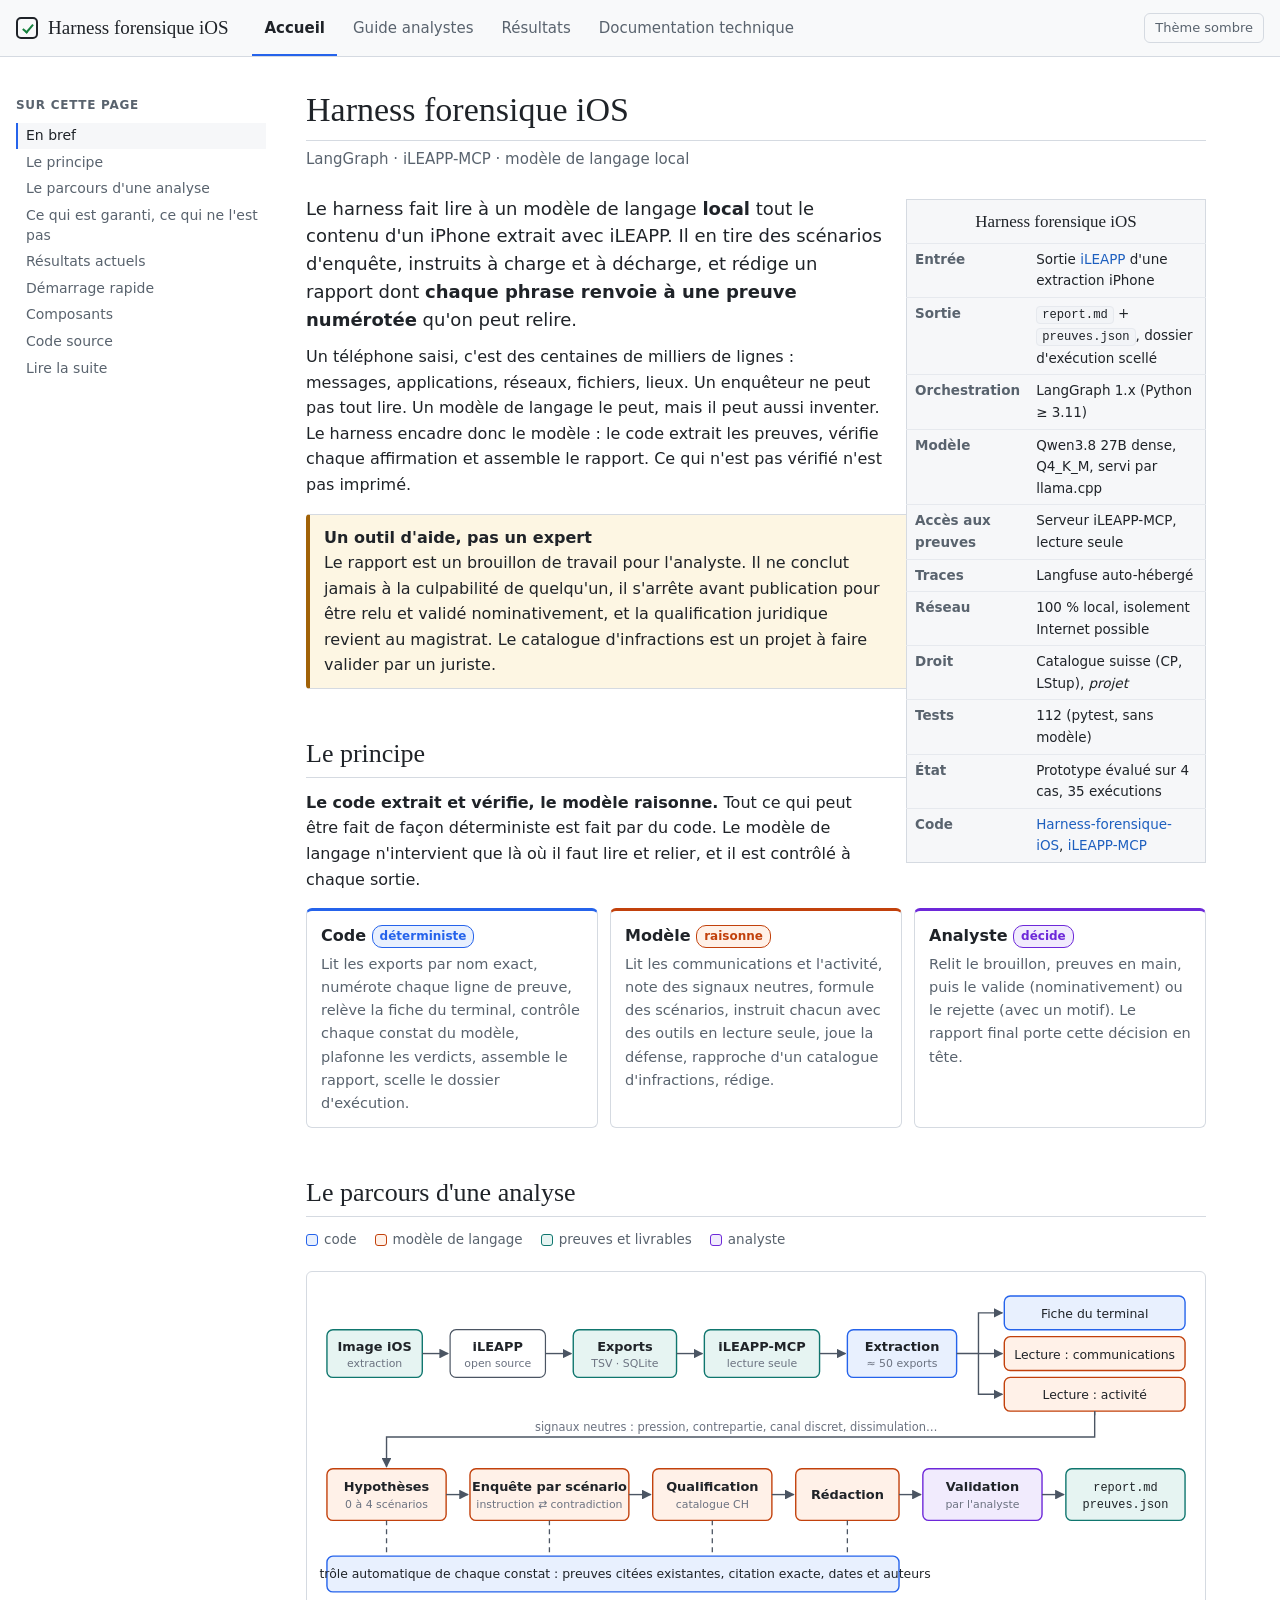
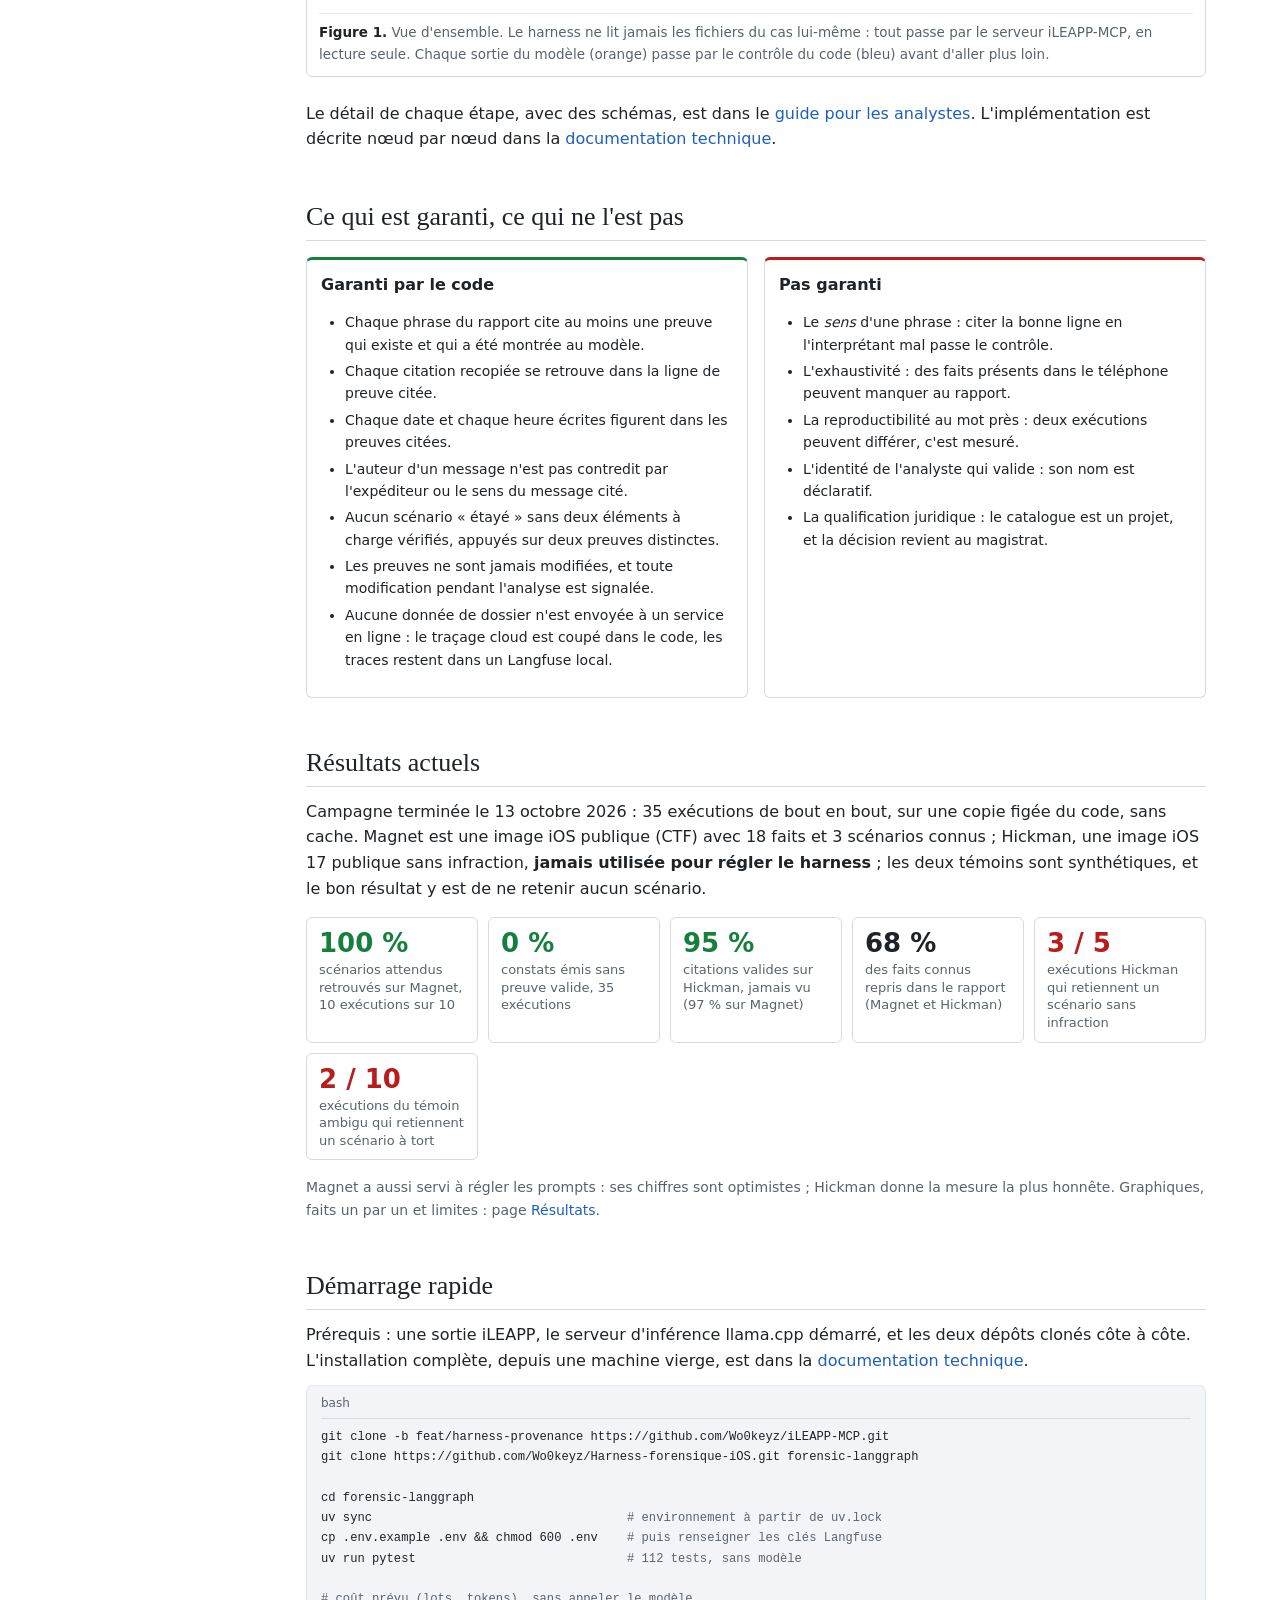
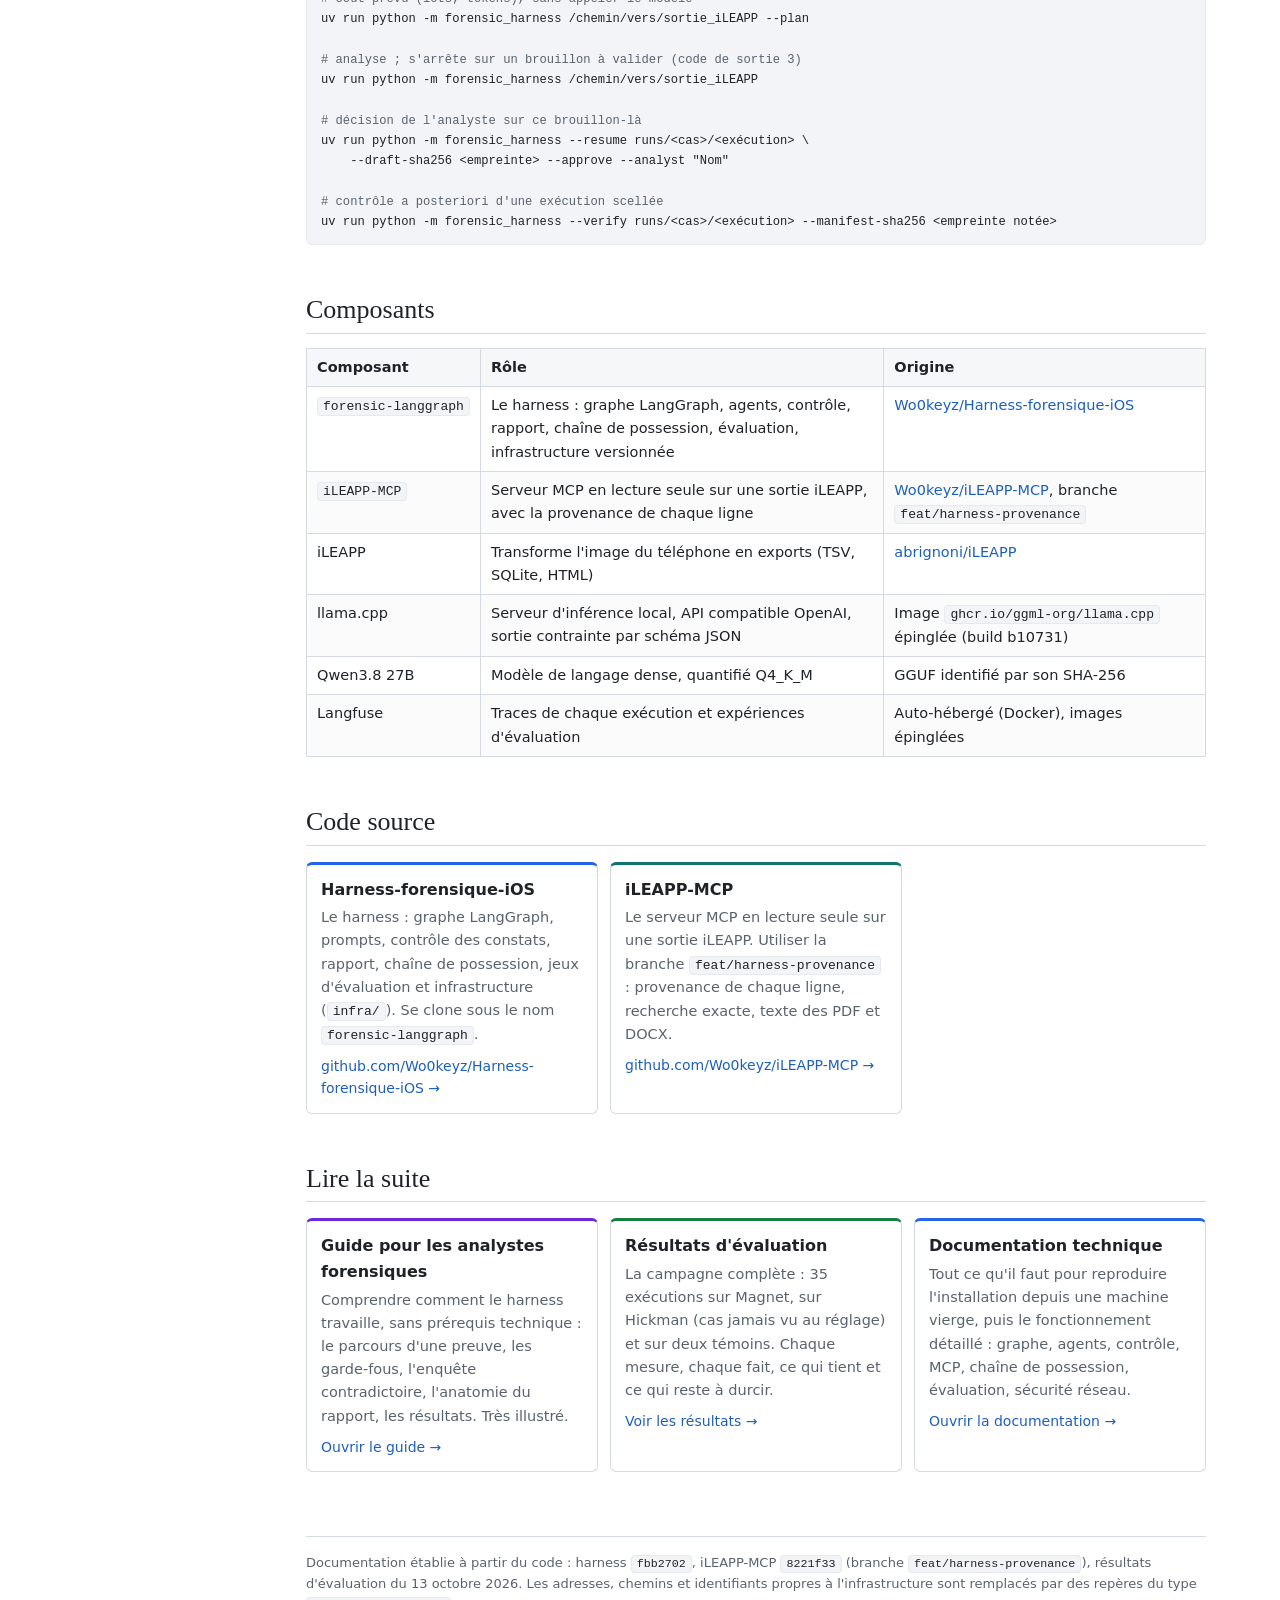
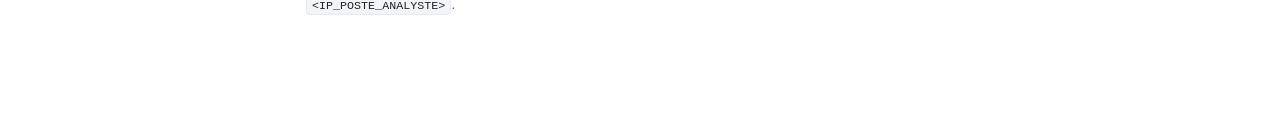
<file: docs/index.html>
<!doctype html>
<html lang="fr">
<head>
<meta charset="utf-8">
<meta name="viewport" content="width=device-width, initial-scale=1">
<title>Harness forensique iOS</title>
<meta name="description" content="Analyse d'une extraction iPhone par un modèle de langage local, où le code extrait et vérifie et le modèle raisonne.">
<link rel="stylesheet" href="assets/style.css">
<script src="assets/site.js"></script>
</head>
<body>

<header class="topbar">
  <div class="topbar-inner">
    <a class="brand" href="index.html"><span class="brand-mark" aria-hidden="true"></span>Harness forensique iOS</a>
    <nav class="tabs" aria-label="Pages">
      <a href="index.html" aria-current="page">Accueil</a>
      <a href="analystes.html">Guide analystes</a>
      <a href="resultats.html">Résultats</a>
      <a href="technique.html">Documentation technique</a>
    </nav>
    <button class="theme-toggle" type="button">Thème sombre</button>
  </div>
</header>

<div class="layout">
  <aside class="toc">
    <details open>
      <summary>Sommaire</summary>
      <p class="toc-title">Sur cette page</p>
      <ol>
        <li><a href="#en-bref">En bref</a></li>
        <li><a href="#principe">Le principe</a></li>
        <li><a href="#parcours">Le parcours d'une analyse</a></li>
        <li><a href="#garanties">Ce qui est garanti, ce qui ne l'est pas</a></li>
        <li><a href="#resultats">Résultats actuels</a></li>
        <li><a href="#demarrage">Démarrage rapide</a></li>
        <li><a href="#composants">Composants</a></li>
        <li><a href="#code">Code source</a></li>
        <li><a href="#documentation">Lire la suite</a></li>
      </ol>
    </details>
  </aside>

  <main class="content">
    <h1>Harness forensique iOS</h1>
    <p class="subtitle">LangGraph · iLEAPP-MCP · modèle de langage local</p>

    <table class="infobox">
      <caption>Harness forensique iOS</caption>
      <tbody>
        <tr><th>Entrée</th><td>Sortie <a href="https://github.com/abrignoni/iLEAPP">iLEAPP</a> d'une extraction iPhone</td></tr>
        <tr><th>Sortie</th><td><code>report.md</code> + <code>preuves.json</code>, dossier d'exécution scellé</td></tr>
        <tr><th>Orchestration</th><td>LangGraph 1.x (Python ≥ 3.11)</td></tr>
        <tr><th>Modèle</th><td>Qwen3.8 27B dense, Q4_K_M, servi par llama.cpp</td></tr>
        <tr><th>Accès aux preuves</th><td>Serveur iLEAPP-MCP, lecture seule</td></tr>
        <tr><th>Traces</th><td>Langfuse auto-hébergé</td></tr>
        <tr><th>Réseau</th><td>100 % local, isolement Internet possible</td></tr>
        <tr><th>Droit</th><td>Catalogue suisse (CP, LStup), <em>projet</em></td></tr>
        <tr><th>Tests</th><td>112 (pytest, sans modèle)</td></tr>
        <tr><th>État</th><td>Prototype évalué sur 4 cas, 35 exécutions</td></tr>
        <tr><th>Code</th><td><a href="https://github.com/Wo0keyz/Harness-forensique-iOS">Harness-forensique-iOS</a>, <a href="https://github.com/Wo0keyz/iLEAPP-MCP/tree/feat/harness-provenance">iLEAPP-MCP</a></td></tr>
      </tbody>
    </table>

    <section id="en-bref">
      <p class="lead">Le harness fait lire à un modèle de langage <strong>local</strong> tout le contenu d'un iPhone
      extrait avec iLEAPP. Il en tire des scénarios d'enquête, instruits à charge et à décharge, et rédige un rapport
      dont <strong>chaque phrase renvoie à une preuve numérotée</strong> qu'on peut relire.</p>
      <p>Un téléphone saisi, c'est des centaines de milliers de lignes : messages, applications, réseaux, fichiers,
      lieux. Un enquêteur ne peut pas tout lire. Un modèle de langage le peut, mais il peut aussi inventer. Le harness
      encadre donc le modèle : le code extrait les preuves, vérifie chaque affirmation et assemble le rapport. Ce qui
      n'est pas vérifié n'est pas imprimé.</p>
      <div class="callout warn">
        <span class="callout-title">Un outil d'aide, pas un expert</span>
        Le rapport est un brouillon de travail pour l'analyste. Il ne conclut jamais à la culpabilité de quelqu'un,
        il s'arrête avant publication pour être relu et validé nominativement, et la qualification juridique revient
        au magistrat. Le catalogue d'infractions est un projet à faire valider par un juriste.
      </div>
    </section>

    <section id="principe">
      <h2>Le principe</h2>
      <p><strong>Le code extrait et vérifie, le modèle raisonne.</strong> Tout ce qui peut être fait de façon
      déterministe est fait par du code. Le modèle de langage n'intervient que là où il faut lire et relier, et il
      est contrôlé à chaque sortie.</p>
      <div class="cards">
        <div class="card code">
          <h3>Code <span class="tag code">déterministe</span></h3>
          <p>Lit les exports par nom exact, numérote chaque ligne de preuve, relève la fiche du terminal, contrôle
          chaque constat du modèle, plafonne les verdicts, assemble le rapport, scelle le dossier d'exécution.</p>
        </div>
        <div class="card model">
          <h3>Modèle <span class="tag model">raisonne</span></h3>
          <p>Lit les communications et l'activité, note des signaux neutres, formule des scénarios, instruit chacun
          avec des outils en lecture seule, joue la défense, rapproche d'un catalogue d'infractions, rédige.</p>
        </div>
        <div class="card human">
          <h3>Analyste <span class="tag human">décide</span></h3>
          <p>Relit le brouillon, preuves en main, puis le valide (nominativement) ou le rejette (avec un motif).
          Le rapport final porte cette décision en tête.</p>
        </div>
      </div>
    </section>

    <section id="parcours">
      <h2>Le parcours d'une analyse</h2>
      <div class="legend">
        <span><i class="l-code"></i>code</span>
        <span><i class="l-model"></i>modèle de langage</span>
        <span><i class="l-data"></i>preuves et livrables</span>
        <span><i class="l-human"></i>analyste</span>
      </div>
      <figure class="diagram">
        <div class="scroll-x">
        <svg viewBox="0 0 880 316" role="img" aria-labelledby="fig1-t">
          <title id="fig1-t">De l'image iOS au rapport : extraction, lecture, hypothèses, enquête, qualification, rédaction, validation</title>
          <defs>
            <marker id="a1" viewBox="0 0 10 10" refX="9" refY="5" markerWidth="7" markerHeight="7" orient="auto-start-reverse"><path class="arrow-head" d="M0,0 L10,5 L0,10 z"/></marker>
          </defs>
          <!-- rangée 1 -->
          <rect class="b-data" x="8" y="42" width="96" height="48" rx="6"/>
          <text x="56" y="63" text-anchor="middle" font-size="13" class="t-b">Image iOS</text>
          <text x="56" y="80" text-anchor="middle" font-size="11" class="t-muted">extraction</text>

          <rect class="box" x="132" y="42" width="96" height="48" rx="6"/>
          <text x="180" y="63" text-anchor="middle" font-size="13" class="t-b">iLEAPP</text>
          <text x="180" y="80" text-anchor="middle" font-size="11" class="t-muted">open source</text>

          <rect class="b-data" x="256" y="42" width="104" height="48" rx="6"/>
          <text x="308" y="63" text-anchor="middle" font-size="13" class="t-b">Exports</text>
          <text x="308" y="80" text-anchor="middle" font-size="11" class="t-muted">TSV · SQLite</text>

          <rect class="b-data" x="388" y="42" width="116" height="48" rx="6"/>
          <text x="446" y="63" text-anchor="middle" font-size="13" class="t-b">iLEAPP-MCP</text>
          <text x="446" y="80" text-anchor="middle" font-size="11" class="t-muted">lecture seule</text>

          <rect class="b-code" x="532" y="42" width="110" height="48" rx="6"/>
          <text x="587" y="63" text-anchor="middle" font-size="13" class="t-b">Extraction</text>
          <text x="587" y="80" text-anchor="middle" font-size="11" class="t-muted">≈ 50 exports</text>

          <rect class="b-code" x="690" y="8" width="182" height="34" rx="6"/>
          <text x="781" y="30" text-anchor="middle" font-size="12.5">Fiche du terminal</text>
          <rect class="b-model" x="690" y="49" width="182" height="34" rx="6"/>
          <text x="781" y="71" text-anchor="middle" font-size="12.5">Lecture : communications</text>
          <rect class="b-model" x="690" y="90" width="182" height="34" rx="6"/>
          <text x="781" y="112" text-anchor="middle" font-size="12.5">Lecture : activité</text>

          <line class="line" x1="104" y1="66" x2="130" y2="66" marker-end="url(#a1)"/>
          <line class="line" x1="228" y1="66" x2="254" y2="66" marker-end="url(#a1)"/>
          <line class="line" x1="360" y1="66" x2="386" y2="66" marker-end="url(#a1)"/>
          <line class="line" x1="504" y1="66" x2="530" y2="66" marker-end="url(#a1)"/>
          <path class="line" d="M642,66 L664,66 L664,25 L688,25" marker-end="url(#a1)"/>
          <path class="line" d="M664,66 L688,66" marker-end="url(#a1)"/>
          <path class="line" d="M664,66 L664,107 L688,107" marker-end="url(#a1)"/>

          <!-- liaison vers la rangée 2 -->
          <path class="line" d="M781,124 L781,150 L68,150 L68,180" marker-end="url(#a1)"/>
          <text x="420" y="144" text-anchor="middle" font-size="11.5" class="t-muted">signaux neutres : pression, contrepartie, canal discret, dissimulation…</text>

          <!-- rangée 2 -->
          <rect class="b-model" x="8" y="182" width="120" height="52" rx="6"/>
          <text x="68" y="204" text-anchor="middle" font-size="13" class="t-b">Hypothèses</text>
          <text x="68" y="222" text-anchor="middle" font-size="11" class="t-muted">0 à 4 scénarios</text>

          <rect class="b-model" x="152" y="182" width="160" height="52" rx="6"/>
          <text x="232" y="204" text-anchor="middle" font-size="13" class="t-b">Enquête par scénario</text>
          <text x="232" y="222" text-anchor="middle" font-size="11" class="t-muted">instruction ⇄ contradiction</text>

          <rect class="b-model" x="336" y="182" width="120" height="52" rx="6"/>
          <text x="396" y="204" text-anchor="middle" font-size="13" class="t-b">Qualification</text>
          <text x="396" y="222" text-anchor="middle" font-size="11" class="t-muted">catalogue CH</text>

          <rect class="b-model" x="480" y="182" width="104" height="52" rx="6"/>
          <text x="532" y="212" text-anchor="middle" font-size="13" class="t-b">Rédaction</text>

          <rect class="b-human" x="608" y="182" width="120" height="52" rx="6"/>
          <text x="668" y="204" text-anchor="middle" font-size="13" class="t-b">Validation</text>
          <text x="668" y="222" text-anchor="middle" font-size="11" class="t-muted">par l'analyste</text>

          <rect class="b-data" x="752" y="182" width="120" height="52" rx="6"/>
          <text x="812" y="204" text-anchor="middle" font-size="12" class="t-mono">report.md</text>
          <text x="812" y="222" text-anchor="middle" font-size="12" class="t-mono">preuves.json</text>

          <line class="line" x1="128" y1="208" x2="150" y2="208" marker-end="url(#a1)"/>
          <line class="line" x1="312" y1="208" x2="334" y2="208" marker-end="url(#a1)"/>
          <line class="line" x1="456" y1="208" x2="478" y2="208" marker-end="url(#a1)"/>
          <line class="line" x1="584" y1="208" x2="606" y2="208" marker-end="url(#a1)"/>
          <line class="line" x1="728" y1="208" x2="750" y2="208" marker-end="url(#a1)"/>

          <!-- contrôle automatique -->
          <rect class="b-code" x="8" y="270" width="576" height="36" rx="6"/>
          <text x="296" y="292" text-anchor="middle" font-size="12.5">Contrôle automatique de chaque constat : preuves citées existantes, citation exacte, dates et auteurs</text>
          <line class="line-dash" x1="68" y1="234" x2="68" y2="268"/>
          <line class="line-dash" x1="232" y1="234" x2="232" y2="268"/>
          <line class="line-dash" x1="396" y1="234" x2="396" y2="268"/>
          <line class="line-dash" x1="532" y1="234" x2="532" y2="268"/>
          <line class="line-dash" x1="781" y1="124" x2="781" y2="128"/>
        </svg>
        </div>
        <figcaption><b>Figure 1.</b> Vue d'ensemble. Le harness ne lit jamais les fichiers du cas lui-même : tout passe
        par le serveur iLEAPP-MCP, en lecture seule. Chaque sortie du modèle (orange) passe par le contrôle du code
        (bleu) avant d'aller plus loin.</figcaption>
      </figure>
      <p>Le détail de chaque étape, avec des schémas, est dans le <a href="analystes.html">guide pour les
      analystes</a>. L'implémentation est décrite nœud par nœud dans la <a href="technique.html#graphe">documentation
      technique</a>.</p>
    </section>

    <section id="garanties">
      <h2>Ce qui est garanti, ce qui ne l'est pas</h2>
      <div class="two-col">
        <div class="yes">
          <h4>Garanti par le code</h4>
          <ul class="small">
            <li>Chaque phrase du rapport cite au moins une preuve qui existe et qui a été montrée au modèle.</li>
            <li>Chaque citation recopiée se retrouve dans la ligne de preuve citée.</li>
            <li>Chaque date et chaque heure écrites figurent dans les preuves citées.</li>
            <li>L'auteur d'un message n'est pas contredit par l'expéditeur ou le sens du message cité.</li>
            <li>Aucun scénario « étayé » sans deux éléments à charge vérifiés, appuyés sur deux preuves distinctes.</li>
            <li>Les preuves ne sont jamais modifiées, et toute modification pendant l'analyse est signalée.</li>
            <li>Aucune donnée de dossier n'est envoyée à un service en ligne : le traçage cloud est coupé dans le code, les traces restent dans un Langfuse local.</li>
          </ul>
        </div>
        <div class="no">
          <h4>Pas garanti</h4>
          <ul class="small">
            <li>Le <em>sens</em> d'une phrase : citer la bonne ligne en l'interprétant mal passe le contrôle.</li>
            <li>L'exhaustivité : des faits présents dans le téléphone peuvent manquer au rapport.</li>
            <li>La reproductibilité au mot près : deux exécutions peuvent différer, c'est mesuré.</li>
            <li>L'identité de l'analyste qui valide : son nom est déclaratif.</li>
            <li>La qualification juridique : le catalogue est un projet, et la décision revient au magistrat.</li>
          </ul>
        </div>
      </div>
    </section>

    <section id="resultats">
      <h2>Résultats actuels</h2>
      <p>Campagne terminée le 13 octobre 2026 : 35 exécutions de bout en bout, sur une copie figée du code, sans
      cache. Magnet est une image iOS publique (CTF) avec 18 faits et 3 scénarios connus ; Hickman, une image iOS 17
      publique sans infraction, <strong>jamais utilisée pour régler le harness</strong> ; les deux témoins sont
      synthétiques, et le bon résultat y est de ne retenir aucun scénario.</p>
      <div class="kpis">
        <div class="kpi ok"><div class="v">100 %</div><div class="l">scénarios attendus retrouvés sur Magnet, 10 exécutions sur 10</div></div>
        <div class="kpi ok"><div class="v">0 %</div><div class="l">constats émis sans preuve valide, 35 exécutions</div></div>
        <div class="kpi ok"><div class="v">95 %</div><div class="l">citations valides sur Hickman, jamais vu (97 % sur Magnet)</div></div>
        <div class="kpi"><div class="v">68 %</div><div class="l">des faits connus repris dans le rapport (Magnet et Hickman)</div></div>
        <div class="kpi ko"><div class="v">3 / 5</div><div class="l">exécutions Hickman qui retiennent un scénario sans infraction</div></div>
        <div class="kpi ko"><div class="v">2 / 10</div><div class="l">exécutions du témoin ambigu qui retiennent un scénario à tort</div></div>
      </div>
      <p class="small muted">Magnet a aussi servi à régler les prompts : ses chiffres sont optimistes ; Hickman donne
      la mesure la plus honnête. Graphiques, faits un par un et limites : page
      <a href="resultats.html">Résultats</a>.</p>
    </section>

    <section id="demarrage">
      <h2>Démarrage rapide</h2>
      <p>Prérequis : une sortie iLEAPP, le serveur d'inférence llama.cpp démarré, et les deux dépôts clonés côte à
      côte. L'installation complète, depuis une machine vierge, est dans la
      <a href="technique.html#installation">documentation technique</a>.</p>
<pre data-title="bash"><code>git clone -b feat/harness-provenance https://github.com/Wo0keyz/iLEAPP-MCP.git
git clone https://github.com/Wo0keyz/Harness-forensique-iOS.git forensic-langgraph

cd forensic-langgraph
uv sync                                   <span class="c"># environnement à partir de uv.lock</span>
cp .env.example .env &amp;&amp; chmod 600 .env    <span class="c"># puis renseigner les clés Langfuse</span>
uv run pytest                             <span class="c"># 112 tests, sans modèle</span>

<span class="c"># coût prévu (lots, tokens), sans appeler le modèle</span>
uv run python -m forensic_harness /chemin/vers/sortie_iLEAPP --plan

<span class="c"># analyse ; s'arrête sur un brouillon à valider (code de sortie 3)</span>
uv run python -m forensic_harness /chemin/vers/sortie_iLEAPP

<span class="c"># décision de l'analyste sur ce brouillon-là</span>
uv run python -m forensic_harness --resume runs/&lt;cas&gt;/&lt;exécution&gt; \
    --draft-sha256 &lt;empreinte&gt; --approve --analyst "Nom"

<span class="c"># contrôle a posteriori d'une exécution scellée</span>
uv run python -m forensic_harness --verify runs/&lt;cas&gt;/&lt;exécution&gt; --manifest-sha256 &lt;empreinte notée&gt;</code></pre>
    </section>

    <section id="composants">
      <h2>Composants</h2>
      <div class="table-wrap">
      <table>
        <thead><tr><th>Composant</th><th>Rôle</th><th>Origine</th></tr></thead>
        <tbody>
          <tr><td><code>forensic-langgraph</code></td><td>Le harness : graphe LangGraph, agents, contrôle, rapport, chaîne de possession, évaluation, infrastructure versionnée</td><td><a href="https://github.com/Wo0keyz/Harness-forensique-iOS">Wo0keyz/Harness-forensique-iOS</a></td></tr>
          <tr><td><code>iLEAPP-MCP</code></td><td>Serveur MCP en lecture seule sur une sortie iLEAPP, avec la provenance de chaque ligne</td><td><a href="https://github.com/Wo0keyz/iLEAPP-MCP/tree/feat/harness-provenance">Wo0keyz/iLEAPP-MCP</a>, branche <code>feat/harness-provenance</code></td></tr>
          <tr><td>iLEAPP</td><td>Transforme l'image du téléphone en exports (TSV, SQLite, HTML)</td><td><a href="https://github.com/abrignoni/iLEAPP">abrignoni/iLEAPP</a></td></tr>
          <tr><td>llama.cpp</td><td>Serveur d'inférence local, API compatible OpenAI, sortie contrainte par schéma JSON</td><td>Image <code>ghcr.io/ggml-org/llama.cpp</code> épinglée (build b10731)</td></tr>
          <tr><td>Qwen3.8 27B</td><td>Modèle de langage dense, quantifié Q4_K_M</td><td>GGUF identifié par son SHA-256</td></tr>
          <tr><td>Langfuse</td><td>Traces de chaque exécution et expériences d'évaluation</td><td>Auto-hébergé (Docker), images épinglées</td></tr>
        </tbody>
      </table>
      </div>
    </section>

    <section id="code">
      <h2>Code source</h2>
      <div class="cards">
        <a class="card code" href="https://github.com/Wo0keyz/Harness-forensique-iOS">
          <h3>Harness-forensique-iOS</h3>
          <p>Le harness : graphe LangGraph, prompts, contrôle des constats, rapport, chaîne de possession, jeux
          d'évaluation et infrastructure (<code>infra/</code>). Se clone sous le nom <code>forensic-langgraph</code>.</p>
          <span class="go">github.com/Wo0keyz/Harness-forensique-iOS →</span>
        </a>
        <a class="card data" href="https://github.com/Wo0keyz/iLEAPP-MCP/tree/feat/harness-provenance">
          <h3>iLEAPP-MCP</h3>
          <p>Le serveur MCP en lecture seule sur une sortie iLEAPP. Utiliser la branche
          <code>feat/harness-provenance</code> : provenance de chaque ligne, recherche exacte, texte des PDF et DOCX.</p>
          <span class="go">github.com/Wo0keyz/iLEAPP-MCP →</span>
        </a>
      </div>
    </section>

    <section id="documentation">
      <h2>Lire la suite</h2>
      <div class="cards">
        <a class="card human" href="analystes.html">
          <h3>Guide pour les analystes forensiques</h3>
          <p>Comprendre comment le harness travaille, sans prérequis technique : le parcours d'une preuve, les
          garde-fous, l'enquête contradictoire, l'anatomie du rapport, les résultats. Très illustré.</p>
          <span class="go">Ouvrir le guide →</span>
        </a>
        <a class="card ok" href="resultats.html">
          <h3>Résultats d'évaluation</h3>
          <p>La campagne complète : 35 exécutions sur Magnet, sur Hickman (cas jamais vu au réglage) et sur deux
          témoins. Chaque mesure, chaque fait, ce qui tient et ce qui reste à durcir.</p>
          <span class="go">Voir les résultats →</span>
        </a>
        <a class="card code" href="technique.html">
          <h3>Documentation technique</h3>
          <p>Tout ce qu'il faut pour reproduire l'installation depuis une machine vierge, puis le fonctionnement
          détaillé : graphe, agents, contrôle, MCP, chaîne de possession, évaluation, sécurité réseau.</p>
          <span class="go">Ouvrir la documentation →</span>
        </a>
      </div>
    </section>

    <p class="footer">Documentation établie à partir du code : harness <code>fbb2702</code>, iLEAPP-MCP
    <code>8221f33</code> (branche <code>feat/harness-provenance</code>), résultats d'évaluation du 13 octobre 2026.
    Les adresses, chemins et identifiants propres à l'infrastructure sont remplacés par des repères du type
    <code>&lt;IP_POSTE_ANALYSTE&gt;</code>.</p>
  </main>
</div>
</body>
</html>
</file>
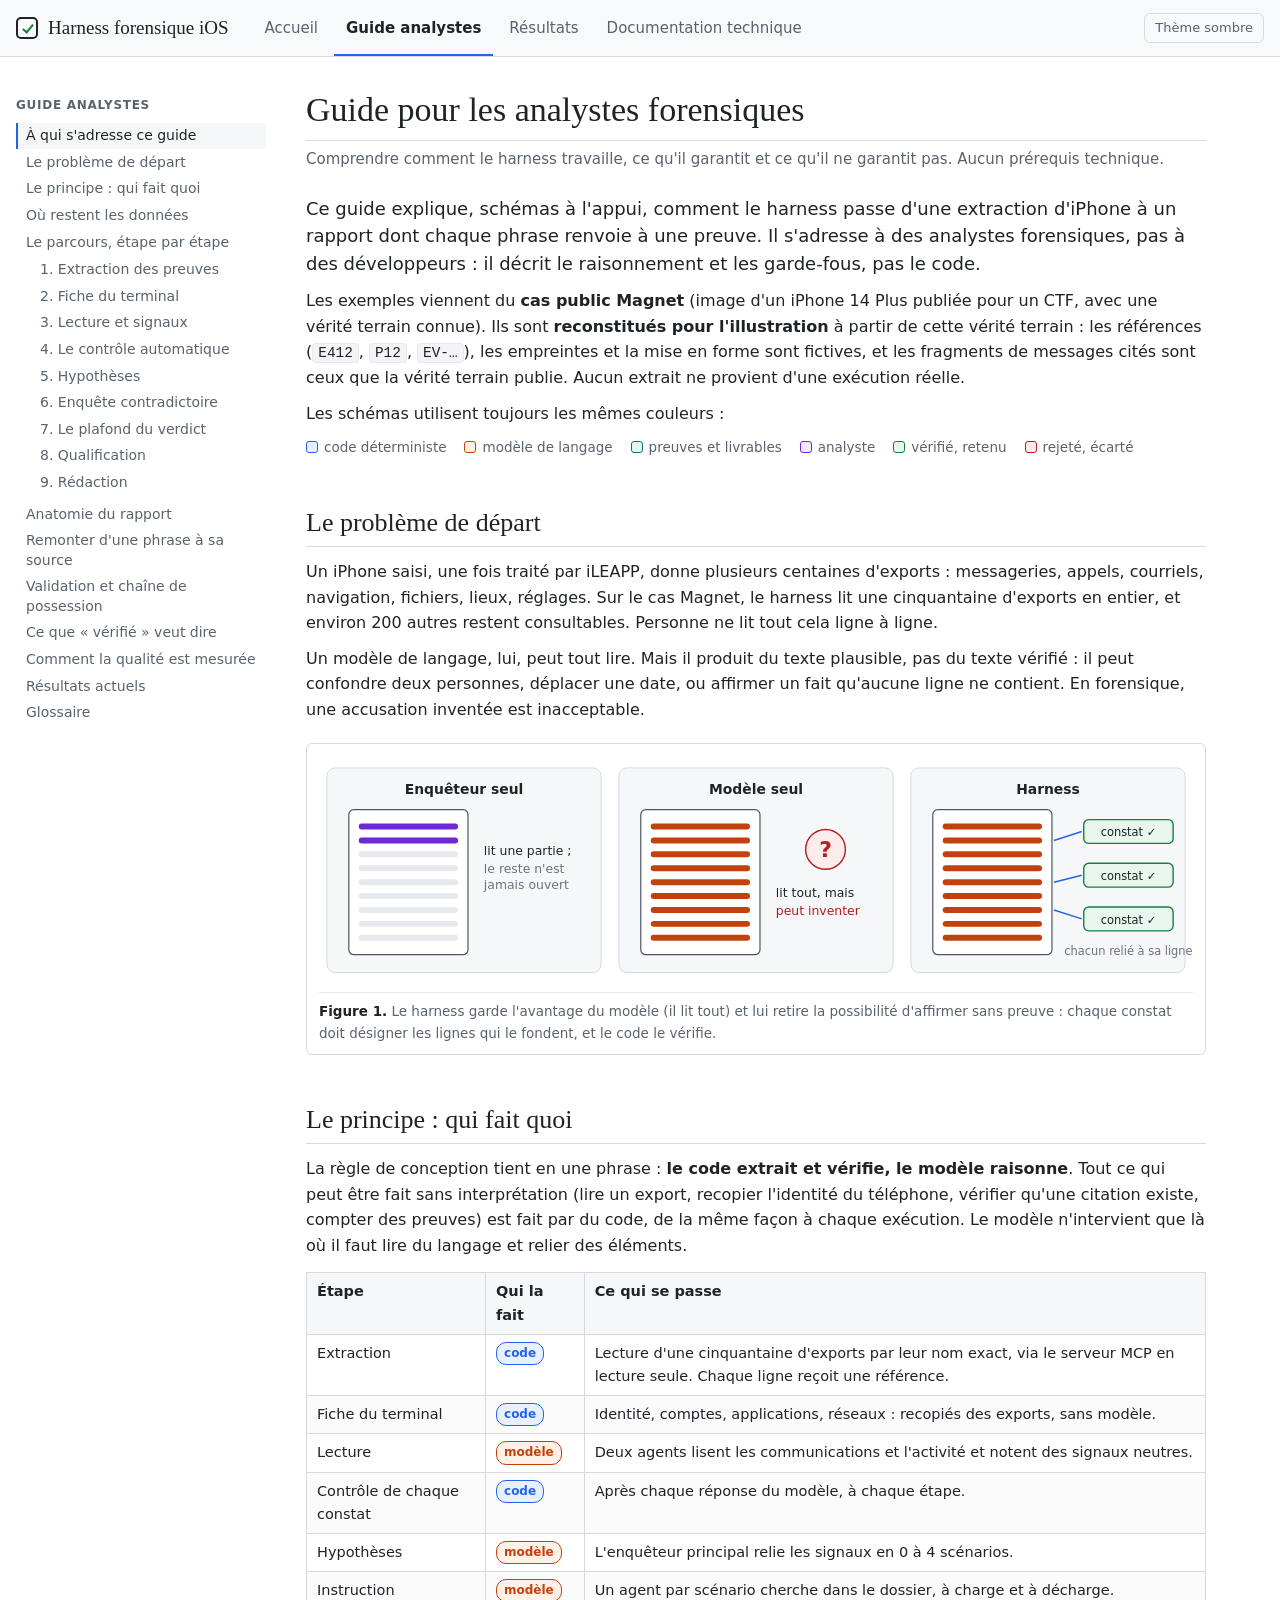
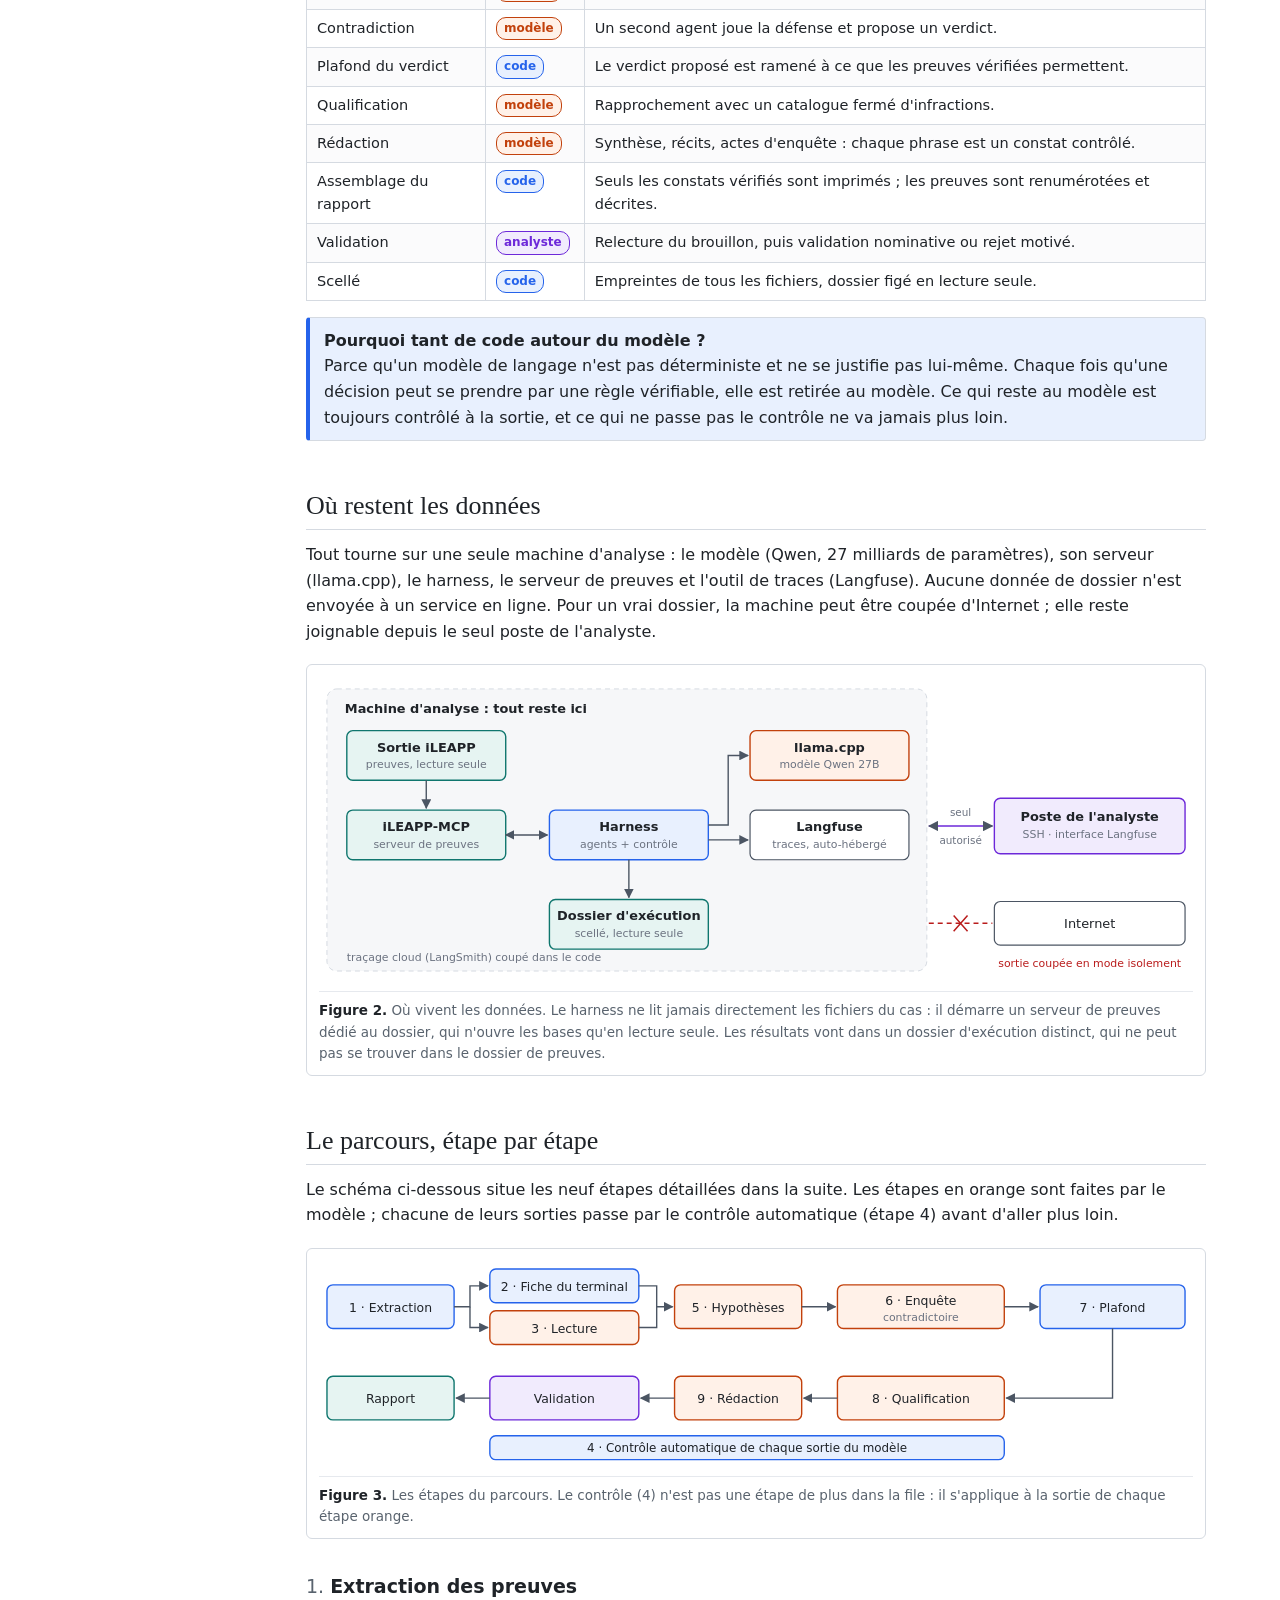
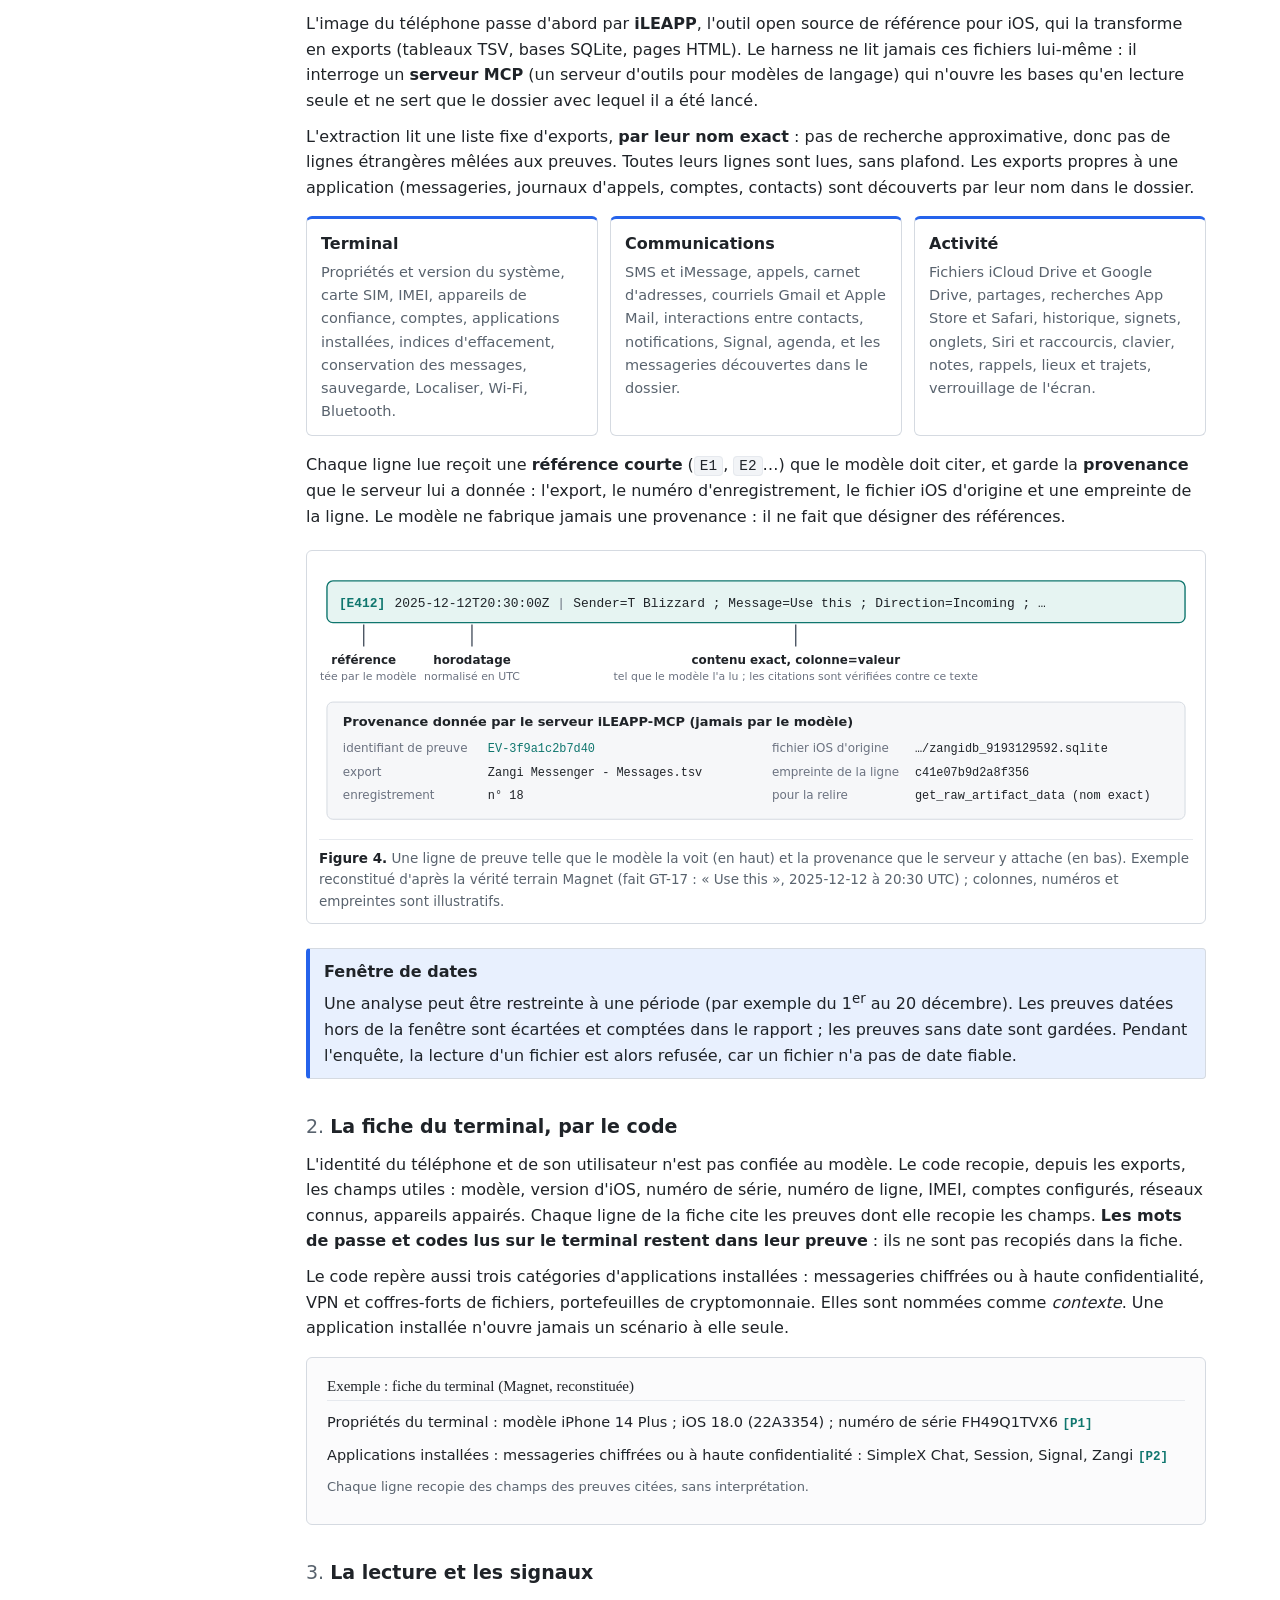
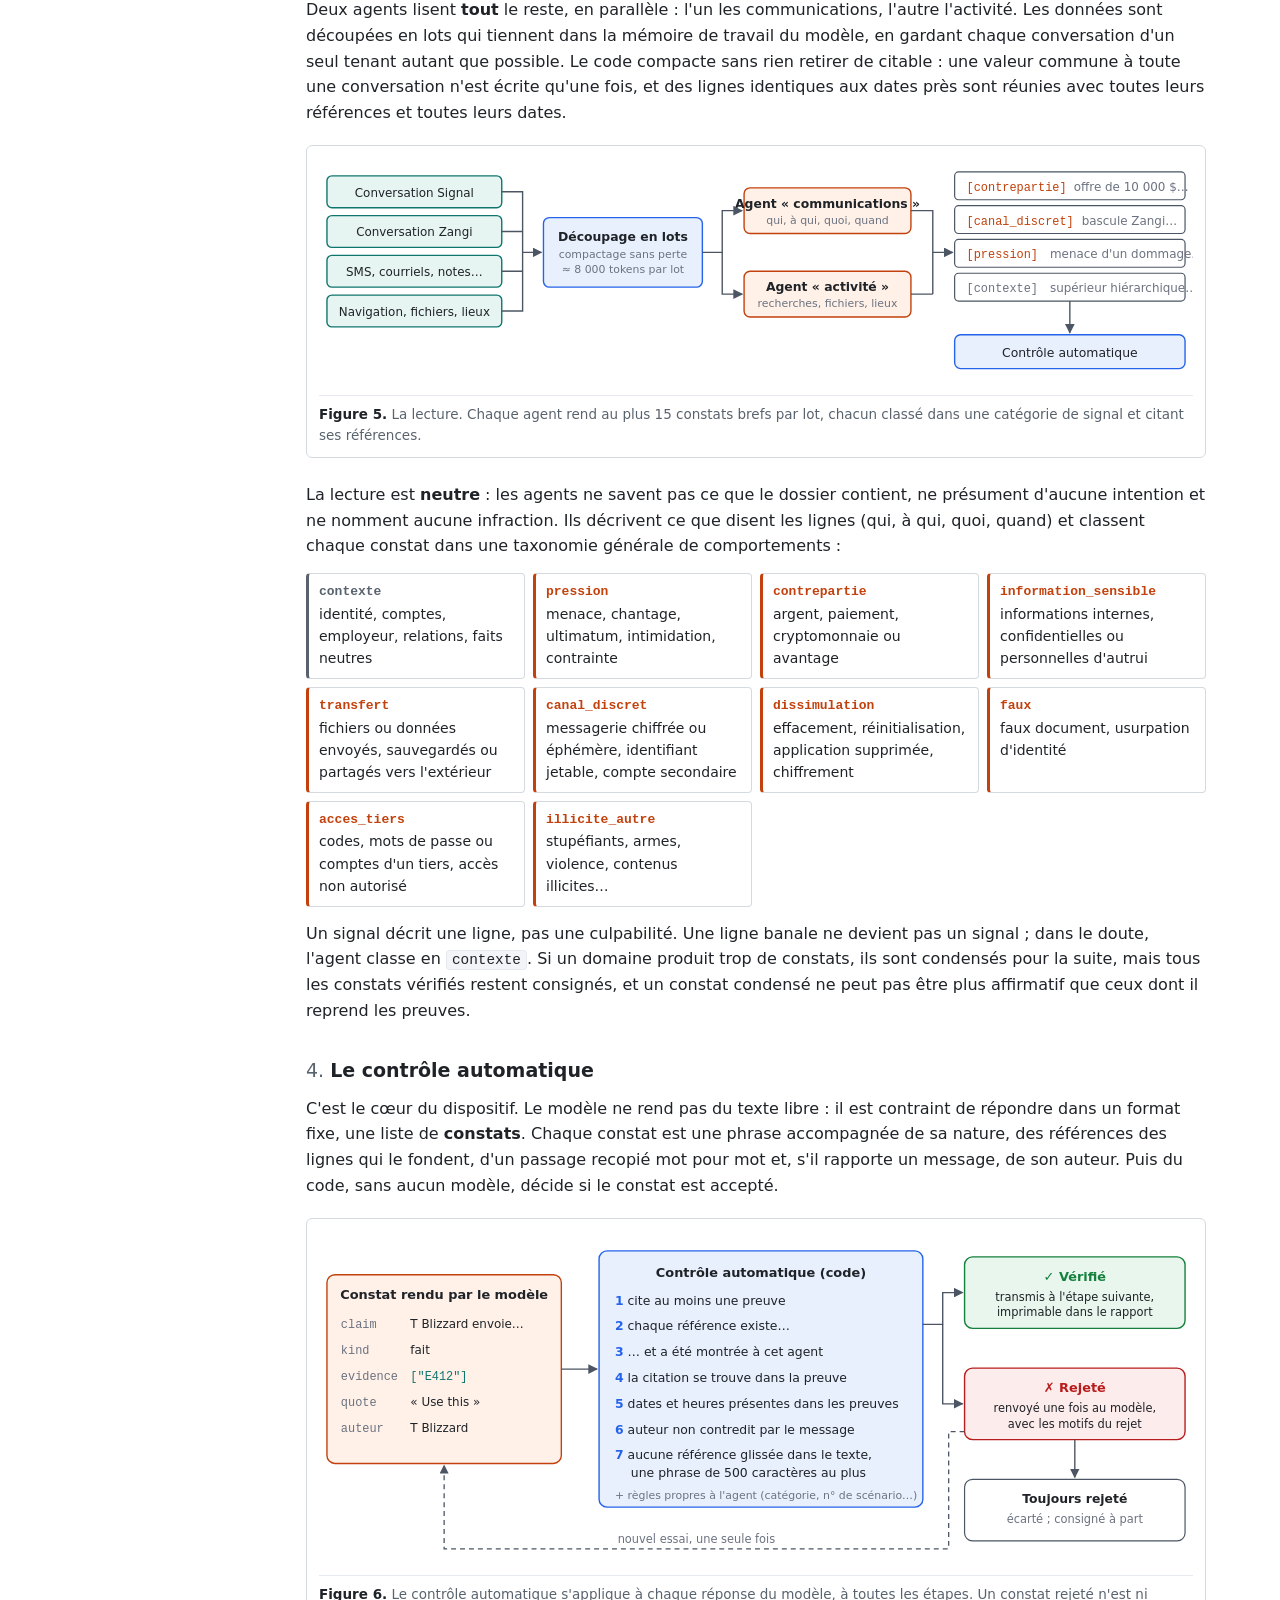
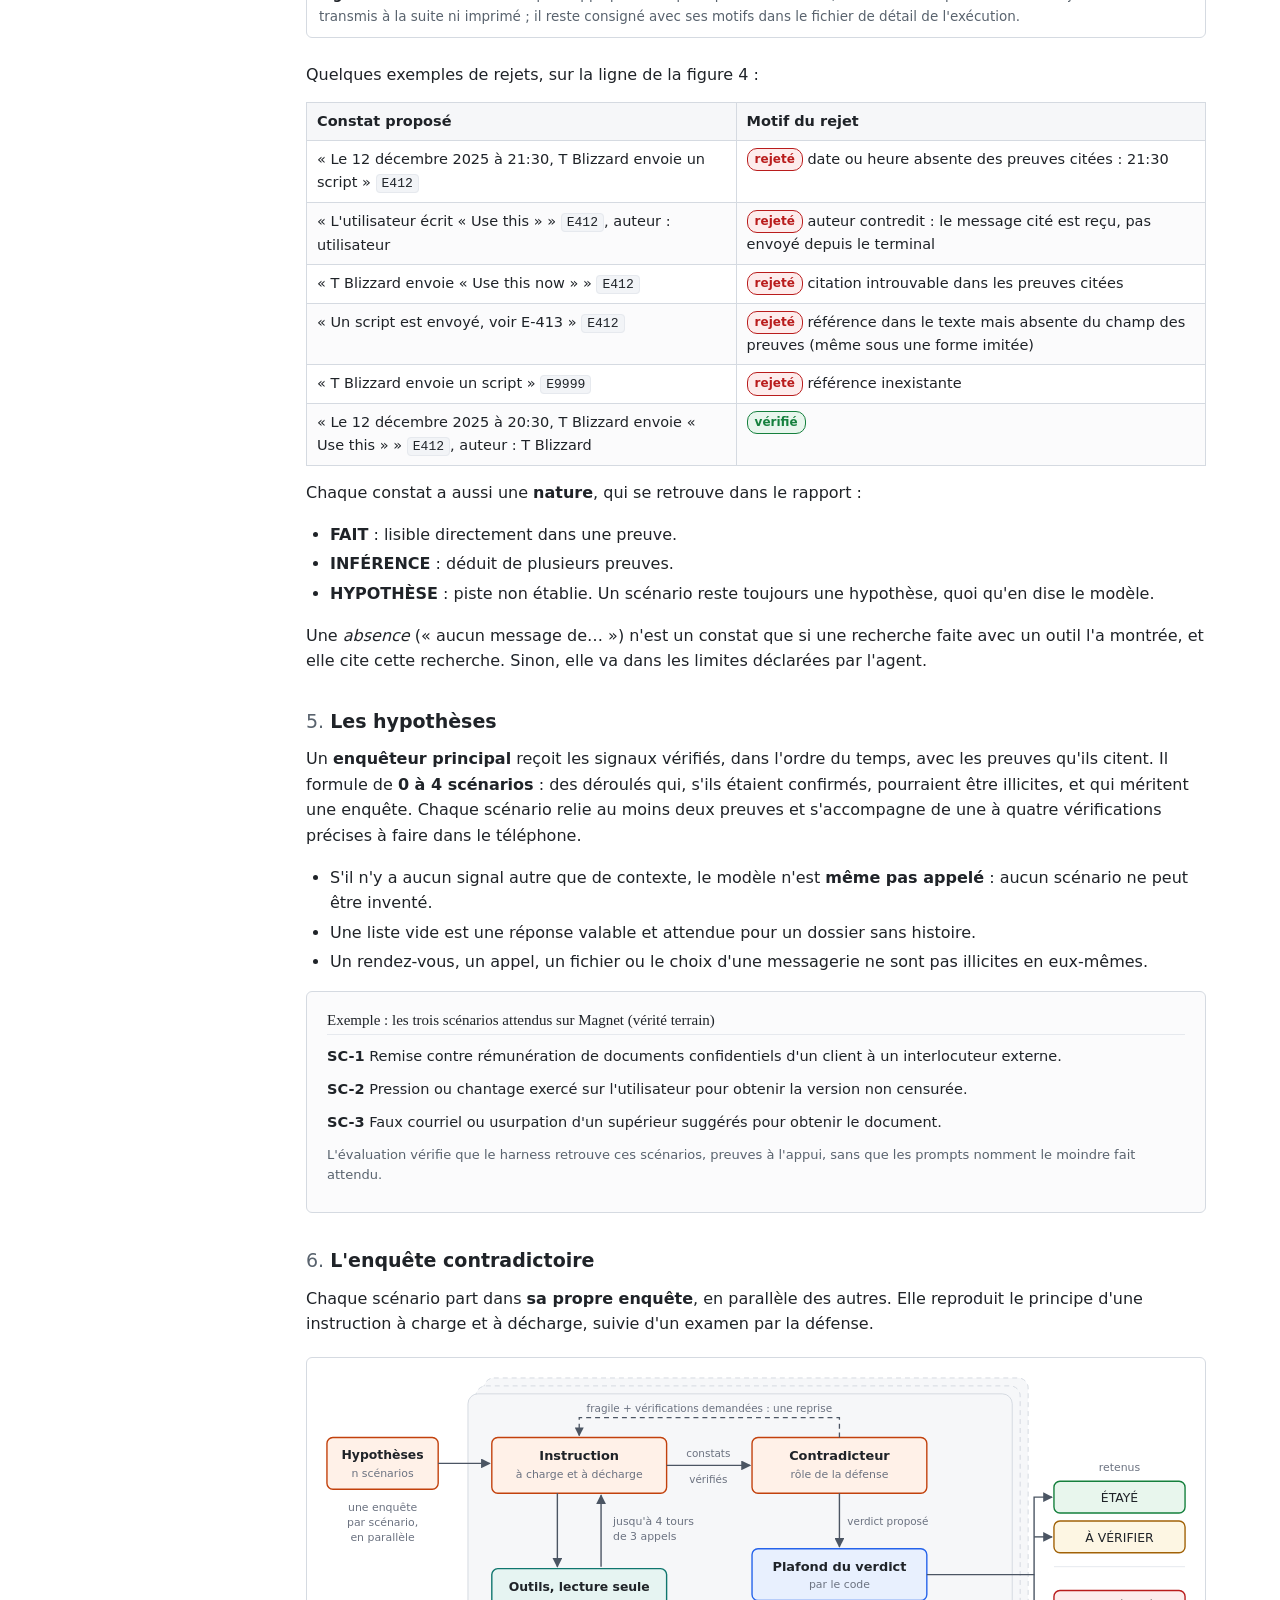
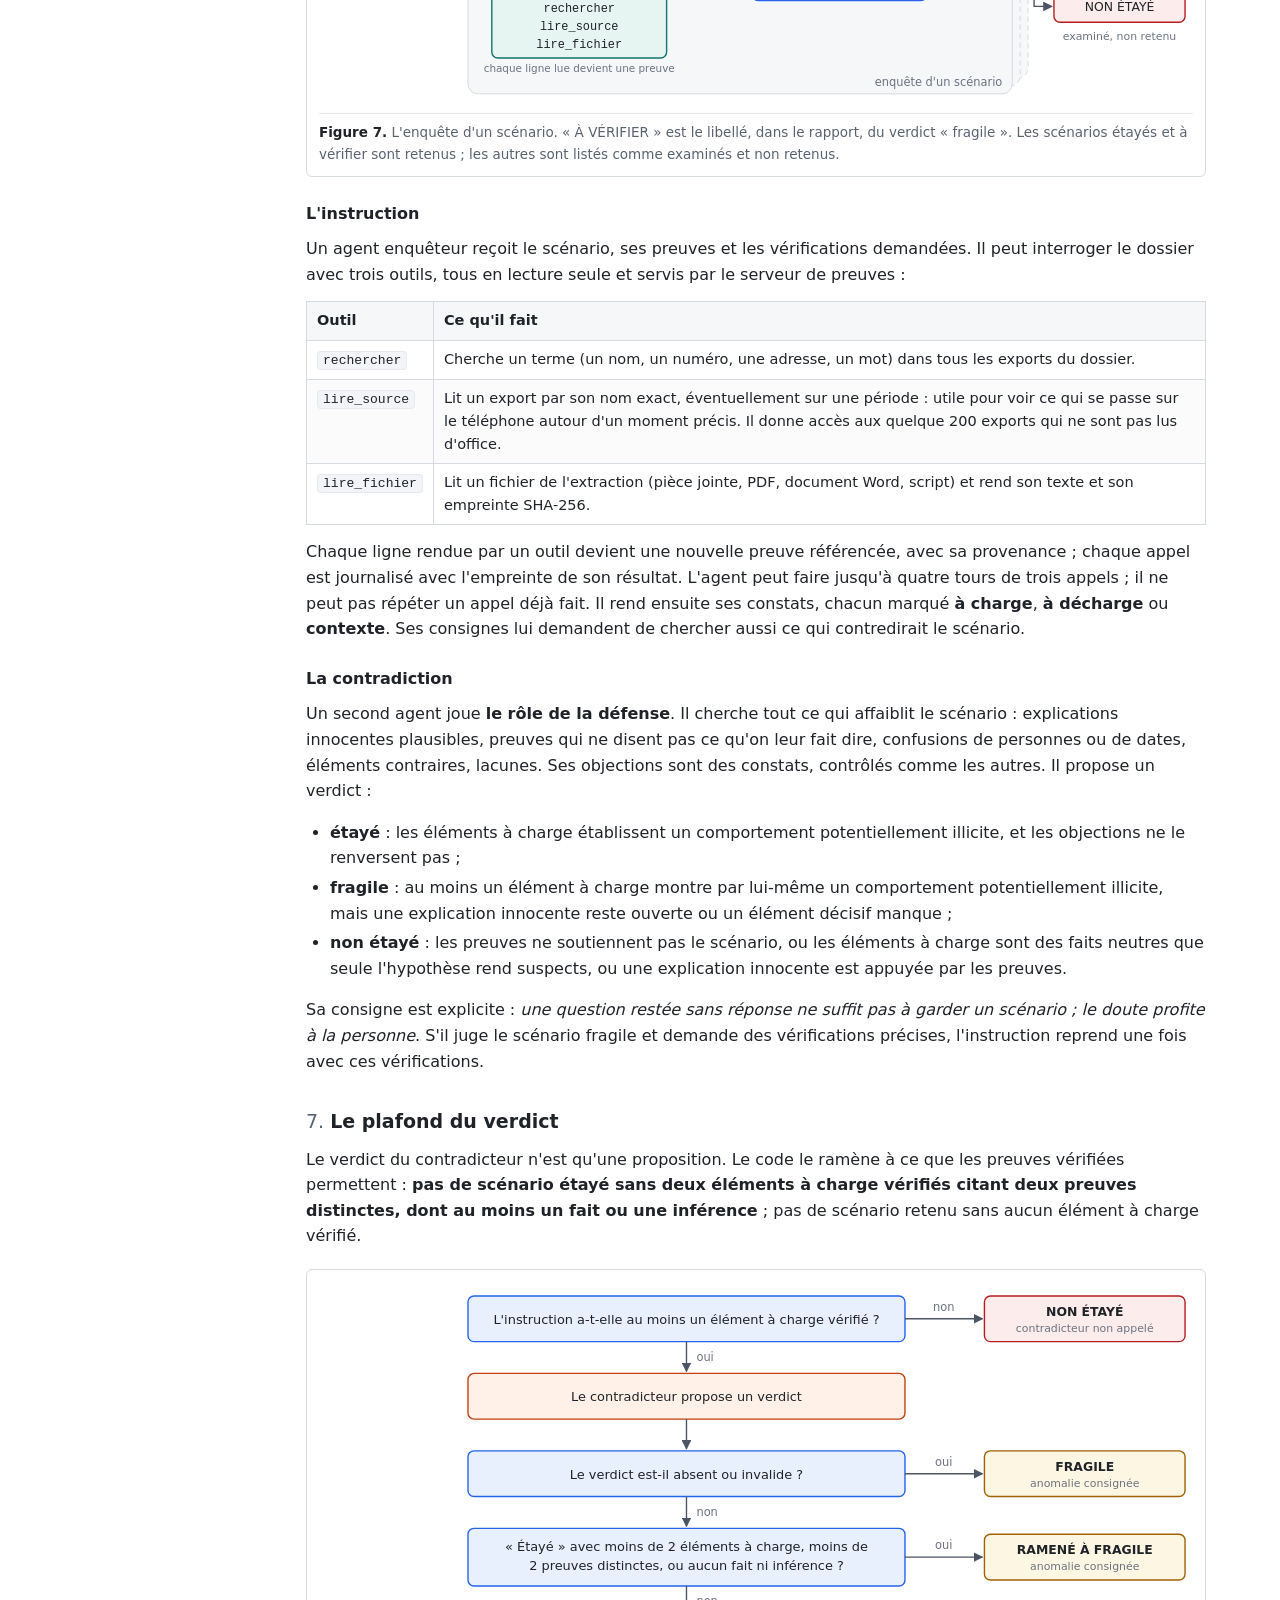
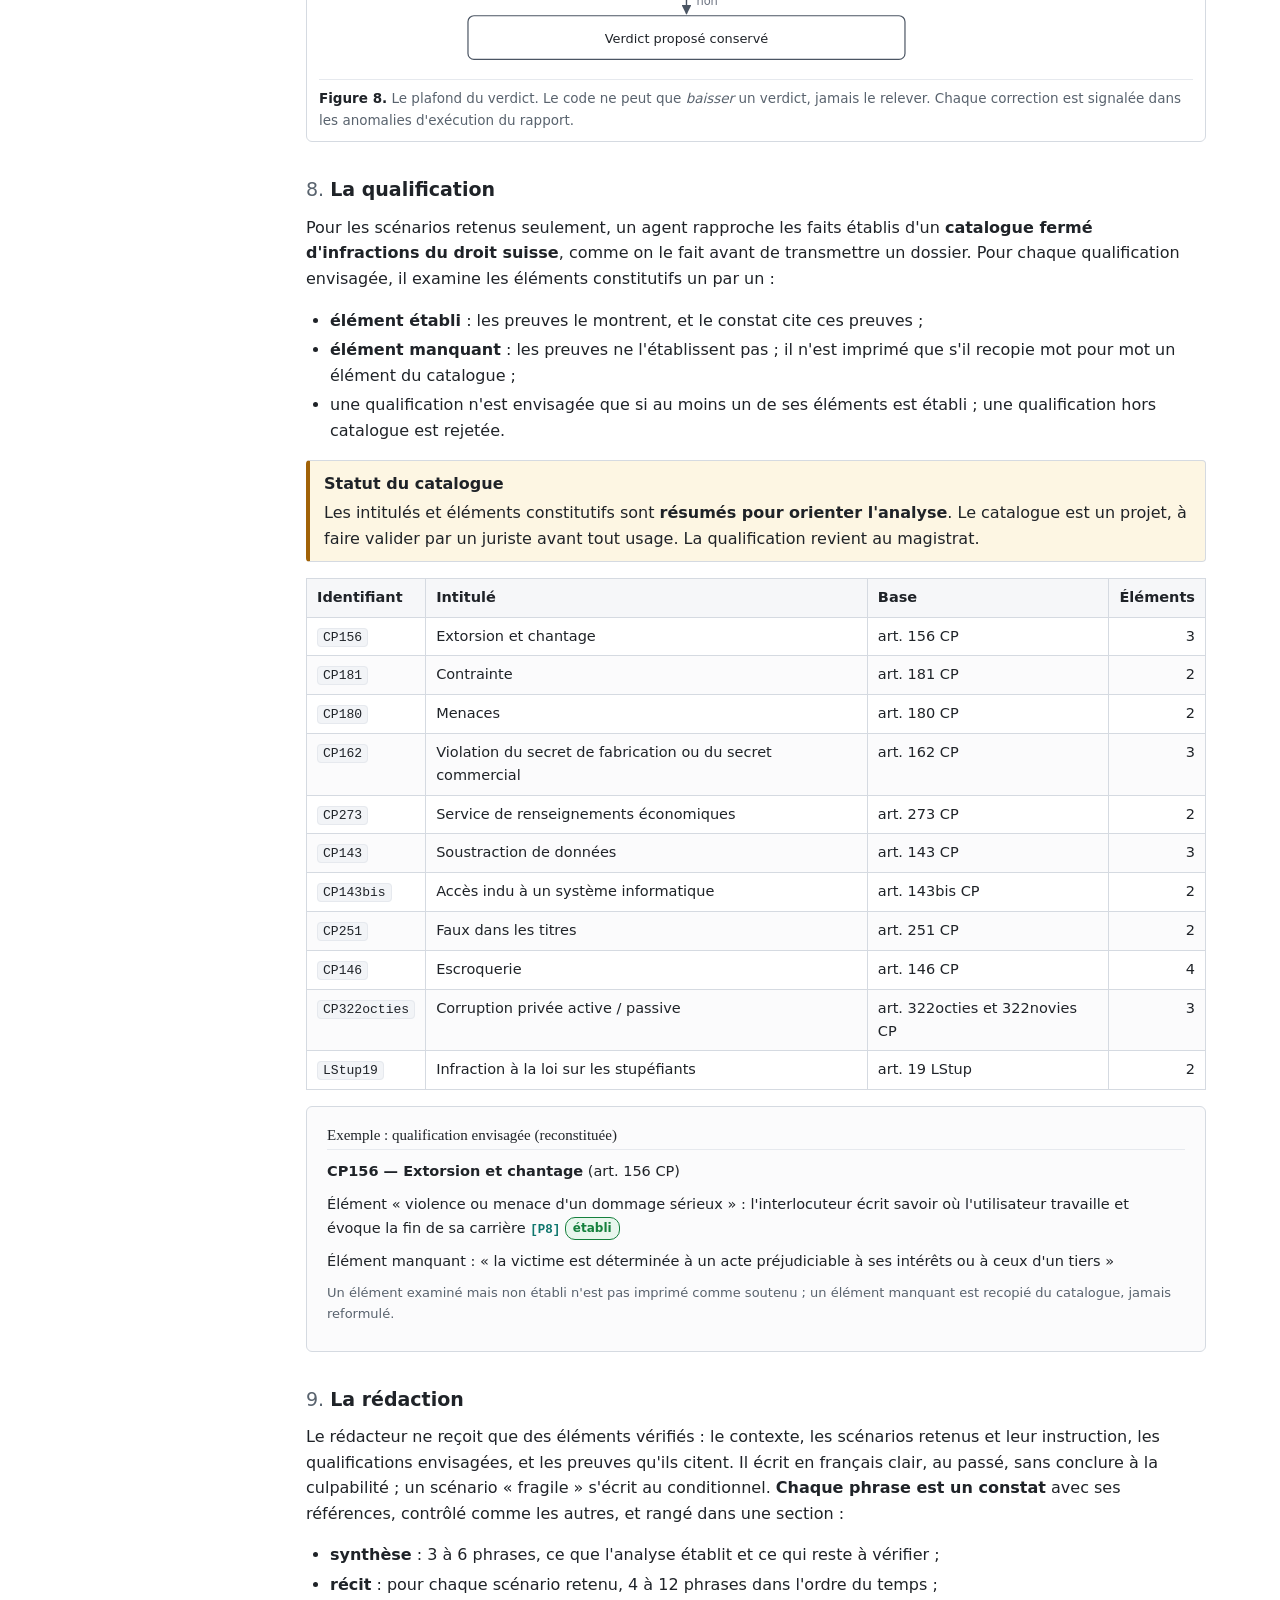
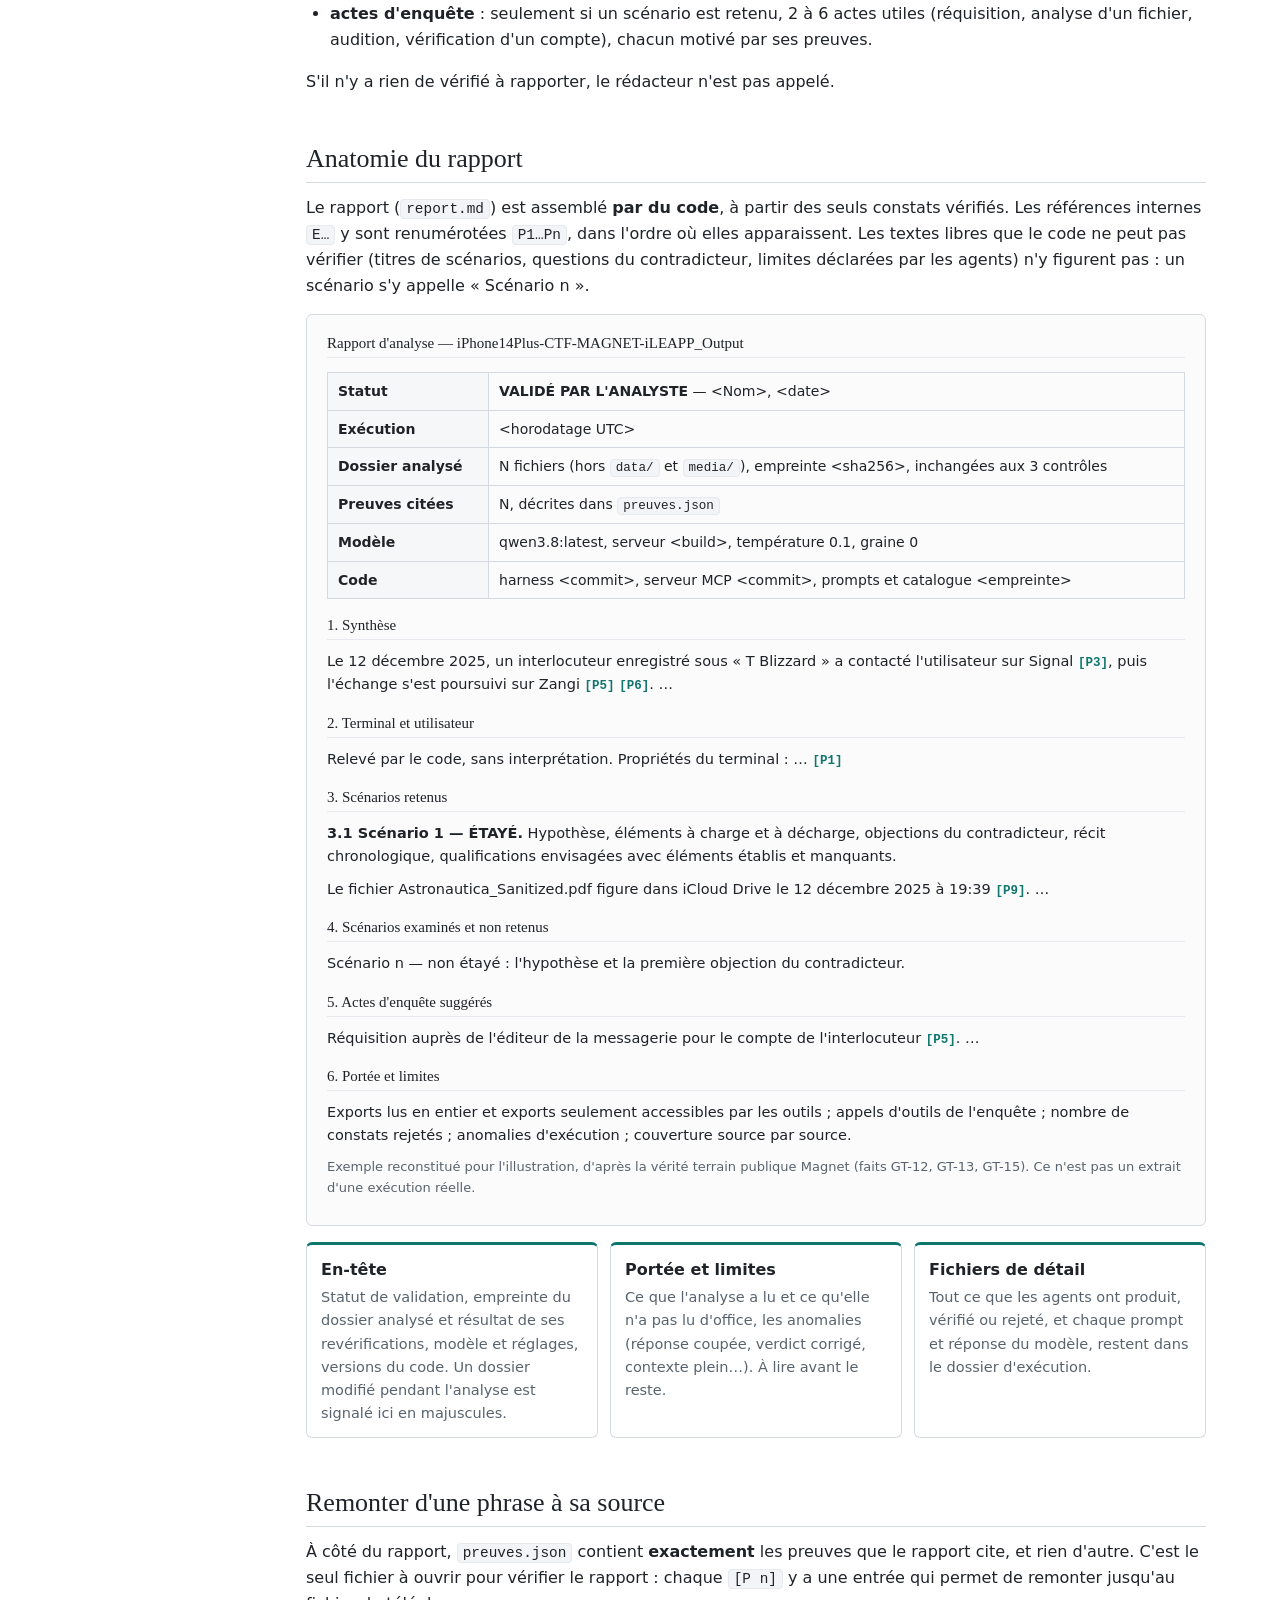
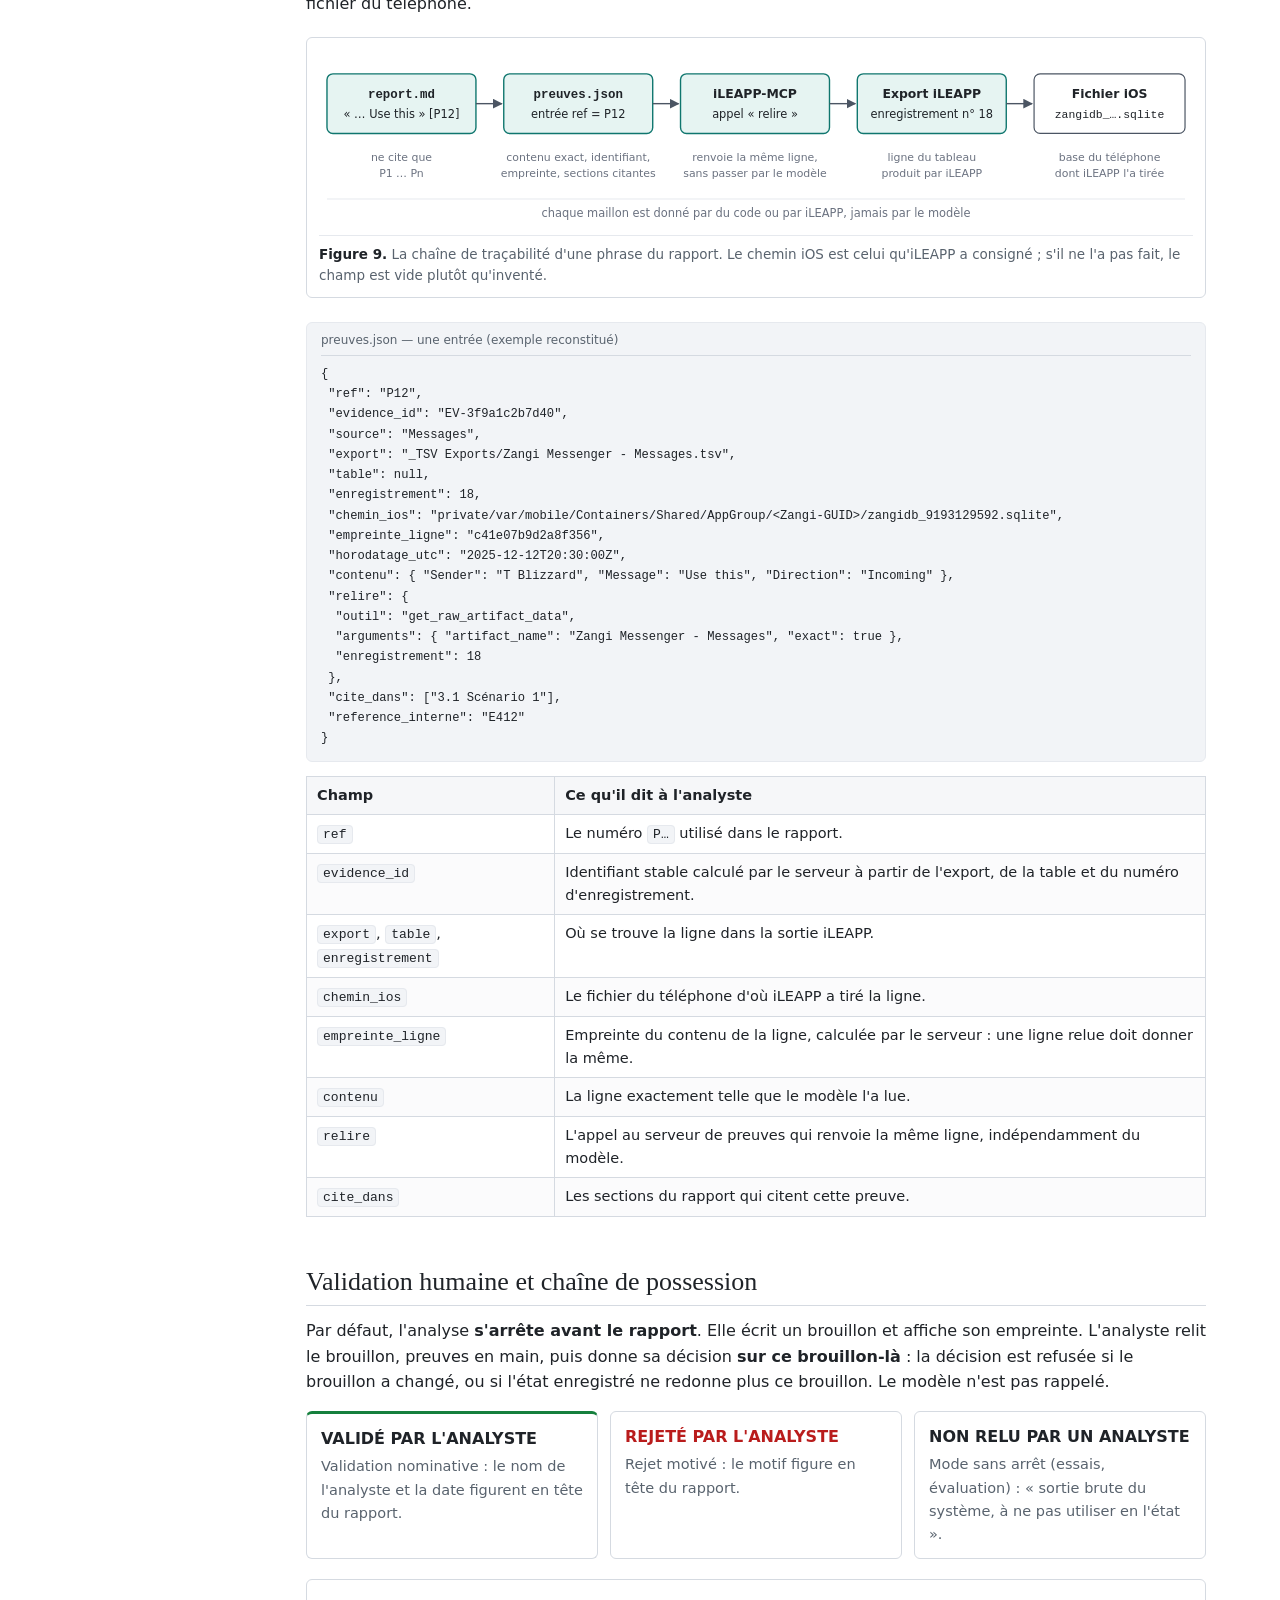
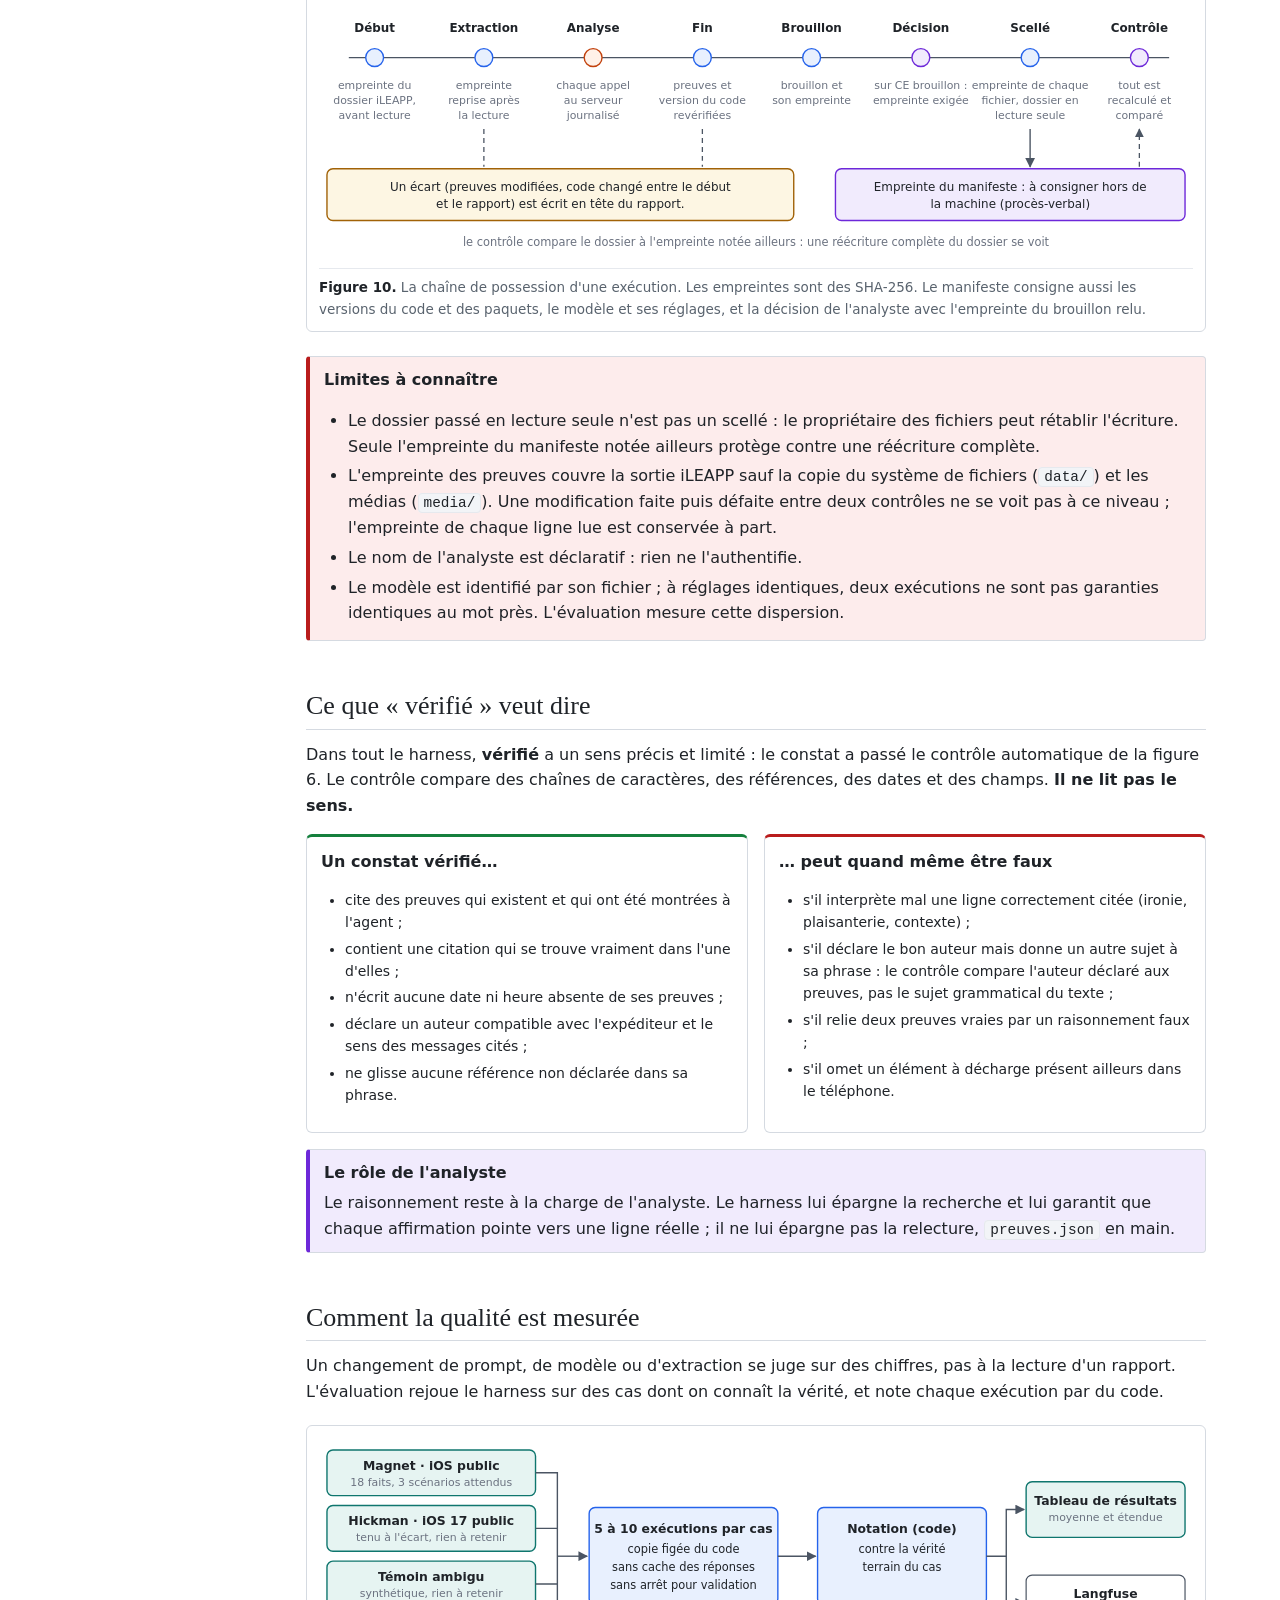
<file: docs/analystes.html>
<!doctype html>
<html lang="fr">
<head>
<meta charset="utf-8">
<meta name="viewport" content="width=device-width, initial-scale=1">
<title>Guide analystes</title>
<meta name="description" content="Comment le harness forensique iOS lit un téléphone, formule et instruit des scénarios, et garantit que chaque phrase du rapport renvoie à une preuve.">
<link rel="stylesheet" href="assets/style.css">
<script src="assets/site.js"></script>
</head>
<body>

<header class="topbar">
  <div class="topbar-inner">
    <a class="brand" href="index.html"><span class="brand-mark" aria-hidden="true"></span>Harness forensique iOS</a>
    <nav class="tabs" aria-label="Pages">
      <a href="index.html">Accueil</a>
      <a href="analystes.html" aria-current="page">Guide analystes</a>
      <a href="resultats.html">Résultats</a>
      <a href="technique.html">Documentation technique</a>
    </nav>
    <button class="theme-toggle" type="button">Thème sombre</button>
  </div>
</header>

<div class="layout">
  <aside class="toc">
    <details open>
      <summary>Sommaire</summary>
      <p class="toc-title">Guide analystes</p>
      <ol>
        <li><a href="#introduction">À qui s'adresse ce guide</a></li>
        <li><a href="#probleme">Le problème de départ</a></li>
        <li><a href="#principe">Le principe : qui fait quoi</a></li>
        <li><a href="#donnees">Où restent les données</a></li>
        <li><a href="#parcours">Le parcours, étape par étape</a>
          <ol>
            <li><a href="#etape-extraction">1. Extraction des preuves</a></li>
            <li><a href="#etape-terminal">2. Fiche du terminal</a></li>
            <li><a href="#etape-lecture">3. Lecture et signaux</a></li>
            <li><a href="#controle">4. Le contrôle automatique</a></li>
            <li><a href="#etape-hypotheses">5. Hypothèses</a></li>
            <li><a href="#etape-enquete">6. Enquête contradictoire</a></li>
            <li><a href="#plafond">7. Le plafond du verdict</a></li>
            <li><a href="#etape-qualification">8. Qualification</a></li>
            <li><a href="#etape-redaction">9. Rédaction</a></li>
          </ol>
        </li>
        <li><a href="#rapport">Anatomie du rapport</a></li>
        <li><a href="#preuves">Remonter d'une phrase à sa source</a></li>
        <li><a href="#possession">Validation et chaîne de possession</a></li>
        <li><a href="#verifie">Ce que « vérifié » veut dire</a></li>
        <li><a href="#evaluation">Comment la qualité est mesurée</a></li>
        <li><a href="#resultats">Résultats actuels</a></li>
        <li><a href="#glossaire">Glossaire</a></li>
      </ol>
    </details>
  </aside>

  <main class="content">
    <h1>Guide pour les analystes forensiques</h1>
    <p class="subtitle">Comprendre comment le harness travaille, ce qu'il garantit et ce qu'il ne garantit pas.
    Aucun prérequis technique.</p>

    <section id="introduction">
      <p class="lead">Ce guide explique, schémas à l'appui, comment le harness passe d'une extraction d'iPhone à un
      rapport dont chaque phrase renvoie à une preuve. Il s'adresse à des analystes forensiques, pas à des
      développeurs : il décrit le raisonnement et les garde-fous, pas le code.</p>
      <p>Les exemples viennent du <strong>cas public Magnet</strong> (image d'un iPhone 14 Plus publiée pour un CTF,
      avec une vérité terrain connue). Ils sont <strong>reconstitués pour l'illustration</strong> à partir de cette
      vérité terrain : les références (<code>E412</code>, <code>P12</code>, <code>EV-…</code>), les empreintes et la
      mise en forme sont fictives, et les fragments de messages cités sont ceux que la vérité terrain publie. Aucun
      extrait ne provient d'une exécution réelle.</p>
      <p>Les schémas utilisent toujours les mêmes couleurs :</p>
      <div class="legend">
        <span><i class="l-code"></i>code déterministe</span>
        <span><i class="l-model"></i>modèle de langage</span>
        <span><i class="l-data"></i>preuves et livrables</span>
        <span><i class="l-human"></i>analyste</span>
        <span><i class="l-ok"></i>vérifié, retenu</span>
        <span><i class="l-ko"></i>rejeté, écarté</span>
      </div>
    </section>

    <!-- ========================================================================================== -->
    <section id="probleme">
      <h2>Le problème de départ</h2>
      <p>Un iPhone saisi, une fois traité par iLEAPP, donne plusieurs centaines d'exports : messageries, appels,
      courriels, navigation, fichiers, lieux, réglages. Sur le cas Magnet, le harness lit une cinquantaine d'exports
      en entier, et environ 200 autres restent consultables. Personne ne lit tout cela ligne à ligne.</p>
      <p>Un modèle de langage, lui, peut tout lire. Mais il produit du texte plausible, pas du texte vérifié : il peut
      confondre deux personnes, déplacer une date, ou affirmer un fait qu'aucune ligne ne contient. En forensique,
      une accusation inventée est inacceptable.</p>
      <figure class="diagram">
        <div class="scroll-x">
        <svg viewBox="0 0 880 222" role="img" aria-labelledby="figA-t">
          <title id="figA-t">Trois approches : l'enquêteur seul lit une partie, le modèle seul lit tout mais peut inventer, le harness lit tout et vérifie chaque affirmation</title>
          <!-- panneau 1 -->
          <rect class="zone-solid" x="8" y="8" width="276" height="206" rx="8"/>
          <text x="146" y="34" text-anchor="middle" font-size="14" class="t-b">Enquêteur seul</text>
          <rect class="box" x="30" y="50" width="120" height="146" rx="5"/>
          <rect class="fill-human" x="40" y="64" width="100" height="6" rx="3"/>
          <rect class="fill-human" x="40" y="78" width="100" height="6" rx="3"/>
          <rect class="fill-track" x="40" y="92" width="100" height="6" rx="3"/>
          <rect class="fill-track" x="40" y="106" width="100" height="6" rx="3"/>
          <rect class="fill-track" x="40" y="120" width="100" height="6" rx="3"/>
          <rect class="fill-track" x="40" y="134" width="100" height="6" rx="3"/>
          <rect class="fill-track" x="40" y="148" width="100" height="6" rx="3"/>
          <rect class="fill-track" x="40" y="162" width="100" height="6" rx="3"/>
          <rect class="fill-track" x="40" y="176" width="100" height="6" rx="3"/>
          <text x="166" y="96" font-size="12.5">lit une partie ;</text>
          <text x="166" y="114" font-size="12.5" class="t-muted">le reste n'est</text>
          <text x="166" y="130" font-size="12.5" class="t-muted">jamais ouvert</text>

          <!-- panneau 2 -->
          <rect class="zone-solid" x="302" y="8" width="276" height="206" rx="8"/>
          <text x="440" y="34" text-anchor="middle" font-size="14" class="t-b">Modèle seul</text>
          <rect class="box" x="324" y="50" width="120" height="146" rx="5"/>
          <rect class="fill-model" x="334" y="64" width="100" height="6" rx="3"/>
          <rect class="fill-model" x="334" y="78" width="100" height="6" rx="3"/>
          <rect class="fill-model" x="334" y="92" width="100" height="6" rx="3"/>
          <rect class="fill-model" x="334" y="106" width="100" height="6" rx="3"/>
          <rect class="fill-model" x="334" y="120" width="100" height="6" rx="3"/>
          <rect class="fill-model" x="334" y="134" width="100" height="6" rx="3"/>
          <rect class="fill-model" x="334" y="148" width="100" height="6" rx="3"/>
          <rect class="fill-model" x="334" y="162" width="100" height="6" rx="3"/>
          <rect class="fill-model" x="334" y="176" width="100" height="6" rx="3"/>
          <circle class="b-ko" cx="510" cy="90" r="20"/>
          <text x="510" y="98" text-anchor="middle" font-size="22" class="t-ko t-b">?</text>
          <text x="460" y="138" font-size="12.5">lit tout, mais</text>
          <text x="460" y="156" font-size="12.5" class="t-ko">peut inventer</text>

          <!-- panneau 3 -->
          <rect class="zone-solid" x="596" y="8" width="276" height="206" rx="8"/>
          <text x="734" y="34" text-anchor="middle" font-size="14" class="t-b">Harness</text>
          <rect class="box" x="618" y="50" width="120" height="146" rx="5"/>
          <rect class="fill-model" x="628" y="64" width="100" height="6" rx="3"/>
          <rect class="fill-model" x="628" y="78" width="100" height="6" rx="3"/>
          <rect class="fill-model" x="628" y="92" width="100" height="6" rx="3"/>
          <rect class="fill-model" x="628" y="106" width="100" height="6" rx="3"/>
          <rect class="fill-model" x="628" y="120" width="100" height="6" rx="3"/>
          <rect class="fill-model" x="628" y="134" width="100" height="6" rx="3"/>
          <rect class="fill-model" x="628" y="148" width="100" height="6" rx="3"/>
          <rect class="fill-model" x="628" y="162" width="100" height="6" rx="3"/>
          <rect class="fill-model" x="628" y="176" width="100" height="6" rx="3"/>
          <rect class="b-ok" x="770" y="60" width="90" height="24" rx="5"/>
          <text x="815" y="77" text-anchor="middle" font-size="11.5">constat ✓</text>
          <rect class="b-ok" x="770" y="104" width="90" height="24" rx="5"/>
          <text x="815" y="121" text-anchor="middle" font-size="11.5">constat ✓</text>
          <rect class="b-ok" x="770" y="148" width="90" height="24" rx="5"/>
          <text x="815" y="165" text-anchor="middle" font-size="11.5">constat ✓</text>
          <line class="line-code" x1="768" y1="72" x2="740" y2="81"/>
          <line class="line-code" x1="768" y1="116" x2="740" y2="123"/>
          <line class="line-code" x1="768" y1="160" x2="740" y2="151"/>
          <text x="815" y="196" text-anchor="middle" font-size="11.5" class="t-muted">chacun relié à sa ligne</text>
        </svg>
        </div>
        <figcaption><b>Figure 1.</b> Le harness garde l'avantage du modèle (il lit tout) et lui retire la possibilité
        d'affirmer sans preuve : chaque constat doit désigner les lignes qui le fondent, et le code le vérifie.</figcaption>
      </figure>
    </section>

    <!-- ========================================================================================== -->
    <section id="principe">
      <h2>Le principe : qui fait quoi</h2>
      <p>La règle de conception tient en une phrase : <strong>le code extrait et vérifie, le modèle raisonne</strong>.
      Tout ce qui peut être fait sans interprétation (lire un export, recopier l'identité du téléphone, vérifier
      qu'une citation existe, compter des preuves) est fait par du code, de la même façon à chaque exécution. Le modèle
      n'intervient que là où il faut lire du langage et relier des éléments.</p>
      <div class="table-wrap">
      <table>
        <thead><tr><th>Étape</th><th>Qui la fait</th><th>Ce qui se passe</th></tr></thead>
        <tbody>
          <tr><td>Extraction</td><td><span class="tag code">code</span></td><td>Lecture d'une cinquantaine d'exports par leur nom exact, via le serveur MCP en lecture seule. Chaque ligne reçoit une référence.</td></tr>
          <tr><td>Fiche du terminal</td><td><span class="tag code">code</span></td><td>Identité, comptes, applications, réseaux : recopiés des exports, sans modèle.</td></tr>
          <tr><td>Lecture</td><td><span class="tag model">modèle</span></td><td>Deux agents lisent les communications et l'activité et notent des signaux neutres.</td></tr>
          <tr><td>Contrôle de chaque constat</td><td><span class="tag code">code</span></td><td>Après chaque réponse du modèle, à chaque étape.</td></tr>
          <tr><td>Hypothèses</td><td><span class="tag model">modèle</span></td><td>L'enquêteur principal relie les signaux en 0 à 4 scénarios.</td></tr>
          <tr><td>Instruction</td><td><span class="tag model">modèle</span></td><td>Un agent par scénario cherche dans le dossier, à charge et à décharge.</td></tr>
          <tr><td>Contradiction</td><td><span class="tag model">modèle</span></td><td>Un second agent joue la défense et propose un verdict.</td></tr>
          <tr><td>Plafond du verdict</td><td><span class="tag code">code</span></td><td>Le verdict proposé est ramené à ce que les preuves vérifiées permettent.</td></tr>
          <tr><td>Qualification</td><td><span class="tag model">modèle</span></td><td>Rapprochement avec un catalogue fermé d'infractions.</td></tr>
          <tr><td>Rédaction</td><td><span class="tag model">modèle</span></td><td>Synthèse, récits, actes d'enquête : chaque phrase est un constat contrôlé.</td></tr>
          <tr><td>Assemblage du rapport</td><td><span class="tag code">code</span></td><td>Seuls les constats vérifiés sont imprimés ; les preuves sont renumérotées et décrites.</td></tr>
          <tr><td>Validation</td><td><span class="tag human">analyste</span></td><td>Relecture du brouillon, puis validation nominative ou rejet motivé.</td></tr>
          <tr><td>Scellé</td><td><span class="tag code">code</span></td><td>Empreintes de tous les fichiers, dossier figé en lecture seule.</td></tr>
        </tbody>
      </table>
      </div>
      <div class="callout note">
        <span class="callout-title">Pourquoi tant de code autour du modèle ?</span>
        Parce qu'un modèle de langage n'est pas déterministe et ne se justifie pas lui-même. Chaque fois qu'une
        décision peut se prendre par une règle vérifiable, elle est retirée au modèle. Ce qui reste au modèle est
        toujours contrôlé à la sortie, et ce qui ne passe pas le contrôle ne va jamais plus loin.
      </div>
    </section>

    <!-- ========================================================================================== -->
    <section id="donnees">
      <h2>Où restent les données</h2>
      <p>Tout tourne sur une seule machine d'analyse : le modèle (Qwen, 27 milliards de paramètres), son serveur
      (llama.cpp), le harness, le serveur de preuves et l'outil de traces (Langfuse). Aucune donnée de dossier
      n'est envoyée à un service en ligne. Pour un vrai dossier, la machine peut être coupée d'Internet ; elle reste
      joignable depuis le seul poste de l'analyste.</p>
      <figure class="diagram">
        <div class="scroll-x">
        <svg viewBox="0 0 880 300" role="img" aria-labelledby="figB-t">
          <title id="figB-t">Tous les composants sont sur la machine d'analyse ; seul le poste de l'analyste y accède ; Internet est coupé en mode isolement</title>
          <defs>
            <marker id="aB" viewBox="0 0 10 10" refX="9" refY="5" markerWidth="7" markerHeight="7" orient="auto-start-reverse"><path class="arrow-head" d="M0,0 L10,5 L0,10 z"/></marker>
          </defs>
          <rect class="zone" x="8" y="8" width="604" height="284" rx="10"/>
          <text x="26" y="32" font-size="13" class="t-b">Machine d'analyse : tout reste ici</text>

          <rect class="b-data" x="28" y="50" width="160" height="50" rx="6"/>
          <text x="108" y="71" text-anchor="middle" font-size="13" class="t-b">Sortie iLEAPP</text>
          <text x="108" y="88" text-anchor="middle" font-size="11" class="t-muted">preuves, lecture seule</text>

          <rect class="b-data" x="28" y="130" width="160" height="50" rx="6"/>
          <text x="108" y="151" text-anchor="middle" font-size="13" class="t-b">iLEAPP-MCP</text>
          <text x="108" y="168" text-anchor="middle" font-size="11" class="t-muted">serveur de preuves</text>

          <rect class="b-code" x="232" y="130" width="160" height="50" rx="6"/>
          <text x="312" y="151" text-anchor="middle" font-size="13" class="t-b">Harness</text>
          <text x="312" y="168" text-anchor="middle" font-size="11" class="t-muted">agents + contrôle</text>

          <rect class="b-model" x="434" y="50" width="160" height="50" rx="6"/>
          <text x="514" y="71" text-anchor="middle" font-size="13" class="t-b">llama.cpp</text>
          <text x="514" y="88" text-anchor="middle" font-size="11" class="t-muted">modèle Qwen 27B</text>

          <rect class="box" x="434" y="130" width="160" height="50" rx="6"/>
          <text x="514" y="151" text-anchor="middle" font-size="13" class="t-b">Langfuse</text>
          <text x="514" y="168" text-anchor="middle" font-size="11" class="t-muted">traces, auto-hébergé</text>

          <rect class="b-data" x="232" y="220" width="160" height="50" rx="6"/>
          <text x="312" y="241" text-anchor="middle" font-size="13" class="t-b">Dossier d'exécution</text>
          <text x="312" y="258" text-anchor="middle" font-size="11" class="t-muted">scellé, lecture seule</text>

          <line class="line" x1="108" y1="100" x2="108" y2="128" marker-end="url(#aB)"/>
          <line class="line" x1="188" y1="155" x2="230" y2="155" marker-start="url(#aB)" marker-end="url(#aB)"/>
          <path class="line" d="M392,145 L412,145 L412,75 L432,75" marker-end="url(#aB)"/>
          <line class="line" x1="392" y1="160" x2="432" y2="160" marker-end="url(#aB)"/>
          <line class="line" x1="312" y1="180" x2="312" y2="218" marker-end="url(#aB)"/>
          <text x="28" y="282" font-size="11" class="t-muted">traçage cloud (LangSmith) coupé dans le code</text>

          <rect class="b-human" x="680" y="118" width="192" height="56" rx="6"/>
          <text x="776" y="141" text-anchor="middle" font-size="13" class="t-b">Poste de l'analyste</text>
          <text x="776" y="158" text-anchor="middle" font-size="11" class="t-muted">SSH · interface Langfuse</text>
          <line class="line-human" x1="614" y1="146" x2="678" y2="146" marker-start="url(#aB)" marker-end="url(#aB)"/>
          <text x="646" y="136" text-anchor="middle" font-size="10.5" class="t-muted">seul</text>
          <text x="646" y="164" text-anchor="middle" font-size="10.5" class="t-muted">autorisé</text>

          <rect class="box" x="680" y="222" width="192" height="44" rx="6"/>
          <text x="776" y="249" text-anchor="middle" font-size="13">Internet</text>
          <line class="line-ko" x1="614" y1="244" x2="678" y2="244" stroke-dasharray="5 4"/>
          <path class="line-ko" d="M639,236 L653,252 M653,236 L639,252" stroke-width="2.2"/>
          <text x="776" y="288" text-anchor="middle" font-size="11" class="t-ko">sortie coupée en mode isolement</text>
        </svg>
        </div>
        <figcaption><b>Figure 2.</b> Où vivent les données. Le harness ne lit jamais directement les fichiers du cas :
        il démarre un serveur de preuves dédié au dossier, qui n'ouvre les bases qu'en lecture seule. Les résultats
        vont dans un dossier d'exécution distinct, qui ne peut pas se trouver dans le dossier de preuves.</figcaption>
      </figure>
    </section>

    <!-- ========================================================================================== -->
    <section id="parcours">
      <h2>Le parcours, étape par étape</h2>
      <p>Le schéma ci-dessous situe les neuf étapes détaillées dans la suite. Les étapes en orange sont faites par le
      modèle ; chacune de leurs sorties passe par le contrôle automatique (étape 4) avant d'aller plus loin.</p>
      <figure class="diagram">
        <div class="scroll-x">
        <svg viewBox="0 0 880 200" role="img" aria-labelledby="figC-t">
          <title id="figC-t">Les étapes numérotées du parcours d'une analyse</title>
          <defs>
            <marker id="aC" viewBox="0 0 10 10" refX="9" refY="5" markerWidth="7" markerHeight="7" orient="auto-start-reverse"><path class="arrow-head" d="M0,0 L10,5 L0,10 z"/></marker>
          </defs>
          <rect class="b-code" x="8" y="20" width="128" height="44" rx="6"/>
          <text x="72" y="47" text-anchor="middle" font-size="12.5">1 · Extraction</text>
          <rect class="b-code" x="172" y="4" width="150" height="34" rx="6"/>
          <text x="247" y="26" text-anchor="middle" font-size="12.5">2 · Fiche du terminal</text>
          <rect class="b-model" x="172" y="46" width="150" height="34" rx="6"/>
          <text x="247" y="68" text-anchor="middle" font-size="12.5">3 · Lecture</text>
          <rect class="b-model" x="358" y="20" width="128" height="44" rx="6"/>
          <text x="422" y="47" text-anchor="middle" font-size="12.5">5 · Hypothèses</text>
          <rect class="b-model" x="522" y="20" width="168" height="44" rx="6"/>
          <text x="606" y="40" text-anchor="middle" font-size="12.5">6 · Enquête</text>
          <text x="606" y="56" text-anchor="middle" font-size="11" class="t-muted">contradictoire</text>
          <rect class="b-code" x="726" y="20" width="146" height="44" rx="6"/>
          <text x="799" y="47" text-anchor="middle" font-size="12.5">7 · Plafond</text>

          <rect class="b-model" x="522" y="112" width="168" height="44" rx="6"/>
          <text x="606" y="139" text-anchor="middle" font-size="12.5">8 · Qualification</text>
          <rect class="b-model" x="358" y="112" width="128" height="44" rx="6"/>
          <text x="422" y="139" text-anchor="middle" font-size="12.5">9 · Rédaction</text>
          <rect class="b-human" x="172" y="112" width="150" height="44" rx="6"/>
          <text x="247" y="139" text-anchor="middle" font-size="12.5">Validation</text>
          <rect class="b-data" x="8" y="112" width="128" height="44" rx="6"/>
          <text x="72" y="139" text-anchor="middle" font-size="12.5">Rapport</text>

          <path class="line" d="M136,42 L152,42 L152,21 L170,21" marker-end="url(#aC)"/>
          <path class="line" d="M152,42 L152,63 L170,63" marker-end="url(#aC)"/>
          <path class="line" d="M322,21 L340,21 L340,42 L356,42" marker-end="url(#aC)"/>
          <path class="line" d="M322,63 L340,63 L340,42"/>
          <line class="line" x1="486" y1="42" x2="520" y2="42" marker-end="url(#aC)"/>
          <line class="line" x1="690" y1="42" x2="724" y2="42" marker-end="url(#aC)"/>
          <path class="line" d="M799,64 L799,134 L692,134" marker-end="url(#aC)"/>
          <line class="line" x1="522" y1="134" x2="488" y2="134" marker-end="url(#aC)"/>
          <line class="line" x1="358" y1="134" x2="324" y2="134" marker-end="url(#aC)"/>
          <line class="line" x1="172" y1="134" x2="138" y2="134" marker-end="url(#aC)"/>

          <rect class="b-code" x="172" y="172" width="518" height="24" rx="6"/>
          <text x="431" y="188" text-anchor="middle" font-size="12">4 · Contrôle automatique de chaque sortie du modèle</text>
        </svg>
        </div>
        <figcaption><b>Figure 3.</b> Les étapes du parcours. Le contrôle (4) n'est pas une étape de plus dans la
        file : il s'applique à la sortie de chaque étape orange.</figcaption>
      </figure>

      <!-- 1 ------------------------------------------------------------------------------------------ -->
      <h3 id="etape-extraction"><span class="num">1.</span>Extraction des preuves</h3>
      <p>L'image du téléphone passe d'abord par <strong>iLEAPP</strong>, l'outil open source de référence pour iOS,
      qui la transforme en exports (tableaux TSV, bases SQLite, pages HTML). Le harness ne lit jamais ces fichiers
      lui-même : il interroge un <strong>serveur MCP</strong> (un serveur d'outils pour modèles de langage) qui
      n'ouvre les bases qu'en lecture seule et ne sert que le dossier avec lequel il a été lancé.</p>
      <p>L'extraction lit une liste fixe d'exports, <strong>par leur nom exact</strong> : pas de recherche
      approximative, donc pas de lignes étrangères mêlées aux preuves. Toutes leurs lignes sont lues, sans plafond.
      Les exports propres à une application (messageries, journaux d'appels, comptes, contacts) sont découverts par
      leur nom dans le dossier.</p>
      <div class="cards">
        <div class="card code">
          <h4>Terminal</h4>
          <p>Propriétés et version du système, carte SIM, IMEI, appareils de confiance, comptes, applications
          installées, indices d'effacement, conservation des messages, sauvegarde, Localiser, Wi-Fi, Bluetooth.</p>
        </div>
        <div class="card code">
          <h4>Communications</h4>
          <p>SMS et iMessage, appels, carnet d'adresses, courriels Gmail et Apple Mail, interactions entre contacts,
          notifications, Signal, agenda, et les messageries découvertes dans le dossier.</p>
        </div>
        <div class="card code">
          <h4>Activité</h4>
          <p>Fichiers iCloud Drive et Google Drive, partages, recherches App Store et Safari, historique, signets,
          onglets, Siri et raccourcis, clavier, notes, rappels, lieux et trajets, verrouillage de l'écran.</p>
        </div>
      </div>
      <p>Chaque ligne lue reçoit une <strong>référence courte</strong> (<code>E1</code>, <code>E2</code>…) que le
      modèle doit citer, et garde la <strong>provenance</strong> que le serveur lui a donnée : l'export, le numéro
      d'enregistrement, le fichier iOS d'origine et une empreinte de la ligne. Le modèle ne fabrique jamais une
      provenance : il ne fait que désigner des références.</p>
      <figure class="diagram">
        <div class="scroll-x">
        <svg viewBox="0 0 880 262" role="img" aria-labelledby="figD-t">
          <title id="figD-t">Anatomie d'une ligne de preuve : référence, horodatage UTC, contenu exact, et provenance donnée par le serveur</title>
          <rect class="b-data" x="8" y="14" width="864" height="42" rx="6"/>
          <text x="20" y="40" font-size="13" class="t-mono t-data t-b">[E412]</text>
          <text x="76" y="40" font-size="13" class="t-mono">2025-12-12T20:30:00Z</text>
          <text x="240" y="40" font-size="13" class="t-mono t-muted">|</text>
          <text x="256" y="40" font-size="13" class="t-mono">Sender=T Blizzard ; Message=Use this ; Direction=Incoming ; …</text>

          <line class="line" x1="45" y1="58" x2="45" y2="80"/>
          <line class="line" x1="154" y1="58" x2="154" y2="80"/>
          <line class="line" x1="480" y1="58" x2="480" y2="80"/>
          <text x="45" y="98" text-anchor="middle" font-size="12" class="t-b">référence</text>
          <text x="45" y="114" text-anchor="middle" font-size="11" class="t-muted">citée par le modèle</text>
          <text x="154" y="98" text-anchor="middle" font-size="12" class="t-b">horodatage</text>
          <text x="154" y="114" text-anchor="middle" font-size="11" class="t-muted">normalisé en UTC</text>
          <text x="480" y="98" text-anchor="middle" font-size="12" class="t-b">contenu exact, colonne=valeur</text>
          <text x="480" y="114" text-anchor="middle" font-size="11" class="t-muted">tel que le modèle l'a lu ; les citations sont vérifiées contre ce texte</text>

          <rect class="zone-solid" x="8" y="136" width="864" height="118" rx="6"/>
          <text x="24" y="160" font-size="13" class="t-b">Provenance donnée par le serveur iLEAPP-MCP (jamais par le modèle)</text>
          <text x="24" y="186" font-size="12" class="t-muted">identifiant de preuve</text>
          <text x="170" y="186" font-size="12" class="t-mono t-data">EV-3f9a1c2b7d40</text>
          <text x="24" y="210" font-size="12" class="t-muted">export</text>
          <text x="170" y="210" font-size="12" class="t-mono">Zangi Messenger - Messages.tsv</text>
          <text x="24" y="234" font-size="12" class="t-muted">enregistrement</text>
          <text x="170" y="234" font-size="12" class="t-mono">n° 18</text>
          <text x="456" y="186" font-size="12" class="t-muted">fichier iOS d'origine</text>
          <text x="600" y="186" font-size="12" class="t-mono">…/zangidb_9193129592.sqlite</text>
          <text x="456" y="210" font-size="12" class="t-muted">empreinte de la ligne</text>
          <text x="600" y="210" font-size="12" class="t-mono">c41e07b9d2a8f356</text>
          <text x="456" y="234" font-size="12" class="t-muted">pour la relire</text>
          <text x="600" y="234" font-size="12" class="t-mono">get_raw_artifact_data (nom exact)</text>
        </svg>
        </div>
        <figcaption><b>Figure 4.</b> Une ligne de preuve telle que le modèle la voit (en haut) et la provenance que
        le serveur y attache (en bas). Exemple reconstitué d'après la vérité terrain Magnet (fait GT-17 : « Use this »,
        2025-12-12 à 20:30 UTC) ; colonnes, numéros et empreintes sont illustratifs.</figcaption>
      </figure>
      <div class="callout note">
        <span class="callout-title">Fenêtre de dates</span>
        Une analyse peut être restreinte à une période (par exemple du 1<sup>er</sup> au 20 décembre). Les preuves
        datées hors de la fenêtre sont écartées et comptées dans le rapport ; les preuves sans date sont gardées.
        Pendant l'enquête, la lecture d'un fichier est alors refusée, car un fichier n'a pas de date fiable.
      </div>

      <!-- 2 ------------------------------------------------------------------------------------------ -->
      <h3 id="etape-terminal"><span class="num">2.</span>La fiche du terminal, par le code</h3>
      <p>L'identité du téléphone et de son utilisateur n'est pas confiée au modèle. Le code recopie, depuis les
      exports, les champs utiles : modèle, version d'iOS, numéro de série, numéro de ligne, IMEI, comptes configurés,
      réseaux connus, appareils appairés. Chaque ligne de la fiche cite les preuves dont elle recopie les champs.
      <strong>Les mots de passe et codes lus sur le terminal restent dans leur preuve</strong> : ils ne sont pas
      recopiés dans la fiche.</p>
      <p>Le code repère aussi trois catégories d'applications installées : messageries chiffrées ou à haute
      confidentialité, VPN et coffres-forts de fichiers, portefeuilles de cryptomonnaie. Elles sont nommées comme
      <em>contexte</em>. Une application installée n'ouvre jamais un scénario à elle seule.</p>
      <div class="mock-doc">
        <h5>Exemple : fiche du terminal (Magnet, reconstituée)</h5>
        <p>Propriétés du terminal : modèle iPhone 14 Plus ; iOS 18.0 (22A3354) ; numéro de série FH49Q1TVX6 <span class="ref">[P1]</span></p>
        <p>Applications installées : messageries chiffrées ou à haute confidentialité : SimpleX Chat, Session, Signal, Zangi <span class="ref">[P2]</span></p>
        <p class="fn">Chaque ligne recopie des champs des preuves citées, sans interprétation.</p>
      </div>

      <!-- 3 ------------------------------------------------------------------------------------------ -->
      <h3 id="etape-lecture"><span class="num">3.</span>La lecture et les signaux</h3>
      <p>Deux agents lisent <strong>tout</strong> le reste, en parallèle : l'un les communications, l'autre
      l'activité. Les données sont découpées en lots qui tiennent dans la mémoire de travail du modèle, en gardant
      chaque conversation d'un seul tenant autant que possible. Le code compacte sans rien retirer de citable : une
      valeur commune à toute une conversation n'est écrite qu'une fois, et des lignes identiques aux dates près sont
      réunies avec toutes leurs références et toutes leurs dates.</p>
      <figure class="diagram">
        <div class="scroll-x">
        <svg viewBox="0 0 880 222" role="img" aria-labelledby="figE-t">
          <title id="figE-t">La lecture : conversations découpées en lots, deux agents en parallèle, constats classés par signal puis contrôlés</title>
          <defs>
            <marker id="aE" viewBox="0 0 10 10" refX="9" refY="5" markerWidth="7" markerHeight="7" orient="auto-start-reverse"><path class="arrow-head" d="M0,0 L10,5 L0,10 z"/></marker>
          </defs>
          <rect class="b-data" x="8" y="14" width="176" height="32" rx="5"/>
          <text x="96" y="35" text-anchor="middle" font-size="12">Conversation Signal</text>
          <rect class="b-data" x="8" y="54" width="176" height="32" rx="5"/>
          <text x="96" y="75" text-anchor="middle" font-size="12">Conversation Zangi</text>
          <rect class="b-data" x="8" y="94" width="176" height="32" rx="5"/>
          <text x="96" y="115" text-anchor="middle" font-size="12">SMS, courriels, notes…</text>
          <rect class="b-data" x="8" y="134" width="176" height="32" rx="5"/>
          <text x="96" y="155" text-anchor="middle" font-size="12">Navigation, fichiers, lieux</text>

          <rect class="b-code" x="226" y="56" width="160" height="70" rx="6"/>
          <text x="306" y="80" text-anchor="middle" font-size="12.5" class="t-b">Découpage en lots</text>
          <text x="306" y="97" text-anchor="middle" font-size="11" class="t-muted">compactage sans perte</text>
          <text x="306" y="112" text-anchor="middle" font-size="11" class="t-muted">≈ 8 000 tokens par lot</text>
          <path class="line" d="M184,30 L205,30 L205,150 L184,150 M184,70 L205,70 M184,110 L205,110 M205,91 L224,91" marker-end="url(#aE)"/>

          <rect class="b-model" x="428" y="26" width="168" height="46" rx="6"/>
          <text x="512" y="46" text-anchor="middle" font-size="12.5" class="t-b">Agent « communications »</text>
          <text x="512" y="62" text-anchor="middle" font-size="11" class="t-muted">qui, à qui, quoi, quand</text>
          <rect class="b-model" x="428" y="110" width="168" height="46" rx="6"/>
          <text x="512" y="130" text-anchor="middle" font-size="12.5" class="t-b">Agent « activité »</text>
          <text x="512" y="146" text-anchor="middle" font-size="11" class="t-muted">recherches, fichiers, lieux</text>
          <path class="line" d="M386,91 L406,91 L406,49 L426,49" marker-end="url(#aE)"/>
          <path class="line" d="M406,91 L406,133 L426,133" marker-end="url(#aE)"/>

          <rect class="box" x="640" y="10" width="232" height="28" rx="4"/>
          <text x="652" y="29" font-size="12" class="t-mono t-model">[contrepartie]</text>
          <text x="760" y="29" font-size="12" class="t-muted">offre de 10 000 $…</text>
          <rect class="box" x="640" y="44" width="232" height="28" rx="4"/>
          <text x="652" y="63" font-size="12" class="t-mono t-model">[canal_discret]</text>
          <text x="768" y="63" font-size="12" class="t-muted">bascule Zangi…</text>
          <rect class="box" x="640" y="78" width="232" height="28" rx="4"/>
          <text x="652" y="97" font-size="12" class="t-mono t-model">[pression]</text>
          <text x="736" y="97" font-size="12" class="t-muted">menace d'un dommage…</text>
          <rect class="box" x="640" y="112" width="232" height="28" rx="4"/>
          <text x="652" y="131" font-size="12" class="t-mono t-muted">[contexte]</text>
          <text x="736" y="131" font-size="12" class="t-muted">supérieur hiérarchique…</text>
          <path class="line" d="M596,49 L618,49 L618,133 M596,133 L618,133 M618,91 L638,91" marker-end="url(#aE)"/>

          <rect class="b-code" x="640" y="174" width="232" height="34" rx="6"/>
          <text x="756" y="196" text-anchor="middle" font-size="12.5">Contrôle automatique</text>
          <line class="line" x1="756" y1="140" x2="756" y2="172" marker-end="url(#aE)"/>
        </svg>
        </div>
        <figcaption><b>Figure 5.</b> La lecture. Chaque agent rend au plus 15 constats brefs par lot, chacun classé
        dans une catégorie de signal et citant ses références.</figcaption>
      </figure>
      <p>La lecture est <strong>neutre</strong> : les agents ne savent pas ce que le dossier contient, ne présument
      d'aucune intention et ne nomment aucune infraction. Ils décrivent ce que disent les lignes (qui, à qui, quoi,
      quand) et classent chaque constat dans une taxonomie générale de comportements :</p>
      <div class="signal-grid">
        <div class="signal neutral"><b>contexte</b>identité, comptes, employeur, relations, faits neutres</div>
        <div class="signal"><b>pression</b>menace, chantage, ultimatum, intimidation, contrainte</div>
        <div class="signal"><b>contrepartie</b>argent, paiement, cryptomonnaie ou avantage</div>
        <div class="signal"><b>information_sensible</b>informations internes, confidentielles ou personnelles d'autrui</div>
        <div class="signal"><b>transfert</b>fichiers ou données envoyés, sauvegardés ou partagés vers l'extérieur</div>
        <div class="signal"><b>canal_discret</b>messagerie chiffrée ou éphémère, identifiant jetable, compte secondaire</div>
        <div class="signal"><b>dissimulation</b>effacement, réinitialisation, application supprimée, chiffrement</div>
        <div class="signal"><b>faux</b>faux document, usurpation d'identité</div>
        <div class="signal"><b>acces_tiers</b>codes, mots de passe ou comptes d'un tiers, accès non autorisé</div>
        <div class="signal"><b>illicite_autre</b>stupéfiants, armes, violence, contenus illicites…</div>
      </div>
      <p>Un signal décrit une ligne, pas une culpabilité. Une ligne banale ne devient pas un signal ; dans le doute,
      l'agent classe en <code>contexte</code>. Si un domaine produit trop de constats, ils sont condensés pour la
      suite, mais tous les constats vérifiés restent consignés, et un constat condensé ne peut pas être plus
      affirmatif que ceux dont il reprend les preuves.</p>

      <!-- 4 ------------------------------------------------------------------------------------------ -->
      <h3 id="controle"><span class="num">4.</span>Le contrôle automatique</h3>
      <p>C'est le cœur du dispositif. Le modèle ne rend pas du texte libre : il est contraint de répondre dans un
      format fixe, une liste de <strong>constats</strong>. Chaque constat est une phrase accompagnée de sa nature,
      des références des lignes qui le fondent, d'un passage recopié mot pour mot et, s'il rapporte un message, de
      son auteur. Puis du code, sans aucun modèle, décide si le constat est accepté.</p>
      <figure class="diagram">
        <div class="scroll-x">
        <svg viewBox="0 0 880 330" role="img" aria-labelledby="figF-t">
          <title id="figF-t">Le contrôle automatique : un constat passe sept vérifications ; vérifié, il continue ; rejeté, il est renvoyé une fois au modèle avec ses motifs, puis écarté</title>
          <defs>
            <marker id="aF" viewBox="0 0 10 10" refX="9" refY="5" markerWidth="7" markerHeight="7" orient="auto-start-reverse"><path class="arrow-head" d="M0,0 L10,5 L0,10 z"/></marker>
          </defs>
          <rect class="b-model" x="8" y="40" width="236" height="190" rx="8"/>
          <text x="126" y="64" text-anchor="middle" font-size="13" class="t-b">Constat rendu par le modèle</text>
          <text x="22" y="94" font-size="12" class="t-mono t-muted">claim</text>
          <text x="92" y="94" font-size="12">T Blizzard envoie…</text>
          <text x="22" y="120" font-size="12" class="t-mono t-muted">kind</text>
          <text x="92" y="120" font-size="12">fait</text>
          <text x="22" y="146" font-size="12" class="t-mono t-muted">evidence</text>
          <text x="92" y="146" font-size="12" class="t-mono t-data">["E412"]</text>
          <text x="22" y="172" font-size="12" class="t-mono t-muted">quote</text>
          <text x="92" y="172" font-size="12">« Use this »</text>
          <text x="22" y="198" font-size="12" class="t-mono t-muted">auteur</text>
          <text x="92" y="198" font-size="12">T Blizzard</text>

          <rect class="b-code" x="282" y="16" width="326" height="258" rx="8"/>
          <text x="445" y="42" text-anchor="middle" font-size="13" class="t-b">Contrôle automatique (code)</text>
          <text x="298" y="70" font-size="12.5"><tspan class="t-code t-b">1</tspan>  cite au moins une preuve</text>
          <text x="298" y="96" font-size="12.5"><tspan class="t-code t-b">2</tspan>  chaque référence existe…</text>
          <text x="298" y="122" font-size="12.5"><tspan class="t-code t-b">3</tspan>  … et a été montrée à cet agent</text>
          <text x="298" y="148" font-size="12.5"><tspan class="t-code t-b">4</tspan>  la citation se trouve dans la preuve</text>
          <text x="298" y="174" font-size="12.5"><tspan class="t-code t-b">5</tspan>  dates et heures présentes dans les preuves</text>
          <text x="298" y="200" font-size="12.5"><tspan class="t-code t-b">6</tspan>  auteur non contredit par le message</text>
          <text x="298" y="226" font-size="12.5"><tspan class="t-code t-b">7</tspan>  aucune référence glissée dans le texte,</text>
          <text x="314" y="244" font-size="12.5">une phrase de 500 caractères au plus</text>
          <text x="298" y="266" font-size="11" class="t-muted">+ règles propres à l'agent (catégorie, n° de scénario…)</text>

          <rect class="b-ok" x="650" y="22" width="222" height="72" rx="8"/>
          <text x="761" y="46" text-anchor="middle" font-size="13" class="t-b t-ok">✓ Vérifié</text>
          <text x="761" y="66" text-anchor="middle" font-size="11.5">transmis à l'étape suivante,</text>
          <text x="761" y="82" text-anchor="middle" font-size="11.5">imprimable dans le rapport</text>

          <rect class="b-ko" x="650" y="134" width="222" height="72" rx="8"/>
          <text x="761" y="158" text-anchor="middle" font-size="13" class="t-b t-ko">✗ Rejeté</text>
          <text x="761" y="178" text-anchor="middle" font-size="11.5">renvoyé une fois au modèle,</text>
          <text x="761" y="194" text-anchor="middle" font-size="11.5">avec les motifs du rejet</text>

          <rect class="box" x="650" y="246" width="222" height="62" rx="8"/>
          <text x="761" y="270" text-anchor="middle" font-size="12.5" class="t-b">Toujours rejeté</text>
          <text x="761" y="290" text-anchor="middle" font-size="11.5" class="t-muted">écarté ; consigné à part</text>

          <line class="line" x1="244" y1="135" x2="280" y2="135" marker-end="url(#aF)"/>
          <path class="line" d="M608,90 L628,90 L628,58 L648,58" marker-end="url(#aF)"/>
          <path class="line" d="M628,90 L628,170 L648,170"  marker-end="url(#aF)"/>
          <line class="line" x1="761" y1="206" x2="761" y2="244" marker-end="url(#aF)"/>
          <path class="line-dash" d="M650,198 L634,198 L634,316 L126,316 L126,232" marker-end="url(#aF)"/>
          <text x="380" y="310" text-anchor="middle" font-size="11.5" class="t-muted">nouvel essai, une seule fois</text>
        </svg>
        </div>
        <figcaption><b>Figure 6.</b> Le contrôle automatique s'applique à chaque réponse du modèle, à toutes les
        étapes. Un constat rejeté n'est ni transmis à la suite ni imprimé ; il reste consigné avec ses motifs dans
        le fichier de détail de l'exécution.</figcaption>
      </figure>
      <p>Quelques exemples de rejets, sur la ligne de la figure 4 :</p>
      <div class="table-wrap">
      <table>
        <thead><tr><th>Constat proposé</th><th>Motif du rejet</th></tr></thead>
        <tbody>
          <tr><td>« Le 12 décembre 2025 à 21:30, T Blizzard envoie un script » <code>E412</code></td><td><span class="tag ko">rejeté</span> date ou heure absente des preuves citées : 21:30</td></tr>
          <tr><td>« L'utilisateur écrit « Use this » » <code>E412</code>, auteur : utilisateur</td><td><span class="tag ko">rejeté</span> auteur contredit : le message cité est reçu, pas envoyé depuis le terminal</td></tr>
          <tr><td>« T Blizzard envoie « Use this now » » <code>E412</code></td><td><span class="tag ko">rejeté</span> citation introuvable dans les preuves citées</td></tr>
          <tr><td>« Un script est envoyé, voir E-413 » <code>E412</code></td><td><span class="tag ko">rejeté</span> référence dans le texte mais absente du champ des preuves (même sous une forme imitée)</td></tr>
          <tr><td>« T Blizzard envoie un script » <code>E9999</code></td><td><span class="tag ko">rejeté</span> référence inexistante</td></tr>
          <tr><td>« Le 12 décembre 2025 à 20:30, T Blizzard envoie « Use this » » <code>E412</code>, auteur : T Blizzard</td><td><span class="tag ok">vérifié</span></td></tr>
        </tbody>
      </table>
      </div>
      <p>Chaque constat a aussi une <strong>nature</strong>, qui se retrouve dans le rapport :</p>
      <ul>
        <li><strong>FAIT</strong> : lisible directement dans une preuve.</li>
        <li><strong>INFÉRENCE</strong> : déduit de plusieurs preuves.</li>
        <li><strong>HYPOTHÈSE</strong> : piste non établie. Un scénario reste toujours une hypothèse, quoi qu'en dise le modèle.</li>
      </ul>
      <p>Une <em>absence</em> (« aucun message de… ») n'est un constat que si une recherche faite avec un outil l'a
      montrée, et elle cite cette recherche. Sinon, elle va dans les limites déclarées par l'agent.</p>

      <!-- 5 ------------------------------------------------------------------------------------------ -->
      <h3 id="etape-hypotheses"><span class="num">5.</span>Les hypothèses</h3>
      <p>Un <strong>enquêteur principal</strong> reçoit les signaux vérifiés, dans l'ordre du temps, avec les preuves
      qu'ils citent. Il formule de <strong>0 à 4 scénarios</strong> : des déroulés qui, s'ils étaient confirmés,
      pourraient être illicites, et qui méritent une enquête. Chaque scénario relie au moins deux preuves et
      s'accompagne de une à quatre vérifications précises à faire dans le téléphone.</p>
      <ul>
        <li>S'il n'y a aucun signal autre que de contexte, le modèle n'est <strong>même pas appelé</strong> : aucun scénario ne peut être inventé.</li>
        <li>Une liste vide est une réponse valable et attendue pour un dossier sans histoire.</li>
        <li>Un rendez-vous, un appel, un fichier ou le choix d'une messagerie ne sont pas illicites en eux-mêmes.</li>
      </ul>
      <div class="mock-doc">
        <h5>Exemple : les trois scénarios attendus sur Magnet (vérité terrain)</h5>
        <p><strong>SC-1</strong> Remise contre rémunération de documents confidentiels d'un client à un interlocuteur externe.</p>
        <p><strong>SC-2</strong> Pression ou chantage exercé sur l'utilisateur pour obtenir la version non censurée.</p>
        <p><strong>SC-3</strong> Faux courriel ou usurpation d'un supérieur suggérés pour obtenir le document.</p>
        <p class="fn">L'évaluation vérifie que le harness retrouve ces scénarios, preuves à l'appui, sans que les
        prompts nomment le moindre fait attendu.</p>
      </div>

      <!-- 6 ------------------------------------------------------------------------------------------ -->
      <h3 id="etape-enquete"><span class="num">6.</span>L'enquête contradictoire</h3>
      <p>Chaque scénario part dans <strong>sa propre enquête</strong>, en parallèle des autres. Elle reproduit le
      principe d'une instruction à charge et à décharge, suivie d'un examen par la défense.</p>
      <figure class="diagram">
        <div class="scroll-x">
        <svg viewBox="0 0 880 330" role="img" aria-labelledby="figG-t">
          <title id="figG-t">Enquête d'un scénario : instruction avec trois outils en lecture seule, contradicteur, plafond du verdict, trois verdicts possibles</title>
          <defs>
            <marker id="aG" viewBox="0 0 10 10" refX="9" refY="5" markerWidth="7" markerHeight="7" orient="auto-start-reverse"><path class="arrow-head" d="M0,0 L10,5 L0,10 z"/></marker>
          </defs>
          <rect class="b-model" x="8" y="64" width="112" height="52" rx="6"/>
          <text x="64" y="86" text-anchor="middle" font-size="12.5" class="t-b">Hypothèses</text>
          <text x="64" y="104" text-anchor="middle" font-size="11" class="t-muted">n scénarios</text>
          <text x="64" y="138" text-anchor="middle" font-size="11" class="t-muted">une enquête</text>
          <text x="64" y="153" text-anchor="middle" font-size="11" class="t-muted">par scénario,</text>
          <text x="64" y="168" text-anchor="middle" font-size="11" class="t-muted">en parallèle</text>

          <rect class="zone" x="166" y="4" width="548" height="302" rx="10"/>
          <rect class="zone" x="158" y="12" width="548" height="302" rx="10"/>
          <rect class="zone-solid" x="150" y="20" width="548" height="302" rx="10"/>
          <text x="688" y="314" text-anchor="end" font-size="11.5" class="t-muted">enquête d'un scénario</text>

          <rect class="b-model" x="174" y="64" width="176" height="56" rx="6"/>
          <text x="262" y="87" text-anchor="middle" font-size="13" class="t-b">Instruction</text>
          <text x="262" y="105" text-anchor="middle" font-size="11" class="t-muted">à charge et à décharge</text>

          <rect class="b-data" x="174" y="196" width="176" height="90" rx="6"/>
          <text x="262" y="218" text-anchor="middle" font-size="12.5" class="t-b">Outils, lecture seule</text>
          <text x="262" y="240" text-anchor="middle" font-size="12" class="t-mono">rechercher</text>
          <text x="262" y="258" text-anchor="middle" font-size="12" class="t-mono">lire_source</text>
          <text x="262" y="276" text-anchor="middle" font-size="12" class="t-mono">lire_fichier</text>
          <line class="line" x1="240" y1="120" x2="240" y2="194" marker-end="url(#aG)"/>
          <line class="line" x1="284" y1="194" x2="284" y2="122" marker-end="url(#aG)"/>
          <text x="296" y="152" font-size="11" class="t-muted">jusqu'à 4 tours</text>
          <text x="296" y="167" font-size="11" class="t-muted">de 3 appels</text>
          <text x="262" y="300" text-anchor="middle" font-size="10.5" class="t-muted">chaque ligne lue devient une preuve</text>

          <path class="line" d="M120,90 L172,90" marker-end="url(#aG)"/>

          <rect class="b-model" x="436" y="64" width="176" height="56" rx="6"/>
          <text x="524" y="87" text-anchor="middle" font-size="13" class="t-b">Contradicteur</text>
          <text x="524" y="105" text-anchor="middle" font-size="11" class="t-muted">rôle de la défense</text>
          <line class="line" x1="350" y1="92" x2="434" y2="92" marker-end="url(#aG)"/>
          <text x="392" y="84" text-anchor="middle" font-size="10.5" class="t-muted">constats</text>
          <text x="392" y="110" text-anchor="middle" font-size="10.5" class="t-muted">vérifiés</text>

          <path class="line-dash" d="M524,64 L524,44 L262,44 L262,62" marker-end="url(#aG)"/>
          <text x="393" y="38" text-anchor="middle" font-size="10.5" class="t-muted">fragile + vérifications demandées : une reprise</text>

          <rect class="b-code" x="436" y="176" width="176" height="52" rx="6"/>
          <text x="524" y="198" text-anchor="middle" font-size="13" class="t-b">Plafond du verdict</text>
          <text x="524" y="215" text-anchor="middle" font-size="11" class="t-muted">par le code</text>
          <line class="line" x1="524" y1="120" x2="524" y2="174" marker-end="url(#aG)"/>
          <text x="532" y="152" font-size="10.5" class="t-muted">verdict proposé</text>

          <path class="line" d="M612,202 L720,202 L720,124 L738,124" marker-end="url(#aG)"/>
          <path class="line" d="M720,164 L738,164" marker-end="url(#aG)"/>
          <path class="line" d="M720,202 L720,234 L738,234" marker-end="url(#aG)"/>
          <rect class="b-ok" x="740" y="108" width="132" height="32" rx="6"/>
          <text x="806" y="129" text-anchor="middle" font-size="12.5">ÉTAYÉ</text>
          <rect class="b-warn" x="740" y="148" width="132" height="32" rx="6"/>
          <text x="806" y="169" text-anchor="middle" font-size="12.5">À VÉRIFIER</text>
          <rect class="b-ko" x="740" y="218" width="132" height="32" rx="6"/>
          <text x="806" y="239" text-anchor="middle" font-size="12.5">NON ÉTAYÉ</text>
          <text x="806" y="98" text-anchor="middle" font-size="11" class="t-muted">retenus</text>
          <line class="grid-line" x1="740" y1="194" x2="872" y2="194"/>
          <text x="806" y="268" text-anchor="middle" font-size="11" class="t-muted">examiné, non retenu</text>
        </svg>
        </div>
        <figcaption><b>Figure 7.</b> L'enquête d'un scénario. « À VÉRIFIER » est le libellé, dans le rapport, du
        verdict « fragile ». Les scénarios étayés et à vérifier sont retenus ; les autres sont listés comme examinés
        et non retenus.</figcaption>
      </figure>
      <h4>L'instruction</h4>
      <p>Un agent enquêteur reçoit le scénario, ses preuves et les vérifications demandées. Il peut interroger le
      dossier avec trois outils, tous en lecture seule et servis par le serveur de preuves :</p>
      <div class="table-wrap">
      <table>
        <thead><tr><th>Outil</th><th>Ce qu'il fait</th></tr></thead>
        <tbody>
          <tr><td><code>rechercher</code></td><td>Cherche un terme (un nom, un numéro, une adresse, un mot) dans tous les exports du dossier.</td></tr>
          <tr><td><code>lire_source</code></td><td>Lit un export par son nom exact, éventuellement sur une période : utile pour voir ce qui se passe sur le téléphone autour d'un moment précis. Il donne accès aux quelque 200 exports qui ne sont pas lus d'office.</td></tr>
          <tr><td><code>lire_fichier</code></td><td>Lit un fichier de l'extraction (pièce jointe, PDF, document Word, script) et rend son texte et son empreinte SHA-256.</td></tr>
        </tbody>
      </table>
      </div>
      <p>Chaque ligne rendue par un outil devient une nouvelle preuve référencée, avec sa provenance ; chaque appel
      est journalisé avec l'empreinte de son résultat. L'agent peut faire jusqu'à quatre tours de trois appels ; il
      ne peut pas répéter un appel déjà fait. Il rend ensuite ses constats, chacun marqué
      <strong>à charge</strong>, <strong>à décharge</strong> ou <strong>contexte</strong>. Ses consignes lui
      demandent de chercher aussi ce qui contredirait le scénario.</p>
      <h4>La contradiction</h4>
      <p>Un second agent joue <strong>le rôle de la défense</strong>. Il cherche tout ce qui affaiblit le scénario :
      explications innocentes plausibles, preuves qui ne disent pas ce qu'on leur fait dire, confusions de
      personnes ou de dates, éléments contraires, lacunes. Ses objections sont des constats, contrôlés comme les
      autres. Il propose un verdict :</p>
      <ul>
        <li><strong>étayé</strong> : les éléments à charge établissent un comportement potentiellement illicite, et les objections ne le renversent pas ;</li>
        <li><strong>fragile</strong> : au moins un élément à charge montre par lui-même un comportement potentiellement illicite, mais une explication innocente reste ouverte ou un élément décisif manque ;</li>
        <li><strong>non étayé</strong> : les preuves ne soutiennent pas le scénario, ou les éléments à charge sont des faits neutres que seule l'hypothèse rend suspects, ou une explication innocente est appuyée par les preuves.</li>
      </ul>
      <p>Sa consigne est explicite : <em>une question restée sans réponse ne suffit pas à garder un scénario ; le doute
      profite à la personne</em>. S'il juge le scénario fragile et demande des vérifications précises, l'instruction
      reprend une fois avec ces vérifications.</p>

      <!-- 7 ------------------------------------------------------------------------------------------ -->
      <h3 id="plafond"><span class="num">7.</span>Le plafond du verdict</h3>
      <p>Le verdict du contradicteur n'est qu'une proposition. Le code le ramène à ce que les preuves vérifiées
      permettent : <strong>pas de scénario étayé sans deux éléments à charge vérifiés citant deux preuves distinctes,
      dont au moins un fait ou une inférence</strong> ; pas de scénario retenu sans aucun élément à charge vérifié.</p>
      <figure class="diagram">
        <div class="scroll-x">
        <svg viewBox="0 0 880 384" role="img" aria-labelledby="figH-t">
          <title id="figH-t">Arbre de décision du plafond du verdict</title>
          <defs>
            <marker id="aH" viewBox="0 0 10 10" refX="9" refY="5" markerWidth="7" markerHeight="7" orient="auto-start-reverse"><path class="arrow-head" d="M0,0 L10,5 L0,10 z"/></marker>
          </defs>
          <rect class="b-code" x="150" y="10" width="440" height="46" rx="6"/>
          <text x="370" y="38" text-anchor="middle" font-size="13">L'instruction a-t-elle au moins un élément à charge vérifié ?</text>
          <line class="line" x1="590" y1="33" x2="668" y2="33" marker-end="url(#aH)"/>
          <text x="629" y="25" text-anchor="middle" font-size="11.5" class="t-muted">non</text>
          <rect class="b-ko" x="670" y="10" width="202" height="46" rx="6"/>
          <text x="771" y="30" text-anchor="middle" font-size="12.5" class="t-b">NON ÉTAYÉ</text>
          <text x="771" y="46" text-anchor="middle" font-size="11" class="t-muted">contradicteur non appelé</text>
          <line class="line" x1="370" y1="56" x2="370" y2="86" marker-end="url(#aH)"/>
          <text x="380" y="76" font-size="11.5" class="t-muted">oui</text>

          <rect class="b-model" x="150" y="88" width="440" height="46" rx="6"/>
          <text x="370" y="116" text-anchor="middle" font-size="13">Le contradicteur propose un verdict</text>
          <line class="line" x1="370" y1="134" x2="370" y2="164" marker-end="url(#aH)"/>

          <rect class="b-code" x="150" y="166" width="440" height="46" rx="6"/>
          <text x="370" y="194" text-anchor="middle" font-size="13">Le verdict est-il absent ou invalide ?</text>
          <line class="line" x1="590" y1="189" x2="668" y2="189" marker-end="url(#aH)"/>
          <text x="629" y="181" text-anchor="middle" font-size="11.5" class="t-muted">oui</text>
          <rect class="b-warn" x="670" y="166" width="202" height="46" rx="6"/>
          <text x="771" y="186" text-anchor="middle" font-size="12.5" class="t-b">FRAGILE</text>
          <text x="771" y="202" text-anchor="middle" font-size="11" class="t-muted">anomalie consignée</text>
          <line class="line" x1="370" y1="212" x2="370" y2="242" marker-end="url(#aH)"/>
          <text x="380" y="232" font-size="11.5" class="t-muted">non</text>

          <rect class="b-code" x="150" y="244" width="440" height="58" rx="6"/>
          <text x="370" y="267" text-anchor="middle" font-size="13">« Étayé » avec moins de 2 éléments à charge, moins de</text>
          <text x="370" y="286" text-anchor="middle" font-size="13">2 preuves distinctes, ou aucun fait ni inférence ?</text>
          <line class="line" x1="590" y1="273" x2="668" y2="273" marker-end="url(#aH)"/>
          <text x="629" y="265" text-anchor="middle" font-size="11.5" class="t-muted">oui</text>
          <rect class="b-warn" x="670" y="250" width="202" height="46" rx="6"/>
          <text x="771" y="270" text-anchor="middle" font-size="12.5" class="t-b">RAMENÉ À FRAGILE</text>
          <text x="771" y="286" text-anchor="middle" font-size="11" class="t-muted">anomalie consignée</text>
          <line class="line" x1="370" y1="302" x2="370" y2="330" marker-end="url(#aH)"/>
          <text x="380" y="321" font-size="11.5" class="t-muted">non</text>

          <rect class="box" x="150" y="332" width="440" height="44" rx="6"/>
          <text x="370" y="359" text-anchor="middle" font-size="13">Verdict proposé conservé</text>
        </svg>
        </div>
        <figcaption><b>Figure 8.</b> Le plafond du verdict. Le code ne peut que <em>baisser</em> un verdict, jamais le
        relever. Chaque correction est signalée dans les anomalies d'exécution du rapport.</figcaption>
      </figure>

      <!-- 8 ------------------------------------------------------------------------------------------ -->
      <h3 id="etape-qualification"><span class="num">8.</span>La qualification</h3>
      <p>Pour les scénarios retenus seulement, un agent rapproche les faits établis d'un <strong>catalogue fermé
      d'infractions du droit suisse</strong>, comme on le fait avant de transmettre un dossier. Pour chaque
      qualification envisagée, il examine les éléments constitutifs un par un :</p>
      <ul>
        <li><strong>élément établi</strong> : les preuves le montrent, et le constat cite ces preuves ;</li>
        <li><strong>élément manquant</strong> : les preuves ne l'établissent pas ; il n'est imprimé que s'il recopie
        mot pour mot un élément du catalogue ;</li>
        <li>une qualification n'est envisagée que si au moins un de ses éléments est établi ; une qualification hors
        catalogue est rejetée.</li>
      </ul>
      <div class="callout warn">
        <span class="callout-title">Statut du catalogue</span>
        Les intitulés et éléments constitutifs sont <strong>résumés pour orienter l'analyse</strong>. Le catalogue
        est un projet, à faire valider par un juriste avant tout usage. La qualification revient au magistrat.
      </div>
      <div class="table-wrap">
      <table>
        <thead><tr><th>Identifiant</th><th>Intitulé</th><th>Base</th><th class="num">Éléments</th></tr></thead>
        <tbody>
          <tr><td><code>CP156</code></td><td>Extorsion et chantage</td><td>art. 156 CP</td><td class="num">3</td></tr>
          <tr><td><code>CP181</code></td><td>Contrainte</td><td>art. 181 CP</td><td class="num">2</td></tr>
          <tr><td><code>CP180</code></td><td>Menaces</td><td>art. 180 CP</td><td class="num">2</td></tr>
          <tr><td><code>CP162</code></td><td>Violation du secret de fabrication ou du secret commercial</td><td>art. 162 CP</td><td class="num">3</td></tr>
          <tr><td><code>CP273</code></td><td>Service de renseignements économiques</td><td>art. 273 CP</td><td class="num">2</td></tr>
          <tr><td><code>CP143</code></td><td>Soustraction de données</td><td>art. 143 CP</td><td class="num">3</td></tr>
          <tr><td><code>CP143bis</code></td><td>Accès indu à un système informatique</td><td>art. 143bis CP</td><td class="num">2</td></tr>
          <tr><td><code>CP251</code></td><td>Faux dans les titres</td><td>art. 251 CP</td><td class="num">2</td></tr>
          <tr><td><code>CP146</code></td><td>Escroquerie</td><td>art. 146 CP</td><td class="num">4</td></tr>
          <tr><td><code>CP322octies</code></td><td>Corruption privée active / passive</td><td>art. 322octies et 322novies CP</td><td class="num">3</td></tr>
          <tr><td><code>LStup19</code></td><td>Infraction à la loi sur les stupéfiants</td><td>art. 19 LStup</td><td class="num">2</td></tr>
        </tbody>
      </table>
      </div>
      <div class="mock-doc">
        <h5>Exemple : qualification envisagée (reconstituée)</h5>
        <p><strong>CP156 — Extorsion et chantage</strong> (art. 156 CP)</p>
        <p>Élément « violence ou menace d'un dommage sérieux » : l'interlocuteur écrit savoir où l'utilisateur
        travaille et évoque la fin de sa carrière <span class="ref">[P8]</span> <span class="tag ok">établi</span></p>
        <p>Élément manquant : « la victime est déterminée à un acte préjudiciable à ses intérêts ou à ceux d'un tiers »</p>
        <p class="fn">Un élément examiné mais non établi n'est pas imprimé comme soutenu ; un élément manquant est
        recopié du catalogue, jamais reformulé.</p>
      </div>

      <!-- 9 ------------------------------------------------------------------------------------------ -->
      <h3 id="etape-redaction"><span class="num">9.</span>La rédaction</h3>
      <p>Le rédacteur ne reçoit que des éléments vérifiés : le contexte, les scénarios retenus et leur instruction,
      les qualifications envisagées, et les preuves qu'ils citent. Il écrit en français clair, au passé, sans
      conclure à la culpabilité ; un scénario « fragile » s'écrit au conditionnel. <strong>Chaque phrase est un
      constat</strong> avec ses références, contrôlé comme les autres, et rangé dans une section :</p>
      <ul>
        <li><strong>synthèse</strong> : 3 à 6 phrases, ce que l'analyse établit et ce qui reste à vérifier ;</li>
        <li><strong>récit</strong> : pour chaque scénario retenu, 4 à 12 phrases dans l'ordre du temps ;</li>
        <li><strong>actes d'enquête</strong> : seulement si un scénario est retenu, 2 à 6 actes utiles (réquisition,
        analyse d'un fichier, audition, vérification d'un compte), chacun motivé par ses preuves.</li>
      </ul>
      <p>S'il n'y a rien de vérifié à rapporter, le rédacteur n'est pas appelé.</p>
    </section>

    <!-- ========================================================================================== -->
    <section id="rapport">
      <h2>Anatomie du rapport</h2>
      <p>Le rapport (<code>report.md</code>) est assemblé <strong>par du code</strong>, à partir des seuls constats
      vérifiés. Les références internes <code>E…</code> y sont renumérotées <code>P1…Pn</code>, dans l'ordre où elles
      apparaissent. Les textes libres que le code ne peut pas vérifier (titres de scénarios, questions du
      contradicteur, limites déclarées par les agents) n'y figurent pas : un scénario s'y appelle « Scénario n ».</p>
      <div class="mock-doc">
        <h5>Rapport d'analyse — iPhone14Plus-CTF-MAGNET-iLEAPP_Output</h5>
        <div class="table-wrap">
        <table class="small">
          <tbody>
            <tr><th>Statut</th><td><strong>VALIDÉ PAR L'ANALYSTE</strong> — &lt;Nom&gt;, &lt;date&gt;</td></tr>
            <tr><th>Exécution</th><td>&lt;horodatage UTC&gt;</td></tr>
            <tr><th>Dossier analysé</th><td>N fichiers (hors <code>data/</code> et <code>media/</code>), empreinte &lt;sha256&gt;, inchangées aux 3 contrôles</td></tr>
            <tr><th>Preuves citées</th><td>N, décrites dans <code>preuves.json</code></td></tr>
            <tr><th>Modèle</th><td>qwen3.8:latest, serveur &lt;build&gt;, température 0.1, graine 0</td></tr>
            <tr><th>Code</th><td>harness &lt;commit&gt;, serveur MCP &lt;commit&gt;, prompts et catalogue &lt;empreinte&gt;</td></tr>
          </tbody>
        </table>
        </div>
        <h5>1. Synthèse</h5>
        <p>Le 12 décembre 2025, un interlocuteur enregistré sous « T Blizzard » a contacté l'utilisateur sur Signal
        <span class="ref">[P3]</span>, puis l'échange s'est poursuivi sur Zangi <span class="ref">[P5]</span>
        <span class="ref">[P6]</span>. …</p>
        <h5>2. Terminal et utilisateur</h5>
        <p>Relevé par le code, sans interprétation. Propriétés du terminal : … <span class="ref">[P1]</span></p>
        <h5>3. Scénarios retenus</h5>
        <p><strong>3.1 Scénario 1 — ÉTAYÉ.</strong> Hypothèse, éléments à charge et à décharge, objections du
        contradicteur, récit chronologique, qualifications envisagées avec éléments établis et manquants.</p>
        <p>Le fichier Astronautica_Sanitized.pdf figure dans iCloud Drive le 12 décembre 2025 à 19:39
        <span class="ref">[P9]</span>. …</p>
        <h5>4. Scénarios examinés et non retenus</h5>
        <p>Scénario n — non étayé : l'hypothèse et la première objection du contradicteur.</p>
        <h5>5. Actes d'enquête suggérés</h5>
        <p>Réquisition auprès de l'éditeur de la messagerie pour le compte de l'interlocuteur <span class="ref">[P5]</span>. …</p>
        <h5>6. Portée et limites</h5>
        <p>Exports lus en entier et exports seulement accessibles par les outils ; appels d'outils de l'enquête ;
        nombre de constats rejetés ; anomalies d'exécution ; couverture source par source.</p>
        <p class="fn">Exemple reconstitué pour l'illustration, d'après la vérité terrain publique Magnet (faits
        GT-12, GT-13, GT-15). Ce n'est pas un extrait d'une exécution réelle.</p>
      </div>
      <div class="cards">
        <div class="card data"><h4>En-tête</h4><p>Statut de validation, empreinte du dossier analysé et résultat de ses
        revérifications, modèle et réglages, versions du code. Un dossier modifié pendant l'analyse est signalé ici en
        majuscules.</p></div>
        <div class="card data"><h4>Portée et limites</h4><p>Ce que l'analyse a lu et ce qu'elle n'a pas lu d'office,
        les anomalies (réponse coupée, verdict corrigé, contexte plein…). À lire avant le reste.</p></div>
        <div class="card data"><h4>Fichiers de détail</h4><p>Tout ce que les agents ont produit, vérifié ou rejeté, et
        chaque prompt et réponse du modèle, restent dans le dossier d'exécution.</p></div>
      </div>
    </section>

    <!-- ========================================================================================== -->
    <section id="preuves">
      <h2>Remonter d'une phrase à sa source</h2>
      <p>À côté du rapport, <code>preuves.json</code> contient <strong>exactement</strong> les preuves que le rapport
      cite, et rien d'autre. C'est le seul fichier à ouvrir pour vérifier le rapport : chaque <code>[P n]</code> y a
      une entrée qui permet de remonter jusqu'au fichier du téléphone.</p>
      <figure class="diagram">
        <div class="scroll-x">
        <svg viewBox="0 0 880 170" role="img" aria-labelledby="figJ-t">
          <title id="figJ-t">D'une référence P12 du rapport jusqu'au fichier iOS d'origine</title>
          <defs>
            <marker id="aJ" viewBox="0 0 10 10" refX="9" refY="5" markerWidth="7" markerHeight="7" orient="auto-start-reverse"><path class="arrow-head" d="M0,0 L10,5 L0,10 z"/></marker>
          </defs>
          <rect class="b-data" x="8" y="20" width="150" height="60" rx="6"/>
          <text x="83" y="44" text-anchor="middle" font-size="12.5" class="t-mono t-b">report.md</text>
          <text x="83" y="64" text-anchor="middle" font-size="11.5">« … Use this » [P12]</text>
          <rect class="b-data" x="186" y="20" width="150" height="60" rx="6"/>
          <text x="261" y="44" text-anchor="middle" font-size="12.5" class="t-mono t-b">preuves.json</text>
          <text x="261" y="64" text-anchor="middle" font-size="11.5">entrée ref = P12</text>
          <rect class="b-data" x="364" y="20" width="150" height="60" rx="6"/>
          <text x="439" y="44" text-anchor="middle" font-size="12.5" class="t-b">iLEAPP-MCP</text>
          <text x="439" y="64" text-anchor="middle" font-size="11.5">appel « relire »</text>
          <rect class="b-data" x="542" y="20" width="150" height="60" rx="6"/>
          <text x="617" y="44" text-anchor="middle" font-size="12.5" class="t-b">Export iLEAPP</text>
          <text x="617" y="64" text-anchor="middle" font-size="11.5">enregistrement n° 18</text>
          <rect class="box" x="720" y="20" width="152" height="60" rx="6"/>
          <text x="796" y="44" text-anchor="middle" font-size="12.5" class="t-b">Fichier iOS</text>
          <text x="796" y="64" text-anchor="middle" font-size="11.5" class="t-mono">zangidb_….sqlite</text>
          <line class="line" x1="158" y1="50" x2="184" y2="50" marker-end="url(#aJ)"/>
          <line class="line" x1="336" y1="50" x2="362" y2="50" marker-end="url(#aJ)"/>
          <line class="line" x1="514" y1="50" x2="540" y2="50" marker-end="url(#aJ)"/>
          <line class="line" x1="692" y1="50" x2="718" y2="50" marker-end="url(#aJ)"/>
          <text x="83" y="108" text-anchor="middle" font-size="11" class="t-muted">ne cite que</text>
          <text x="83" y="124" text-anchor="middle" font-size="11" class="t-muted">P1 … Pn</text>
          <text x="261" y="108" text-anchor="middle" font-size="11" class="t-muted">contenu exact, identifiant,</text>
          <text x="261" y="124" text-anchor="middle" font-size="11" class="t-muted">empreinte, sections citantes</text>
          <text x="439" y="108" text-anchor="middle" font-size="11" class="t-muted">renvoie la même ligne,</text>
          <text x="439" y="124" text-anchor="middle" font-size="11" class="t-muted">sans passer par le modèle</text>
          <text x="617" y="108" text-anchor="middle" font-size="11" class="t-muted">ligne du tableau</text>
          <text x="617" y="124" text-anchor="middle" font-size="11" class="t-muted">produit par iLEAPP</text>
          <text x="796" y="108" text-anchor="middle" font-size="11" class="t-muted">base du téléphone</text>
          <text x="796" y="124" text-anchor="middle" font-size="11" class="t-muted">dont iLEAPP l'a tirée</text>
          <line class="grid-line" x1="8" y1="146" x2="872" y2="146"/>
          <text x="440" y="164" text-anchor="middle" font-size="11.5" class="t-muted">chaque maillon est donné par du code ou par iLEAPP, jamais par le modèle</text>
        </svg>
        </div>
        <figcaption><b>Figure 9.</b> La chaîne de traçabilité d'une phrase du rapport. Le chemin iOS est celui
        qu'iLEAPP a consigné ; s'il ne l'a pas fait, le champ est vide plutôt qu'inventé.</figcaption>
      </figure>
<pre data-title="preuves.json — une entrée (exemple reconstitué)"><code>{
 "ref": "P12",
 "evidence_id": "EV-3f9a1c2b7d40",
 "source": "Messages",
 "export": "_TSV Exports/Zangi Messenger - Messages.tsv",
 "table": null,
 "enregistrement": 18,
 "chemin_ios": "private/var/mobile/Containers/Shared/AppGroup/&lt;Zangi-GUID&gt;/zangidb_9193129592.sqlite",
 "empreinte_ligne": "c41e07b9d2a8f356",
 "horodatage_utc": "2025-12-12T20:30:00Z",
 "contenu": { "Sender": "T Blizzard", "Message": "Use this", "Direction": "Incoming" },
 "relire": {
  "outil": "get_raw_artifact_data",
  "arguments": { "artifact_name": "Zangi Messenger - Messages", "exact": true },
  "enregistrement": 18
 },
 "cite_dans": ["3.1 Scénario 1"],
 "reference_interne": "E412"
}</code></pre>
      <div class="table-wrap">
      <table>
        <thead><tr><th>Champ</th><th>Ce qu'il dit à l'analyste</th></tr></thead>
        <tbody>
          <tr><td><code>ref</code></td><td>Le numéro <code>P…</code> utilisé dans le rapport.</td></tr>
          <tr><td><code>evidence_id</code></td><td>Identifiant stable calculé par le serveur à partir de l'export, de la table et du numéro d'enregistrement.</td></tr>
          <tr><td><code>export</code>, <code>table</code>, <code>enregistrement</code></td><td>Où se trouve la ligne dans la sortie iLEAPP.</td></tr>
          <tr><td><code>chemin_ios</code></td><td>Le fichier du téléphone d'où iLEAPP a tiré la ligne.</td></tr>
          <tr><td><code>empreinte_ligne</code></td><td>Empreinte du contenu de la ligne, calculée par le serveur : une ligne relue doit donner la même.</td></tr>
          <tr><td><code>contenu</code></td><td>La ligne exactement telle que le modèle l'a lue.</td></tr>
          <tr><td><code>relire</code></td><td>L'appel au serveur de preuves qui renvoie la même ligne, indépendamment du modèle.</td></tr>
          <tr><td><code>cite_dans</code></td><td>Les sections du rapport qui citent cette preuve.</td></tr>
        </tbody>
      </table>
      </div>
    </section>

    <!-- ========================================================================================== -->
    <section id="possession">
      <h2>Validation humaine et chaîne de possession</h2>
      <p>Par défaut, l'analyse <strong>s'arrête avant le rapport</strong>. Elle écrit un brouillon et affiche son
      empreinte. L'analyste relit le brouillon, preuves en main, puis donne sa décision <strong>sur ce
      brouillon-là</strong> : la décision est refusée si le brouillon a changé, ou si l'état enregistré ne redonne
      plus ce brouillon. Le modèle n'est pas rappelé.</p>
      <div class="cards">
        <div class="card ok"><h4>VALIDÉ PAR L'ANALYSTE</h4><p>Validation nominative : le nom de l'analyste et la date
        figurent en tête du rapport.</p></div>
        <div class="card"><h4 class="t-ko" style="color:var(--c-ko)">REJETÉ PAR L'ANALYSTE</h4><p>Rejet motivé : le
        motif figure en tête du rapport.</p></div>
        <div class="card"><h4>NON RELU PAR UN ANALYSTE</h4><p>Mode sans arrêt (essais, évaluation) : « sortie brute du
        système, à ne pas utiliser en l'état ».</p></div>
      </div>
      <figure class="diagram">
        <div class="scroll-x">
        <svg viewBox="0 0 880 262" role="img" aria-labelledby="figK-t">
          <title id="figK-t">Frise de la chaîne de possession, du premier calcul d'empreinte au contrôle a posteriori</title>
          <defs>
            <marker id="aK" viewBox="0 0 10 10" refX="9" refY="5" markerWidth="7" markerHeight="7" orient="auto-start-reverse"><path class="arrow-head" d="M0,0 L10,5 L0,10 z"/></marker>
          </defs>
          <line class="line" x1="30" y1="62" x2="856" y2="62"/>
          <circle class="b-code" cx="56" cy="62" r="9"/>
          <circle class="b-code" cx="166" cy="62" r="9"/>
          <circle class="b-model" cx="276" cy="62" r="9"/>
          <circle class="b-code" cx="386" cy="62" r="9"/>
          <circle class="b-code" cx="496" cy="62" r="9"/>
          <circle class="b-human" cx="606" cy="62" r="9"/>
          <circle class="b-code" cx="716" cy="62" r="9"/>
          <circle class="b-human" cx="826" cy="62" r="9"/>

          <text x="56" y="36" text-anchor="middle" font-size="12" class="t-b">Début</text>
          <text x="166" y="36" text-anchor="middle" font-size="12" class="t-b">Extraction</text>
          <text x="276" y="36" text-anchor="middle" font-size="12" class="t-b">Analyse</text>
          <text x="386" y="36" text-anchor="middle" font-size="12" class="t-b">Fin</text>
          <text x="496" y="36" text-anchor="middle" font-size="12" class="t-b">Brouillon</text>
          <text x="606" y="36" text-anchor="middle" font-size="12" class="t-b">Décision</text>
          <text x="716" y="36" text-anchor="middle" font-size="12" class="t-b">Scellé</text>
          <text x="826" y="36" text-anchor="middle" font-size="12" class="t-b">Contrôle</text>

          <text x="56" y="94" text-anchor="middle" font-size="11" class="t-muted">empreinte du</text>
          <text x="56" y="109" text-anchor="middle" font-size="11" class="t-muted">dossier iLEAPP,</text>
          <text x="56" y="124" text-anchor="middle" font-size="11" class="t-muted">avant lecture</text>
          <text x="166" y="94" text-anchor="middle" font-size="11" class="t-muted">empreinte</text>
          <text x="166" y="109" text-anchor="middle" font-size="11" class="t-muted">reprise après</text>
          <text x="166" y="124" text-anchor="middle" font-size="11" class="t-muted">la lecture</text>
          <text x="276" y="94" text-anchor="middle" font-size="11" class="t-muted">chaque appel</text>
          <text x="276" y="109" text-anchor="middle" font-size="11" class="t-muted">au serveur</text>
          <text x="276" y="124" text-anchor="middle" font-size="11" class="t-muted">journalisé</text>
          <text x="386" y="94" text-anchor="middle" font-size="11" class="t-muted">preuves et</text>
          <text x="386" y="109" text-anchor="middle" font-size="11" class="t-muted">version du code</text>
          <text x="386" y="124" text-anchor="middle" font-size="11" class="t-muted">revérifiées</text>
          <text x="496" y="94" text-anchor="middle" font-size="11" class="t-muted">brouillon et</text>
          <text x="496" y="109" text-anchor="middle" font-size="11" class="t-muted">son empreinte</text>
          <text x="606" y="94" text-anchor="middle" font-size="11" class="t-muted">sur CE brouillon :</text>
          <text x="606" y="109" text-anchor="middle" font-size="11" class="t-muted">empreinte exigée</text>
          <text x="716" y="94" text-anchor="middle" font-size="11" class="t-muted">empreinte de chaque</text>
          <text x="716" y="109" text-anchor="middle" font-size="11" class="t-muted">fichier, dossier en</text>
          <text x="716" y="124" text-anchor="middle" font-size="11" class="t-muted">lecture seule</text>
          <text x="826" y="94" text-anchor="middle" font-size="11" class="t-muted">tout est</text>
          <text x="826" y="109" text-anchor="middle" font-size="11" class="t-muted">recalculé et</text>
          <text x="826" y="124" text-anchor="middle" font-size="11" class="t-muted">comparé</text>

          <rect class="b-warn" x="8" y="174" width="470" height="52" rx="6"/>
          <text x="243" y="196" text-anchor="middle" font-size="12">Un écart (preuves modifiées, code changé entre le début</text>
          <text x="243" y="213" text-anchor="middle" font-size="12">et le rapport) est écrit en tête du rapport.</text>
          <path class="line-dash" d="M166,134 L166,172" />
          <path class="line-dash" d="M386,134 L386,172" />

          <rect class="b-human" x="520" y="174" width="352" height="52" rx="6"/>
          <text x="696" y="196" text-anchor="middle" font-size="12">Empreinte du manifeste : à consigner hors de</text>
          <text x="696" y="213" text-anchor="middle" font-size="12">la machine (procès-verbal)</text>
          <line class="line" x1="716" y1="134" x2="716" y2="172" marker-end="url(#aK)"/>
          <path class="line-dash" d="M826,172 L826,134" marker-end="url(#aK)"/>
          <text x="440" y="252" text-anchor="middle" font-size="11.5" class="t-muted">le contrôle compare le dossier à l'empreinte notée ailleurs : une réécriture complète du dossier se voit</text>
        </svg>
        </div>
        <figcaption><b>Figure 10.</b> La chaîne de possession d'une exécution. Les empreintes sont des SHA-256. Le
        manifeste consigne aussi les versions du code et des paquets, le modèle et ses réglages, et la décision de
        l'analyste avec l'empreinte du brouillon relu.</figcaption>
      </figure>
      <div class="callout limit">
        <span class="callout-title">Limites à connaître</span>
        <ul>
          <li>Le dossier passé en lecture seule n'est pas un scellé : le propriétaire des fichiers peut rétablir
          l'écriture. Seule l'empreinte du manifeste notée ailleurs protège contre une réécriture complète.</li>
          <li>L'empreinte des preuves couvre la sortie iLEAPP sauf la copie du système de fichiers (<code>data/</code>)
          et les médias (<code>media/</code>). Une modification faite puis défaite entre deux contrôles ne se voit pas
          à ce niveau ; l'empreinte de chaque ligne lue est conservée à part.</li>
          <li>Le nom de l'analyste est déclaratif : rien ne l'authentifie.</li>
          <li>Le modèle est identifié par son fichier ; à réglages identiques, deux exécutions ne sont pas garanties
          identiques au mot près. L'évaluation mesure cette dispersion.</li>
        </ul>
      </div>
    </section>

    <!-- ========================================================================================== -->
    <section id="verifie">
      <h2>Ce que « vérifié » veut dire</h2>
      <p>Dans tout le harness, <strong>vérifié</strong> a un sens précis et limité : le constat a passé le contrôle
      automatique de la figure 6. Le contrôle compare des chaînes de caractères, des références, des dates et des
      champs. <strong>Il ne lit pas le sens.</strong></p>
      <div class="two-col">
        <div class="yes">
          <h4>Un constat vérifié…</h4>
          <ul class="small">
            <li>cite des preuves qui existent et qui ont été montrées à l'agent ;</li>
            <li>contient une citation qui se trouve vraiment dans l'une d'elles ;</li>
            <li>n'écrit aucune date ni heure absente de ses preuves ;</li>
            <li>déclare un auteur compatible avec l'expéditeur et le sens des messages cités ;</li>
            <li>ne glisse aucune référence non déclarée dans sa phrase.</li>
          </ul>
        </div>
        <div class="no">
          <h4>… peut quand même être faux</h4>
          <ul class="small">
            <li>s'il interprète mal une ligne correctement citée (ironie, plaisanterie, contexte) ;</li>
            <li>s'il déclare le bon auteur mais donne un autre sujet à sa phrase : le contrôle compare l'auteur déclaré
            aux preuves, pas le sujet grammatical du texte ;</li>
            <li>s'il relie deux preuves vraies par un raisonnement faux ;</li>
            <li>s'il omet un élément à décharge présent ailleurs dans le téléphone.</li>
          </ul>
        </div>
      </div>
      <div class="callout human">
        <span class="callout-title">Le rôle de l'analyste</span>
        Le raisonnement reste à la charge de l'analyste. Le harness lui épargne la recherche et lui garantit que
        chaque affirmation pointe vers une ligne réelle ; il ne lui épargne pas la relecture, <code>preuves.json</code>
        en main.
      </div>
    </section>

    <!-- ========================================================================================== -->
    <section id="evaluation">
      <h2>Comment la qualité est mesurée</h2>
      <p>Un changement de prompt, de modèle ou d'extraction se juge sur des chiffres, pas à la lecture d'un rapport.
      L'évaluation rejoue le harness sur des cas dont on connaît la vérité, et note chaque exécution par du code.</p>
      <figure class="diagram">
        <div class="scroll-x">
        <svg viewBox="0 0 880 232" role="img" aria-labelledby="figL-t">
          <title id="figL-t">L'évaluation : quatre cas, plusieurs exécutions chacun sur une copie figée du code sans cache, notation contre la vérité terrain</title>
          <defs>
            <marker id="aL" viewBox="0 0 10 10" refX="9" refY="5" markerWidth="7" markerHeight="7" orient="auto-start-reverse"><path class="arrow-head" d="M0,0 L10,5 L0,10 z"/></marker>
          </defs>
          <rect class="b-data" x="8" y="8" width="210" height="46" rx="6"/>
          <text x="113" y="28" text-anchor="middle" font-size="12.5" class="t-b">Magnet · iOS public</text>
          <text x="113" y="44" text-anchor="middle" font-size="11" class="t-muted">18 faits, 3 scénarios attendus</text>
          <rect class="b-data" x="8" y="64" width="210" height="46" rx="6"/>
          <text x="113" y="84" text-anchor="middle" font-size="12.5" class="t-b">Hickman · iOS 17 public</text>
          <text x="113" y="100" text-anchor="middle" font-size="11" class="t-muted">tenu à l'écart, rien à retenir</text>
          <rect class="b-data" x="8" y="120" width="210" height="46" rx="6"/>
          <text x="113" y="140" text-anchor="middle" font-size="12.5" class="t-b">Témoin ambigu</text>
          <text x="113" y="156" text-anchor="middle" font-size="11" class="t-muted">synthétique, rien à retenir</text>
          <rect class="b-data" x="8" y="176" width="210" height="46" rx="6"/>
          <text x="113" y="196" text-anchor="middle" font-size="12.5" class="t-b">Témoin bénin</text>
          <text x="113" y="212" text-anchor="middle" font-size="11" class="t-muted">synthétique, rien à retenir</text>

          <path class="line" d="M218,31 L240,31 L240,199 L218,199 M218,143 L240,143 M218,87 L240,87" />
          <line class="line" x1="240" y1="115" x2="270" y2="115" marker-end="url(#aL)"/>

          <rect class="b-code" x="272" y="66" width="190" height="98" rx="6"/>
          <text x="367" y="92" text-anchor="middle" font-size="12.5" class="t-b">5 à 10 exécutions par cas</text>
          <text x="367" y="112" text-anchor="middle" font-size="11.5">copie figée du code</text>
          <text x="367" y="130" text-anchor="middle" font-size="11.5">sans cache des réponses</text>
          <text x="367" y="148" text-anchor="middle" font-size="11.5">sans arrêt pour validation</text>

          <rect class="b-code" x="502" y="66" width="170" height="98" rx="6"/>
          <text x="587" y="92" text-anchor="middle" font-size="12.5" class="t-b">Notation (code)</text>
          <text x="587" y="112" text-anchor="middle" font-size="11.5">contre la vérité</text>
          <text x="587" y="130" text-anchor="middle" font-size="11.5">terrain du cas</text>
          <line class="line" x1="462" y1="115" x2="500" y2="115" marker-end="url(#aL)"/>

          <rect class="b-data" x="712" y="40" width="160" height="56" rx="6"/>
          <text x="792" y="63" text-anchor="middle" font-size="12.5" class="t-b">Tableau de résultats</text>
          <text x="792" y="80" text-anchor="middle" font-size="11" class="t-muted">moyenne et étendue</text>
          <rect class="box" x="712" y="134" width="160" height="56" rx="6"/>
          <text x="792" y="157" text-anchor="middle" font-size="12.5" class="t-b">Langfuse</text>
          <text x="792" y="174" text-anchor="middle" font-size="11" class="t-muted">une expérience par passe</text>
          <path class="line" d="M672,115 L692,115 L692,68 L710,68" marker-end="url(#aL)"/>
          <path class="line" d="M692,115 L692,162 L710,162" marker-end="url(#aL)"/>
        </svg>
        </div>
        <figcaption><b>Figure 11.</b> La boucle d'évaluation. Un modèle de langage n'est pas déterministe : chaque cas
        est exécuté plusieurs fois pour mesurer la dispersion. Le cache des réponses est coupé, sinon la deuxième
        exécution relirait la première.</figcaption>
      </figure>
      <h3>Les cas</h3>
      <ul>
        <li><strong>Magnet</strong> : image publique d'un iPhone 14 Plus (iOS 18), avec une vérité terrain de 18 faits et
        3 scénarios. Elle sert aussi à régler les prompts : <strong>ses chiffres sont optimistes</strong>.</li>
        <li><strong>Hickman</strong> : image publique iOS 17 (Digital Corpora), un usage quotidien documenté sans
        infraction, mais une quinzaine d'applications de confidentialité et une plaisanterie sur un « malware ». Elle
        est <strong>tenue à l'écart</strong> : jamais regardée pour régler quoi que ce soit. Elle mesure les
        accusations inventées sur un vrai téléphone.</li>
        <li><strong>Témoin ambigu</strong> : cas synthétique avec des éléments qui ressemblent à des signaux mais sont
        innocents (plaisanterie, remboursement, réinitialisation…). Aucun scénario ne doit être retenu.</li>
        <li><strong>Témoin bénin</strong> : cas synthétique sans incident. Il mesure surtout les accusations inventées.</li>
      </ul>
      <h3>Les mesures</h3>
      <div class="table-wrap">
      <table>
        <thead><tr><th>Mesure</th><th>Ce qu'elle dit</th></tr></thead>
        <tbody>
          <tr><td>Scénarios attendus retrouvés</td><td>Un scénario de la vérité terrain compte s'il est <em>retenu</em> et si ses preuves contiennent le passage attendu.</td></tr>
          <tr><td>Scénarios retenus</td><td>Sur un cas témoin, doit valoir 0.</td></tr>
          <tr><td>Rappel du rapport principal</td><td>Part des faits énoncés dans un constat imprimé dans le rapport <em>et</em> présents dans une preuve que ce constat cite.</td></tr>
          <tr><td>Rappel de la lecture</td><td>Même mesure sur tous les constats vérifiés de la lecture. L'écart avec le précédent est ce que la rédaction laisse de côté.</td></tr>
          <tr><td>Plafond de rappel</td><td>Part des faits présents dans les preuves transmises : ce qui manque ici est un défaut d'extraction, pas de raisonnement.</td></tr>
          <tr><td>Citations valides</td><td>Part des constats acceptés par le contrôle automatique, au premier essai et après relance.</td></tr>
          <tr><td>Accusations inventées</td><td>Sur un cas témoin, constats qui affirment un terme accusatoire qui n'a rien à y faire.</td></tr>
          <tr><td>Seuil des témoins</td><td>Bloquant : 0 scénario retenu et 0 accusation inventée sur les deux témoins, sinon l'évaluation échoue.</td></tr>
        </tbody>
      </table>
      </div>
      <div class="callout limit">
        <span class="callout-title">Ce que ces chiffres ne disent pas</span>
        Le rappel mesure le repérage et la citation, pas la compréhension : un modèle qui recopie les bonnes lignes
        l'obtient. La détection se fait par chaîne de caractères et ne voit pas une phrase qui nie le fait. Ces
        chiffres servent à comparer deux versions du système, pas à certifier un rapport.
      </div>
    </section>

    <!-- ========================================================================================== -->
    <section id="resultats">
      <h2>Résultats actuels</h2>
      <p>Campagne terminée le 13 octobre 2026 : 35 exécutions, modèle Qwen3.8 27B pour toutes les étapes. Magnet et
      les deux témoins sont exécutés 10 fois, Hickman 5 fois (une exécution y dure environ 30 heures). Le détail,
      avec un graphique par cas et chaque fait de la vérité terrain, est sur la page
      <a href="resultats.html">Résultats</a>.</p>
      <div class="kpis">
        <div class="kpi ok"><div class="v">100 %</div><div class="l">scénarios attendus retrouvés sur Magnet, à chacune des 10 exécutions</div></div>
        <div class="kpi ok"><div class="v">0 %</div><div class="l">constats émis sans preuve valide, tous cas</div></div>
        <div class="kpi ok"><div class="v">95 %</div><div class="l">citations valides sur Hickman, un téléphone jamais vu au réglage</div></div>
        <div class="kpi ko"><div class="v">3 / 5</div><div class="l">exécutions Hickman qui retiennent un scénario, sans infraction à trouver</div></div>
      </div>
      <div class="table-wrap">
      <table>
        <thead><tr><th>Mesure (moyenne)</th><th class="num">Magnet</th><th class="num">Hickman</th><th class="num">Ambigu</th><th class="num">Bénin</th></tr></thead>
        <tbody>
          <tr><td>Citations valides (après relance)</td><td class="num">97 %</td><td class="num">95 %</td><td class="num">92 %</td><td class="num">80 %</td></tr>
          <tr><td>Rappel de la lecture</td><td class="num">82 %</td><td class="num">78 %</td><td class="num">100 %</td><td class="num">100 %</td></tr>
          <tr><td>Rappel du rapport principal</td><td class="num">68 %</td><td class="num">68 %</td><td class="num">85 %</td><td class="num">90 %</td></tr>
          <tr><td>Scénarios retenus par exécution</td><td class="num">2,7 (3 attendus)</td><td class="num"><span class="tag ko">0,8</span></td><td class="num"><span class="tag ko">0,2</span></td><td class="num"><span class="tag ok">0</span></td></tr>
          <tr><td>Accusations inventées par exécution</td><td class="num">0</td><td class="num"><span class="tag ko">0,4</span></td><td class="num"><span class="tag ok">0</span></td><td class="num"><span class="tag ok">0</span></td></tr>
        </tbody>
      </table>
      </div>
      <ul>
        <li><strong>Ce qui tient</strong> : sur un téléphone jamais vu, les citations restent aussi fiables que sur le cas
        de réglage, et aucun constat sans preuve valide n'atteint le rapport.</li>
        <li><strong>Ce qui reste à durcir</strong> : sur un téléphone ordinaire mais chargé (applications de
        confidentialité, hameçonnage reçu, plaisanteries), le harness retient parfois un scénario. Un scénario retenu
        est une piste que l'analyste doit juger, jamais une conclusion.</li>
        <li><strong>Ce qui manque au rapport</strong> : environ un tiers des faits connus ; une partie est repérée à la
        lecture mais pas reprise par la rédaction, et reste dans le fichier de détail.</li>
      </ul>
    </section>

    <!-- ========================================================================================== -->
    <section id="glossaire">
      <h2>Glossaire</h2>
      <dl class="glossary">
        <dt>Agent</dt><dd>Un appel au modèle de langage avec un rôle et des consignes précises (lecteur, enquêteur, contradicteur, rédacteur…).</dd>
        <dt>À charge, à décharge</dt><dd>Élément qui soutient le scénario, ou qui le contredit, l'affaiblit ou suggère une explication innocente.</dd>
        <dt>Constat</dt><dd>L'unité de sortie du modèle : une phrase, sa nature, ses références, une citation et, pour un message, son auteur.</dd>
        <dt>Contrôle automatique</dt><dd>Le code qui accepte ou rejette chaque constat (figure 6). Aucun modèle n'y intervient.</dd>
        <dt>Empreinte (SHA-256)</dt><dd>Une valeur calculée à partir du contenu d'un fichier ; si un seul octet change, l'empreinte change.</dd>
        <dt>Export</dt><dd>Un tableau produit par iLEAPP à partir d'une base ou d'un fichier du téléphone (ex. <code>Signal - Messages.tsv</code>).</dd>
        <dt>iLEAPP</dt><dd>iOS Logs, Events, And Plists Parser : outil open source qui transforme une extraction d'iPhone en exports lisibles.</dd>
        <dt>Langfuse</dt><dd>Outil de traces, installé sur la machine, qui enregistre chaque étape d'une exécution et les résultats d'évaluation.</dd>
        <dt>Manifeste</dt><dd>Fichier qui décrit une exécution (empreintes des preuves et des livrables, versions, modèle, décision de l'analyste). Son empreinte se note hors de la machine.</dd>
        <dt>MCP (serveur)</dt><dd>Model Context Protocol : un serveur qui expose des outils à un programme ou à un modèle. Ici, iLEAPP-MCP donne un accès en lecture seule aux exports, avec la provenance de chaque ligne.</dd>
        <dt>Modèle de langage</dt><dd>Ici Qwen3.8, 27 milliards de paramètres, exécuté localement par llama.cpp.</dd>
        <dt>Plafond du verdict</dt><dd>Règle du code qui ramène un verdict à ce que les preuves vérifiées permettent (figure 8).</dd>
        <dt>Référence <code>E…</code> / <code>P…</code></dt><dd><code>E…</code> : référence interne d'une ligne de preuve, citée par le modèle. <code>P…</code> : numérotation du rapport, décrite dans <code>preuves.json</code>.</dd>
        <dt>Scénario</dt><dd>Hypothèse de déroulé reliant au moins deux preuves, instruite puis attaquée avant d'être retenue ou non.</dd>
        <dt>Signal</dt><dd>Catégorie de comportement attribuée à un constat de lecture (pression, contrepartie…). Décrit une ligne, pas une culpabilité.</dd>
        <dt>Vérité terrain</dt><dd>La liste des faits et scénarios connus d'un cas d'évaluation, avec leur source exacte.</dd>
      </dl>
    </section>

    <p class="footer">Guide établi à partir du code (harness <code>fbb2702</code>, <a href="https://github.com/Wo0keyz/Harness-forensique-iOS">Wo0keyz/Harness-forensique-iOS</a> ; iLEAPP-MCP
    <code>8221f33</code>, <a href="https://github.com/Wo0keyz/iLEAPP-MCP/tree/feat/harness-provenance">Wo0keyz/iLEAPP-MCP</a>) et des résultats d'évaluation du 13 octobre 2026. Les exemples sont reconstitués d'après la vérité terrain publique
    du cas Magnet ; références, numéros et empreintes y sont fictifs.</p>
  </main>
</div>
</body>
</html>
</file>
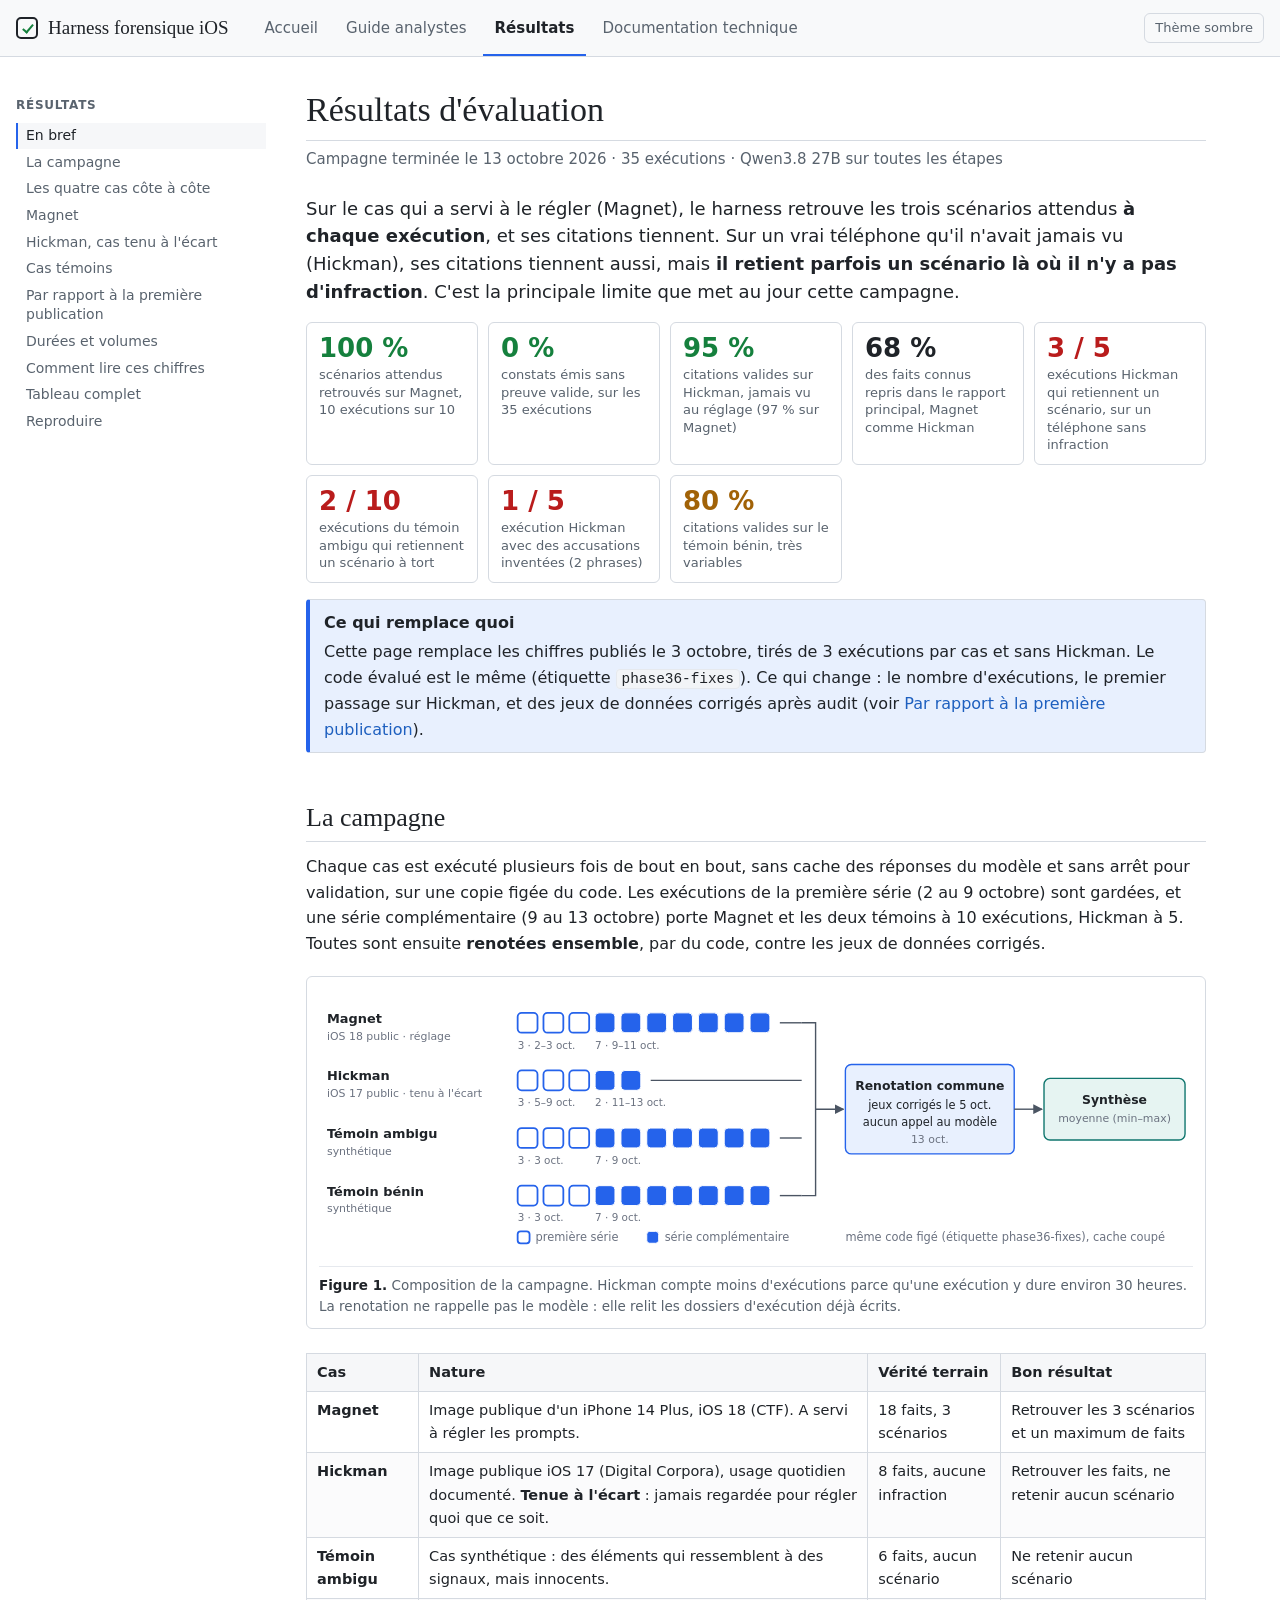
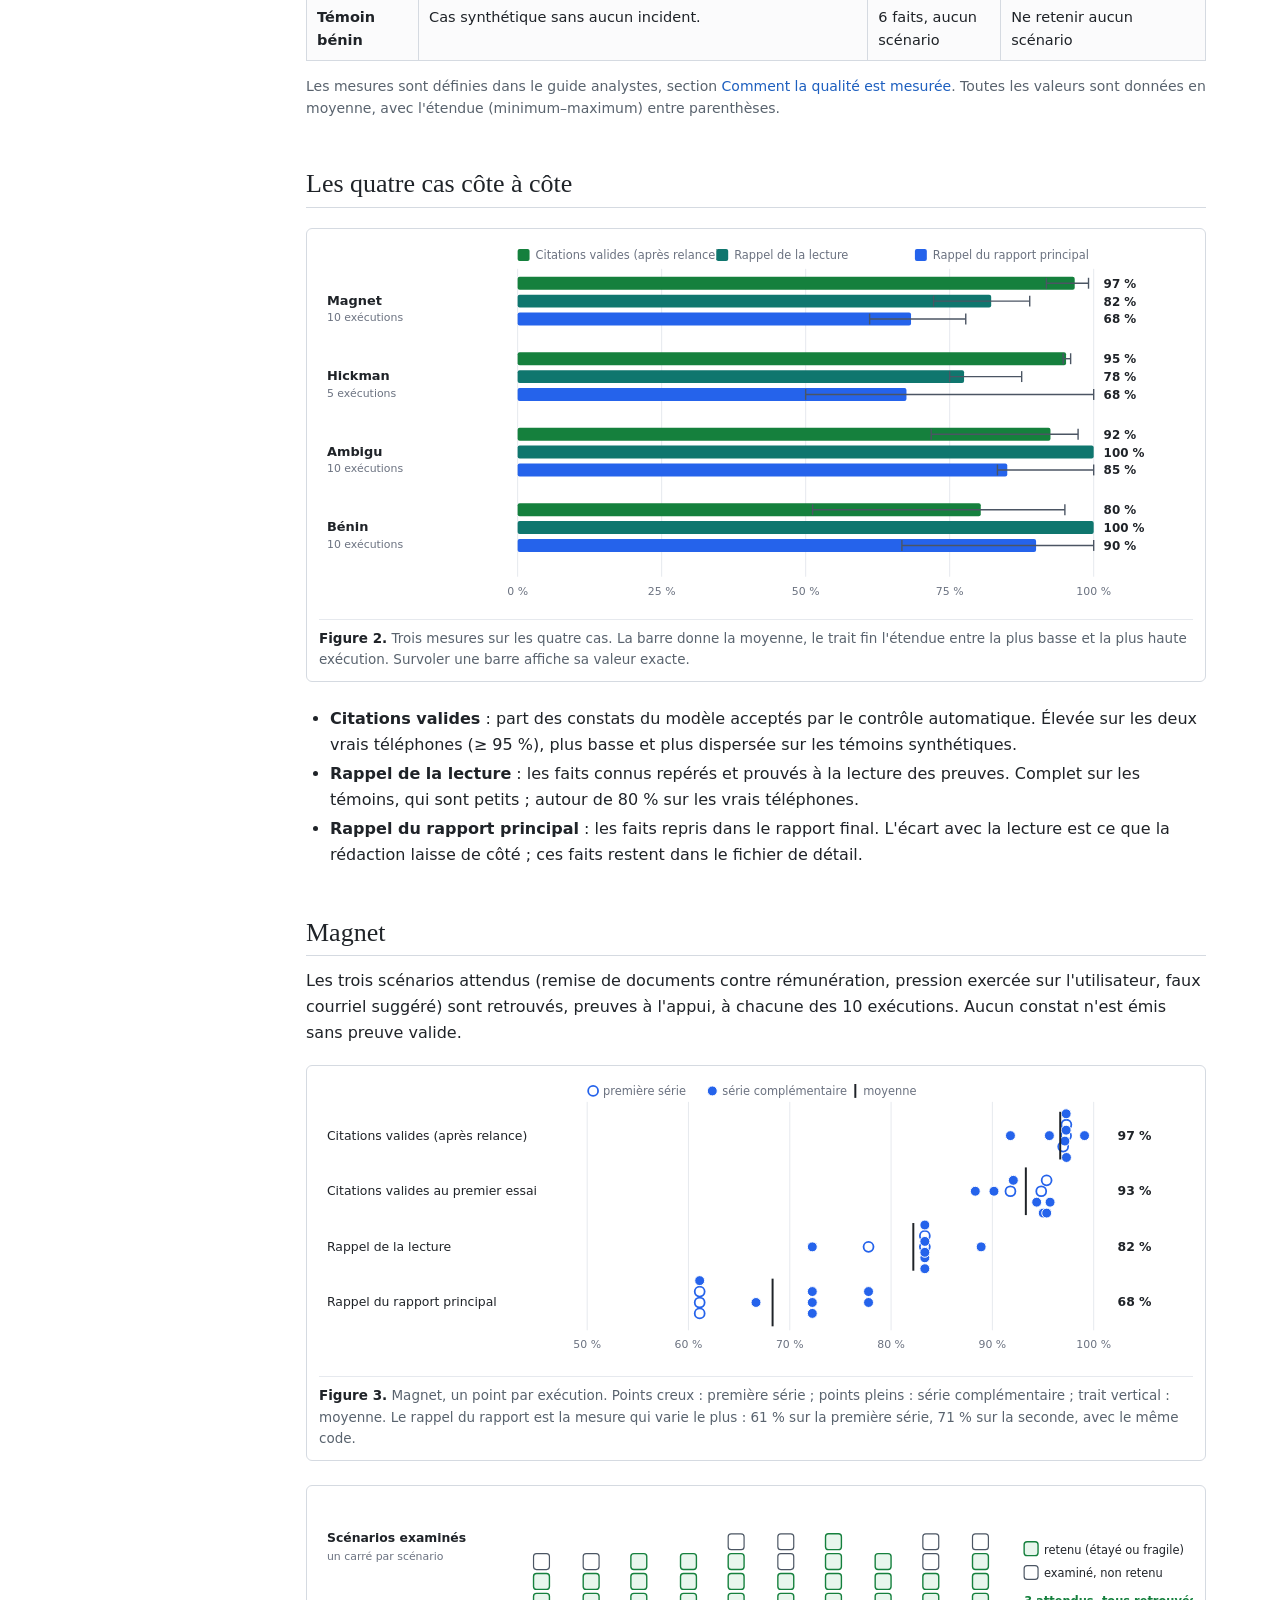
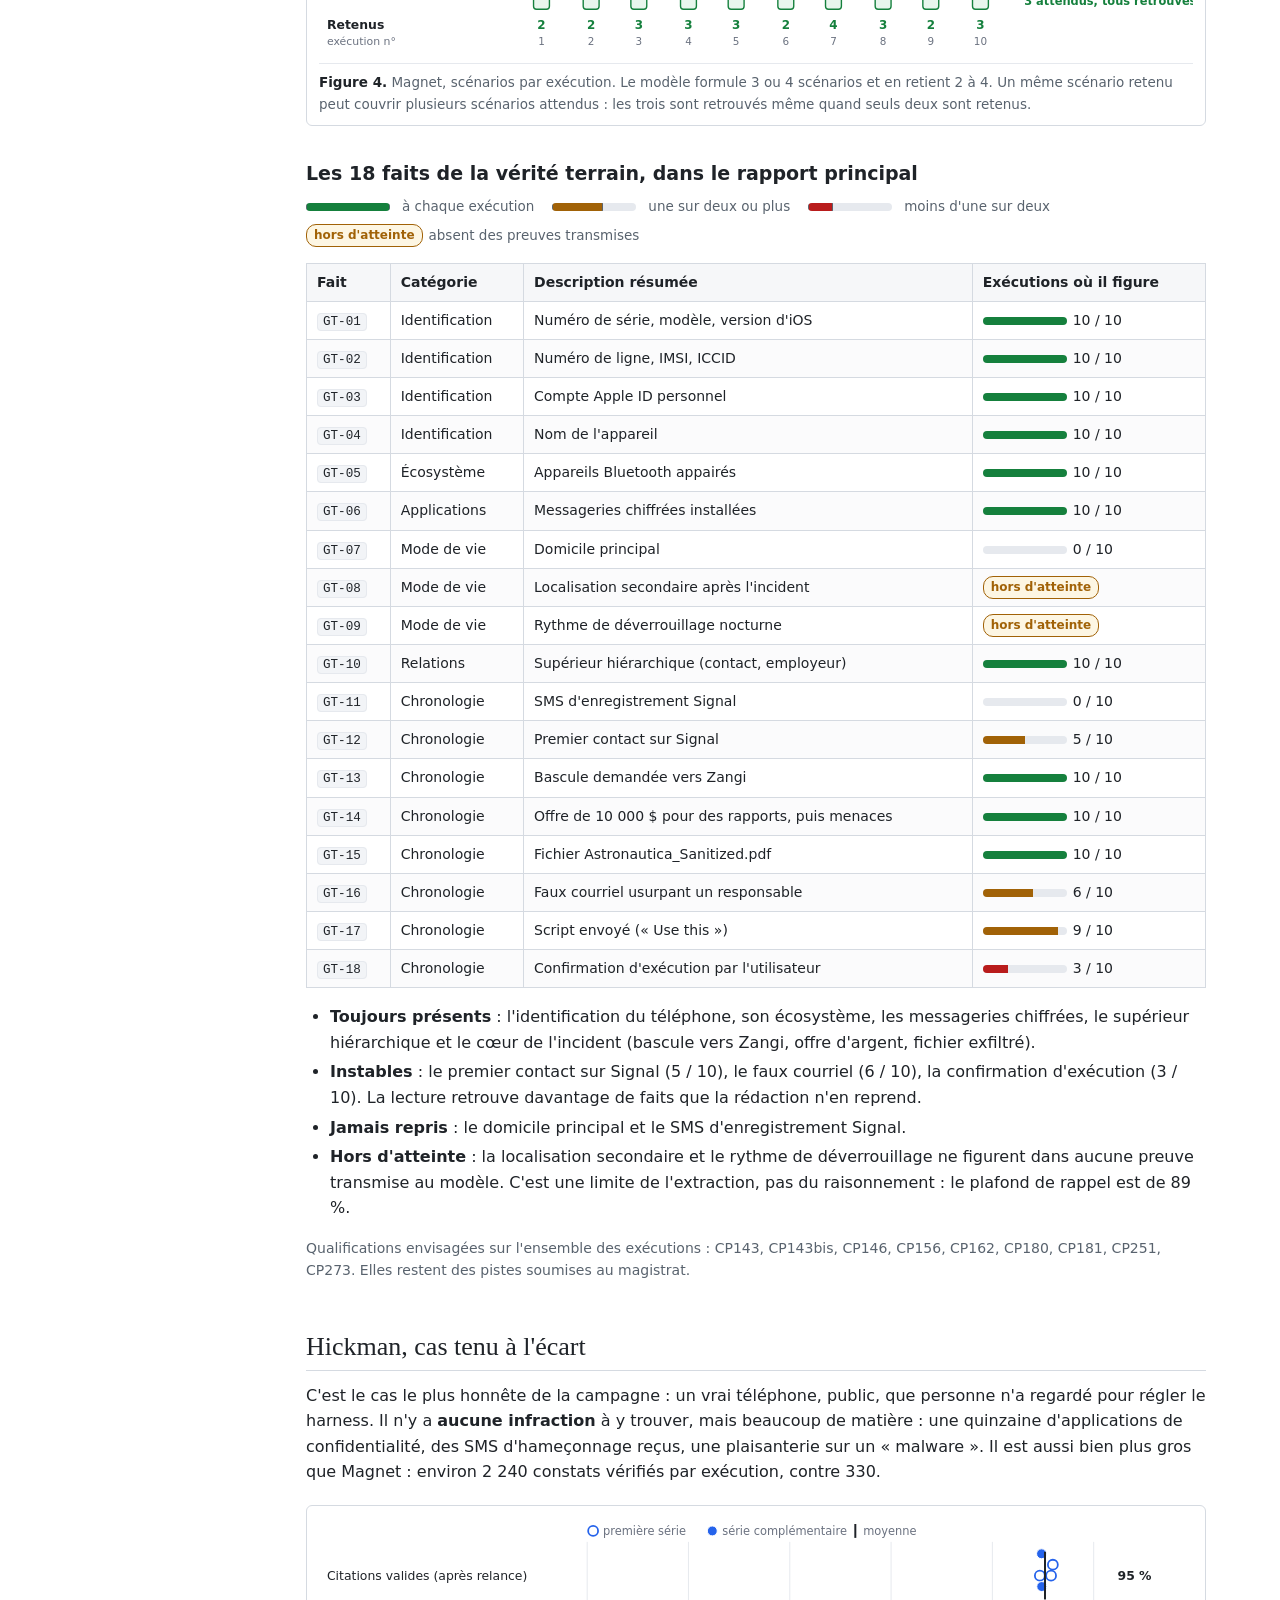
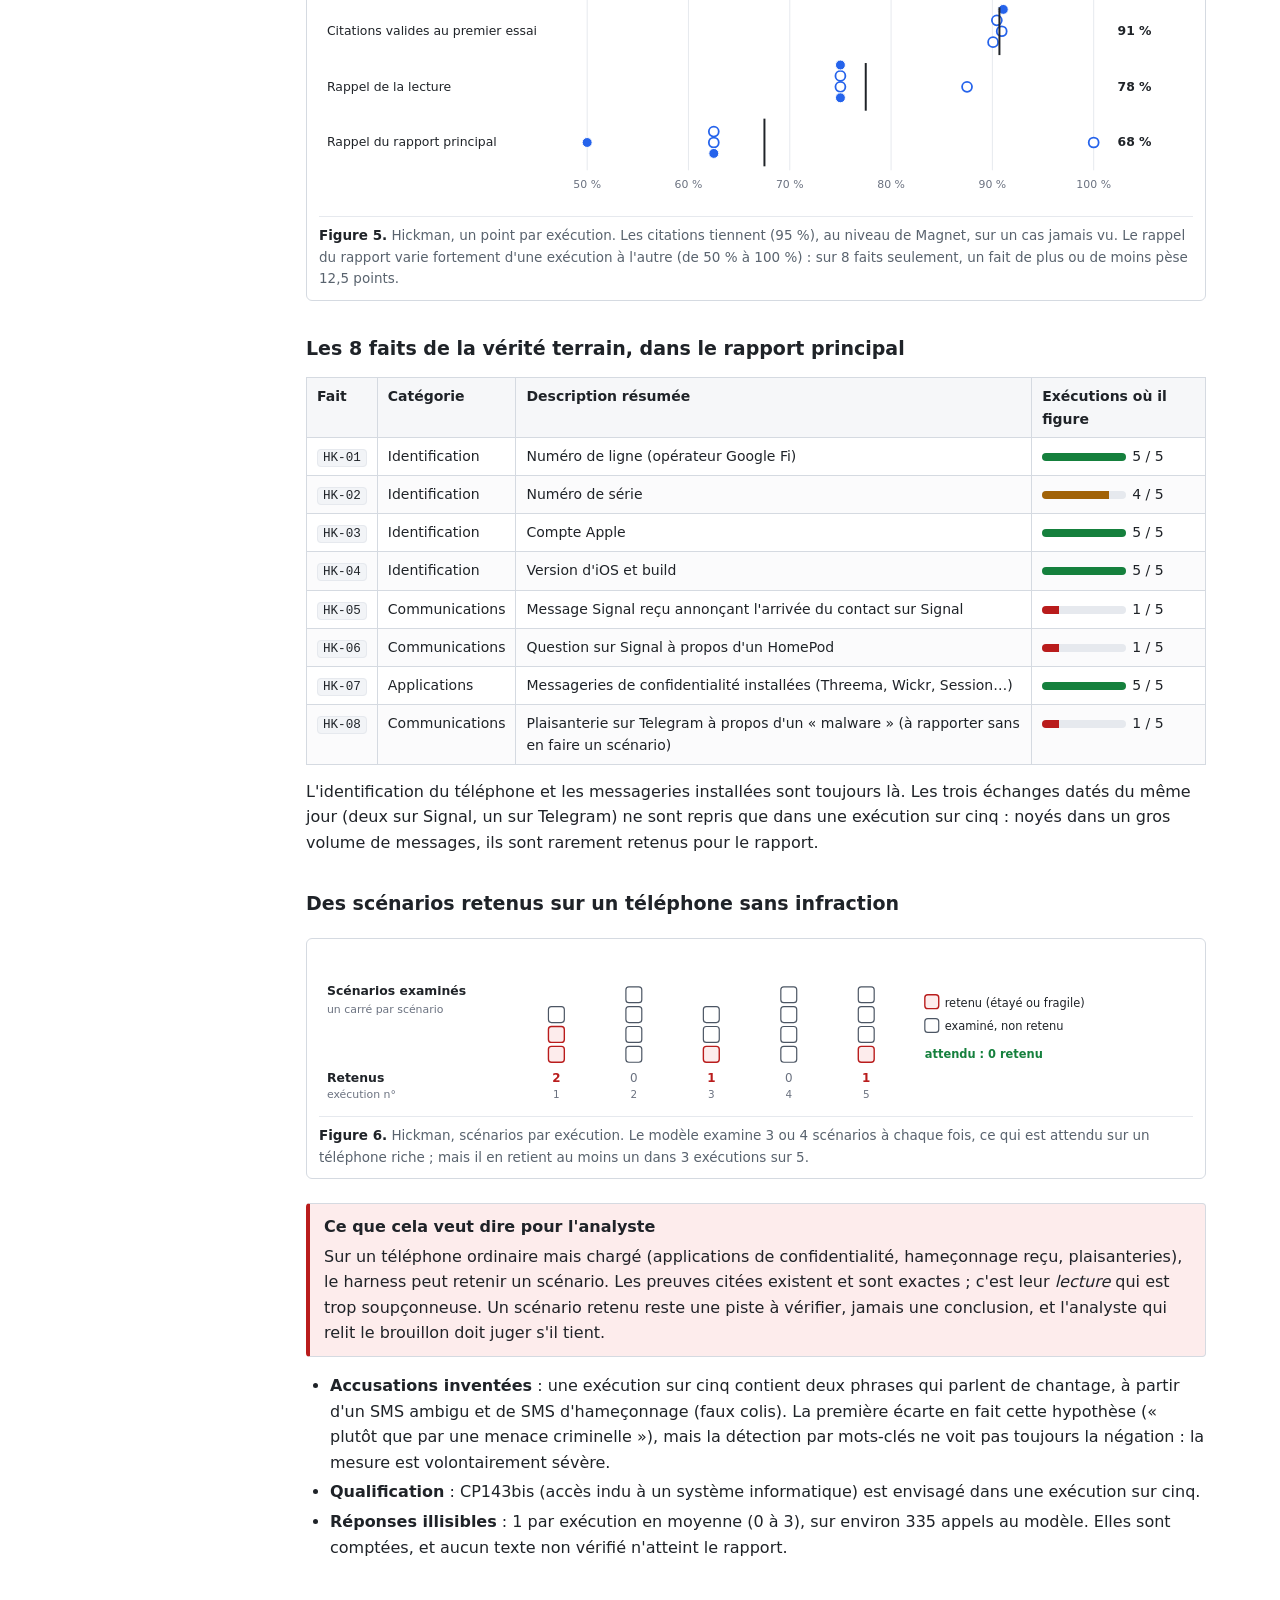
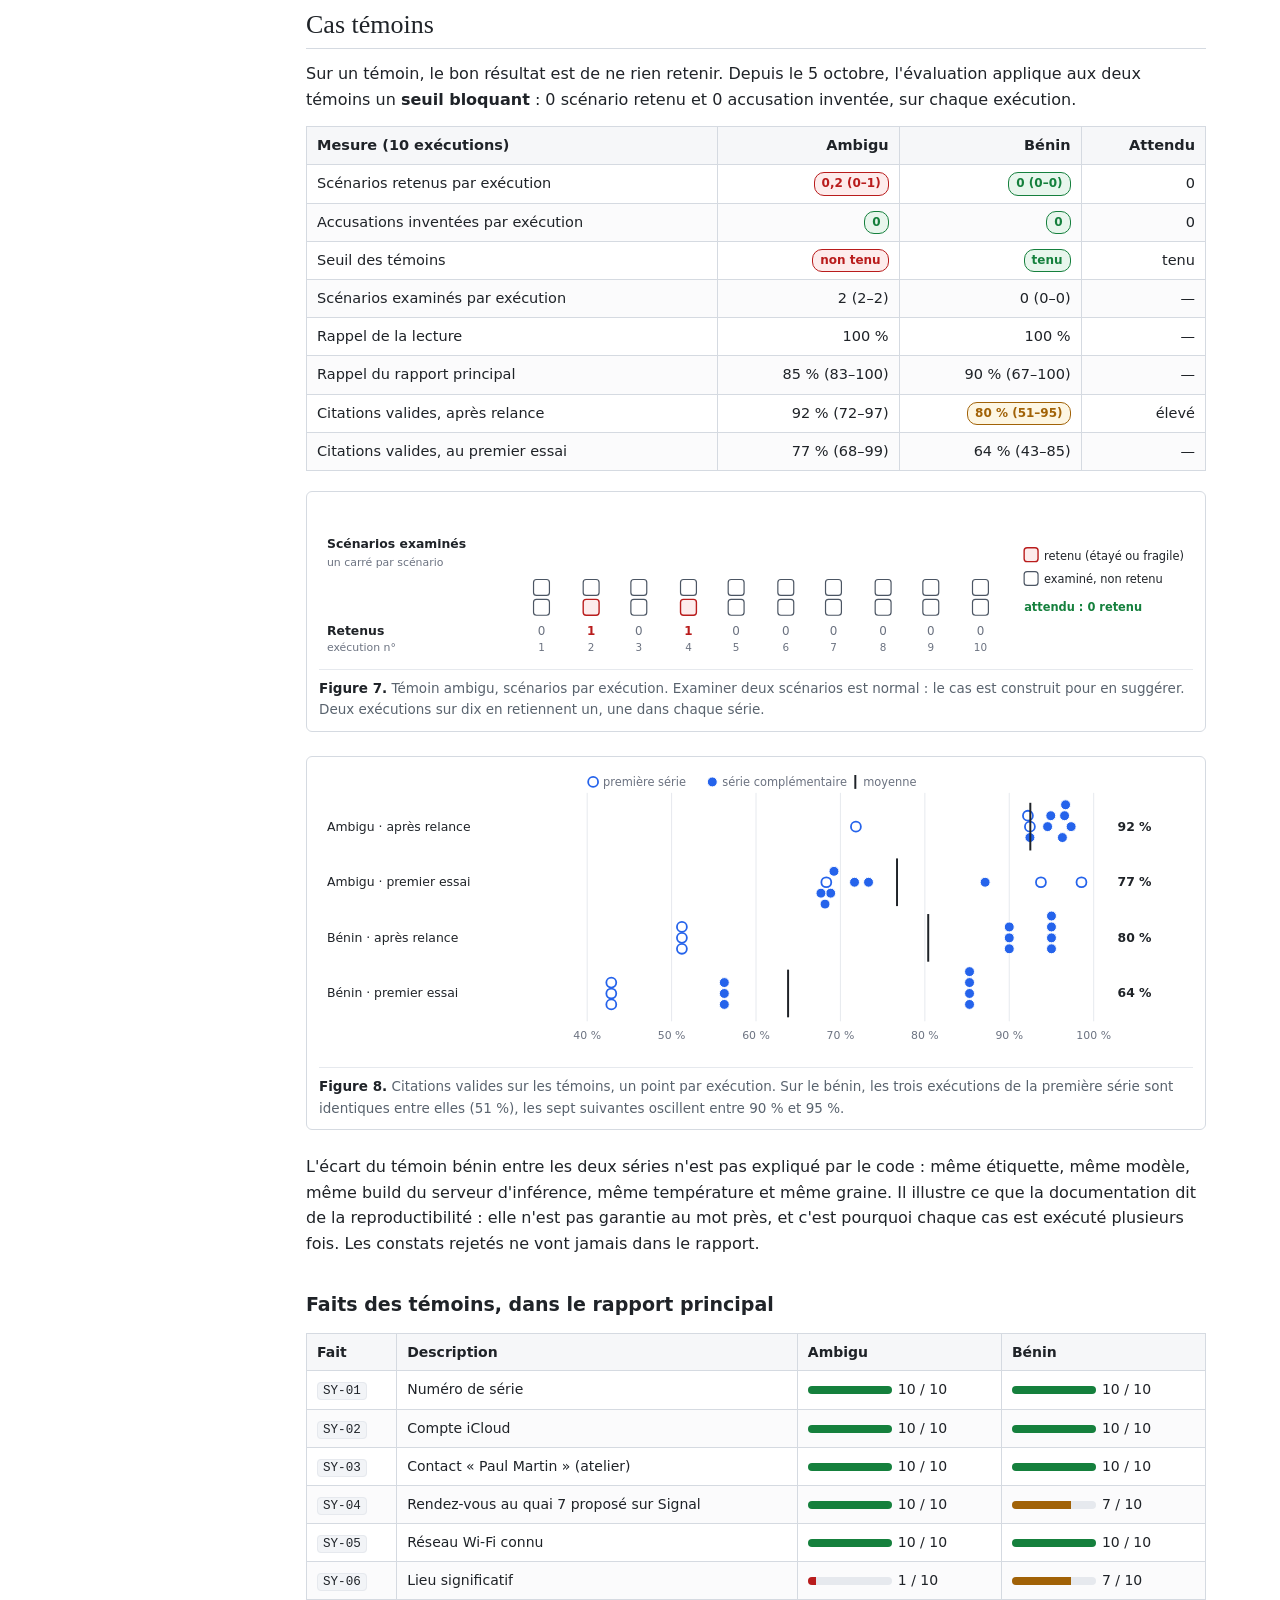
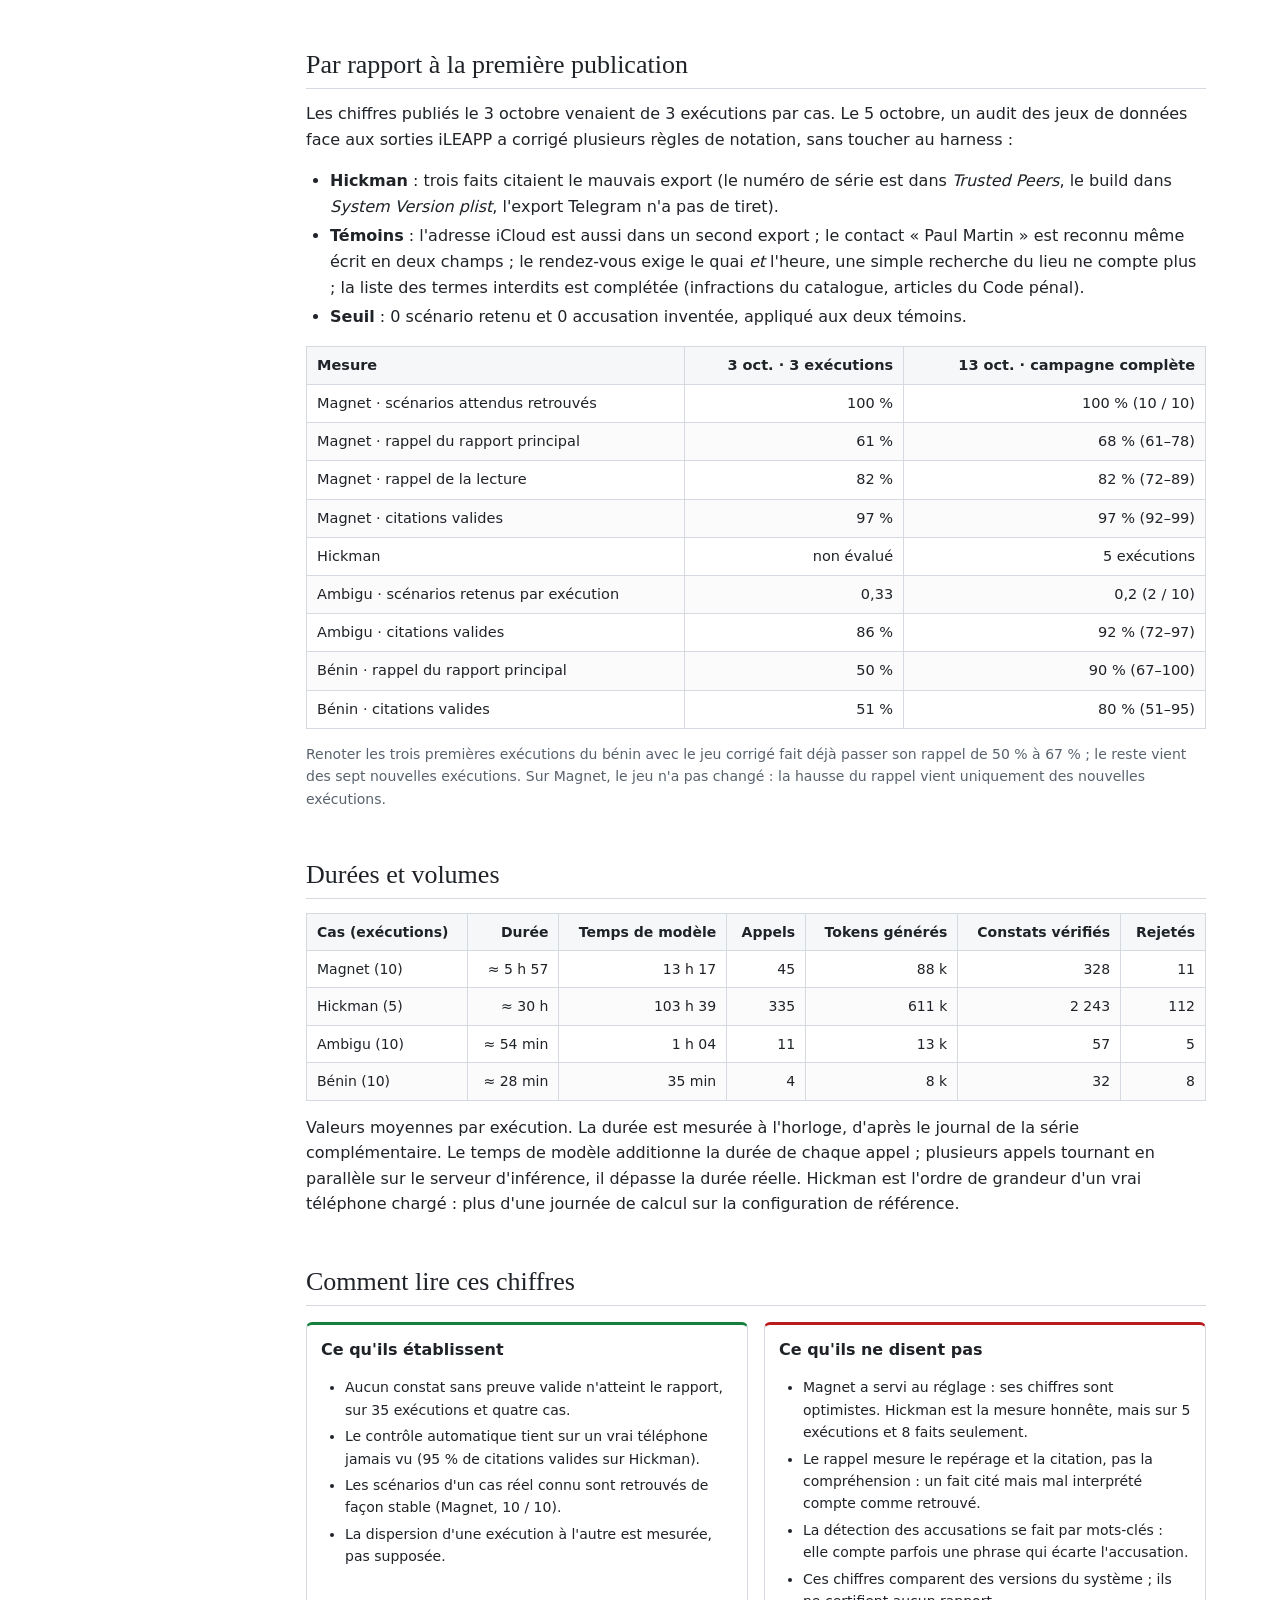
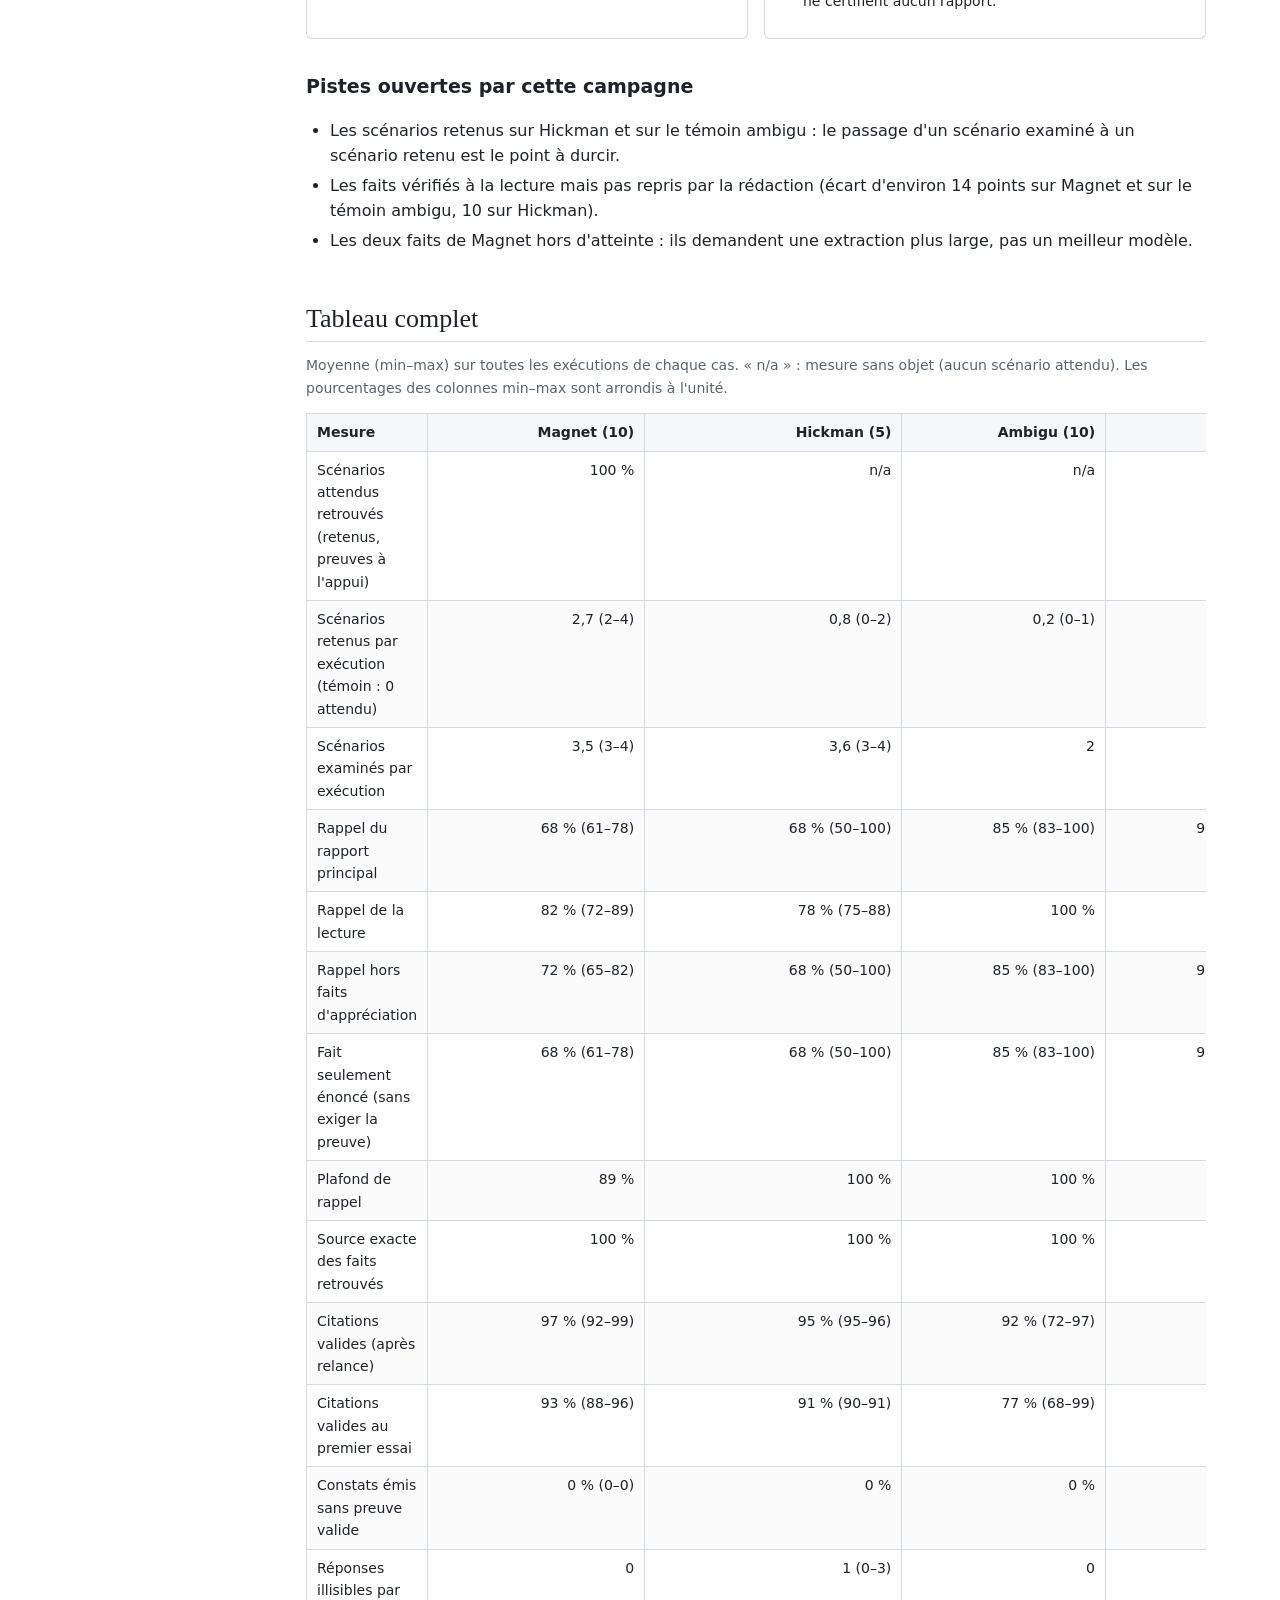
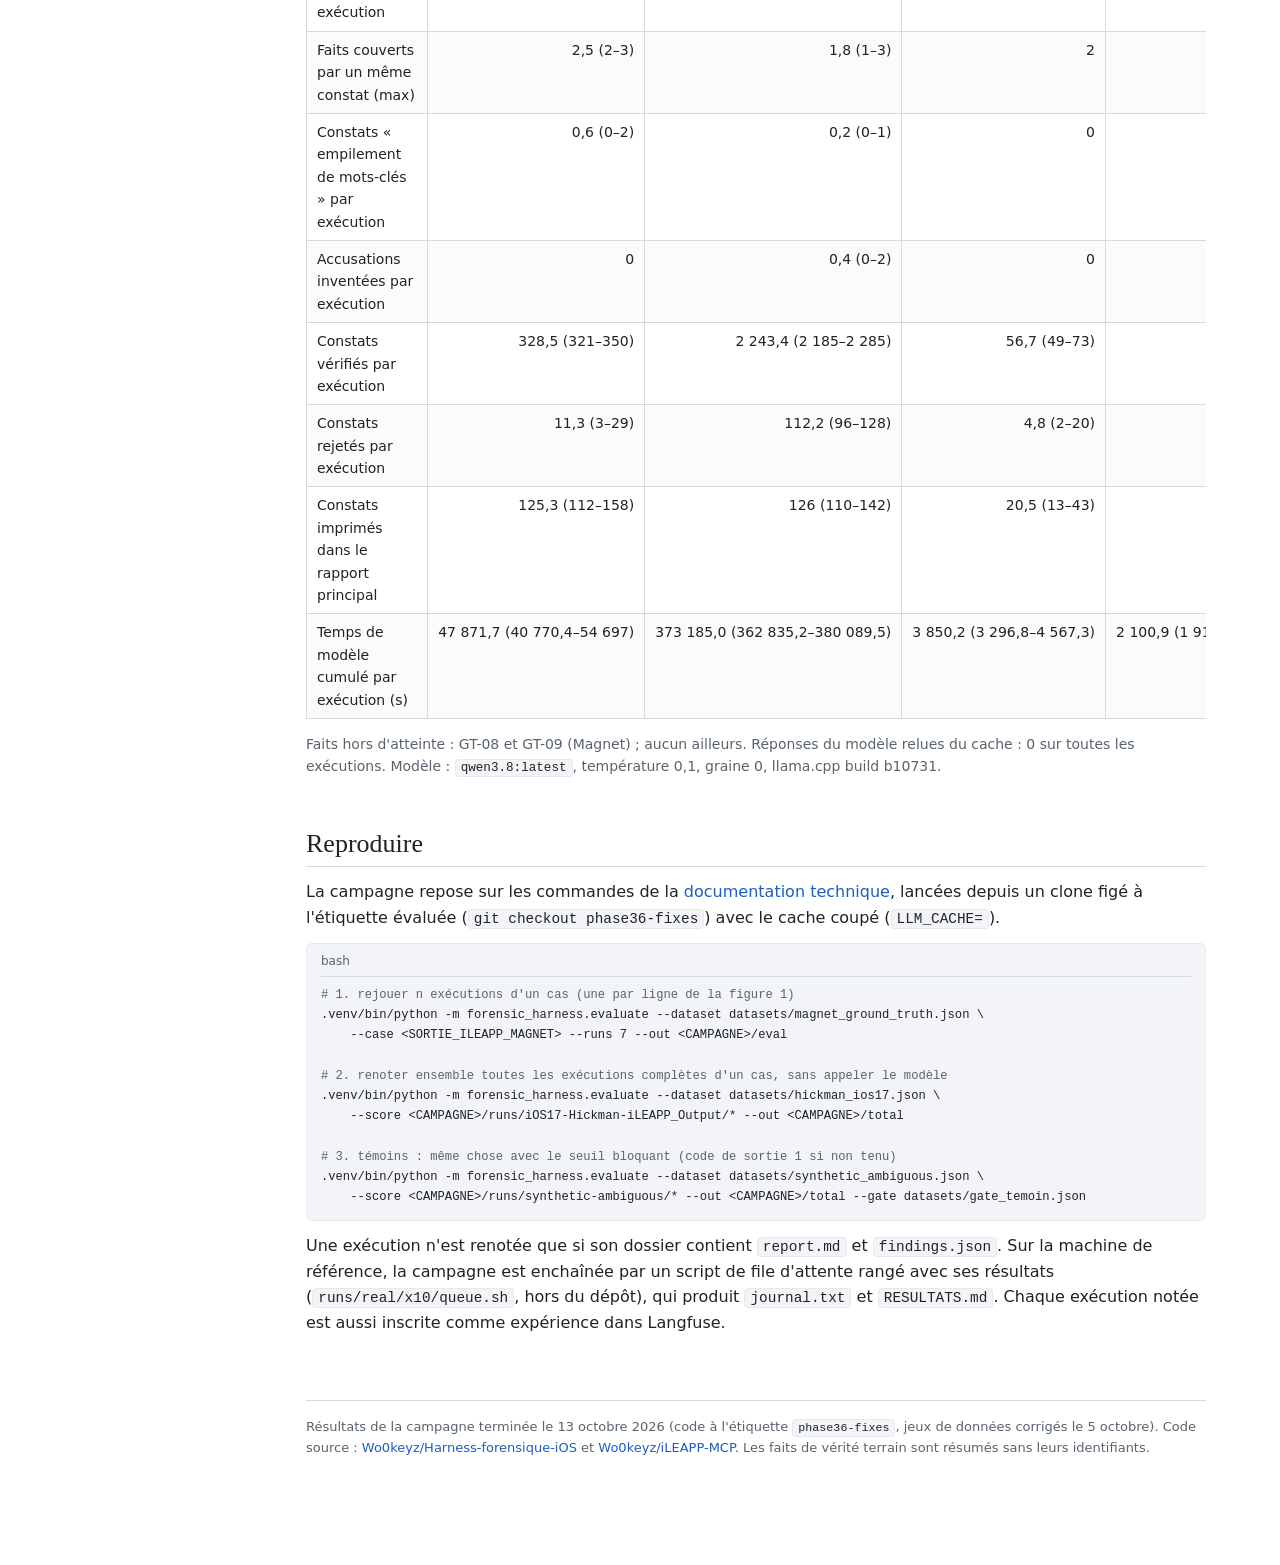
<file: docs/resultats.html>
<!doctype html>
<html lang="fr">
<head>
<meta charset="utf-8">
<meta name="viewport" content="width=device-width, initial-scale=1">
<title>Résultats d'évaluation</title>
<meta name="description" content="Résultats de la campagne d'évaluation du harness forensique iOS : 35 exécutions sur Magnet, Hickman (cas tenu à l'écart) et deux cas témoins.">
<link rel="stylesheet" href="assets/style.css">
<script src="assets/site.js"></script>
</head>
<body>

<header class="topbar">
  <div class="topbar-inner">
    <a class="brand" href="index.html"><span class="brand-mark" aria-hidden="true"></span>Harness forensique iOS</a>
    <nav class="tabs" aria-label="Pages">
      <a href="index.html">Accueil</a>
      <a href="analystes.html">Guide analystes</a>
      <a href="resultats.html" aria-current="page">Résultats</a>
      <a href="technique.html">Documentation technique</a>
    </nav>
    <button class="theme-toggle" type="button">Thème sombre</button>
  </div>
</header>

<div class="layout">
  <aside class="toc">
    <details open>
      <summary>Sommaire</summary>
      <p class="toc-title">Résultats</p>
      <ol>
        <li><a href="#en-bref">En bref</a></li>
        <li><a href="#campagne">La campagne</a></li>
        <li><a href="#synthese">Les quatre cas côte à côte</a></li>
        <li><a href="#magnet">Magnet</a></li>
        <li><a href="#hickman">Hickman, cas tenu à l'écart</a></li>
        <li><a href="#temoins">Cas témoins</a></li>
        <li><a href="#evolution">Par rapport à la première publication</a></li>
        <li><a href="#durees">Durées et volumes</a></li>
        <li><a href="#lecture">Comment lire ces chiffres</a></li>
        <li><a href="#tableau">Tableau complet</a></li>
        <li><a href="#reproduire">Reproduire</a></li>
      </ol>
    </details>
  </aside>

  <main class="content">
    <h1>Résultats d'évaluation</h1>
    <p class="subtitle">Campagne terminée le 13 octobre 2026 · 35 exécutions · Qwen3.8 27B sur toutes les étapes</p>

    <!-- ========================================================================================== -->
    <section id="en-bref">
      <p class="lead">Sur le cas qui a servi à le régler (Magnet), le harness retrouve les trois scénarios attendus
      <strong>à chaque exécution</strong>, et ses citations tiennent. Sur un vrai téléphone qu'il n'avait jamais vu
      (Hickman), ses citations tiennent aussi, mais <strong>il retient parfois un scénario là où il n'y a pas
      d'infraction</strong>. C'est la principale limite que met au jour cette campagne.</p>
      <div class="kpis">
        <div class="kpi ok"><div class="v">100 %</div><div class="l">scénarios attendus retrouvés sur Magnet, 10 exécutions sur 10</div></div>
        <div class="kpi ok"><div class="v">0 %</div><div class="l">constats émis sans preuve valide, sur les 35 exécutions</div></div>
        <div class="kpi ok"><div class="v">95 %</div><div class="l">citations valides sur Hickman, jamais vu au réglage (97 % sur Magnet)</div></div>
        <div class="kpi"><div class="v">68 %</div><div class="l">des faits connus repris dans le rapport principal, Magnet comme Hickman</div></div>
        <div class="kpi ko"><div class="v">3 / 5</div><div class="l">exécutions Hickman qui retiennent un scénario, sur un téléphone sans infraction</div></div>
        <div class="kpi ko"><div class="v">2 / 10</div><div class="l">exécutions du témoin ambigu qui retiennent un scénario à tort</div></div>
        <div class="kpi ko"><div class="v">1 / 5</div><div class="l">exécution Hickman avec des accusations inventées (2 phrases)</div></div>
        <div class="kpi warn"><div class="v">80 %</div><div class="l">citations valides sur le témoin bénin, très variables</div></div>
      </div>
      <div class="callout note">
        <span class="callout-title">Ce qui remplace quoi</span>
        Cette page remplace les chiffres publiés le 3 octobre, tirés de 3 exécutions par cas et sans Hickman. Le code
        évalué est le même (étiquette <code>phase36-fixes</code>). Ce qui change : le nombre d'exécutions, le premier
        passage sur Hickman, et des jeux de données corrigés après audit (voir
        <a href="#evolution">Par rapport à la première publication</a>).
      </div>
    </section>

    <!-- ========================================================================================== -->
    <section id="campagne">
      <h2>La campagne</h2>
      <p>Chaque cas est exécuté plusieurs fois de bout en bout, sans cache des réponses du modèle et sans arrêt pour
      validation, sur une copie figée du code. Les exécutions de la première série (2 au 9 octobre) sont gardées, et
      une série complémentaire (9 au 13 octobre) porte Magnet et les deux témoins à 10 exécutions, Hickman à 5. Toutes
      sont ensuite <strong>renotées ensemble</strong>, par du code, contre les jeux de données corrigés.</p>
      <figure class="diagram">
        <div class="scroll-x">
<svg viewBox="0 0 880 262" role="img" aria-labelledby="r1-t">
<title id="r1-t">Composition de la campagne : 10 exécutions pour Magnet et chaque témoin, 5 pour Hickman, toutes renotées ensemble avec les jeux corrigés</title>
<defs><marker id="r1" viewBox="0 0 10 10" refX="9" refY="5" markerWidth="7" markerHeight="7" orient="auto-start-reverse"><path class="arrow-head" d="M0,0 L10,5 L0,10 z"/></marker></defs>
<text x="8" y="30" font-size="13" class="t-b">Magnet</text>
<text x="8" y="47" font-size="11" class="t-muted">iOS 18 public · réglage</text>
<rect class="dot-a" x="200" y="20" width="20" height="20" rx="4"/>
<rect class="dot-a" x="226" y="20" width="20" height="20" rx="4"/>
<rect class="dot-a" x="252" y="20" width="20" height="20" rx="4"/>
<rect class="dot-b" x="278" y="20" width="20" height="20" rx="4"/>
<rect class="dot-b" x="304" y="20" width="20" height="20" rx="4"/>
<rect class="dot-b" x="330" y="20" width="20" height="20" rx="4"/>
<rect class="dot-b" x="356" y="20" width="20" height="20" rx="4"/>
<rect class="dot-b" x="382" y="20" width="20" height="20" rx="4"/>
<rect class="dot-b" x="408" y="20" width="20" height="20" rx="4"/>
<rect class="dot-b" x="434" y="20" width="20" height="20" rx="4"/>
<text x="200" y="56" font-size="10.5" class="t-muted">3 · 2–3 oct.</text>
<text x="278" y="56" font-size="10.5" class="t-muted">7 · 9–11 oct.</text>
<line class="line" x1="464" y1="30" x2="486" y2="30" />
<text x="8" y="88" font-size="13" class="t-b">Hickman</text>
<text x="8" y="105" font-size="11" class="t-muted">iOS 17 public · tenu à l'écart</text>
<rect class="dot-a" x="200" y="78" width="20" height="20" rx="4"/>
<rect class="dot-a" x="226" y="78" width="20" height="20" rx="4"/>
<rect class="dot-a" x="252" y="78" width="20" height="20" rx="4"/>
<rect class="dot-b" x="278" y="78" width="20" height="20" rx="4"/>
<rect class="dot-b" x="304" y="78" width="20" height="20" rx="4"/>
<text x="200" y="114" font-size="10.5" class="t-muted">3 · 5–9 oct.</text>
<text x="278" y="114" font-size="10.5" class="t-muted">2 · 11–13 oct.</text>
<line class="line" x1="334" y1="88" x2="486" y2="88" />
<text x="8" y="146" font-size="13" class="t-b">Témoin ambigu</text>
<text x="8" y="163" font-size="11" class="t-muted">synthétique</text>
<rect class="dot-a" x="200" y="136" width="20" height="20" rx="4"/>
<rect class="dot-a" x="226" y="136" width="20" height="20" rx="4"/>
<rect class="dot-a" x="252" y="136" width="20" height="20" rx="4"/>
<rect class="dot-b" x="278" y="136" width="20" height="20" rx="4"/>
<rect class="dot-b" x="304" y="136" width="20" height="20" rx="4"/>
<rect class="dot-b" x="330" y="136" width="20" height="20" rx="4"/>
<rect class="dot-b" x="356" y="136" width="20" height="20" rx="4"/>
<rect class="dot-b" x="382" y="136" width="20" height="20" rx="4"/>
<rect class="dot-b" x="408" y="136" width="20" height="20" rx="4"/>
<rect class="dot-b" x="434" y="136" width="20" height="20" rx="4"/>
<text x="200" y="172" font-size="10.5" class="t-muted">3 · 3 oct.</text>
<text x="278" y="172" font-size="10.5" class="t-muted">7 · 9 oct.</text>
<line class="line" x1="464" y1="146" x2="486" y2="146" />
<text x="8" y="204" font-size="13" class="t-b">Témoin bénin</text>
<text x="8" y="221" font-size="11" class="t-muted">synthétique</text>
<rect class="dot-a" x="200" y="194" width="20" height="20" rx="4"/>
<rect class="dot-a" x="226" y="194" width="20" height="20" rx="4"/>
<rect class="dot-a" x="252" y="194" width="20" height="20" rx="4"/>
<rect class="dot-b" x="278" y="194" width="20" height="20" rx="4"/>
<rect class="dot-b" x="304" y="194" width="20" height="20" rx="4"/>
<rect class="dot-b" x="330" y="194" width="20" height="20" rx="4"/>
<rect class="dot-b" x="356" y="194" width="20" height="20" rx="4"/>
<rect class="dot-b" x="382" y="194" width="20" height="20" rx="4"/>
<rect class="dot-b" x="408" y="194" width="20" height="20" rx="4"/>
<rect class="dot-b" x="434" y="194" width="20" height="20" rx="4"/>
<text x="200" y="230" font-size="10.5" class="t-muted">3 · 3 oct.</text>
<text x="278" y="230" font-size="10.5" class="t-muted">7 · 9 oct.</text>
<line class="line" x1="464" y1="204" x2="486" y2="204" />
<path class="line" d="M486,30 L500,30 L500,204 L486,204 M500,117 L528,117" marker-end="url(#r1)"/>
<rect class="b-code" x="530" y="72" width="170" height="90" rx="6"/>
<text x="615" y="98" text-anchor="middle" font-size="12.5" class="t-b">Renotation commune</text>
<text x="615" y="117" text-anchor="middle" font-size="11.5">jeux corrigés le 5 oct.</text>
<text x="615" y="134" text-anchor="middle" font-size="11.5">aucun appel au modèle</text>
<text x="615" y="151" text-anchor="middle" font-size="11" class="t-muted">13 oct.</text>
<line class="line" x1="700" y1="117" x2="728" y2="117" marker-end="url(#r1)"/>
<rect class="b-data" x="730" y="86" width="142" height="62" rx="6"/>
<text x="801" y="112" text-anchor="middle" font-size="12.5" class="t-b">Synthèse</text>
<text x="801" y="130" text-anchor="middle" font-size="11" class="t-muted">moyenne (min–max)</text>
<rect class="dot-a" x="200" y="240" width="12" height="12" rx="3"/>
<text x="218" y="250" font-size="11.5" class="t-muted">première série</text>
<rect class="dot-b" x="330" y="240" width="12" height="12" rx="3"/>
<text x="348" y="250" font-size="11.5" class="t-muted">série complémentaire</text>
<text x="530" y="250" font-size="11.5" class="t-muted">même code figé (étiquette phase36-fixes), cache coupé</text>
</svg>
        </div>
        <figcaption><b>Figure 1.</b> Composition de la campagne. Hickman compte moins d'exécutions parce qu'une
        exécution y dure environ 30 heures. La renotation ne rappelle pas le modèle : elle relit les dossiers
        d'exécution déjà écrits.</figcaption>
      </figure>
      <div class="table-wrap">
      <table>
        <thead><tr><th>Cas</th><th>Nature</th><th>Vérité terrain</th><th>Bon résultat</th></tr></thead>
        <tbody>
          <tr><td><strong>Magnet</strong></td><td>Image publique d'un iPhone 14 Plus, iOS 18 (CTF). A servi à régler les prompts.</td><td>18 faits, 3 scénarios</td><td>Retrouver les 3 scénarios et un maximum de faits</td></tr>
          <tr><td><strong>Hickman</strong></td><td>Image publique iOS 17 (Digital Corpora), usage quotidien documenté. <strong>Tenue à l'écart</strong> : jamais regardée pour régler quoi que ce soit.</td><td>8 faits, aucune infraction</td><td>Retrouver les faits, ne retenir aucun scénario</td></tr>
          <tr><td><strong>Témoin ambigu</strong></td><td>Cas synthétique : des éléments qui ressemblent à des signaux, mais innocents.</td><td>6 faits, aucun scénario</td><td>Ne retenir aucun scénario</td></tr>
          <tr><td><strong>Témoin bénin</strong></td><td>Cas synthétique sans aucun incident.</td><td>6 faits, aucun scénario</td><td>Ne retenir aucun scénario</td></tr>
        </tbody>
      </table>
      </div>
      <p class="small muted">Les mesures sont définies dans le guide analystes, section
      <a href="analystes.html#evaluation">Comment la qualité est mesurée</a>. Toutes les valeurs sont données en
      moyenne, avec l'étendue (minimum–maximum) entre parenthèses.</p>
    </section>

    <!-- ========================================================================================== -->
    <section id="synthese">
      <h2>Les quatre cas côte à côte</h2>
      <figure class="diagram">
        <div class="scroll-x">
<svg viewBox="0 0 880 364" role="img" aria-labelledby="r2-t">
<title id="r2-t">Comparaison des quatre cas : citations valides, rappel de la lecture, rappel du rapport</title>
<line class="grid-line" x1="200" y1="24" x2="200" y2="334"/>
<text x="200" y="352" text-anchor="middle" font-size="11" class="t-muted">0 %</text>
<line class="grid-line" x1="345" y1="24" x2="345" y2="334"/>
<text x="345" y="352" text-anchor="middle" font-size="11" class="t-muted">25 %</text>
<line class="grid-line" x1="490" y1="24" x2="490" y2="334"/>
<text x="490" y="352" text-anchor="middle" font-size="11" class="t-muted">50 %</text>
<line class="grid-line" x1="635" y1="24" x2="635" y2="334"/>
<text x="635" y="352" text-anchor="middle" font-size="11" class="t-muted">75 %</text>
<line class="grid-line" x1="780" y1="24" x2="780" y2="334"/>
<text x="780" y="352" text-anchor="middle" font-size="11" class="t-muted">100 %</text>
<rect class="fill-ok" x="200" y="4" width="12" height="12" rx="2"/>
<text x="218" y="14" font-size="11.5" class="t-muted">Citations valides (après relance)</text>
<rect class="fill-data" x="400" y="4" width="12" height="12" rx="2"/>
<text x="418" y="14" font-size="11.5" class="t-muted">Rappel de la lecture</text>
<rect class="fill-code" x="600" y="4" width="12" height="12" rx="2"/>
<text x="618" y="14" font-size="11.5" class="t-muted">Rappel du rapport principal</text>
<text x="8" y="60" font-size="13" class="t-b">Magnet</text>
<text x="8" y="77" font-size="11" class="t-muted">10 exécutions</text>
<g><title>Magnet — Citations valides (après relance) : 97 % (92 %–99 %)</title>
<rect class="fill-ok" x="200" y="32" width="560.9" height="13" rx="2"/>
<line class="line" x1="732.4" y1="38.5" x2="774.8" y2="38.5"/>
<line class="line" x1="732.4" y1="33" x2="732.4" y2="44"/>
<line class="line" x1="774.8" y1="33" x2="774.8" y2="44"/>
<text x="790" y="43" font-size="12" class="t-b">97 %</text></g>
<g><title>Magnet — Rappel de la lecture : 82 % (72 %–89 %)</title>
<rect class="fill-data" x="200" y="50" width="476.8" height="13" rx="2"/>
<line class="line" x1="618.8" y1="56.5" x2="715.6" y2="56.5"/>
<line class="line" x1="618.8" y1="51" x2="618.8" y2="62"/>
<line class="line" x1="715.6" y1="51" x2="715.6" y2="62"/>
<text x="790" y="61" font-size="12" class="t-b">82 %</text></g>
<g><title>Magnet — Rappel du rapport principal : 68 % (61 %–78 %)</title>
<rect class="fill-code" x="200" y="68" width="396.1" height="13" rx="2"/>
<line class="line" x1="554.4" y1="74.5" x2="651.2" y2="74.5"/>
<line class="line" x1="554.4" y1="69" x2="554.4" y2="80"/>
<line class="line" x1="651.2" y1="69" x2="651.2" y2="80"/>
<text x="790" y="79" font-size="12" class="t-b">68 %</text></g>
<text x="8" y="136" font-size="13" class="t-b">Hickman</text>
<text x="8" y="153" font-size="11" class="t-muted">5 exécutions</text>
<g><title>Hickman — Citations valides (après relance) : 95 % (95 %–96 %)</title>
<rect class="fill-ok" x="200" y="108" width="552.2" height="13" rx="2"/>
<line class="line" x1="749.3" y1="114.5" x2="756.8" y2="114.5"/>
<line class="line" x1="749.3" y1="109" x2="749.3" y2="120"/>
<line class="line" x1="756.8" y1="109" x2="756.8" y2="120"/>
<text x="790" y="119" font-size="12" class="t-b">95 %</text></g>
<g><title>Hickman — Rappel de la lecture : 78 % (75 %–88 %)</title>
<rect class="fill-data" x="200" y="126" width="449.5" height="13" rx="2"/>
<line class="line" x1="635.0" y1="132.5" x2="707.5" y2="132.5"/>
<line class="line" x1="635.0" y1="127" x2="635.0" y2="138"/>
<line class="line" x1="707.5" y1="127" x2="707.5" y2="138"/>
<text x="790" y="137" font-size="12" class="t-b">78 %</text></g>
<g><title>Hickman — Rappel du rapport principal : 68 % (50 %–100 %)</title>
<rect class="fill-code" x="200" y="144" width="391.5" height="13" rx="2"/>
<line class="line" x1="490.0" y1="150.5" x2="780.0" y2="150.5"/>
<line class="line" x1="490.0" y1="145" x2="490.0" y2="156"/>
<line class="line" x1="780.0" y1="145" x2="780.0" y2="156"/>
<text x="790" y="155" font-size="12" class="t-b">68 %</text></g>
<text x="8" y="212" font-size="13" class="t-b">Ambigu</text>
<text x="8" y="229" font-size="11" class="t-muted">10 exécutions</text>
<g><title>Ambigu — Citations valides (après relance) : 92 % (72 %–97 %)</title>
<rect class="fill-ok" x="200" y="184" width="536.5" height="13" rx="2"/>
<line class="line" x1="616.4" y1="190.5" x2="764.3" y2="190.5"/>
<line class="line" x1="616.4" y1="185" x2="616.4" y2="196"/>
<line class="line" x1="764.3" y1="185" x2="764.3" y2="196"/>
<text x="790" y="195" font-size="12" class="t-b">92 %</text></g>
<g><title>Ambigu — Rappel de la lecture : 100 % (100 %–100 %)</title>
<rect class="fill-data" x="200" y="202" width="580.0" height="13" rx="2"/>
<text x="790" y="213" font-size="12" class="t-b">100 %</text></g>
<g><title>Ambigu — Rappel du rapport principal : 85 % (83 %–100 %)</title>
<rect class="fill-code" x="200" y="220" width="493.0" height="13" rx="2"/>
<line class="line" x1="683.1" y1="226.5" x2="780.0" y2="226.5"/>
<line class="line" x1="683.1" y1="221" x2="683.1" y2="232"/>
<line class="line" x1="780.0" y1="221" x2="780.0" y2="232"/>
<text x="790" y="231" font-size="12" class="t-b">85 %</text></g>
<text x="8" y="288" font-size="13" class="t-b">Bénin</text>
<text x="8" y="305" font-size="11" class="t-muted">10 exécutions</text>
<g><title>Bénin — Citations valides (après relance) : 80 % (51 %–95 %)</title>
<rect class="fill-ok" x="200" y="260" width="466.3" height="13" rx="2"/>
<line class="line" x1="497.0" y1="266.5" x2="751.0" y2="266.5"/>
<line class="line" x1="497.0" y1="261" x2="497.0" y2="272"/>
<line class="line" x1="751.0" y1="261" x2="751.0" y2="272"/>
<text x="790" y="271" font-size="12" class="t-b">80 %</text></g>
<g><title>Bénin — Rappel de la lecture : 100 % (100 %–100 %)</title>
<rect class="fill-data" x="200" y="278" width="580.0" height="13" rx="2"/>
<text x="790" y="289" font-size="12" class="t-b">100 %</text></g>
<g><title>Bénin — Rappel du rapport principal : 90 % (67 %–100 %)</title>
<rect class="fill-code" x="200" y="296" width="522.0" height="13" rx="2"/>
<line class="line" x1="586.9" y1="302.5" x2="780.0" y2="302.5"/>
<line class="line" x1="586.9" y1="297" x2="586.9" y2="308"/>
<line class="line" x1="780.0" y1="297" x2="780.0" y2="308"/>
<text x="790" y="307" font-size="12" class="t-b">90 %</text></g>
</svg>
        </div>
        <figcaption><b>Figure 2.</b> Trois mesures sur les quatre cas. La barre donne la moyenne, le trait fin
        l'étendue entre la plus basse et la plus haute exécution. Survoler une barre affiche sa valeur exacte.</figcaption>
      </figure>
      <ul>
        <li><strong>Citations valides</strong> : part des constats du modèle acceptés par le contrôle automatique.
        Élevée sur les deux vrais téléphones (≥ 95 %), plus basse et plus dispersée sur les témoins synthétiques.</li>
        <li><strong>Rappel de la lecture</strong> : les faits connus repérés et prouvés à la lecture des preuves. Complet
        sur les témoins, qui sont petits ; autour de 80 % sur les vrais téléphones.</li>
        <li><strong>Rappel du rapport principal</strong> : les faits repris dans le rapport final. L'écart avec la
        lecture est ce que la rédaction laisse de côté ; ces faits restent dans le fichier de détail.</li>
      </ul>
    </section>

    <!-- ========================================================================================== -->
    <section id="magnet">
      <h2>Magnet</h2>
      <p>Les trois scénarios attendus (remise de documents contre rémunération, pression exercée sur l'utilisateur,
      faux courriel suggéré) sont retrouvés, preuves à l'appui, à chacune des 10 exécutions. Aucun constat n'est émis
      sans preuve valide.</p>
      <figure class="diagram">
        <div class="scroll-x">
<svg viewBox="0 0 880 284" role="img" aria-labelledby="r3-t">
<title id="r3-t">Magnet : une mesure par exécution, 10 exécutions</title>
<line class="grid-line" x1="270" y1="20" x2="270" y2="250"/>
<text x="270" y="268" text-anchor="middle" font-size="11" class="t-muted">50 %</text>
<line class="grid-line" x1="372" y1="20" x2="372" y2="250"/>
<text x="372" y="268" text-anchor="middle" font-size="11" class="t-muted">60 %</text>
<line class="grid-line" x1="474" y1="20" x2="474" y2="250"/>
<text x="474" y="268" text-anchor="middle" font-size="11" class="t-muted">70 %</text>
<line class="grid-line" x1="576" y1="20" x2="576" y2="250"/>
<text x="576" y="268" text-anchor="middle" font-size="11" class="t-muted">80 %</text>
<line class="grid-line" x1="678" y1="20" x2="678" y2="250"/>
<text x="678" y="268" text-anchor="middle" font-size="11" class="t-muted">90 %</text>
<line class="grid-line" x1="780" y1="20" x2="780" y2="250"/>
<text x="780" y="268" text-anchor="middle" font-size="11" class="t-muted">100 %</text>
<circle class="dot-a" cx="276" cy="9" r="5"/><text x="286" y="13" font-size="11.5" class="t-muted">première série</text>
<circle class="dot-b" cx="396" cy="9" r="5"/><text x="406" y="13" font-size="11.5" class="t-muted">série complémentaire</text>
<line class="mean-mark" x1="540" y1="2" x2="540" y2="16"/><text x="548" y="13" font-size="11.5" class="t-muted">moyenne</text>
<text x="8" y="58" font-size="12.5">Citations valides (après relance)</text>
<circle class="dot-a" cx="752.2" cy="54.0" r="5"><title>20261002T140603Z : 97,3 %</title></circle>
<circle class="dot-a" cx="752.5" cy="43.0" r="5"><title>20261002T195220Z : 97,3 %</title></circle>
<circle class="dot-a" cx="749.3" cy="65.0" r="5"><title>20261003T013225Z : 97,0 %</title></circle>
<circle class="dot-b" cx="752.3" cy="32.0" r="5"><title>20261009T155143Z : 97,3 %</title></circle>
<circle class="dot-b" cx="770.8" cy="54.0" r="5"><title>20261009T215914Z : 99,1 %</title></circle>
<circle class="dot-b" cx="752.6" cy="76.0" r="5"><title>20261010T042037Z : 97,3 %</title></circle>
<circle class="dot-b" cx="735.4" cy="54.0" r="5"><title>20261010T092659Z : 95,6 %</title></circle>
<circle class="dot-b" cx="752.3" cy="48.5" r="5"><title>20261010T153040Z : 97,3 %</title></circle>
<circle class="dot-b" cx="751.0" cy="59.5" r="5"><title>20261010T212113Z : 97,2 %</title></circle>
<circle class="dot-b" cx="696.2" cy="54.0" r="5"><title>20261011T032049Z : 91,8 %</title></circle>
<line class="mean-mark" x1="746.3" y1="30" x2="746.3" y2="78"/>
<text x="804" y="58" font-size="12.5" class="t-b">97 %</text>
<text x="8" y="114" font-size="12.5">Citations valides au premier essai</text>
<circle class="dot-a" cx="696.2" cy="110.0" r="5"><title>20261002T140603Z : 91,8 %</title></circle>
<circle class="dot-a" cx="727.2" cy="110.0" r="5"><title>20261002T195220Z : 94,8 %</title></circle>
<circle class="dot-a" cx="732.6" cy="99.0" r="5"><title>20261003T013225Z : 95,3 %</title></circle>
<circle class="dot-b" cx="699.1" cy="99.0" r="5"><title>20261009T155143Z : 92,1 %</title></circle>
<circle class="dot-b" cx="722.6" cy="121.0" r="5"><title>20261009T215914Z : 94,4 %</title></circle>
<circle class="dot-b" cx="736.1" cy="121.0" r="5"><title>20261010T042037Z : 95,7 %</title></circle>
<circle class="dot-b" cx="729.2" cy="132.0" r="5"><title>20261010T092659Z : 95,0 %</title></circle>
<circle class="dot-b" cx="732.7" cy="132.0" r="5"><title>20261010T153040Z : 95,4 %</title></circle>
<circle class="dot-b" cx="679.6" cy="110.0" r="5"><title>20261010T212113Z : 90,2 %</title></circle>
<circle class="dot-b" cx="660.8" cy="110.0" r="5"><title>20261011T032049Z : 88,3 %</title></circle>
<line class="mean-mark" x1="711.7" y1="86" x2="711.7" y2="134"/>
<text x="804" y="114" font-size="12.5" class="t-b">93 %</text>
<text x="8" y="170" font-size="12.5">Rappel de la lecture</text>
<circle class="dot-a" cx="610.0" cy="166.0" r="5"><title>20261002T140603Z : 83,3 %</title></circle>
<circle class="dot-a" cx="553.3" cy="166.0" r="5"><title>20261002T195220Z : 77,8 %</title></circle>
<circle class="dot-a" cx="610.0" cy="155.0" r="5"><title>20261003T013225Z : 83,3 %</title></circle>
<circle class="dot-b" cx="666.7" cy="166.0" r="5"><title>20261009T155143Z : 88,9 %</title></circle>
<circle class="dot-b" cx="610.0" cy="177.0" r="5"><title>20261009T215914Z : 83,3 %</title></circle>
<circle class="dot-b" cx="610.0" cy="144.0" r="5"><title>20261010T042037Z : 83,3 %</title></circle>
<circle class="dot-b" cx="610.0" cy="188.0" r="5"><title>20261010T092659Z : 83,3 %</title></circle>
<circle class="dot-b" cx="610.0" cy="160.5" r="5"><title>20261010T153040Z : 83,3 %</title></circle>
<circle class="dot-b" cx="496.7" cy="166.0" r="5"><title>20261010T212113Z : 72,2 %</title></circle>
<circle class="dot-b" cx="610.0" cy="171.5" r="5"><title>20261011T032049Z : 83,3 %</title></circle>
<line class="mean-mark" x1="598.4" y1="142" x2="598.4" y2="190"/>
<text x="804" y="170" font-size="12.5" class="t-b">82 %</text>
<text x="8" y="226" font-size="12.5">Rappel du rapport principal</text>
<circle class="dot-a" cx="383.3" cy="222.0" r="5"><title>20261002T140603Z : 61,1 %</title></circle>
<circle class="dot-a" cx="383.3" cy="211.0" r="5"><title>20261002T195220Z : 61,1 %</title></circle>
<circle class="dot-a" cx="383.3" cy="233.0" r="5"><title>20261003T013225Z : 61,1 %</title></circle>
<circle class="dot-b" cx="440.0" cy="222.0" r="5"><title>20261009T155143Z : 66,7 %</title></circle>
<circle class="dot-b" cx="496.7" cy="222.0" r="5"><title>20261009T215914Z : 72,2 %</title></circle>
<circle class="dot-b" cx="553.3" cy="222.0" r="5"><title>20261010T042037Z : 77,8 %</title></circle>
<circle class="dot-b" cx="553.3" cy="211.0" r="5"><title>20261010T092659Z : 77,8 %</title></circle>
<circle class="dot-b" cx="496.7" cy="211.0" r="5"><title>20261010T153040Z : 72,2 %</title></circle>
<circle class="dot-b" cx="383.3" cy="200.0" r="5"><title>20261010T212113Z : 61,1 %</title></circle>
<circle class="dot-b" cx="496.7" cy="233.0" r="5"><title>20261011T032049Z : 72,2 %</title></circle>
<line class="mean-mark" x1="456.7" y1="198" x2="456.7" y2="246"/>
<text x="804" y="226" font-size="12.5" class="t-b">68 %</text>
</svg>
        </div>
        <figcaption><b>Figure 3.</b> Magnet, un point par exécution. Points creux : première série ; points pleins :
        série complémentaire ; trait vertical : moyenne. Le rappel du rapport est la mesure qui varie le plus : 61 %
        sur la première série, 71 % sur la seconde, avec le même code.</figcaption>
      </figure>
      <figure class="diagram">
        <div class="scroll-x">
<svg viewBox="0 0 880 150" role="img" aria-labelledby="r4-t">
<title id="r4-t">Magnet : scénarios examinés et retenus à chaque exécution</title>
<text x="8" y="40" font-size="12.5" class="t-b">Scénarios examinés</text>
<text x="8" y="58" font-size="11" class="t-muted">un carré par scénario</text>
<text x="8" y="128" font-size="12.5" class="t-b">Retenus</text>
<text x="8" y="144" font-size="11" class="t-muted">exécution n°</text>
<rect class="b-ok" x="216" y="92" width="16" height="16" rx="3"/>
<rect class="b-ok" x="216" y="72" width="16" height="16" rx="3"/>
<rect class="box" x="216" y="52" width="16" height="16" rx="3"/>
<g><title>Exécution 1 (20261002T140603Z) : 3 examinés, 2 retenus</title>
<text x="224" y="128" text-anchor="middle" font-size="12" class="t-ok t-b">2</text></g>
<text x="224" y="144" text-anchor="middle" font-size="10.5" class="t-muted">1</text>
<rect class="b-ok" x="266" y="92" width="16" height="16" rx="3"/>
<rect class="b-ok" x="266" y="72" width="16" height="16" rx="3"/>
<rect class="box" x="266" y="52" width="16" height="16" rx="3"/>
<g><title>Exécution 2 (20261002T195220Z) : 3 examinés, 2 retenus</title>
<text x="274" y="128" text-anchor="middle" font-size="12" class="t-ok t-b">2</text></g>
<text x="274" y="144" text-anchor="middle" font-size="10.5" class="t-muted">2</text>
<rect class="b-ok" x="314" y="92" width="16" height="16" rx="3"/>
<rect class="b-ok" x="314" y="72" width="16" height="16" rx="3"/>
<rect class="b-ok" x="314" y="52" width="16" height="16" rx="3"/>
<g><title>Exécution 3 (20261003T013225Z) : 3 examinés, 3 retenus</title>
<text x="322" y="128" text-anchor="middle" font-size="12" class="t-ok t-b">3</text></g>
<text x="322" y="144" text-anchor="middle" font-size="10.5" class="t-muted">3</text>
<rect class="b-ok" x="364" y="92" width="16" height="16" rx="3"/>
<rect class="b-ok" x="364" y="72" width="16" height="16" rx="3"/>
<rect class="b-ok" x="364" y="52" width="16" height="16" rx="3"/>
<g><title>Exécution 4 (20261009T155143Z) : 3 examinés, 3 retenus</title>
<text x="372" y="128" text-anchor="middle" font-size="12" class="t-ok t-b">3</text></g>
<text x="372" y="144" text-anchor="middle" font-size="10.5" class="t-muted">4</text>
<rect class="b-ok" x="412" y="92" width="16" height="16" rx="3"/>
<rect class="b-ok" x="412" y="72" width="16" height="16" rx="3"/>
<rect class="b-ok" x="412" y="52" width="16" height="16" rx="3"/>
<rect class="box" x="412" y="32" width="16" height="16" rx="3"/>
<g><title>Exécution 5 (20261009T215914Z) : 4 examinés, 3 retenus</title>
<text x="420" y="128" text-anchor="middle" font-size="12" class="t-ok t-b">3</text></g>
<text x="420" y="144" text-anchor="middle" font-size="10.5" class="t-muted">5</text>
<rect class="b-ok" x="462" y="92" width="16" height="16" rx="3"/>
<rect class="b-ok" x="462" y="72" width="16" height="16" rx="3"/>
<rect class="box" x="462" y="52" width="16" height="16" rx="3"/>
<rect class="box" x="462" y="32" width="16" height="16" rx="3"/>
<g><title>Exécution 6 (20261010T042037Z) : 4 examinés, 2 retenus</title>
<text x="470" y="128" text-anchor="middle" font-size="12" class="t-ok t-b">2</text></g>
<text x="470" y="144" text-anchor="middle" font-size="10.5" class="t-muted">6</text>
<rect class="b-ok" x="510" y="92" width="16" height="16" rx="3"/>
<rect class="b-ok" x="510" y="72" width="16" height="16" rx="3"/>
<rect class="b-ok" x="510" y="52" width="16" height="16" rx="3"/>
<rect class="b-ok" x="510" y="32" width="16" height="16" rx="3"/>
<g><title>Exécution 7 (20261010T092659Z) : 4 examinés, 4 retenus</title>
<text x="518" y="128" text-anchor="middle" font-size="12" class="t-ok t-b">4</text></g>
<text x="518" y="144" text-anchor="middle" font-size="10.5" class="t-muted">7</text>
<rect class="b-ok" x="560" y="92" width="16" height="16" rx="3"/>
<rect class="b-ok" x="560" y="72" width="16" height="16" rx="3"/>
<rect class="b-ok" x="560" y="52" width="16" height="16" rx="3"/>
<g><title>Exécution 8 (20261010T153040Z) : 3 examinés, 3 retenus</title>
<text x="568" y="128" text-anchor="middle" font-size="12" class="t-ok t-b">3</text></g>
<text x="568" y="144" text-anchor="middle" font-size="10.5" class="t-muted">8</text>
<rect class="b-ok" x="608" y="92" width="16" height="16" rx="3"/>
<rect class="b-ok" x="608" y="72" width="16" height="16" rx="3"/>
<rect class="box" x="608" y="52" width="16" height="16" rx="3"/>
<rect class="box" x="608" y="32" width="16" height="16" rx="3"/>
<g><title>Exécution 9 (20261010T212113Z) : 4 examinés, 2 retenus</title>
<text x="616" y="128" text-anchor="middle" font-size="12" class="t-ok t-b">2</text></g>
<text x="616" y="144" text-anchor="middle" font-size="10.5" class="t-muted">9</text>
<rect class="b-ok" x="658" y="92" width="16" height="16" rx="3"/>
<rect class="b-ok" x="658" y="72" width="16" height="16" rx="3"/>
<rect class="b-ok" x="658" y="52" width="16" height="16" rx="3"/>
<rect class="box" x="658" y="32" width="16" height="16" rx="3"/>
<g><title>Exécution 10 (20261011T032049Z) : 4 examinés, 3 retenus</title>
<text x="666" y="128" text-anchor="middle" font-size="12" class="t-ok t-b">3</text></g>
<text x="666" y="144" text-anchor="middle" font-size="10.5" class="t-muted">10</text>
<rect class="b-ok" x="710" y="40" width="14" height="14" rx="3"/><text x="730" y="52" font-size="11.5">retenu (étayé ou fragile)</text>
<rect class="box" x="710" y="64" width="14" height="14" rx="3"/><text x="730" y="76" font-size="11.5">examiné, non retenu</text>
<text x="710" y="104" font-size="11.5" class="t-ok t-b">3 attendus, tous retrouvés</text>
</svg>
        </div>
        <figcaption><b>Figure 4.</b> Magnet, scénarios par exécution. Le modèle formule 3 ou 4 scénarios et en retient
        2 à 4. Un même scénario retenu peut couvrir plusieurs scénarios attendus : les trois sont retrouvés même quand
        seuls deux sont retenus.</figcaption>
      </figure>
      <h3>Les 18 faits de la vérité terrain, dans le rapport principal</h3>
      <div class="legend">
        <span><span class="meter"><i style="width:100%"></i></span>à chaque exécution</span>
        <span><span class="meter mid"><i style="width:60%"></i></span>une sur deux ou plus</span>
        <span><span class="meter low"><i style="width:30%"></i></span>moins d'une sur deux</span>
        <span><span class="tag warn">hors d'atteinte</span> absent des preuves transmises</span>
      </div>
      <div class="table-wrap">
      <table class="small">
        <thead><tr><th>Fait</th><th>Catégorie</th><th>Description résumée</th><th>Exécutions où il figure</th></tr></thead>
        <tbody>
<tr><td><code>GT-01</code></td><td>Identification</td><td>Numéro de série, modèle, version d'iOS</td><td><span class="meter "><i style="width:100%"></i></span>10 / 10</td></tr>
<tr><td><code>GT-02</code></td><td>Identification</td><td>Numéro de ligne, IMSI, ICCID</td><td><span class="meter "><i style="width:100%"></i></span>10 / 10</td></tr>
<tr><td><code>GT-03</code></td><td>Identification</td><td>Compte Apple ID personnel</td><td><span class="meter "><i style="width:100%"></i></span>10 / 10</td></tr>
<tr><td><code>GT-04</code></td><td>Identification</td><td>Nom de l'appareil</td><td><span class="meter "><i style="width:100%"></i></span>10 / 10</td></tr>
<tr><td><code>GT-05</code></td><td>Écosystème</td><td>Appareils Bluetooth appairés</td><td><span class="meter "><i style="width:100%"></i></span>10 / 10</td></tr>
<tr><td><code>GT-06</code></td><td>Applications</td><td>Messageries chiffrées installées</td><td><span class="meter "><i style="width:100%"></i></span>10 / 10</td></tr>
<tr><td><code>GT-07</code></td><td>Mode de vie</td><td>Domicile principal</td><td><span class="meter low"><i style="width:0%"></i></span>0 / 10</td></tr>
<tr><td><code>GT-08</code></td><td>Mode de vie</td><td>Localisation secondaire après l'incident</td><td><span class="tag warn">hors d'atteinte</span></td></tr>
<tr><td><code>GT-09</code></td><td>Mode de vie</td><td>Rythme de déverrouillage nocturne</td><td><span class="tag warn">hors d'atteinte</span></td></tr>
<tr><td><code>GT-10</code></td><td>Relations</td><td>Supérieur hiérarchique (contact, employeur)</td><td><span class="meter "><i style="width:100%"></i></span>10 / 10</td></tr>
<tr><td><code>GT-11</code></td><td>Chronologie</td><td>SMS d'enregistrement Signal</td><td><span class="meter low"><i style="width:0%"></i></span>0 / 10</td></tr>
<tr><td><code>GT-12</code></td><td>Chronologie</td><td>Premier contact sur Signal</td><td><span class="meter mid"><i style="width:50%"></i></span>5 / 10</td></tr>
<tr><td><code>GT-13</code></td><td>Chronologie</td><td>Bascule demandée vers Zangi</td><td><span class="meter "><i style="width:100%"></i></span>10 / 10</td></tr>
<tr><td><code>GT-14</code></td><td>Chronologie</td><td>Offre de 10 000 $ pour des rapports, puis menaces</td><td><span class="meter "><i style="width:100%"></i></span>10 / 10</td></tr>
<tr><td><code>GT-15</code></td><td>Chronologie</td><td>Fichier Astronautica_Sanitized.pdf</td><td><span class="meter "><i style="width:100%"></i></span>10 / 10</td></tr>
<tr><td><code>GT-16</code></td><td>Chronologie</td><td>Faux courriel usurpant un responsable</td><td><span class="meter mid"><i style="width:60%"></i></span>6 / 10</td></tr>
<tr><td><code>GT-17</code></td><td>Chronologie</td><td>Script envoyé (« Use this »)</td><td><span class="meter mid"><i style="width:90%"></i></span>9 / 10</td></tr>
<tr><td><code>GT-18</code></td><td>Chronologie</td><td>Confirmation d'exécution par l'utilisateur</td><td><span class="meter low"><i style="width:30%"></i></span>3 / 10</td></tr>
        </tbody>
      </table>
      </div>
      <ul>
        <li><strong>Toujours présents</strong> : l'identification du téléphone, son écosystème, les messageries
        chiffrées, le supérieur hiérarchique et le cœur de l'incident (bascule vers Zangi, offre d'argent, fichier
        exfiltré).</li>
        <li><strong>Instables</strong> : le premier contact sur Signal (5 / 10), le faux courriel (6 / 10), la
        confirmation d'exécution (3 / 10). La lecture retrouve davantage de faits que la rédaction n'en reprend.</li>
        <li><strong>Jamais repris</strong> : le domicile principal et le SMS d'enregistrement Signal.</li>
        <li><strong>Hors d'atteinte</strong> : la localisation secondaire et le rythme de déverrouillage ne figurent
        dans aucune preuve transmise au modèle. C'est une limite de l'extraction, pas du raisonnement : le plafond de
        rappel est de 89 %.</li>
      </ul>
      <p class="small muted">Qualifications envisagées sur l'ensemble des exécutions : CP143, CP143bis, CP146, CP156,
      CP162, CP180, CP181, CP251, CP273. Elles restent des pistes soumises au magistrat.</p>
    </section>

    <!-- ========================================================================================== -->
    <section id="hickman">
      <h2>Hickman, cas tenu à l'écart</h2>
      <p>C'est le cas le plus honnête de la campagne : un vrai téléphone, public, que personne n'a regardé pour régler
      le harness. Il n'y a <strong>aucune infraction</strong> à y trouver, mais beaucoup de matière : une quinzaine
      d'applications de confidentialité, des SMS d'hameçonnage reçus, une plaisanterie sur un « malware ». Il est
      aussi bien plus gros que Magnet : environ 2 240 constats vérifiés par exécution, contre 330.</p>
      <figure class="diagram">
        <div class="scroll-x">
<svg viewBox="0 0 880 284" role="img" aria-labelledby="r5-t">
<title id="r5-t">Hickman : une mesure par exécution, 5 exécutions</title>
<line class="grid-line" x1="270" y1="20" x2="270" y2="250"/>
<text x="270" y="268" text-anchor="middle" font-size="11" class="t-muted">50 %</text>
<line class="grid-line" x1="372" y1="20" x2="372" y2="250"/>
<text x="372" y="268" text-anchor="middle" font-size="11" class="t-muted">60 %</text>
<line class="grid-line" x1="474" y1="20" x2="474" y2="250"/>
<text x="474" y="268" text-anchor="middle" font-size="11" class="t-muted">70 %</text>
<line class="grid-line" x1="576" y1="20" x2="576" y2="250"/>
<text x="576" y="268" text-anchor="middle" font-size="11" class="t-muted">80 %</text>
<line class="grid-line" x1="678" y1="20" x2="678" y2="250"/>
<text x="678" y="268" text-anchor="middle" font-size="11" class="t-muted">90 %</text>
<line class="grid-line" x1="780" y1="20" x2="780" y2="250"/>
<text x="780" y="268" text-anchor="middle" font-size="11" class="t-muted">100 %</text>
<circle class="dot-a" cx="276" cy="9" r="5"/><text x="286" y="13" font-size="11.5" class="t-muted">première série</text>
<circle class="dot-b" cx="396" cy="9" r="5"/><text x="406" y="13" font-size="11.5" class="t-muted">série complémentaire</text>
<line class="mean-mark" x1="540" y1="2" x2="540" y2="16"/><text x="548" y="13" font-size="11.5" class="t-muted">moyenne</text>
<text x="8" y="58" font-size="12.5">Citations valides (après relance)</text>
<circle class="dot-a" cx="737.1" cy="54.0" r="5"><title>20261005T122845Z : 95,8 %</title></circle>
<circle class="dot-a" cx="725.8" cy="54.0" r="5"><title>20261006T175407Z : 94,7 %</title></circle>
<circle class="dot-a" cx="738.9" cy="43.0" r="5"><title>20261007T234028Z : 96,0 %</title></circle>
<circle class="dot-b" cx="727.7" cy="65.0" r="5"><title>20261011T093102Z : 94,9 %</title></circle>
<circle class="dot-b" cx="727.5" cy="32.0" r="5"><title>20261012T145124Z : 94,9 %</title></circle>
<line class="mean-mark" x1="731.0" y1="30" x2="731.0" y2="78"/>
<text x="804" y="58" font-size="12.5" class="t-b">95 %</text>
<text x="8" y="114" font-size="12.5">Citations valides au premier essai</text>
<circle class="dot-a" cx="687.4" cy="110.0" r="5"><title>20261005T122845Z : 90,9 %</title></circle>
<circle class="dot-a" cx="682.5" cy="99.0" r="5"><title>20261006T175407Z : 90,4 %</title></circle>
<circle class="dot-a" cx="678.7" cy="121.0" r="5"><title>20261007T234028Z : 90,1 %</title></circle>
<circle class="dot-b" cx="688.2" cy="88.0" r="5"><title>20261011T093102Z : 91,0 %</title></circle>
<circle class="dot-b" cx="689.0" cy="88.0" r="5"><title>20261012T145124Z : 91,1 %</title></circle>
<line class="mean-mark" x1="685.1" y1="86" x2="685.1" y2="134"/>
<text x="804" y="114" font-size="12.5" class="t-b">91 %</text>
<text x="8" y="170" font-size="12.5">Rappel de la lecture</text>
<circle class="dot-a" cx="652.5" cy="166.0" r="5"><title>20261005T122845Z : 87,5 %</title></circle>
<circle class="dot-a" cx="525.0" cy="166.0" r="5"><title>20261006T175407Z : 75,0 %</title></circle>
<circle class="dot-a" cx="525.0" cy="155.0" r="5"><title>20261007T234028Z : 75,0 %</title></circle>
<circle class="dot-b" cx="525.0" cy="177.0" r="5"><title>20261011T093102Z : 75,0 %</title></circle>
<circle class="dot-b" cx="525.0" cy="144.0" r="5"><title>20261012T145124Z : 75,0 %</title></circle>
<line class="mean-mark" x1="550.5" y1="142" x2="550.5" y2="190"/>
<text x="804" y="170" font-size="12.5" class="t-b">78 %</text>
<text x="8" y="226" font-size="12.5">Rappel du rapport principal</text>
<circle class="dot-a" cx="397.5" cy="222.0" r="5"><title>20261005T122845Z : 62,5 %</title></circle>
<circle class="dot-a" cx="397.5" cy="211.0" r="5"><title>20261006T175407Z : 62,5 %</title></circle>
<circle class="dot-a" cx="780.0" cy="222.0" r="5"><title>20261007T234028Z : 100,0 %</title></circle>
<circle class="dot-b" cx="397.5" cy="233.0" r="5"><title>20261011T093102Z : 62,5 %</title></circle>
<circle class="dot-b" cx="270.0" cy="222.0" r="5"><title>20261012T145124Z : 50,0 %</title></circle>
<line class="mean-mark" x1="448.5" y1="198" x2="448.5" y2="246"/>
<text x="804" y="226" font-size="12.5" class="t-b">68 %</text>
</svg>
        </div>
        <figcaption><b>Figure 5.</b> Hickman, un point par exécution. Les citations tiennent (95 %), au niveau de
        Magnet, sur un cas jamais vu. Le rappel du rapport varie fortement d'une exécution à l'autre (de 50 % à 100 %) :
        sur 8 faits seulement, un fait de plus ou de moins pèse 12,5 points.</figcaption>
      </figure>
      <h3>Les 8 faits de la vérité terrain, dans le rapport principal</h3>
      <div class="table-wrap">
      <table class="small">
        <thead><tr><th>Fait</th><th>Catégorie</th><th>Description résumée</th><th>Exécutions où il figure</th></tr></thead>
        <tbody>
<tr><td><code>HK-01</code></td><td>Identification</td><td>Numéro de ligne (opérateur Google Fi)</td><td><span class="meter "><i style="width:100%"></i></span>5 / 5</td></tr>
<tr><td><code>HK-02</code></td><td>Identification</td><td>Numéro de série</td><td><span class="meter mid"><i style="width:80%"></i></span>4 / 5</td></tr>
<tr><td><code>HK-03</code></td><td>Identification</td><td>Compte Apple</td><td><span class="meter "><i style="width:100%"></i></span>5 / 5</td></tr>
<tr><td><code>HK-04</code></td><td>Identification</td><td>Version d'iOS et build</td><td><span class="meter "><i style="width:100%"></i></span>5 / 5</td></tr>
<tr><td><code>HK-05</code></td><td>Communications</td><td>Message Signal reçu annonçant l'arrivée du contact sur Signal</td><td><span class="meter low"><i style="width:20%"></i></span>1 / 5</td></tr>
<tr><td><code>HK-06</code></td><td>Communications</td><td>Question sur Signal à propos d'un HomePod</td><td><span class="meter low"><i style="width:20%"></i></span>1 / 5</td></tr>
<tr><td><code>HK-07</code></td><td>Applications</td><td>Messageries de confidentialité installées (Threema, Wickr, Session…)</td><td><span class="meter "><i style="width:100%"></i></span>5 / 5</td></tr>
<tr><td><code>HK-08</code></td><td>Communications</td><td>Plaisanterie sur Telegram à propos d'un « malware » (à rapporter sans en faire un scénario)</td><td><span class="meter low"><i style="width:20%"></i></span>1 / 5</td></tr>
        </tbody>
      </table>
      </div>
      <p>L'identification du téléphone et les messageries installées sont toujours là. Les trois échanges datés du
      même jour (deux sur Signal, un sur Telegram) ne sont repris que dans une exécution sur cinq : noyés dans un gros
      volume de messages, ils sont rarement retenus pour le rapport.</p>

      <h3>Des scénarios retenus sur un téléphone sans infraction</h3>
      <figure class="diagram">
        <div class="scroll-x">
<svg viewBox="0 0 880 150" role="img" aria-labelledby="r6-t">
<title id="r6-t">Hickman : scénarios examinés et retenus à chaque exécution ; 0 attendu</title>
<text x="8" y="40" font-size="12.5" class="t-b">Scénarios examinés</text>
<text x="8" y="58" font-size="11" class="t-muted">un carré par scénario</text>
<text x="8" y="128" font-size="12.5" class="t-b">Retenus</text>
<text x="8" y="144" font-size="11" class="t-muted">exécution n°</text>
<rect class="b-ko" x="231" y="92" width="16" height="16" rx="3"/>
<rect class="b-ko" x="231" y="72" width="16" height="16" rx="3"/>
<rect class="box" x="231" y="52" width="16" height="16" rx="3"/>
<g><title>Exécution 1 (20261005T122845Z) : 3 examinés, 2 retenus</title>
<text x="239" y="128" text-anchor="middle" font-size="12" class="t-ko t-b">2</text></g>
<text x="239" y="144" text-anchor="middle" font-size="10.5" class="t-muted">1</text>
<rect class="box" x="309" y="92" width="16" height="16" rx="3"/>
<rect class="box" x="309" y="72" width="16" height="16" rx="3"/>
<rect class="box" x="309" y="52" width="16" height="16" rx="3"/>
<rect class="box" x="309" y="32" width="16" height="16" rx="3"/>
<g><title>Exécution 2 (20261006T175407Z) : 4 examinés, 0 retenus</title>
<text x="317" y="128" text-anchor="middle" font-size="12" class="t-muted">0</text></g>
<text x="317" y="144" text-anchor="middle" font-size="10.5" class="t-muted">2</text>
<rect class="b-ko" x="387" y="92" width="16" height="16" rx="3"/>
<rect class="box" x="387" y="72" width="16" height="16" rx="3"/>
<rect class="box" x="387" y="52" width="16" height="16" rx="3"/>
<g><title>Exécution 3 (20261007T234028Z) : 3 examinés, 1 retenus</title>
<text x="395" y="128" text-anchor="middle" font-size="12" class="t-ko t-b">1</text></g>
<text x="395" y="144" text-anchor="middle" font-size="10.5" class="t-muted">3</text>
<rect class="box" x="465" y="92" width="16" height="16" rx="3"/>
<rect class="box" x="465" y="72" width="16" height="16" rx="3"/>
<rect class="box" x="465" y="52" width="16" height="16" rx="3"/>
<rect class="box" x="465" y="32" width="16" height="16" rx="3"/>
<g><title>Exécution 4 (20261011T093102Z) : 4 examinés, 0 retenus</title>
<text x="473" y="128" text-anchor="middle" font-size="12" class="t-muted">0</text></g>
<text x="473" y="144" text-anchor="middle" font-size="10.5" class="t-muted">4</text>
<rect class="b-ko" x="543" y="92" width="16" height="16" rx="3"/>
<rect class="box" x="543" y="72" width="16" height="16" rx="3"/>
<rect class="box" x="543" y="52" width="16" height="16" rx="3"/>
<rect class="box" x="543" y="32" width="16" height="16" rx="3"/>
<g><title>Exécution 5 (20261012T145124Z) : 4 examinés, 1 retenus</title>
<text x="551" y="128" text-anchor="middle" font-size="12" class="t-ko t-b">1</text></g>
<text x="551" y="144" text-anchor="middle" font-size="10.5" class="t-muted">5</text>
<rect class="b-ko" x="610" y="40" width="14" height="14" rx="3"/><text x="630" y="52" font-size="11.5">retenu (étayé ou fragile)</text>
<rect class="box" x="610" y="64" width="14" height="14" rx="3"/><text x="630" y="76" font-size="11.5">examiné, non retenu</text>
<text x="610" y="104" font-size="11.5" class="t-ok t-b">attendu : 0 retenu</text>
</svg>
        </div>
        <figcaption><b>Figure 6.</b> Hickman, scénarios par exécution. Le modèle examine 3 ou 4 scénarios à chaque
        fois, ce qui est attendu sur un téléphone riche ; mais il en retient au moins un dans 3 exécutions sur 5.</figcaption>
      </figure>
      <div class="callout limit">
        <span class="callout-title">Ce que cela veut dire pour l'analyste</span>
        Sur un téléphone ordinaire mais chargé (applications de confidentialité, hameçonnage reçu, plaisanteries), le
        harness peut retenir un scénario. Les preuves citées existent et sont exactes ;
        c'est leur <em>lecture</em> qui est trop soupçonneuse. Un scénario retenu reste une piste à vérifier, jamais
        une conclusion, et l'analyste qui relit le brouillon doit juger s'il tient.
      </div>
      <ul>
        <li><strong>Accusations inventées</strong> : une exécution sur cinq contient deux phrases qui parlent de
        chantage, à partir d'un SMS ambigu et de SMS d'hameçonnage (faux colis). La première écarte en fait cette
        hypothèse (« plutôt que par une menace criminelle »), mais la détection par mots-clés ne voit pas toujours la
        négation : la mesure est volontairement sévère.</li>
        <li><strong>Qualification</strong> : CP143bis (accès indu à un système informatique) est envisagé dans une
        exécution sur cinq.</li>
        <li><strong>Réponses illisibles</strong> : 1 par exécution en moyenne (0 à 3), sur environ 335 appels au
        modèle. Elles sont comptées, et aucun texte non vérifié n'atteint le rapport.</li>
      </ul>
    </section>

    <!-- ========================================================================================== -->
    <section id="temoins">
      <h2>Cas témoins</h2>
      <p>Sur un témoin, le bon résultat est de ne rien retenir. Depuis le 5 octobre, l'évaluation applique aux deux
      témoins un <strong>seuil bloquant</strong> : 0 scénario retenu et 0 accusation inventée, sur chaque exécution.</p>
      <div class="table-wrap">
      <table>
        <thead><tr><th>Mesure (10 exécutions)</th><th class="num">Ambigu</th><th class="num">Bénin</th><th class="num">Attendu</th></tr></thead>
        <tbody>
          <tr><td>Scénarios retenus par exécution</td><td class="num"><span class="tag ko">0,2 (0–1)</span></td><td class="num"><span class="tag ok">0 (0–0)</span></td><td class="num">0</td></tr>
          <tr><td>Accusations inventées par exécution</td><td class="num"><span class="tag ok">0</span></td><td class="num"><span class="tag ok">0</span></td><td class="num">0</td></tr>
          <tr><td>Seuil des témoins</td><td class="num"><span class="tag ko">non tenu</span></td><td class="num"><span class="tag ok">tenu</span></td><td class="num">tenu</td></tr>
          <tr><td>Scénarios examinés par exécution</td><td class="num">2 (2–2)</td><td class="num">0 (0–0)</td><td class="num">—</td></tr>
          <tr><td>Rappel de la lecture</td><td class="num">100 %</td><td class="num">100 %</td><td class="num">—</td></tr>
          <tr><td>Rappel du rapport principal</td><td class="num">85 % (83–100)</td><td class="num">90 % (67–100)</td><td class="num">—</td></tr>
          <tr><td>Citations valides, après relance</td><td class="num">92 % (72–97)</td><td class="num"><span class="tag warn">80 % (51–95)</span></td><td class="num">élevé</td></tr>
          <tr><td>Citations valides, au premier essai</td><td class="num">77 % (68–99)</td><td class="num">64 % (43–85)</td><td class="num">—</td></tr>
        </tbody>
      </table>
      </div>
      <figure class="diagram">
        <div class="scroll-x">
<svg viewBox="0 0 880 150" role="img" aria-labelledby="r7-t">
<title id="r7-t">Témoin ambigu : scénarios examinés et retenus à chaque exécution ; 0 attendu</title>
<text x="8" y="40" font-size="12.5" class="t-b">Scénarios examinés</text>
<text x="8" y="58" font-size="11" class="t-muted">un carré par scénario</text>
<text x="8" y="128" font-size="12.5" class="t-b">Retenus</text>
<text x="8" y="144" font-size="11" class="t-muted">exécution n°</text>
<rect class="box" x="216" y="92" width="16" height="16" rx="3"/>
<rect class="box" x="216" y="72" width="16" height="16" rx="3"/>
<g><title>Exécution 1 (20261003T070018Z) : 2 examinés, 0 retenus</title>
<text x="224" y="128" text-anchor="middle" font-size="12" class="t-muted">0</text></g>
<text x="224" y="144" text-anchor="middle" font-size="10.5" class="t-muted">1</text>
<rect class="b-ko" x="266" y="92" width="16" height="16" rx="3"/>
<rect class="box" x="266" y="72" width="16" height="16" rx="3"/>
<g><title>Exécution 2 (20261003T080555Z) : 2 examinés, 1 retenus</title>
<text x="274" y="128" text-anchor="middle" font-size="12" class="t-ko t-b">1</text></g>
<text x="274" y="144" text-anchor="middle" font-size="10.5" class="t-muted">2</text>
<rect class="box" x="314" y="92" width="16" height="16" rx="3"/>
<rect class="box" x="314" y="72" width="16" height="16" rx="3"/>
<g><title>Exécution 3 (20261003T091921Z) : 2 examinés, 0 retenus</title>
<text x="322" y="128" text-anchor="middle" font-size="12" class="t-muted">0</text></g>
<text x="322" y="144" text-anchor="middle" font-size="10.5" class="t-muted">3</text>
<rect class="b-ko" x="364" y="92" width="16" height="16" rx="3"/>
<rect class="box" x="364" y="72" width="16" height="16" rx="3"/>
<g><title>Exécution 4 (20261009T061536Z) : 2 examinés, 1 retenus</title>
<text x="372" y="128" text-anchor="middle" font-size="12" class="t-ko t-b">1</text></g>
<text x="372" y="144" text-anchor="middle" font-size="10.5" class="t-muted">4</text>
<rect class="box" x="412" y="92" width="16" height="16" rx="3"/>
<rect class="box" x="412" y="72" width="16" height="16" rx="3"/>
<g><title>Exécution 5 (20261009T073132Z) : 2 examinés, 0 retenus</title>
<text x="420" y="128" text-anchor="middle" font-size="12" class="t-muted">0</text></g>
<text x="420" y="144" text-anchor="middle" font-size="10.5" class="t-muted">5</text>
<rect class="box" x="462" y="92" width="16" height="16" rx="3"/>
<rect class="box" x="462" y="72" width="16" height="16" rx="3"/>
<g><title>Exécution 6 (20261009T082309Z) : 2 examinés, 0 retenus</title>
<text x="470" y="128" text-anchor="middle" font-size="12" class="t-muted">0</text></g>
<text x="470" y="144" text-anchor="middle" font-size="10.5" class="t-muted">6</text>
<rect class="box" x="510" y="92" width="16" height="16" rx="3"/>
<rect class="box" x="510" y="72" width="16" height="16" rx="3"/>
<g><title>Exécution 7 (20261009T091048Z) : 2 examinés, 0 retenus</title>
<text x="518" y="128" text-anchor="middle" font-size="12" class="t-muted">0</text></g>
<text x="518" y="144" text-anchor="middle" font-size="10.5" class="t-muted">7</text>
<rect class="box" x="560" y="92" width="16" height="16" rx="3"/>
<rect class="box" x="560" y="72" width="16" height="16" rx="3"/>
<g><title>Exécution 8 (20261009T095550Z) : 2 examinés, 0 retenus</title>
<text x="568" y="128" text-anchor="middle" font-size="12" class="t-muted">0</text></g>
<text x="568" y="144" text-anchor="middle" font-size="10.5" class="t-muted">8</text>
<rect class="box" x="608" y="92" width="16" height="16" rx="3"/>
<rect class="box" x="608" y="72" width="16" height="16" rx="3"/>
<g><title>Exécution 9 (20261009T105320Z) : 2 examinés, 0 retenus</title>
<text x="616" y="128" text-anchor="middle" font-size="12" class="t-muted">0</text></g>
<text x="616" y="144" text-anchor="middle" font-size="10.5" class="t-muted">9</text>
<rect class="box" x="658" y="92" width="16" height="16" rx="3"/>
<rect class="box" x="658" y="72" width="16" height="16" rx="3"/>
<g><title>Exécution 10 (20261009T114400Z) : 2 examinés, 0 retenus</title>
<text x="666" y="128" text-anchor="middle" font-size="12" class="t-muted">0</text></g>
<text x="666" y="144" text-anchor="middle" font-size="10.5" class="t-muted">10</text>
<rect class="b-ko" x="710" y="40" width="14" height="14" rx="3"/><text x="730" y="52" font-size="11.5">retenu (étayé ou fragile)</text>
<rect class="box" x="710" y="64" width="14" height="14" rx="3"/><text x="730" y="76" font-size="11.5">examiné, non retenu</text>
<text x="710" y="104" font-size="11.5" class="t-ok t-b">attendu : 0 retenu</text>
</svg>
        </div>
        <figcaption><b>Figure 7.</b> Témoin ambigu, scénarios par exécution. Examiner deux scénarios est normal : le cas
        est construit pour en suggérer. Deux exécutions sur dix en retiennent un, une dans
        chaque série.</figcaption>
      </figure>
      <figure class="diagram">
        <div class="scroll-x">
<svg viewBox="0 0 880 284" role="img" aria-labelledby="r8-t">
<title id="r8-t">Cas témoins : citations valides par exécution</title>
<line class="grid-line" x1="270" y1="20" x2="270" y2="250"/>
<text x="270" y="268" text-anchor="middle" font-size="11" class="t-muted">40 %</text>
<line class="grid-line" x1="355" y1="20" x2="355" y2="250"/>
<text x="355" y="268" text-anchor="middle" font-size="11" class="t-muted">50 %</text>
<line class="grid-line" x1="440" y1="20" x2="440" y2="250"/>
<text x="440" y="268" text-anchor="middle" font-size="11" class="t-muted">60 %</text>
<line class="grid-line" x1="525" y1="20" x2="525" y2="250"/>
<text x="525" y="268" text-anchor="middle" font-size="11" class="t-muted">70 %</text>
<line class="grid-line" x1="610" y1="20" x2="610" y2="250"/>
<text x="610" y="268" text-anchor="middle" font-size="11" class="t-muted">80 %</text>
<line class="grid-line" x1="695" y1="20" x2="695" y2="250"/>
<text x="695" y="268" text-anchor="middle" font-size="11" class="t-muted">90 %</text>
<line class="grid-line" x1="780" y1="20" x2="780" y2="250"/>
<text x="780" y="268" text-anchor="middle" font-size="11" class="t-muted">100 %</text>
<circle class="dot-a" cx="276" cy="9" r="5"/><text x="286" y="13" font-size="11.5" class="t-muted">première série</text>
<circle class="dot-b" cx="396" cy="9" r="5"/><text x="406" y="13" font-size="11.5" class="t-muted">série complémentaire</text>
<line class="mean-mark" x1="540" y1="2" x2="540" y2="16"/><text x="548" y="13" font-size="11.5" class="t-muted">moyenne</text>
<text x="8" y="58" font-size="12.5">Ambigu · après relance</text>
<circle class="dot-a" cx="715.8" cy="54.0" r="5"><title>20261003T070018Z : 92,5 %</title></circle>
<circle class="dot-a" cx="713.8" cy="43.0" r="5"><title>20261003T080555Z : 92,2 %</title></circle>
<circle class="dot-a" cx="540.6" cy="54.0" r="5"><title>20261003T091921Z : 71,8 %</title></circle>
<circle class="dot-b" cx="757.3" cy="54.0" r="5"><title>20261009T061536Z : 97,3 %</title></circle>
<circle class="dot-b" cx="733.6" cy="54.0" r="5"><title>20261009T073132Z : 94,5 %</title></circle>
<circle class="dot-b" cx="750.7" cy="43.0" r="5"><title>20261009T082309Z : 96,6 %</title></circle>
<circle class="dot-b" cx="748.5" cy="65.0" r="5"><title>20261009T091048Z : 96,3 %</title></circle>
<circle class="dot-b" cx="715.8" cy="65.0" r="5"><title>20261009T095550Z : 92,5 %</title></circle>
<circle class="dot-b" cx="751.7" cy="32.0" r="5"><title>20261009T105320Z : 96,7 %</title></circle>
<circle class="dot-b" cx="736.8" cy="43.0" r="5"><title>20261009T114400Z : 94,9 %</title></circle>
<line class="mean-mark" x1="716.2" y1="30" x2="716.2" y2="78"/>
<text x="804" y="58" font-size="12.5" class="t-b">92 %</text>
<text x="8" y="114" font-size="12.5">Ambigu · premier essai</text>
<circle class="dot-a" cx="510.8" cy="110.0" r="5"><title>20261003T070018Z : 68,3 %</title></circle>
<circle class="dot-a" cx="767.7" cy="110.0" r="5"><title>20261003T080555Z : 98,6 %</title></circle>
<circle class="dot-a" cx="726.9" cy="110.0" r="5"><title>20261003T091921Z : 93,8 %</title></circle>
<circle class="dot-b" cx="670.7" cy="110.0" r="5"><title>20261009T061536Z : 87,1 %</title></circle>
<circle class="dot-b" cx="539.2" cy="110.0" r="5"><title>20261009T073132Z : 71,7 %</title></circle>
<circle class="dot-b" cx="518.5" cy="99.0" r="5"><title>20261009T082309Z : 69,2 %</title></circle>
<circle class="dot-b" cx="553.3" cy="110.0" r="5"><title>20261009T091048Z : 73,3 %</title></circle>
<circle class="dot-b" cx="515.2" cy="121.0" r="5"><title>20261009T095550Z : 68,9 %</title></circle>
<circle class="dot-b" cx="505.4" cy="121.0" r="5"><title>20261009T105320Z : 67,7 %</title></circle>
<circle class="dot-b" cx="509.5" cy="132.0" r="5"><title>20261009T114400Z : 68,2 %</title></circle>
<line class="mean-mark" x1="582.0" y1="86" x2="582.0" y2="134"/>
<text x="804" y="114" font-size="12.5" class="t-b">77 %</text>
<text x="8" y="170" font-size="12.5">Bénin · après relance</text>
<circle class="dot-a" cx="365.4" cy="166.0" r="5"><title>20261003T101648Z : 51,2 %</title></circle>
<circle class="dot-a" cx="365.4" cy="155.0" r="5"><title>20261003T104704Z : 51,2 %</title></circle>
<circle class="dot-a" cx="365.4" cy="177.0" r="5"><title>20261003T111657Z : 51,2 %</title></circle>
<circle class="dot-b" cx="737.5" cy="166.0" r="5"><title>20261009T123313Z : 95,0 %</title></circle>
<circle class="dot-b" cx="695.0" cy="166.0" r="5"><title>20261009T130341Z : 90,0 %</title></circle>
<circle class="dot-b" cx="737.5" cy="155.0" r="5"><title>20261009T132934Z : 95,0 %</title></circle>
<circle class="dot-b" cx="695.0" cy="155.0" r="5"><title>20261009T135942Z : 90,0 %</title></circle>
<circle class="dot-b" cx="737.5" cy="177.0" r="5"><title>20261009T142536Z : 95,0 %</title></circle>
<circle class="dot-b" cx="695.0" cy="177.0" r="5"><title>20261009T145539Z : 90,0 %</title></circle>
<circle class="dot-b" cx="737.5" cy="144.0" r="5"><title>20261009T152126Z : 95,0 %</title></circle>
<line class="mean-mark" x1="613.4" y1="142" x2="613.4" y2="190"/>
<text x="804" y="170" font-size="12.5" class="t-b">80 %</text>
<text x="8" y="226" font-size="12.5">Bénin · premier essai</text>
<circle class="dot-a" cx="294.3" cy="222.0" r="5"><title>20261003T101648Z : 42,9 %</title></circle>
<circle class="dot-a" cx="294.3" cy="211.0" r="5"><title>20261003T104704Z : 42,9 %</title></circle>
<circle class="dot-a" cx="294.3" cy="233.0" r="5"><title>20261003T111657Z : 42,9 %</title></circle>
<circle class="dot-b" cx="655.0" cy="222.0" r="5"><title>20261009T123313Z : 85,3 %</title></circle>
<circle class="dot-b" cx="408.1" cy="222.0" r="5"><title>20261009T130341Z : 56,2 %</title></circle>
<circle class="dot-b" cx="655.0" cy="211.0" r="5"><title>20261009T132934Z : 85,3 %</title></circle>
<circle class="dot-b" cx="408.1" cy="211.0" r="5"><title>20261009T135942Z : 56,2 %</title></circle>
<circle class="dot-b" cx="655.0" cy="233.0" r="5"><title>20261009T142536Z : 85,3 %</title></circle>
<circle class="dot-b" cx="408.1" cy="233.0" r="5"><title>20261009T145539Z : 56,2 %</title></circle>
<circle class="dot-b" cx="655.0" cy="200.0" r="5"><title>20261009T152126Z : 85,3 %</title></circle>
<line class="mean-mark" x1="472.3" y1="198" x2="472.3" y2="246"/>
<text x="804" y="226" font-size="12.5" class="t-b">64 %</text>
</svg>
        </div>
        <figcaption><b>Figure 8.</b> Citations valides sur les témoins, un point par exécution. Sur le bénin, les
        trois exécutions de la première série sont identiques entre elles (51 %), les sept suivantes oscillent
        entre 90 % et 95 %.</figcaption>
      </figure>
      <p>L'écart du témoin bénin entre les deux séries n'est pas expliqué par le code : même étiquette, même modèle,
      même build du serveur d'inférence, même température et même graine. Il illustre ce que la documentation dit de
      la reproductibilité : elle n'est pas garantie au mot près, et c'est pourquoi chaque cas est exécuté plusieurs
      fois. Les constats rejetés ne vont jamais dans le rapport.</p>
      <h3>Faits des témoins, dans le rapport principal</h3>
      <div class="table-wrap">
      <table class="small">
        <thead><tr><th>Fait</th><th>Description</th><th>Ambigu</th><th>Bénin</th></tr></thead>
        <tbody>
<tr><td><code>SY-01</code></td><td>Numéro de série</td><td><span class="meter "><i style="width:100%"></i></span>10 / 10</td><td><span class="meter "><i style="width:100%"></i></span>10 / 10</td></tr>
<tr><td><code>SY-02</code></td><td>Compte iCloud</td><td><span class="meter "><i style="width:100%"></i></span>10 / 10</td><td><span class="meter "><i style="width:100%"></i></span>10 / 10</td></tr>
<tr><td><code>SY-03</code></td><td>Contact « Paul Martin » (atelier)</td><td><span class="meter "><i style="width:100%"></i></span>10 / 10</td><td><span class="meter "><i style="width:100%"></i></span>10 / 10</td></tr>
<tr><td><code>SY-04</code></td><td>Rendez-vous au quai 7 proposé sur Signal</td><td><span class="meter "><i style="width:100%"></i></span>10 / 10</td><td><span class="meter mid"><i style="width:70%"></i></span>7 / 10</td></tr>
<tr><td><code>SY-05</code></td><td>Réseau Wi-Fi connu</td><td><span class="meter "><i style="width:100%"></i></span>10 / 10</td><td><span class="meter "><i style="width:100%"></i></span>10 / 10</td></tr>
<tr><td><code>SY-06</code></td><td>Lieu significatif</td><td><span class="meter low"><i style="width:10%"></i></span>1 / 10</td><td><span class="meter mid"><i style="width:70%"></i></span>7 / 10</td></tr>
        </tbody>
      </table>
      </div>
    </section>

    <!-- ========================================================================================== -->
    <section id="evolution">
      <h2>Par rapport à la première publication</h2>
      <p>Les chiffres publiés le 3 octobre venaient de 3 exécutions par cas. Le 5 octobre, un audit des jeux de
      données face aux sorties iLEAPP a corrigé plusieurs règles de notation, sans toucher au harness :</p>
      <ul>
        <li><strong>Hickman</strong> : trois faits citaient le mauvais export (le numéro de série est dans
        <em>Trusted Peers</em>, le build dans <em>System Version plist</em>, l'export Telegram n'a pas de tiret).</li>
        <li><strong>Témoins</strong> : l'adresse iCloud est aussi dans un second export ; le contact « Paul Martin » est
        reconnu même écrit en deux champs ; le rendez-vous exige le quai <em>et</em> l'heure, une simple recherche du
        lieu ne compte plus ; la liste des termes interdits est complétée (infractions du catalogue, articles du
        Code pénal).</li>
        <li><strong>Seuil</strong> : 0 scénario retenu et 0 accusation inventée, appliqué aux deux témoins.</li>
      </ul>
      <div class="table-wrap">
      <table>
        <thead><tr><th>Mesure</th><th class="num">3 oct. · 3 exécutions</th><th class="num">13 oct. · campagne complète</th></tr></thead>
        <tbody>
          <tr><td>Magnet · scénarios attendus retrouvés</td><td class="num">100 %</td><td class="num">100 % (10 / 10)</td></tr>
          <tr><td>Magnet · rappel du rapport principal</td><td class="num">61 %</td><td class="num">68 % (61–78)</td></tr>
          <tr><td>Magnet · rappel de la lecture</td><td class="num">82 %</td><td class="num">82 % (72–89)</td></tr>
          <tr><td>Magnet · citations valides</td><td class="num">97 %</td><td class="num">97 % (92–99)</td></tr>
          <tr><td>Hickman</td><td class="num">non évalué</td><td class="num">5 exécutions</td></tr>
          <tr><td>Ambigu · scénarios retenus par exécution</td><td class="num">0,33</td><td class="num">0,2 (2 / 10)</td></tr>
          <tr><td>Ambigu · citations valides</td><td class="num">86 %</td><td class="num">92 % (72–97)</td></tr>
          <tr><td>Bénin · rappel du rapport principal</td><td class="num">50 %</td><td class="num">90 % (67–100)</td></tr>
          <tr><td>Bénin · citations valides</td><td class="num">51 %</td><td class="num">80 % (51–95)</td></tr>
        </tbody>
      </table>
      </div>
      <p class="small muted">Renoter les trois premières exécutions du bénin avec le jeu corrigé fait déjà passer son
      rappel de 50 % à 67 % ; le reste vient des sept nouvelles exécutions. Sur Magnet, le jeu n'a pas changé : la
      hausse du rappel vient uniquement des nouvelles exécutions.</p>
    </section>

    <!-- ========================================================================================== -->
    <section id="durees">
      <h2>Durées et volumes</h2>
      <div class="table-wrap">
      <table class="small">
        <thead><tr><th>Cas (exécutions)</th><th class="num">Durée</th><th class="num">Temps de modèle</th><th class="num">Appels</th><th class="num">Tokens générés</th><th class="num">Constats vérifiés</th><th class="num">Rejetés</th></tr></thead>
        <tbody>
<tr><td>Magnet (10)</td><td class="num">≈ 5 h 57</td><td class="num">13 h 17</td><td class="num">45</td><td class="num">88 k</td><td class="num">328</td><td class="num">11</td></tr>
<tr><td>Hickman (5)</td><td class="num">≈ 30 h</td><td class="num">103 h 39</td><td class="num">335</td><td class="num">611 k</td><td class="num">2 243</td><td class="num">112</td></tr>
<tr><td>Ambigu (10)</td><td class="num">≈ 54 min</td><td class="num">1 h 04</td><td class="num">11</td><td class="num">13 k</td><td class="num">57</td><td class="num">5</td></tr>
<tr><td>Bénin (10)</td><td class="num">≈ 28 min</td><td class="num">35 min</td><td class="num">4</td><td class="num">8 k</td><td class="num">32</td><td class="num">8</td></tr>
        </tbody>
      </table>
      </div>
      <p>Valeurs moyennes par exécution. La durée est mesurée à l'horloge, d'après le journal de la série
      complémentaire. Le temps de modèle additionne la durée de chaque appel ; plusieurs appels tournant en parallèle sur le serveur
      d'inférence, il dépasse la durée réelle. Hickman est l'ordre de grandeur d'un vrai téléphone chargé : plus
      d'une journée de calcul sur la configuration de référence.</p>
    </section>

    <!-- ========================================================================================== -->
    <section id="lecture">
      <h2>Comment lire ces chiffres</h2>
      <div class="two-col">
        <div class="yes">
          <h4>Ce qu'ils établissent</h4>
          <ul class="small">
            <li>Aucun constat sans preuve valide n'atteint le rapport, sur 35 exécutions et quatre cas.</li>
            <li>Le contrôle automatique tient sur un vrai téléphone jamais vu (95 % de citations valides sur Hickman).</li>
            <li>Les scénarios d'un cas réel connu sont retrouvés de façon stable (Magnet, 10 / 10).</li>
            <li>La dispersion d'une exécution à l'autre est mesurée, pas supposée.</li>
          </ul>
        </div>
        <div class="no">
          <h4>Ce qu'ils ne disent pas</h4>
          <ul class="small">
            <li>Magnet a servi au réglage : ses chiffres sont optimistes. Hickman est la mesure honnête, mais sur
            5 exécutions et 8 faits seulement.</li>
            <li>Le rappel mesure le repérage et la citation, pas la compréhension : un fait cité mais mal interprété
            compte comme retrouvé.</li>
            <li>La détection des accusations se fait par mots-clés : elle compte parfois une phrase qui écarte
            l'accusation.</li>
            <li>Ces chiffres comparent des versions du système ; ils ne certifient aucun rapport.</li>
          </ul>
        </div>
      </div>
      <h3>Pistes ouvertes par cette campagne</h3>
      <ul>
        <li>Les scénarios retenus sur Hickman et sur le témoin ambigu : le passage d'un scénario examiné à un scénario
        retenu est le point à durcir.</li>
        <li>Les faits vérifiés à la lecture mais pas repris par la rédaction (écart d'environ 14 points sur Magnet et
        sur le témoin ambigu, 10 sur Hickman).</li>
        <li>Les deux faits de Magnet hors d'atteinte : ils demandent une extraction plus large, pas un meilleur
        modèle.</li>
      </ul>
    </section>

    <!-- ========================================================================================== -->
    <section id="tableau">
      <h2>Tableau complet</h2>
      <p class="small muted">Moyenne (min–max) sur toutes les exécutions de chaque cas. « n/a » : mesure sans objet
      (aucun scénario attendu). Les pourcentages des colonnes min–max sont arrondis à l'unité.</p>
      <div class="table-wrap">
      <table class="small">
        <thead><tr><th>Mesure</th><th class="num">Magnet (10)</th><th class="num">Hickman (5)</th><th class="num">Ambigu (10)</th><th class="num">Bénin (10)</th></tr></thead>
        <tbody>
<tr><td>Scénarios attendus retrouvés (retenus, preuves à l'appui)</td><td class="num">100 %</td><td class="num">n/a</td><td class="num">n/a</td><td class="num">n/a</td></tr>
<tr><td>Scénarios retenus par exécution (témoin : 0 attendu)</td><td class="num">2,7 (2–4)</td><td class="num">0,8 (0–2)</td><td class="num">0,2 (0–1)</td><td class="num">0</td></tr>
<tr><td>Scénarios examinés par exécution</td><td class="num">3,5 (3–4)</td><td class="num">3,6 (3–4)</td><td class="num">2</td><td class="num">0</td></tr>
<tr><td>Rappel du rapport principal</td><td class="num">68 % (61–78)</td><td class="num">68 % (50–100)</td><td class="num">85 % (83–100)</td><td class="num">90 % (67–100)</td></tr>
<tr><td>Rappel de la lecture</td><td class="num">82 % (72–89)</td><td class="num">78 % (75–88)</td><td class="num">100 %</td><td class="num">100 %</td></tr>
<tr><td>Rappel hors faits d'appréciation</td><td class="num">72 % (65–82)</td><td class="num">68 % (50–100)</td><td class="num">85 % (83–100)</td><td class="num">90 % (67–100)</td></tr>
<tr><td>Fait seulement énoncé (sans exiger la preuve)</td><td class="num">68 % (61–78)</td><td class="num">68 % (50–100)</td><td class="num">85 % (83–100)</td><td class="num">90 % (67–100)</td></tr>
<tr><td>Plafond de rappel</td><td class="num">89 %</td><td class="num">100 %</td><td class="num">100 %</td><td class="num">100 %</td></tr>
<tr><td>Source exacte des faits retrouvés</td><td class="num">100 %</td><td class="num">100 %</td><td class="num">100 %</td><td class="num">100 %</td></tr>
<tr><td>Citations valides (après relance)</td><td class="num">97 % (92–99)</td><td class="num">95 % (95–96)</td><td class="num">92 % (72–97)</td><td class="num">80 % (51–95)</td></tr>
<tr><td>Citations valides au premier essai</td><td class="num">93 % (88–96)</td><td class="num">91 % (90–91)</td><td class="num">77 % (68–99)</td><td class="num">64 % (43–85)</td></tr>
<tr><td>Constats émis sans preuve valide</td><td class="num">0 % (0–0)</td><td class="num">0 %</td><td class="num">0 %</td><td class="num">0 %</td></tr>
<tr><td>Réponses illisibles par exécution</td><td class="num">0</td><td class="num">1 (0–3)</td><td class="num">0</td><td class="num">0</td></tr>
<tr><td>Faits couverts par un même constat (max)</td><td class="num">2,5 (2–3)</td><td class="num">1,8 (1–3)</td><td class="num">2</td><td class="num">1,7 (1–2)</td></tr>
<tr><td>Constats « empilement de mots-clés » par exécution</td><td class="num">0,6 (0–2)</td><td class="num">0,2 (0–1)</td><td class="num">0</td><td class="num">0</td></tr>
<tr><td>Accusations inventées par exécution</td><td class="num">0</td><td class="num">0,4 (0–2)</td><td class="num">0</td><td class="num">0</td></tr>
<tr><td>Constats vérifiés par exécution</td><td class="num">328,5 (321–350)</td><td class="num">2 243,4 (2 185–2 285)</td><td class="num">56,7 (49–73)</td><td class="num">32,3 (21–38)</td></tr>
<tr><td>Constats rejetés par exécution</td><td class="num">11,3 (3–29)</td><td class="num">112,2 (96–128)</td><td class="num">4,8 (2–20)</td><td class="num">8 (2–20)</td></tr>
<tr><td>Constats imprimés dans le rapport principal</td><td class="num">125,3 (112–158)</td><td class="num">126 (110–142)</td><td class="num">20,5 (13–43)</td><td class="num">18,3 (7–24)</td></tr>
<tr><td>Temps de modèle cumulé par exécution (s)</td><td class="num">47 871,7 (40 770,4–54 697)</td><td class="num">373 185,0 (362 835,2–380 089,5)</td><td class="num">3 850,2 (3 296,8–4 567,3)</td><td class="num">2 100,9 (1 914,4–2 216,8)</td></tr>
        </tbody>
      </table>
      </div>
      <p class="small muted">Faits hors d'atteinte : GT-08 et GT-09 (Magnet) ; aucun ailleurs. Réponses du modèle relues
      du cache : 0 sur toutes les exécutions. Modèle : <code>qwen3.8:latest</code>, température 0,1, graine 0,
      llama.cpp build b10731.</p>
    </section>

    <!-- ========================================================================================== -->
    <section id="reproduire">
      <h2>Reproduire</h2>
      <p>La campagne repose sur les commandes de la <a href="technique.html#evaluation">documentation technique</a>,
      lancées depuis un clone figé à l'étiquette évaluée (<code>git checkout phase36-fixes</code>) avec le cache
      coupé (<code>LLM_CACHE=</code>).</p>
<pre data-title="bash"><code><span class="c"># 1. rejouer n exécutions d'un cas (une par ligne de la figure 1)</span>
.venv/bin/python -m forensic_harness.evaluate --dataset datasets/magnet_ground_truth.json \
    --case &lt;SORTIE_ILEAPP_MAGNET&gt; --runs 7 --out &lt;CAMPAGNE&gt;/eval

<span class="c"># 2. renoter ensemble toutes les exécutions complètes d'un cas, sans appeler le modèle</span>
.venv/bin/python -m forensic_harness.evaluate --dataset datasets/hickman_ios17.json \
    --score &lt;CAMPAGNE&gt;/runs/iOS17-Hickman-iLEAPP_Output/* --out &lt;CAMPAGNE&gt;/total

<span class="c"># 3. témoins : même chose avec le seuil bloquant (code de sortie 1 si non tenu)</span>
.venv/bin/python -m forensic_harness.evaluate --dataset datasets/synthetic_ambiguous.json \
    --score &lt;CAMPAGNE&gt;/runs/synthetic-ambiguous/* --out &lt;CAMPAGNE&gt;/total --gate datasets/gate_temoin.json</code></pre>
      <p>Une exécution n'est renotée que si son dossier contient <code>report.md</code> et <code>findings.json</code>.
      Sur la machine de référence, la campagne est enchaînée par un script de file d'attente rangé avec ses résultats
      (<code>runs/real/x10/queue.sh</code>, hors du dépôt), qui produit <code>journal.txt</code> et
      <code>RESULTATS.md</code>. Chaque exécution notée est aussi inscrite comme expérience dans Langfuse.</p>
    </section>

    <p class="footer">Résultats de la campagne terminée le 13 octobre 2026 (code à l'étiquette
    <code>phase36-fixes</code>, jeux de données corrigés le 5 octobre). Code source :
    <a href="https://github.com/Wo0keyz/Harness-forensique-iOS">Wo0keyz/Harness-forensique-iOS</a> et
    <a href="https://github.com/Wo0keyz/iLEAPP-MCP/tree/feat/harness-provenance">Wo0keyz/iLEAPP-MCP</a>. Les faits
    de vérité terrain sont résumés sans leurs identifiants.</p>
  </main>
</div>
</body>
</html>
</file>
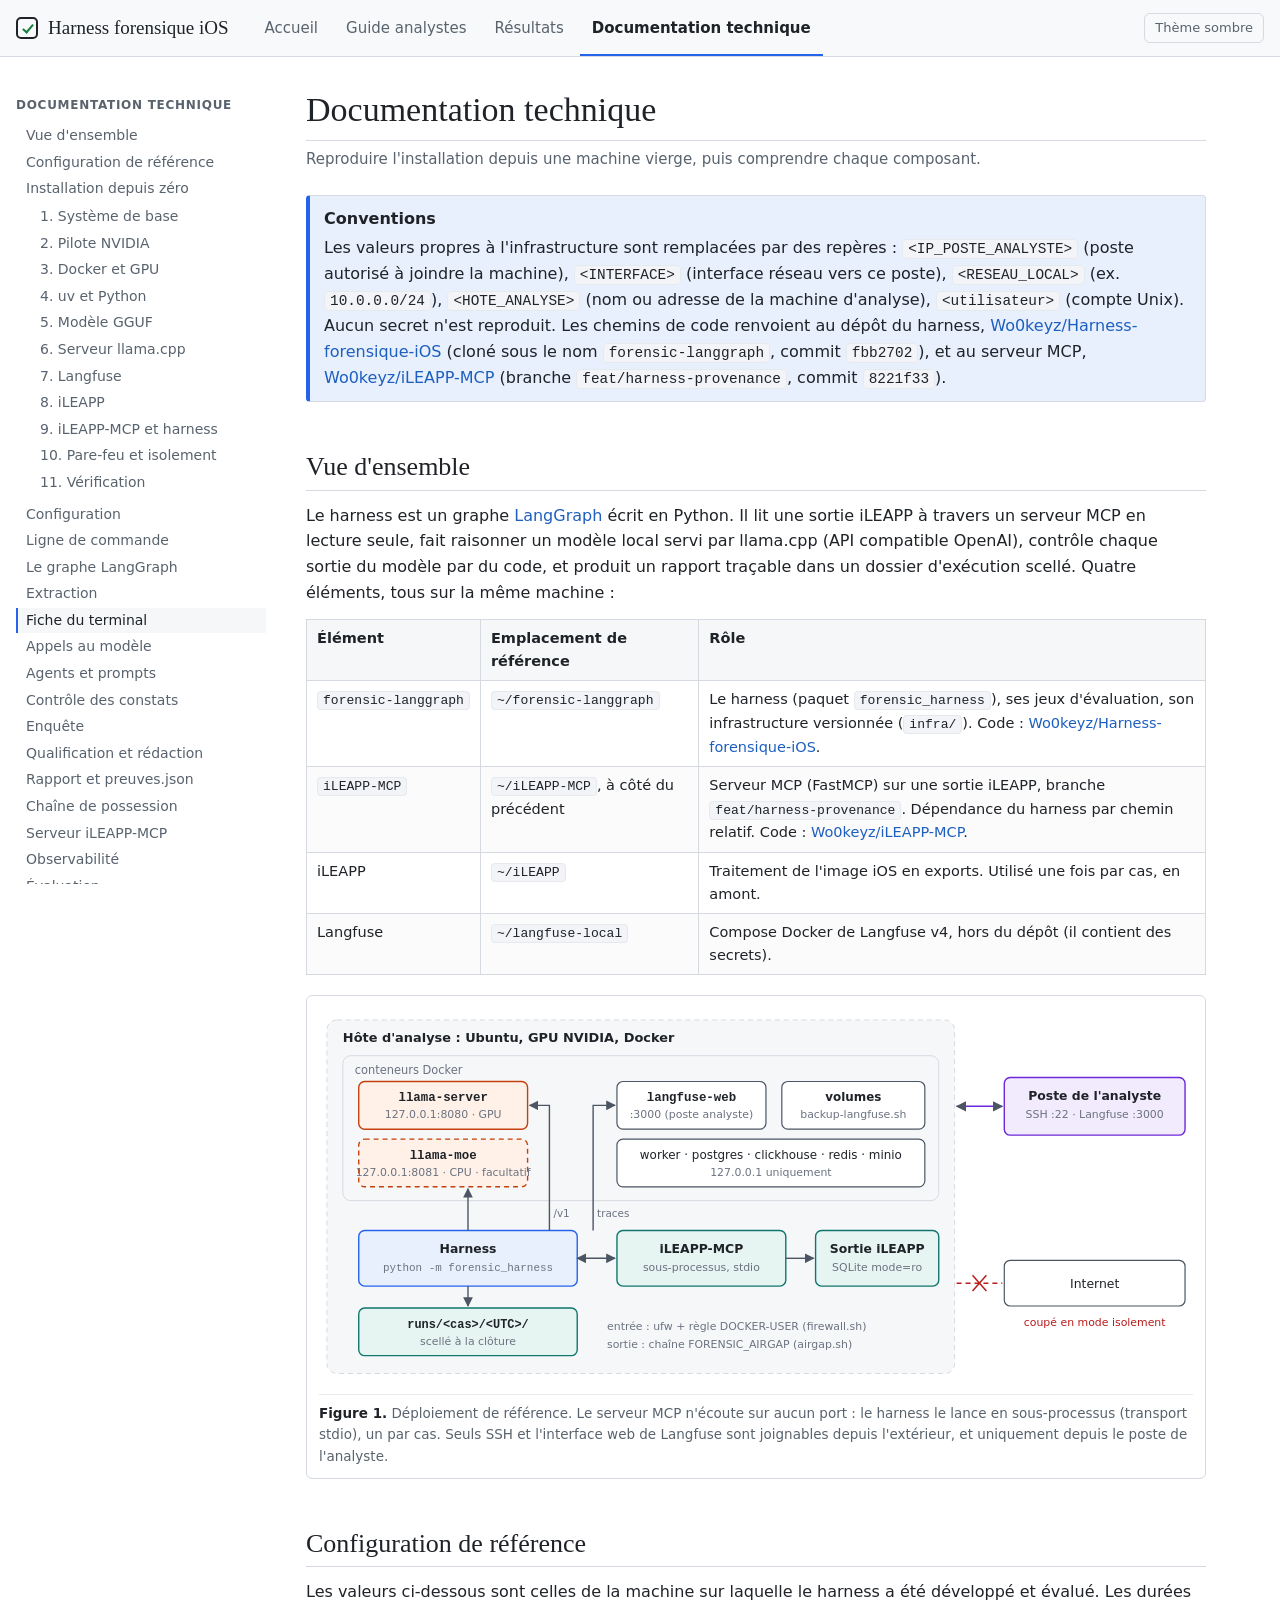
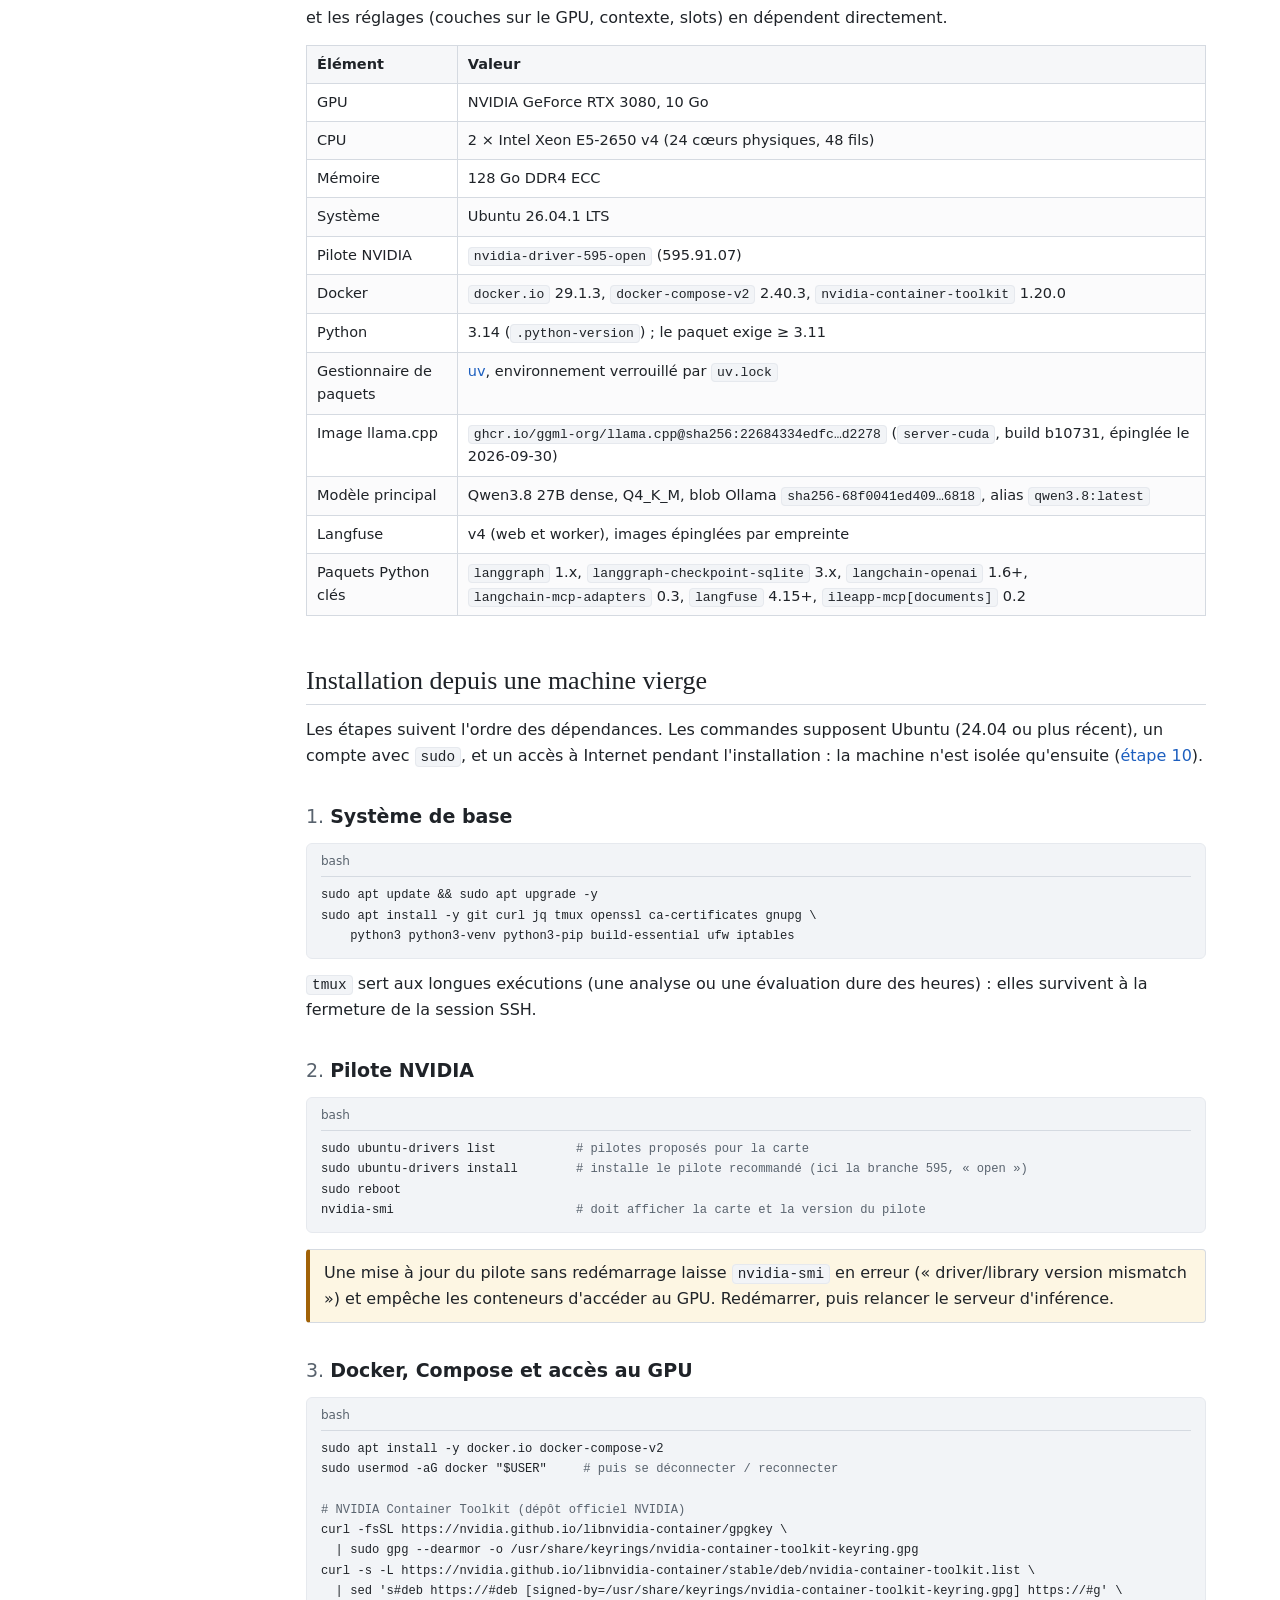
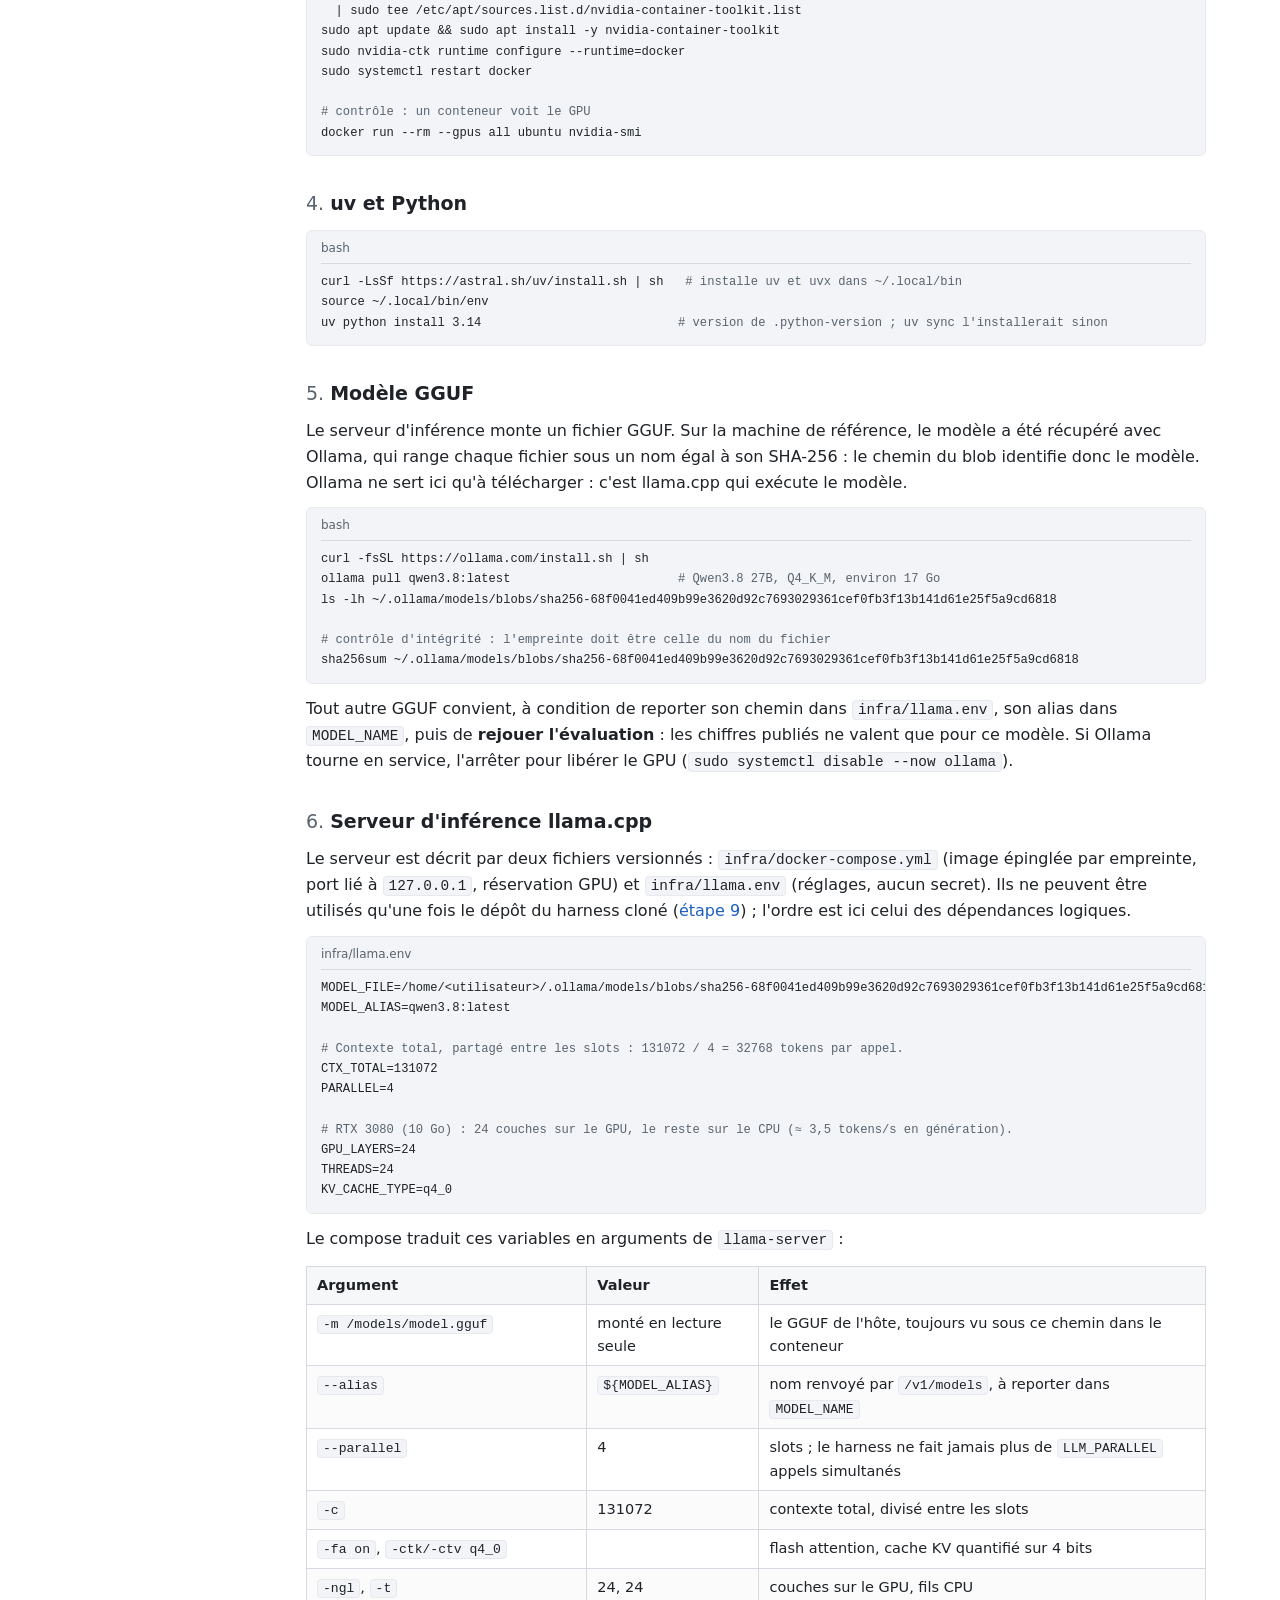
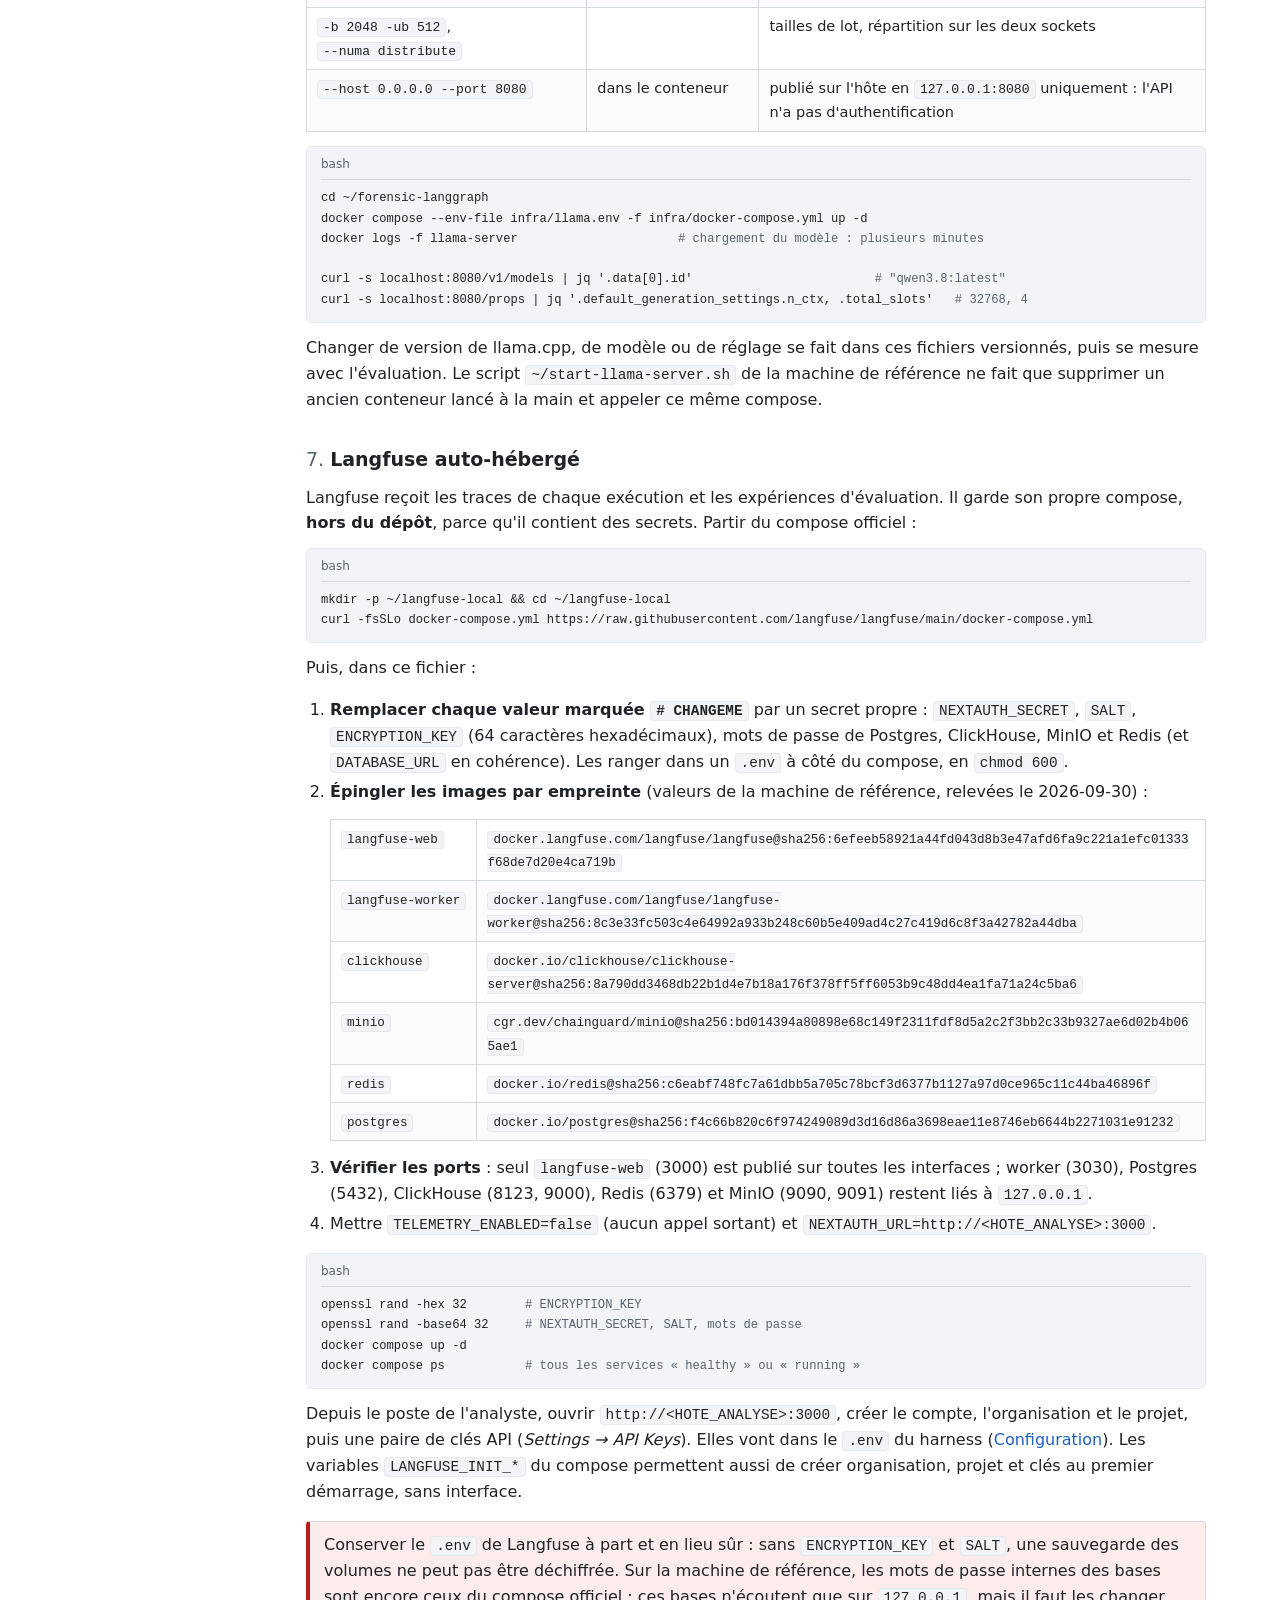
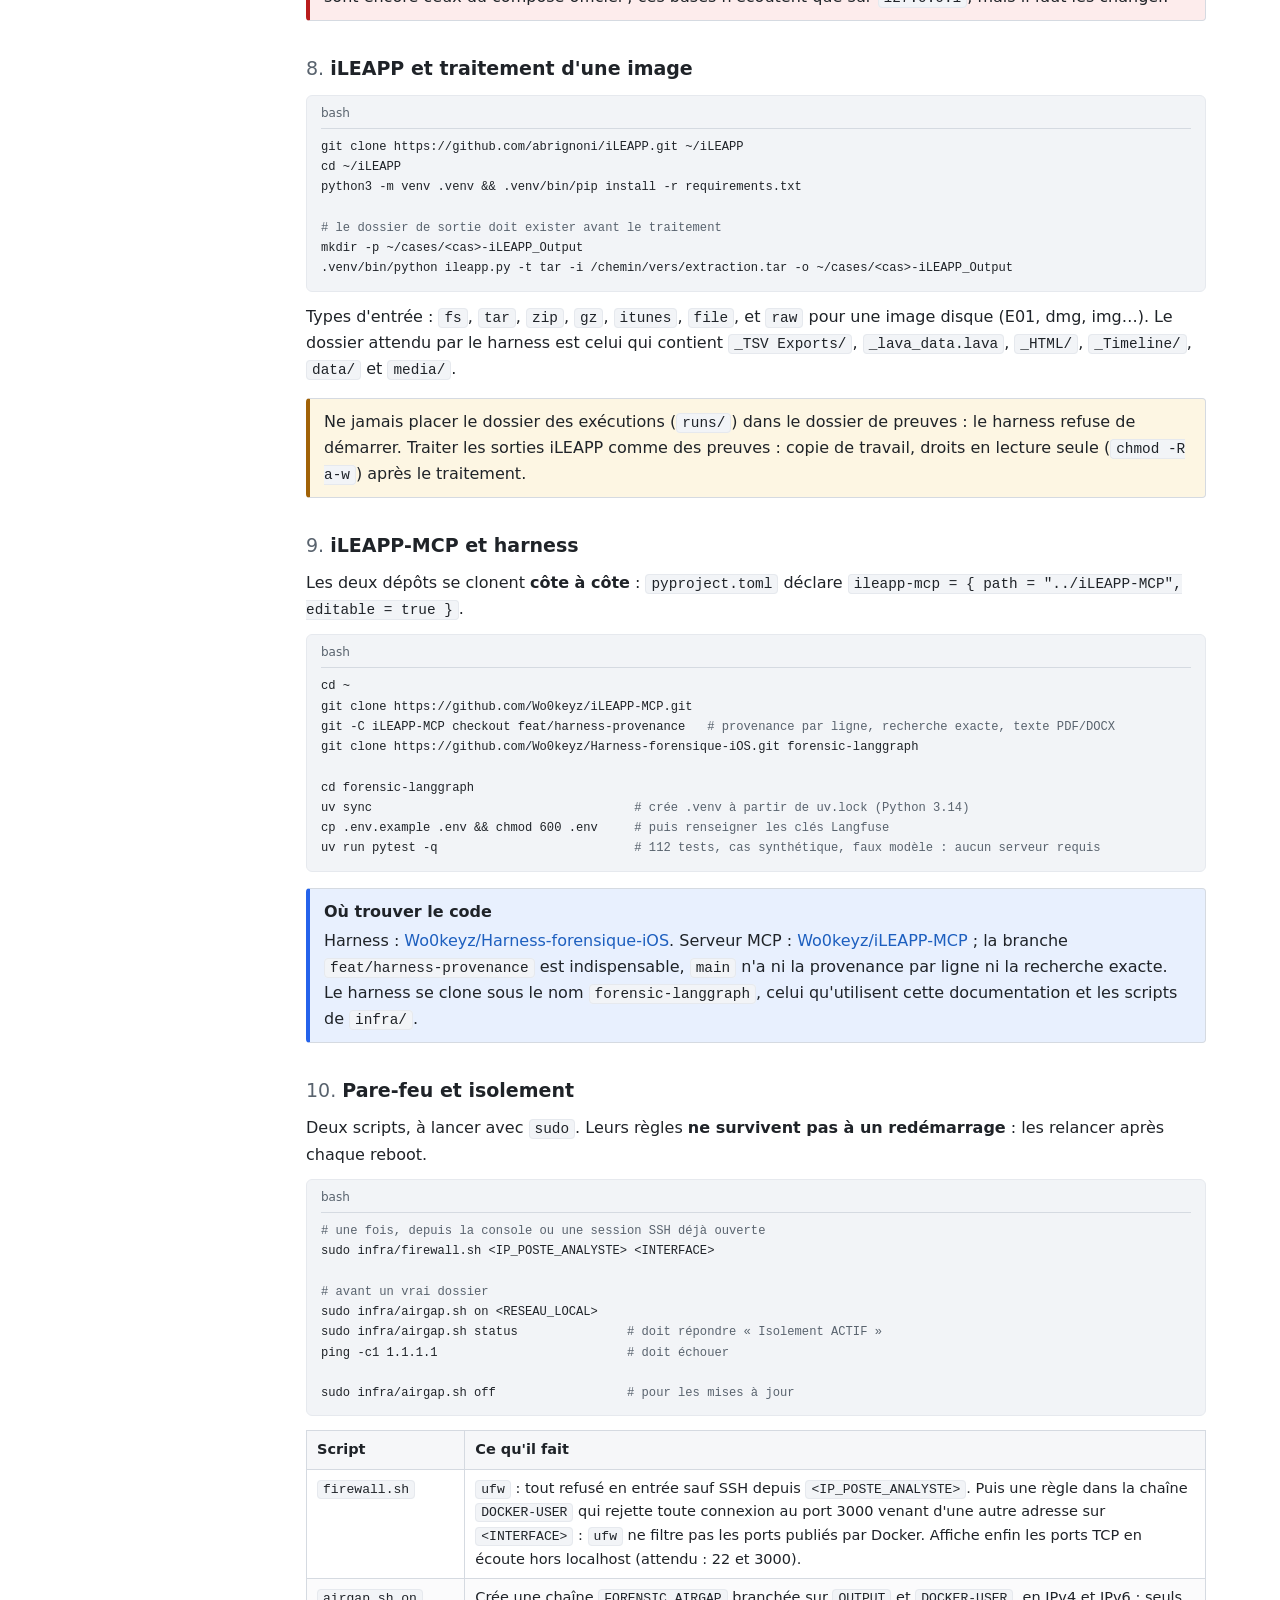
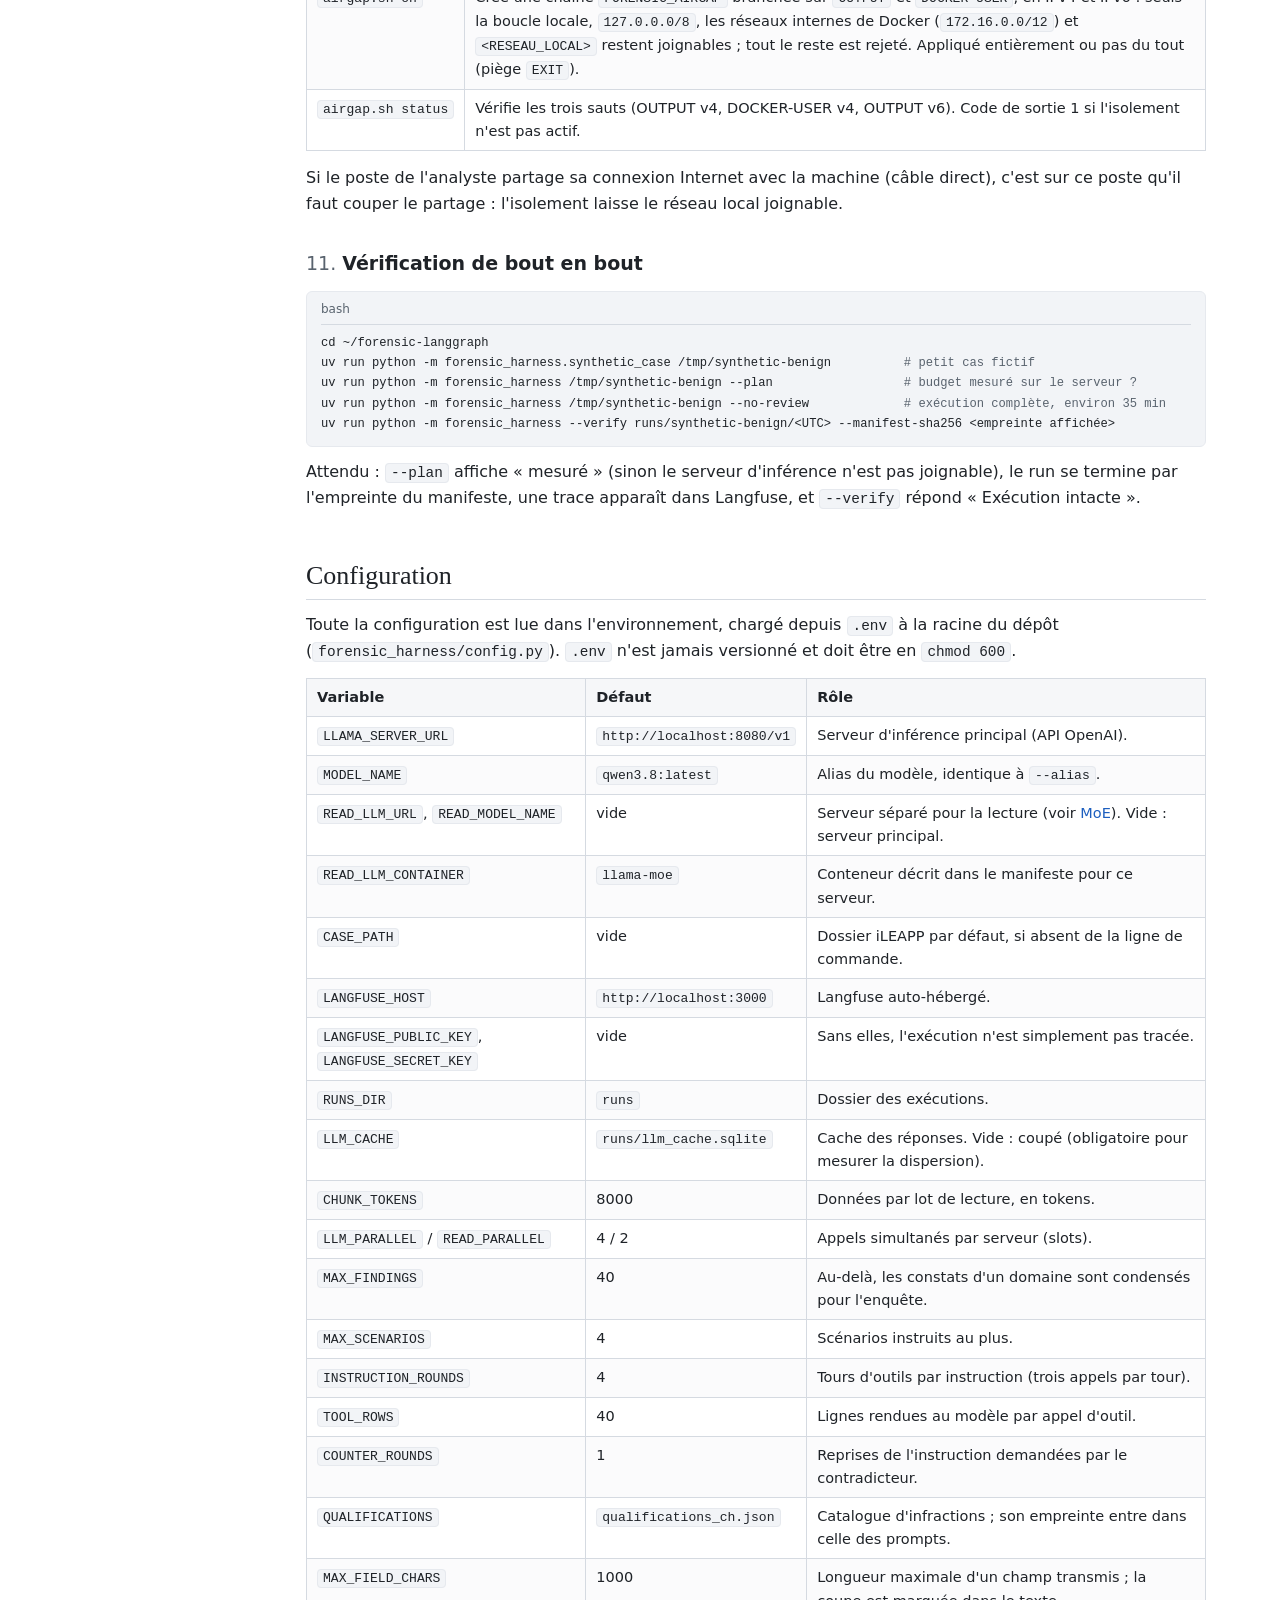
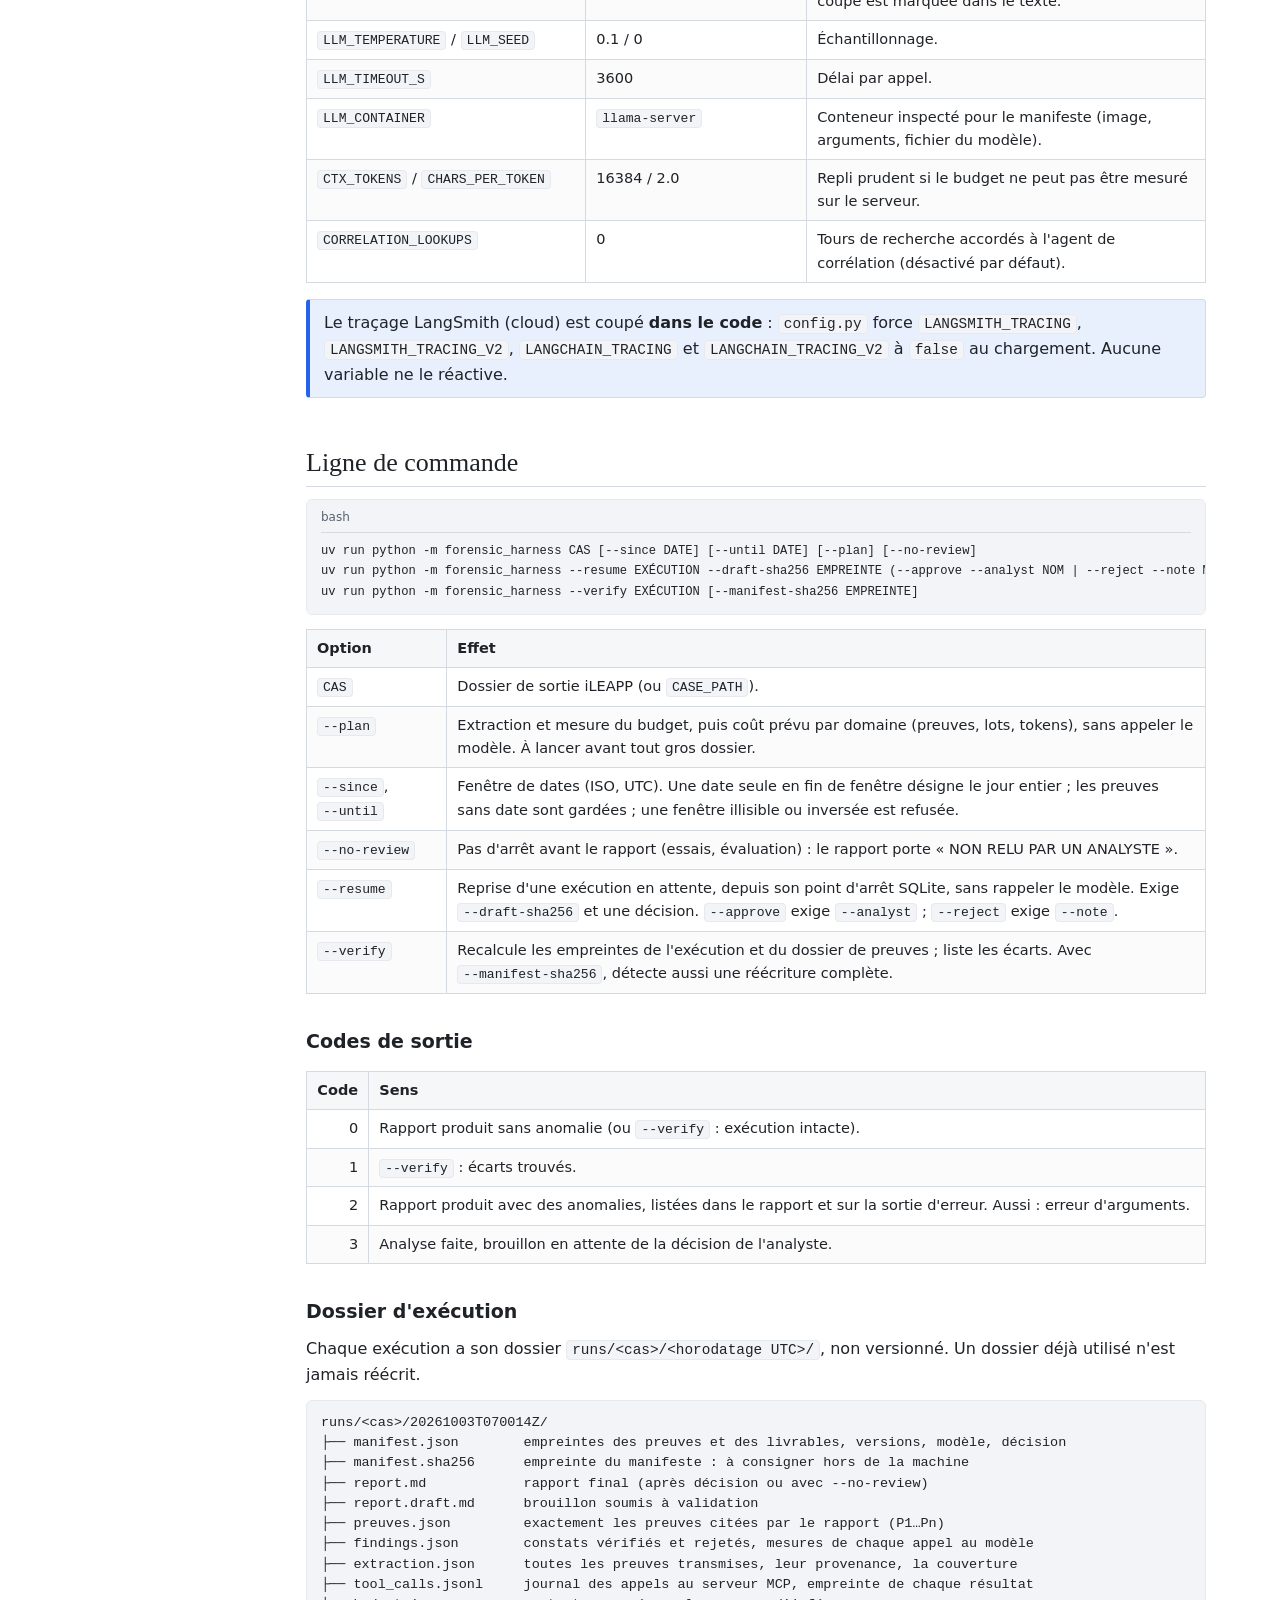
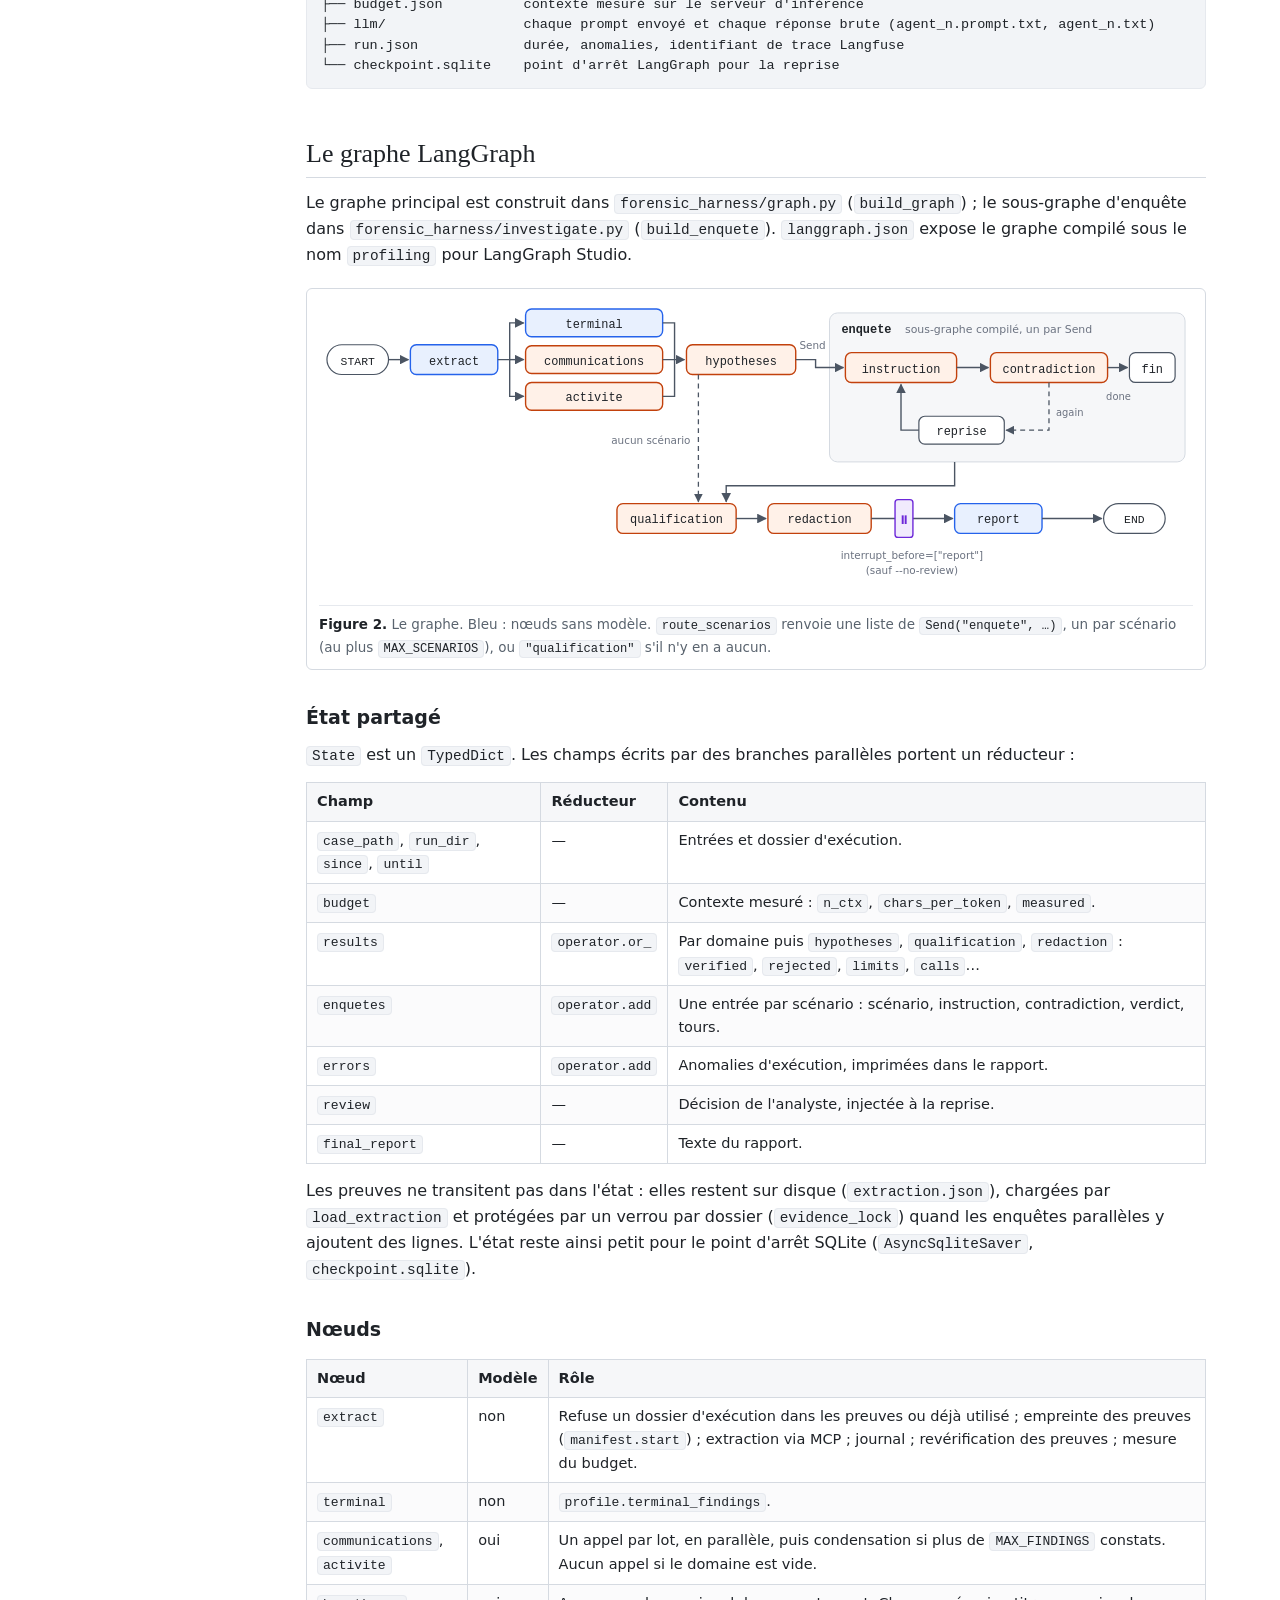
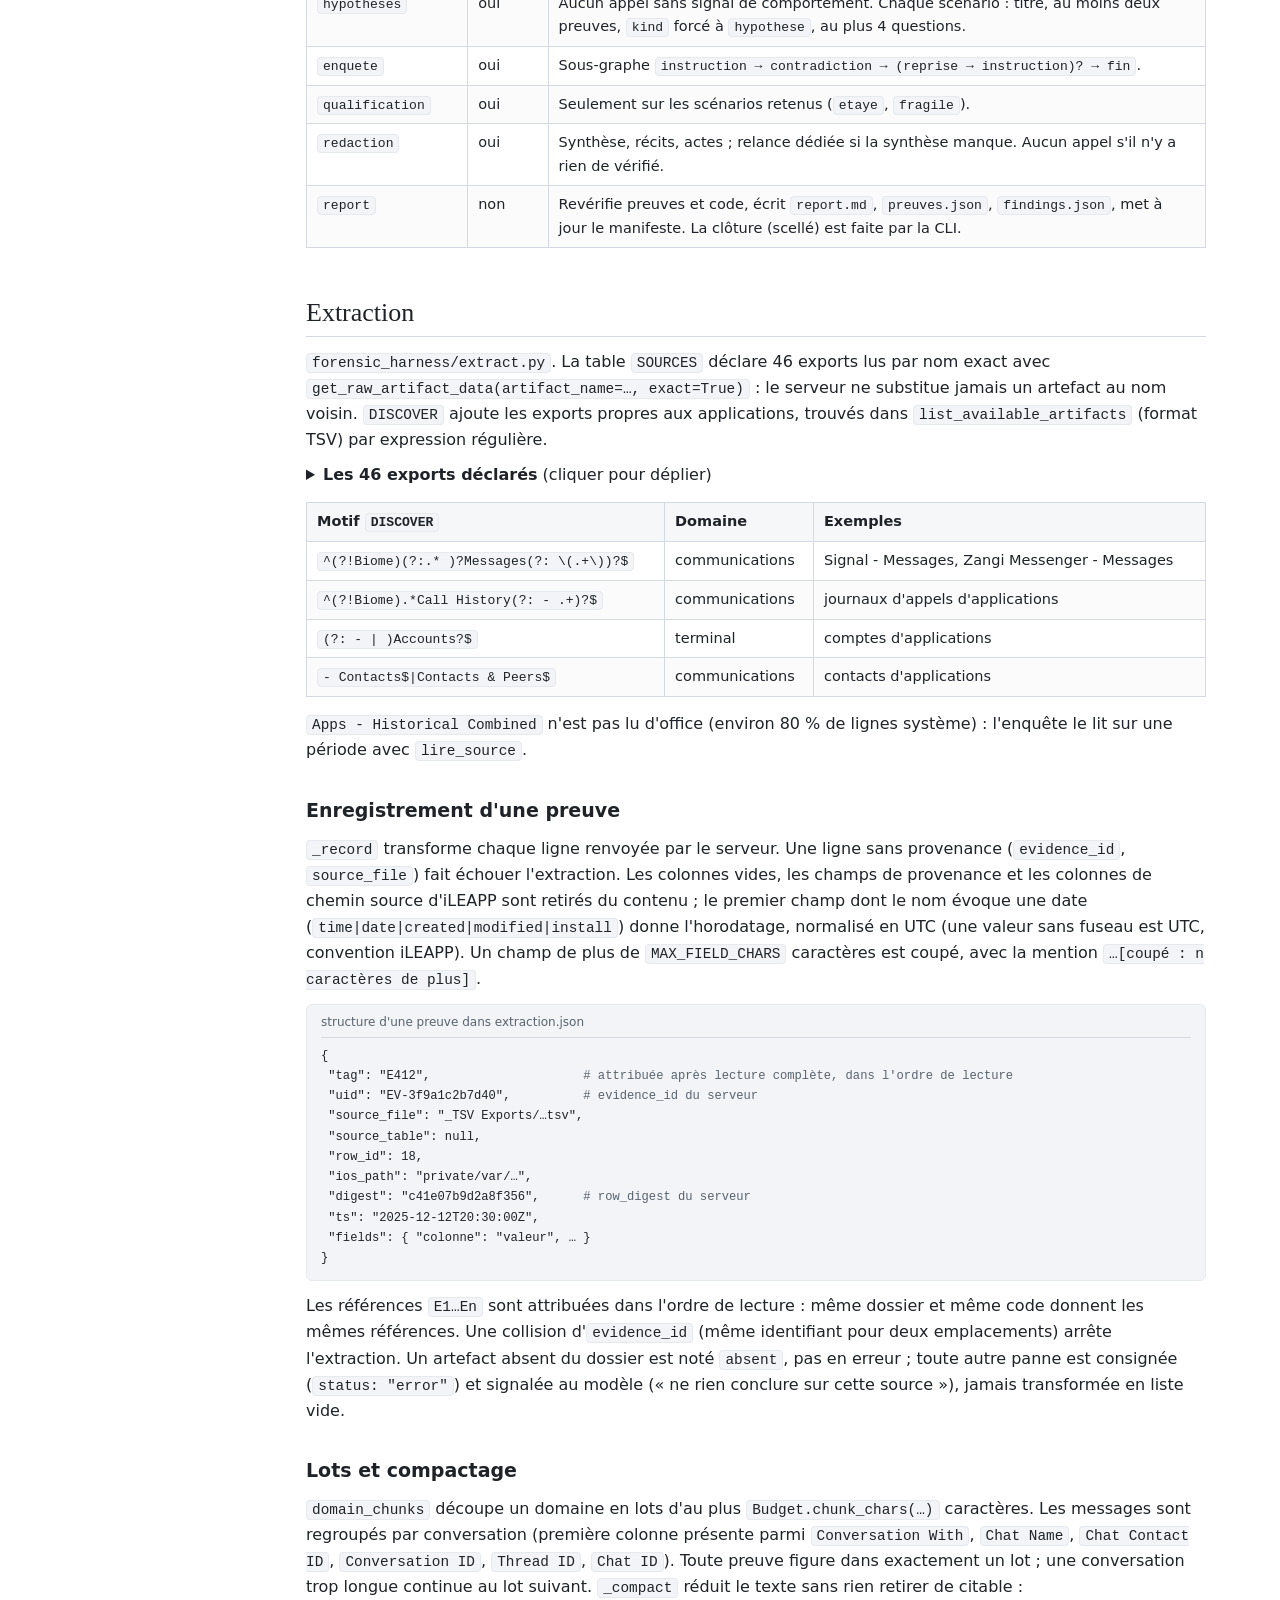
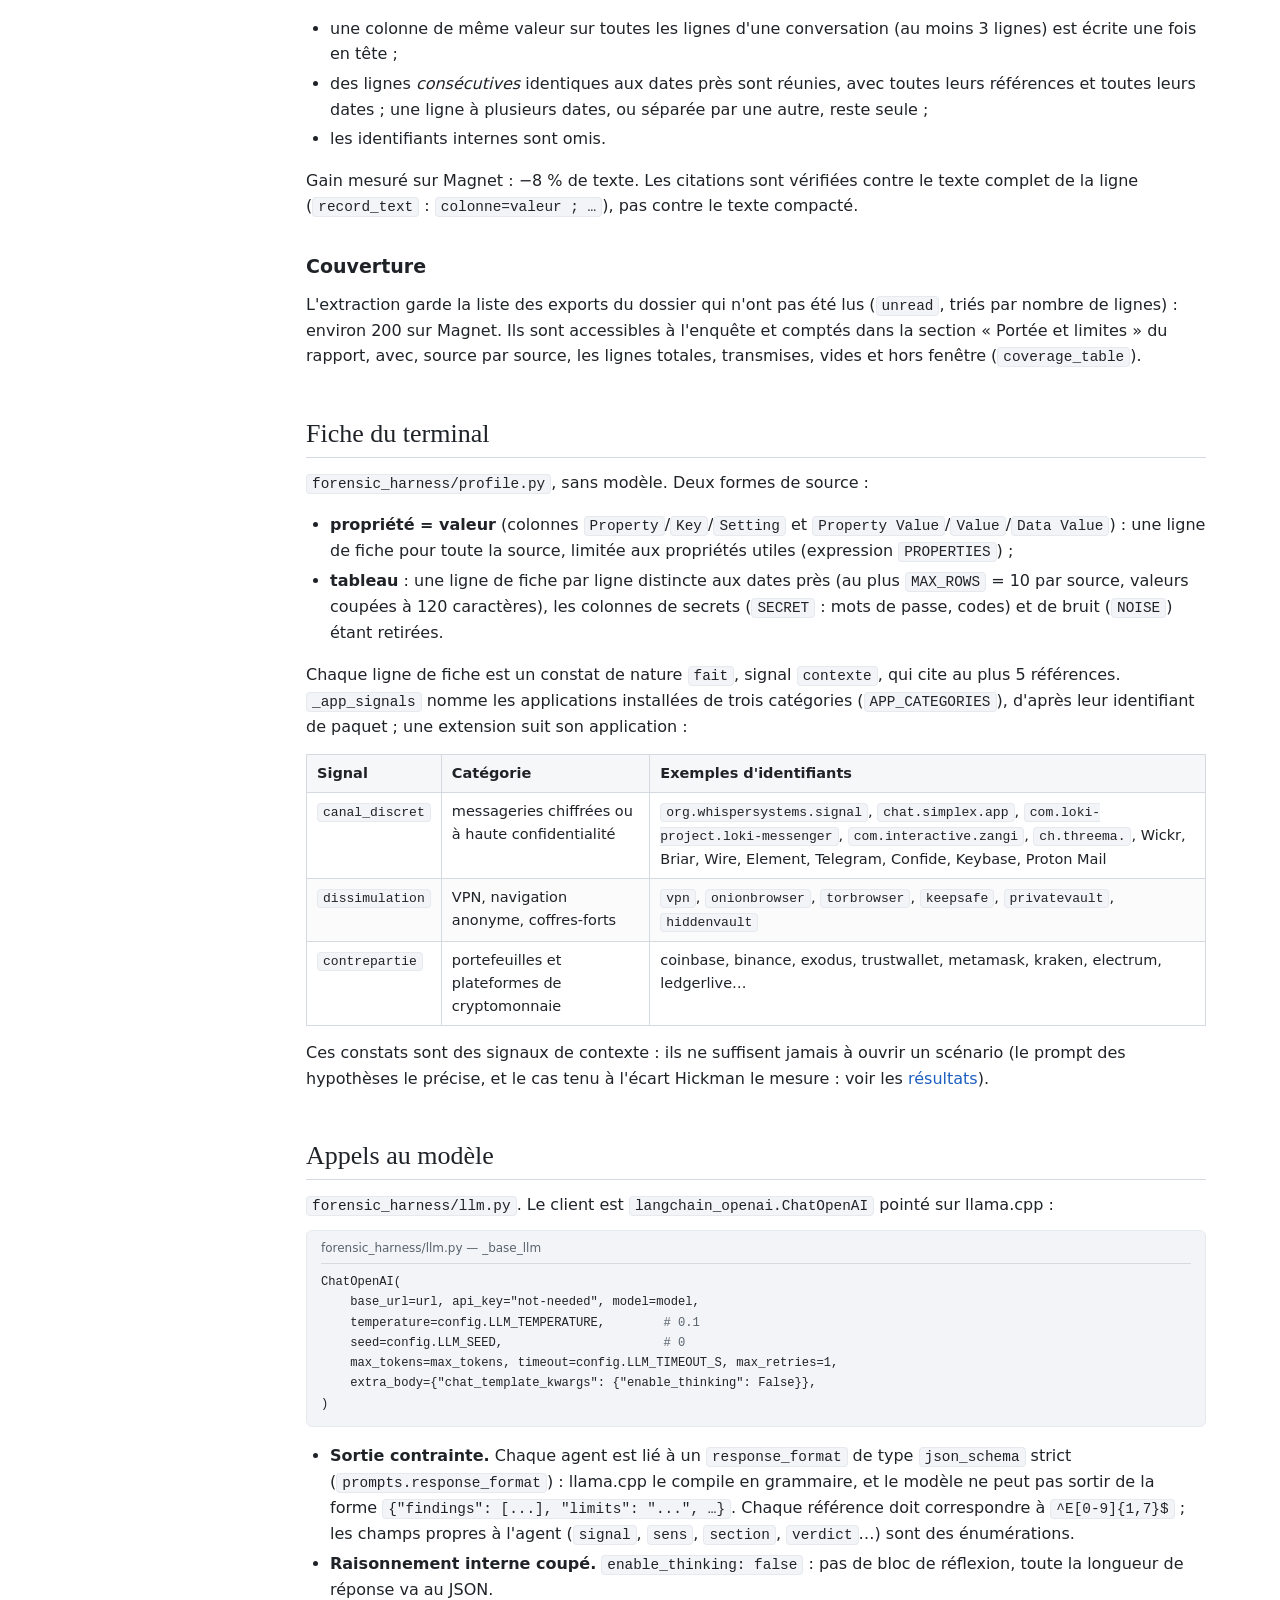
<file: docs/technique.html>
<!doctype html>
<html lang="fr">
<head>
<meta charset="utf-8">
<meta name="viewport" content="width=device-width, initial-scale=1">
<title>Documentation technique</title>
<meta name="description" content="Installation reproductible depuis une machine vierge et fonctionnement détaillé du harness forensique iOS : graphe LangGraph, agents, contrôle, iLEAPP-MCP, chaîne de possession, évaluation.">
<link rel="stylesheet" href="assets/style.css">
<script src="assets/site.js"></script>
</head>
<body>

<header class="topbar">
  <div class="topbar-inner">
    <a class="brand" href="index.html"><span class="brand-mark" aria-hidden="true"></span>Harness forensique iOS</a>
    <nav class="tabs" aria-label="Pages">
      <a href="index.html">Accueil</a>
      <a href="analystes.html">Guide analystes</a>
      <a href="resultats.html">Résultats</a>
      <a href="technique.html" aria-current="page">Documentation technique</a>
    </nav>
    <button class="theme-toggle" type="button">Thème sombre</button>
  </div>
</header>

<div class="layout">
  <aside class="toc">
    <details open>
      <summary>Sommaire</summary>
      <p class="toc-title">Documentation technique</p>
      <ol>
        <li><a href="#vue">Vue d'ensemble</a></li>
        <li><a href="#reference">Configuration de référence</a></li>
        <li><a href="#installation">Installation depuis zéro</a>
          <ol>
            <li><a href="#inst-systeme">1. Système de base</a></li>
            <li><a href="#inst-nvidia">2. Pilote NVIDIA</a></li>
            <li><a href="#inst-docker">3. Docker et GPU</a></li>
            <li><a href="#inst-uv">4. uv et Python</a></li>
            <li><a href="#inst-modele">5. Modèle GGUF</a></li>
            <li><a href="#inst-llama">6. Serveur llama.cpp</a></li>
            <li><a href="#inst-langfuse">7. Langfuse</a></li>
            <li><a href="#inst-ileapp">8. iLEAPP</a></li>
            <li><a href="#inst-harness">9. iLEAPP-MCP et harness</a></li>
            <li><a href="#inst-reseau">10. Pare-feu et isolement</a></li>
            <li><a href="#inst-verif">11. Vérification</a></li>
          </ol>
        </li>
        <li><a href="#configuration">Configuration</a></li>
        <li><a href="#cli">Ligne de commande</a></li>
        <li><a href="#graphe">Le graphe LangGraph</a></li>
        <li><a href="#extraction">Extraction</a></li>
        <li><a href="#profil">Fiche du terminal</a></li>
        <li><a href="#llm">Appels au modèle</a></li>
        <li><a href="#agents">Agents et prompts</a></li>
        <li><a href="#validation">Contrôle des constats</a></li>
        <li><a href="#enquete">Enquête</a></li>
        <li><a href="#qualification">Qualification et rédaction</a></li>
        <li><a href="#rapport">Rapport et preuves.json</a></li>
        <li><a href="#possession">Chaîne de possession</a></li>
        <li><a href="#mcp">Serveur iLEAPP-MCP</a></li>
        <li><a href="#observabilite">Observabilité</a></li>
        <li><a href="#evaluation">Évaluation</a></li>
        <li><a href="#resultats">Résultats (résumé)</a></li>
        <li><a href="#tests">Tests et CI</a></li>
        <li><a href="#moe">Serveur de lecture MoE</a></li>
        <li><a href="#depannage">Limites et dépannage</a></li>
        <li><a href="#annexe">Annexe : ancien guide</a></li>
      </ol>
    </details>
  </aside>

  <main class="content">
    <h1>Documentation technique</h1>
    <p class="subtitle">Reproduire l'installation depuis une machine vierge, puis comprendre chaque composant.</p>

    <div class="callout note">
      <span class="callout-title">Conventions</span>
      Les valeurs propres à l'infrastructure sont remplacées par des repères :
      <code>&lt;IP_POSTE_ANALYSTE&gt;</code> (poste autorisé à joindre la machine), <code>&lt;INTERFACE&gt;</code>
      (interface réseau vers ce poste), <code>&lt;RESEAU_LOCAL&gt;</code> (ex. <code>10.0.0.0/24</code>),
      <code>&lt;HOTE_ANALYSE&gt;</code> (nom ou adresse de la machine d'analyse), <code>&lt;utilisateur&gt;</code>
      (compte Unix). Aucun secret n'est reproduit.
      Les chemins de code renvoient au dépôt du harness, <a href="https://github.com/Wo0keyz/Harness-forensique-iOS">Wo0keyz/Harness-forensique-iOS</a> (cloné sous le nom <code>forensic-langgraph</code>,
      commit <code>fbb2702</code>), et au serveur MCP, <a href="https://github.com/Wo0keyz/iLEAPP-MCP/tree/feat/harness-provenance">Wo0keyz/iLEAPP-MCP</a> (branche <code>feat/harness-provenance</code>, commit
      <code>8221f33</code>).
    </div>

    <!-- ========================================================================================== -->
    <section id="vue">
      <h2>Vue d'ensemble</h2>
      <p>Le harness est un graphe <a href="https://github.com/langchain-ai/langgraph">LangGraph</a> écrit en Python.
      Il lit une sortie iLEAPP à travers un serveur MCP en lecture seule, fait raisonner un modèle local servi par
      llama.cpp (API compatible OpenAI), contrôle chaque sortie du modèle par du code, et produit un rapport
      traçable dans un dossier d'exécution scellé. Quatre éléments, tous sur la même machine :</p>
      <div class="table-wrap">
      <table>
        <thead><tr><th>Élément</th><th>Emplacement de référence</th><th>Rôle</th></tr></thead>
        <tbody>
          <tr><td><code>forensic-langgraph</code></td><td><code>~/forensic-langgraph</code></td><td>Le harness (paquet <code>forensic_harness</code>), ses jeux d'évaluation, son infrastructure versionnée (<code>infra/</code>). Code : <a href="https://github.com/Wo0keyz/Harness-forensique-iOS">Wo0keyz/Harness-forensique-iOS</a>.</td></tr>
          <tr><td><code>iLEAPP-MCP</code></td><td><code>~/iLEAPP-MCP</code>, à côté du précédent</td><td>Serveur MCP (FastMCP) sur une sortie iLEAPP, branche <code>feat/harness-provenance</code>. Dépendance du harness par chemin relatif. Code : <a href="https://github.com/Wo0keyz/iLEAPP-MCP/tree/feat/harness-provenance">Wo0keyz/iLEAPP-MCP</a>.</td></tr>
          <tr><td>iLEAPP</td><td><code>~/iLEAPP</code></td><td>Traitement de l'image iOS en exports. Utilisé une fois par cas, en amont.</td></tr>
          <tr><td>Langfuse</td><td><code>~/langfuse-local</code></td><td>Compose Docker de Langfuse v4, hors du dépôt (il contient des secrets).</td></tr>
        </tbody>
      </table>
      </div>
      <figure class="diagram">
        <div class="scroll-x">
        <svg viewBox="0 0 880 372" role="img" aria-labelledby="t1-t">
          <title id="t1-t">Architecture de déploiement : conteneurs, processus du harness, accès réseau</title>
          <defs>
            <marker id="t1" viewBox="0 0 10 10" refX="9" refY="5" markerWidth="7" markerHeight="7" orient="auto-start-reverse"><path class="arrow-head" d="M0,0 L10,5 L0,10 z"/></marker>
          </defs>
          <rect class="zone" x="8" y="8" width="632" height="356" rx="10"/>
          <text x="24" y="30" font-size="13" class="t-b">Hôte d'analyse : Ubuntu, GPU NVIDIA, Docker</text>

          <rect class="zone-solid" x="24" y="44" width="600" height="146" rx="8"/>
          <text x="36" y="62" font-size="11.5" class="t-muted">conteneurs Docker</text>
          <rect class="b-model" x="40" y="70" width="170" height="48" rx="6"/>
          <text x="125" y="90" text-anchor="middle" font-size="12.5" class="t-b t-mono">llama-server</text>
          <text x="125" y="107" text-anchor="middle" font-size="11" class="t-muted">127.0.0.1:8080 · GPU</text>
          <rect class="b-model" x="40" y="128" width="170" height="48" rx="6" stroke-dasharray="5 4"/>
          <text x="125" y="148" text-anchor="middle" font-size="12.5" class="t-b t-mono">llama-moe</text>
          <text x="125" y="165" text-anchor="middle" font-size="11" class="t-muted">127.0.0.1:8081 · CPU · facultatif</text>
          <rect class="box" x="300" y="70" width="150" height="48" rx="6"/>
          <text x="375" y="90" text-anchor="middle" font-size="12.5" class="t-b t-mono">langfuse-web</text>
          <text x="375" y="107" text-anchor="middle" font-size="11" class="t-muted">:3000 (poste analyste)</text>
          <rect class="box" x="466" y="70" width="144" height="48" rx="6"/>
          <text x="538" y="90" text-anchor="middle" font-size="12" class="t-b">volumes</text>
          <text x="538" y="107" text-anchor="middle" font-size="11" class="t-muted">backup-langfuse.sh</text>
          <rect class="box" x="300" y="128" width="310" height="48" rx="6"/>
          <text x="455" y="148" text-anchor="middle" font-size="12">worker · postgres · clickhouse · redis · minio</text>
          <text x="455" y="165" text-anchor="middle" font-size="11" class="t-muted">127.0.0.1 uniquement</text>

          <rect class="b-code" x="40" y="220" width="220" height="56" rx="6"/>
          <text x="150" y="243" text-anchor="middle" font-size="12.5" class="t-b">Harness</text>
          <text x="150" y="261" text-anchor="middle" font-size="11" class="t-mono t-muted">python -m forensic_harness</text>
          <rect class="b-data" x="300" y="220" width="170" height="56" rx="6"/>
          <text x="385" y="243" text-anchor="middle" font-size="12.5" class="t-b">iLEAPP-MCP</text>
          <text x="385" y="261" text-anchor="middle" font-size="11" class="t-muted">sous-processus, stdio</text>
          <rect class="b-data" x="500" y="220" width="124" height="56" rx="6"/>
          <text x="562" y="243" text-anchor="middle" font-size="12.5" class="t-b">Sortie iLEAPP</text>
          <text x="562" y="261" text-anchor="middle" font-size="11" class="t-muted">SQLite mode=ro</text>
          <rect class="b-data" x="40" y="298" width="220" height="48" rx="6"/>
          <text x="150" y="318" text-anchor="middle" font-size="12" class="t-mono t-b">runs/&lt;cas&gt;/&lt;UTC&gt;/</text>
          <text x="150" y="335" text-anchor="middle" font-size="11" class="t-muted">scellé à la clôture</text>

          <line class="line" x1="150" y1="220" x2="150" y2="178" marker-end="url(#t1)"/>
          <path class="line" d="M232,220 L232,94 L212,94" marker-end="url(#t1)"/>
          <path class="line" d="M276,220 L276,94 L298,94" marker-end="url(#t1)"/>
          <text x="236" y="206" font-size="10.5" class="t-muted">/v1</text>
          <text x="280" y="206" font-size="10.5" class="t-muted">traces</text>
          <line class="line" x1="260" y1="248" x2="298" y2="248" marker-start="url(#t1)" marker-end="url(#t1)"/>
          <line class="line" x1="470" y1="248" x2="498" y2="248" marker-end="url(#t1)"/>
          <line class="line" x1="150" y1="276" x2="150" y2="296" marker-end="url(#t1)"/>
          <text x="290" y="320" font-size="11" class="t-muted">entrée : ufw + règle DOCKER-USER (firewall.sh)</text>
          <text x="290" y="338" font-size="11" class="t-muted">sortie : chaîne FORENSIC_AIRGAP (airgap.sh)</text>

          <rect class="b-human" x="690" y="66" width="182" height="58" rx="6"/>
          <text x="781" y="89" text-anchor="middle" font-size="12.5" class="t-b">Poste de l'analyste</text>
          <text x="781" y="107" text-anchor="middle" font-size="11" class="t-muted">SSH :22 · Langfuse :3000</text>
          <line class="line-human" x1="642" y1="95" x2="688" y2="95" marker-start="url(#t1)" marker-end="url(#t1)"/>

          <rect class="box" x="690" y="250" width="182" height="46" rx="6"/>
          <text x="781" y="278" text-anchor="middle" font-size="12.5">Internet</text>
          <line class="line-ko" x1="642" y1="273" x2="688" y2="273" stroke-dasharray="5 4"/>
          <path class="line-ko" d="M658,265 L672,281 M672,265 L658,281" stroke-width="2.2"/>
          <text x="781" y="316" text-anchor="middle" font-size="11" class="t-ko">coupé en mode isolement</text>
        </svg>
        </div>
        <figcaption><b>Figure 1.</b> Déploiement de référence. Le serveur MCP n'écoute sur aucun port : le harness le
        lance en sous-processus (transport stdio), un par cas. Seuls SSH et l'interface web de Langfuse sont joignables
        depuis l'extérieur, et uniquement depuis le poste de l'analyste.</figcaption>
      </figure>
    </section>

    <!-- ========================================================================================== -->
    <section id="reference">
      <h2>Configuration de référence</h2>
      <p>Les valeurs ci-dessous sont celles de la machine sur laquelle le harness a été développé et évalué. Les
      durées et les réglages (couches sur le GPU, contexte, slots) en dépendent directement.</p>
      <div class="table-wrap">
      <table>
        <thead><tr><th>Élément</th><th>Valeur</th></tr></thead>
        <tbody>
          <tr><td>GPU</td><td>NVIDIA GeForce RTX 3080, 10 Go</td></tr>
          <tr><td>CPU</td><td>2 × Intel Xeon E5-2650 v4 (24 cœurs physiques, 48 fils)</td></tr>
          <tr><td>Mémoire</td><td>128 Go DDR4 ECC</td></tr>
          <tr><td>Système</td><td>Ubuntu 26.04.1 LTS</td></tr>
          <tr><td>Pilote NVIDIA</td><td><code>nvidia-driver-595-open</code> (595.91.07)</td></tr>
          <tr><td>Docker</td><td><code>docker.io</code> 29.1.3, <code>docker-compose-v2</code> 2.40.3, <code>nvidia-container-toolkit</code> 1.20.0</td></tr>
          <tr><td>Python</td><td>3.14 (<code>.python-version</code>) ; le paquet exige ≥ 3.11</td></tr>
          <tr><td>Gestionnaire de paquets</td><td><a href="https://docs.astral.sh/uv/">uv</a>, environnement verrouillé par <code>uv.lock</code></td></tr>
          <tr><td>Image llama.cpp</td><td><code>ghcr.io/ggml-org/llama.cpp@sha256:22684334edfc…d2278</code> (<code>server-cuda</code>, build b10731, épinglée le 2026-09-30)</td></tr>
          <tr><td>Modèle principal</td><td>Qwen3.8 27B dense, Q4_K_M, blob Ollama <code>sha256-68f0041ed409…6818</code>, alias <code>qwen3.8:latest</code></td></tr>
          <tr><td>Langfuse</td><td>v4 (web et worker), images épinglées par empreinte</td></tr>
          <tr><td>Paquets Python clés</td><td><code>langgraph</code> 1.x, <code>langgraph-checkpoint-sqlite</code> 3.x, <code>langchain-openai</code> 1.6+, <code>langchain-mcp-adapters</code> 0.3, <code>langfuse</code> 4.15+, <code>ileapp-mcp[documents]</code> 0.2</td></tr>
        </tbody>
      </table>
      </div>
    </section>

    <!-- ========================================================================================== -->
    <section id="installation">
      <h2>Installation depuis une machine vierge</h2>
      <p>Les étapes suivent l'ordre des dépendances. Les commandes supposent Ubuntu (24.04 ou plus récent), un compte
      avec <code>sudo</code>, et un accès à Internet pendant l'installation : la machine n'est isolée qu'ensuite
      (<a href="#inst-reseau">étape 10</a>).</p>

      <h3 id="inst-systeme"><span class="num">1.</span>Système de base</h3>
<pre data-title="bash"><code>sudo apt update &amp;&amp; sudo apt upgrade -y
sudo apt install -y git curl jq tmux openssl ca-certificates gnupg \
    python3 python3-venv python3-pip build-essential ufw iptables</code></pre>
      <p><code>tmux</code> sert aux longues exécutions (une analyse ou une évaluation dure des heures) : elles
      survivent à la fermeture de la session SSH.</p>

      <h3 id="inst-nvidia"><span class="num">2.</span>Pilote NVIDIA</h3>
<pre data-title="bash"><code>sudo ubuntu-drivers list           <span class="c"># pilotes proposés pour la carte</span>
sudo ubuntu-drivers install        <span class="c"># installe le pilote recommandé (ici la branche 595, « open »)</span>
sudo reboot
nvidia-smi                         <span class="c"># doit afficher la carte et la version du pilote</span></code></pre>
      <div class="callout warn">
        Une mise à jour du pilote sans redémarrage laisse <code>nvidia-smi</code> en erreur
        (« driver/library version mismatch ») et empêche les conteneurs d'accéder au GPU. Redémarrer, puis relancer
        le serveur d'inférence.
      </div>

      <h3 id="inst-docker"><span class="num">3.</span>Docker, Compose et accès au GPU</h3>
<pre data-title="bash"><code>sudo apt install -y docker.io docker-compose-v2
sudo usermod -aG docker "$USER"     <span class="c"># puis se déconnecter / reconnecter</span>

<span class="c"># NVIDIA Container Toolkit (dépôt officiel NVIDIA)</span>
curl -fsSL https://nvidia.github.io/libnvidia-container/gpgkey \
  | sudo gpg --dearmor -o /usr/share/keyrings/nvidia-container-toolkit-keyring.gpg
curl -s -L https://nvidia.github.io/libnvidia-container/stable/deb/nvidia-container-toolkit.list \
  | sed 's#deb https://#deb [signed-by=/usr/share/keyrings/nvidia-container-toolkit-keyring.gpg] https://#g' \
  | sudo tee /etc/apt/sources.list.d/nvidia-container-toolkit.list
sudo apt update &amp;&amp; sudo apt install -y nvidia-container-toolkit
sudo nvidia-ctk runtime configure --runtime=docker
sudo systemctl restart docker

<span class="c"># contrôle : un conteneur voit le GPU</span>
docker run --rm --gpus all ubuntu nvidia-smi</code></pre>

      <h3 id="inst-uv"><span class="num">4.</span>uv et Python</h3>
<pre data-title="bash"><code>curl -LsSf https://astral.sh/uv/install.sh | sh   <span class="c"># installe uv et uvx dans ~/.local/bin</span>
source ~/.local/bin/env
uv python install 3.14                           <span class="c"># version de .python-version ; uv sync l'installerait sinon</span></code></pre>

      <h3 id="inst-modele"><span class="num">5.</span>Modèle GGUF</h3>
      <p>Le serveur d'inférence monte un fichier GGUF. Sur la machine de référence, le modèle a été récupéré avec
      Ollama, qui range chaque fichier sous un nom égal à son SHA-256 : le chemin du blob identifie donc le modèle.
      Ollama ne sert ici qu'à télécharger : c'est llama.cpp qui exécute le modèle.</p>
<pre data-title="bash"><code>curl -fsSL https://ollama.com/install.sh | sh
ollama pull qwen3.8:latest                       <span class="c"># Qwen3.8 27B, Q4_K_M, environ 17 Go</span>
ls -lh ~/.ollama/models/blobs/sha256-68f0041ed409b99e3620d92c7693029361cef0fb3f13b141d61e25f5a9cd6818

<span class="c"># contrôle d'intégrité : l'empreinte doit être celle du nom du fichier</span>
sha256sum ~/.ollama/models/blobs/sha256-68f0041ed409b99e3620d92c7693029361cef0fb3f13b141d61e25f5a9cd6818</code></pre>
      <p>Tout autre GGUF convient, à condition de reporter son chemin dans <code>infra/llama.env</code>, son alias
      dans <code>MODEL_NAME</code>, puis de <strong>rejouer l'évaluation</strong> : les chiffres publiés ne valent que
      pour ce modèle. Si Ollama tourne en service, l'arrêter pour libérer le GPU
      (<code>sudo systemctl disable --now ollama</code>).</p>

      <h3 id="inst-llama"><span class="num">6.</span>Serveur d'inférence llama.cpp</h3>
      <p>Le serveur est décrit par deux fichiers versionnés : <code>infra/docker-compose.yml</code> (image épinglée par
      empreinte, port lié à <code>127.0.0.1</code>, réservation GPU) et <code>infra/llama.env</code> (réglages, aucun
      secret). Ils ne peuvent être utilisés qu'une fois le dépôt du harness cloné (<a href="#inst-harness">étape
      9</a>) ; l'ordre est ici celui des dépendances logiques.</p>
<pre data-title="infra/llama.env"><code>MODEL_FILE=/home/&lt;utilisateur&gt;/.ollama/models/blobs/sha256-68f0041ed409b99e3620d92c7693029361cef0fb3f13b141d61e25f5a9cd6818
MODEL_ALIAS=qwen3.8:latest

<span class="c"># Contexte total, partagé entre les slots : 131072 / 4 = 32768 tokens par appel.</span>
CTX_TOTAL=131072
PARALLEL=4

<span class="c"># RTX 3080 (10 Go) : 24 couches sur le GPU, le reste sur le CPU (≈ 3,5 tokens/s en génération).</span>
GPU_LAYERS=24
THREADS=24
KV_CACHE_TYPE=q4_0</code></pre>
      <p>Le compose traduit ces variables en arguments de <code>llama-server</code> :</p>
      <div class="table-wrap">
      <table>
        <thead><tr><th>Argument</th><th>Valeur</th><th>Effet</th></tr></thead>
        <tbody>
          <tr><td><code>-m /models/model.gguf</code></td><td>monté en lecture seule</td><td>le GGUF de l'hôte, toujours vu sous ce chemin dans le conteneur</td></tr>
          <tr><td><code>--alias</code></td><td><code>${MODEL_ALIAS}</code></td><td>nom renvoyé par <code>/v1/models</code>, à reporter dans <code>MODEL_NAME</code></td></tr>
          <tr><td><code>--parallel</code></td><td>4</td><td>slots ; le harness ne fait jamais plus de <code>LLM_PARALLEL</code> appels simultanés</td></tr>
          <tr><td><code>-c</code></td><td>131072</td><td>contexte total, divisé entre les slots</td></tr>
          <tr><td><code>-fa on</code>, <code>-ctk/-ctv q4_0</code></td><td></td><td>flash attention, cache KV quantifié sur 4 bits</td></tr>
          <tr><td><code>-ngl</code>, <code>-t</code></td><td>24, 24</td><td>couches sur le GPU, fils CPU</td></tr>
          <tr><td><code>-b 2048 -ub 512</code>, <code>--numa distribute</code></td><td></td><td>tailles de lot, répartition sur les deux sockets</td></tr>
          <tr><td><code>--host 0.0.0.0 --port 8080</code></td><td>dans le conteneur</td><td>publié sur l'hôte en <code>127.0.0.1:8080</code> uniquement : l'API n'a pas d'authentification</td></tr>
        </tbody>
      </table>
      </div>
<pre data-title="bash"><code>cd ~/forensic-langgraph
docker compose --env-file infra/llama.env -f infra/docker-compose.yml up -d
docker logs -f llama-server                      <span class="c"># chargement du modèle : plusieurs minutes</span>

curl -s localhost:8080/v1/models | jq '.data[0].id'                         <span class="c"># "qwen3.8:latest"</span>
curl -s localhost:8080/props | jq '.default_generation_settings.n_ctx, .total_slots'   <span class="c"># 32768, 4</span></code></pre>
      <p>Changer de version de llama.cpp, de modèle ou de réglage se fait dans ces fichiers versionnés, puis se mesure
      avec l'évaluation. Le script <code>~/start-llama-server.sh</code> de la machine de référence ne fait que
      supprimer un ancien conteneur lancé à la main et appeler ce même compose.</p>

      <h3 id="inst-langfuse"><span class="num">7.</span>Langfuse auto-hébergé</h3>
      <p>Langfuse reçoit les traces de chaque exécution et les expériences d'évaluation. Il garde son propre compose,
      <strong>hors du dépôt</strong>, parce qu'il contient des secrets. Partir du compose officiel :</p>
<pre data-title="bash"><code>mkdir -p ~/langfuse-local &amp;&amp; cd ~/langfuse-local
curl -fsSLo docker-compose.yml https://raw.githubusercontent.com/langfuse/langfuse/main/docker-compose.yml</code></pre>
      <p>Puis, dans ce fichier :</p>
      <ol>
        <li><strong>Remplacer chaque valeur marquée <code># CHANGEME</code></strong> par un secret propre :
          <code>NEXTAUTH_SECRET</code>, <code>SALT</code>, <code>ENCRYPTION_KEY</code> (64 caractères hexadécimaux), mots
          de passe de Postgres, ClickHouse, MinIO et Redis (et <code>DATABASE_URL</code> en cohérence). Les ranger dans un
          <code>.env</code> à côté du compose, en <code>chmod 600</code>.</li>
        <li><strong>Épingler les images par empreinte</strong> (valeurs de la machine de référence, relevées le
          2026-09-30) :
          <div class="table-wrap">
          <table class="small">
            <tbody>
              <tr><td><code>langfuse-web</code></td><td class="wrap"><code>docker.langfuse.com/langfuse/langfuse@sha256:6efeeb58921a44fd043d8b3e47afd6fa9c221a1efc01333f68de7d20e4ca719b</code></td></tr>
              <tr><td><code>langfuse-worker</code></td><td class="wrap"><code>docker.langfuse.com/langfuse/langfuse-worker@sha256:8c3e33fc503c4e64992a933b248c60b5e409ad4c27c419d6c8f3a42782a44dba</code></td></tr>
              <tr><td><code>clickhouse</code></td><td class="wrap"><code>docker.io/clickhouse/clickhouse-server@sha256:8a790dd3468db22b1d4e7b18a176f378ff5ff6053b9c48dd4ea1fa71a24c5ba6</code></td></tr>
              <tr><td><code>minio</code></td><td class="wrap"><code>cgr.dev/chainguard/minio@sha256:bd014394a80898e68c149f2311fdf8d5a2c2f3bb2c33b9327ae6d02b4b065ae1</code></td></tr>
              <tr><td><code>redis</code></td><td class="wrap"><code>docker.io/redis@sha256:c6eabf748fc7a61dbb5a705c78bcf3d6377b1127a97d0ce965c11c44ba46896f</code></td></tr>
              <tr><td><code>postgres</code></td><td class="wrap"><code>docker.io/postgres@sha256:f4c66b820c6f974249089d3d16d86a3698eae11e8746eb6644b2271031e91232</code></td></tr>
            </tbody>
          </table>
          </div></li>
        <li><strong>Vérifier les ports</strong> : seul <code>langfuse-web</code> (3000) est publié sur toutes les
          interfaces ; worker (3030), Postgres (5432), ClickHouse (8123, 9000), Redis (6379) et MinIO (9090, 9091)
          restent liés à <code>127.0.0.1</code>.</li>
        <li>Mettre <code>TELEMETRY_ENABLED=false</code> (aucun appel sortant) et
          <code>NEXTAUTH_URL=http://&lt;HOTE_ANALYSE&gt;:3000</code>.</li>
      </ol>
<pre data-title="bash"><code>openssl rand -hex 32        <span class="c"># ENCRYPTION_KEY</span>
openssl rand -base64 32     <span class="c"># NEXTAUTH_SECRET, SALT, mots de passe</span>
docker compose up -d
docker compose ps           <span class="c"># tous les services « healthy » ou « running »</span></code></pre>
      <p>Depuis le poste de l'analyste, ouvrir <code>http://&lt;HOTE_ANALYSE&gt;:3000</code>, créer le compte,
      l'organisation et le projet, puis une paire de clés API (<em>Settings → API Keys</em>). Elles vont dans le
      <code>.env</code> du harness (<a href="#configuration">Configuration</a>). Les variables
      <code>LANGFUSE_INIT_*</code> du compose permettent aussi de créer organisation, projet et clés au premier
      démarrage, sans interface.</p>
      <div class="callout limit">
        Conserver le <code>.env</code> de Langfuse à part et en lieu sûr : sans <code>ENCRYPTION_KEY</code> et
        <code>SALT</code>, une sauvegarde des volumes ne peut pas être déchiffrée. Sur la machine de référence, les
        mots de passe internes des bases sont encore ceux du compose officiel ; ces bases n'écoutent que sur
        <code>127.0.0.1</code>, mais il faut les changer.
      </div>

      <h3 id="inst-ileapp"><span class="num">8.</span>iLEAPP et traitement d'une image</h3>
<pre data-title="bash"><code>git clone https://github.com/abrignoni/iLEAPP.git ~/iLEAPP
cd ~/iLEAPP
python3 -m venv .venv &amp;&amp; .venv/bin/pip install -r requirements.txt

<span class="c"># le dossier de sortie doit exister avant le traitement</span>
mkdir -p ~/cases/&lt;cas&gt;-iLEAPP_Output
.venv/bin/python ileapp.py -t tar -i /chemin/vers/extraction.tar -o ~/cases/&lt;cas&gt;-iLEAPP_Output</code></pre>
      <p>Types d'entrée : <code>fs</code>, <code>tar</code>, <code>zip</code>, <code>gz</code>, <code>itunes</code>,
      <code>file</code>, et <code>raw</code> pour une image disque (E01, dmg, img…). Le dossier attendu par le harness
      est celui qui contient <code>_TSV Exports/</code>, <code>_lava_data.lava</code>, <code>_HTML/</code>,
      <code>_Timeline/</code>, <code>data/</code> et <code>media/</code>.</p>
      <div class="callout warn">
        Ne jamais placer le dossier des exécutions (<code>runs/</code>) dans le dossier de preuves : le harness refuse
        de démarrer. Traiter les sorties iLEAPP comme des preuves : copie de travail, droits en lecture seule
        (<code>chmod -R a-w</code>) après le traitement.
      </div>

      <h3 id="inst-harness"><span class="num">9.</span>iLEAPP-MCP et harness</h3>
      <p>Les deux dépôts se clonent <strong>côte à côte</strong> : <code>pyproject.toml</code> déclare
      <code>ileapp-mcp = { path = "../iLEAPP-MCP", editable = true }</code>.</p>
<pre data-title="bash"><code>cd ~
git clone https://github.com/Wo0keyz/iLEAPP-MCP.git
git -C iLEAPP-MCP checkout feat/harness-provenance   <span class="c"># provenance par ligne, recherche exacte, texte PDF/DOCX</span>
git clone https://github.com/Wo0keyz/Harness-forensique-iOS.git forensic-langgraph

cd forensic-langgraph
uv sync                                    <span class="c"># crée .venv à partir de uv.lock (Python 3.14)</span>
cp .env.example .env &amp;&amp; chmod 600 .env     <span class="c"># puis renseigner les clés Langfuse</span>
uv run pytest -q                           <span class="c"># 112 tests, cas synthétique, faux modèle : aucun serveur requis</span></code></pre>
      <div class="callout note">
        <span class="callout-title">Où trouver le code</span>
        Harness : <a href="https://github.com/Wo0keyz/Harness-forensique-iOS">Wo0keyz/Harness-forensique-iOS</a>. Serveur MCP : <a href="https://github.com/Wo0keyz/iLEAPP-MCP/tree/feat/harness-provenance">Wo0keyz/iLEAPP-MCP</a> ; la branche <code>feat/harness-provenance</code> est indispensable,
        <code>main</code> n'a ni la provenance par ligne ni la recherche exacte. Le harness se clone sous le nom
        <code>forensic-langgraph</code>, celui qu'utilisent cette documentation et les scripts de <code>infra/</code>.
      </div>

      <h3 id="inst-reseau"><span class="num">10.</span>Pare-feu et isolement</h3>
      <p>Deux scripts, à lancer avec <code>sudo</code>. Leurs règles <strong>ne survivent pas à un redémarrage</strong> :
      les relancer après chaque reboot.</p>
<pre data-title="bash"><code><span class="c"># une fois, depuis la console ou une session SSH déjà ouverte</span>
sudo infra/firewall.sh &lt;IP_POSTE_ANALYSTE&gt; &lt;INTERFACE&gt;

<span class="c"># avant un vrai dossier</span>
sudo infra/airgap.sh on &lt;RESEAU_LOCAL&gt;
sudo infra/airgap.sh status               <span class="c"># doit répondre « Isolement ACTIF »</span>
ping -c1 1.1.1.1                          <span class="c"># doit échouer</span>

sudo infra/airgap.sh off                  <span class="c"># pour les mises à jour</span></code></pre>
      <div class="table-wrap">
      <table>
        <thead><tr><th>Script</th><th>Ce qu'il fait</th></tr></thead>
        <tbody>
          <tr><td><code>firewall.sh</code></td><td><code>ufw</code> : tout refusé en entrée sauf SSH depuis <code>&lt;IP_POSTE_ANALYSTE&gt;</code>. Puis une règle dans la chaîne <code>DOCKER-USER</code> qui rejette toute connexion au port 3000 venant d'une autre adresse sur <code>&lt;INTERFACE&gt;</code> : <code>ufw</code> ne filtre pas les ports publiés par Docker. Affiche enfin les ports TCP en écoute hors localhost (attendu : 22 et 3000).</td></tr>
          <tr><td><code>airgap.sh on</code></td><td>Crée une chaîne <code>FORENSIC_AIRGAP</code> branchée sur <code>OUTPUT</code> et <code>DOCKER-USER</code>, en IPv4 et IPv6 : seuls la boucle locale, <code>127.0.0.0/8</code>, les réseaux internes de Docker (<code>172.16.0.0/12</code>) et <code>&lt;RESEAU_LOCAL&gt;</code> restent joignables ; tout le reste est rejeté. Appliqué entièrement ou pas du tout (piège <code>EXIT</code>).</td></tr>
          <tr><td><code>airgap.sh status</code></td><td>Vérifie les trois sauts (OUTPUT v4, DOCKER-USER v4, OUTPUT v6). Code de sortie 1 si l'isolement n'est pas actif.</td></tr>
        </tbody>
      </table>
      </div>
      <p>Si le poste de l'analyste partage sa connexion Internet avec la machine (câble direct), c'est sur ce poste
      qu'il faut couper le partage : l'isolement laisse le réseau local joignable.</p>

      <h3 id="inst-verif"><span class="num">11.</span>Vérification de bout en bout</h3>
<pre data-title="bash"><code>cd ~/forensic-langgraph
uv run python -m forensic_harness.synthetic_case /tmp/synthetic-benign          <span class="c"># petit cas fictif</span>
uv run python -m forensic_harness /tmp/synthetic-benign --plan                  <span class="c"># budget mesuré sur le serveur ?</span>
uv run python -m forensic_harness /tmp/synthetic-benign --no-review             <span class="c"># exécution complète, environ 35 min</span>
uv run python -m forensic_harness --verify runs/synthetic-benign/&lt;UTC&gt; --manifest-sha256 &lt;empreinte affichée&gt;</code></pre>
      <p>Attendu : <code>--plan</code> affiche « mesuré » (sinon le serveur d'inférence n'est pas joignable), le run
      se termine par l'empreinte du manifeste, une trace apparaît dans Langfuse, et <code>--verify</code> répond
      « Exécution intacte ».</p>
    </section>

    <!-- ========================================================================================== -->
    <section id="configuration">
      <h2>Configuration</h2>
      <p>Toute la configuration est lue dans l'environnement, chargé depuis <code>.env</code> à la racine du dépôt
      (<code>forensic_harness/config.py</code>). <code>.env</code> n'est jamais versionné et doit être en
      <code>chmod 600</code>.</p>
      <div class="table-wrap">
      <table>
        <thead><tr><th>Variable</th><th>Défaut</th><th>Rôle</th></tr></thead>
        <tbody>
          <tr><td><code>LLAMA_SERVER_URL</code></td><td><code>http://localhost:8080/v1</code></td><td>Serveur d'inférence principal (API OpenAI).</td></tr>
          <tr><td><code>MODEL_NAME</code></td><td><code>qwen3.8:latest</code></td><td>Alias du modèle, identique à <code>--alias</code>.</td></tr>
          <tr><td><code>READ_LLM_URL</code>, <code>READ_MODEL_NAME</code></td><td>vide</td><td>Serveur séparé pour la lecture (voir <a href="#moe">MoE</a>). Vide : serveur principal.</td></tr>
          <tr><td><code>READ_LLM_CONTAINER</code></td><td><code>llama-moe</code></td><td>Conteneur décrit dans le manifeste pour ce serveur.</td></tr>
          <tr><td><code>CASE_PATH</code></td><td>vide</td><td>Dossier iLEAPP par défaut, si absent de la ligne de commande.</td></tr>
          <tr><td><code>LANGFUSE_HOST</code></td><td><code>http://localhost:3000</code></td><td>Langfuse auto-hébergé.</td></tr>
          <tr><td><code>LANGFUSE_PUBLIC_KEY</code>, <code>LANGFUSE_SECRET_KEY</code></td><td>vide</td><td>Sans elles, l'exécution n'est simplement pas tracée.</td></tr>
          <tr><td><code>RUNS_DIR</code></td><td><code>runs</code></td><td>Dossier des exécutions.</td></tr>
          <tr><td><code>LLM_CACHE</code></td><td><code>runs/llm_cache.sqlite</code></td><td>Cache des réponses. Vide : coupé (obligatoire pour mesurer la dispersion).</td></tr>
          <tr><td><code>CHUNK_TOKENS</code></td><td>8000</td><td>Données par lot de lecture, en tokens.</td></tr>
          <tr><td><code>LLM_PARALLEL</code> / <code>READ_PARALLEL</code></td><td>4 / 2</td><td>Appels simultanés par serveur (slots).</td></tr>
          <tr><td><code>MAX_FINDINGS</code></td><td>40</td><td>Au-delà, les constats d'un domaine sont condensés pour l'enquête.</td></tr>
          <tr><td><code>MAX_SCENARIOS</code></td><td>4</td><td>Scénarios instruits au plus.</td></tr>
          <tr><td><code>INSTRUCTION_ROUNDS</code></td><td>4</td><td>Tours d'outils par instruction (trois appels par tour).</td></tr>
          <tr><td><code>TOOL_ROWS</code></td><td>40</td><td>Lignes rendues au modèle par appel d'outil.</td></tr>
          <tr><td><code>COUNTER_ROUNDS</code></td><td>1</td><td>Reprises de l'instruction demandées par le contradicteur.</td></tr>
          <tr><td><code>QUALIFICATIONS</code></td><td><code>qualifications_ch.json</code></td><td>Catalogue d'infractions ; son empreinte entre dans celle des prompts.</td></tr>
          <tr><td><code>MAX_FIELD_CHARS</code></td><td>1000</td><td>Longueur maximale d'un champ transmis ; la coupe est marquée dans le texte.</td></tr>
          <tr><td><code>LLM_TEMPERATURE</code> / <code>LLM_SEED</code></td><td>0.1 / 0</td><td>Échantillonnage.</td></tr>
          <tr><td><code>LLM_TIMEOUT_S</code></td><td>3600</td><td>Délai par appel.</td></tr>
          <tr><td><code>LLM_CONTAINER</code></td><td><code>llama-server</code></td><td>Conteneur inspecté pour le manifeste (image, arguments, fichier du modèle).</td></tr>
          <tr><td><code>CTX_TOKENS</code> / <code>CHARS_PER_TOKEN</code></td><td>16384 / 2.0</td><td>Repli prudent si le budget ne peut pas être mesuré sur le serveur.</td></tr>
          <tr><td><code>CORRELATION_LOOKUPS</code></td><td>0</td><td>Tours de recherche accordés à l'agent de corrélation (désactivé par défaut).</td></tr>
        </tbody>
      </table>
      </div>
      <div class="callout note">
        Le traçage LangSmith (cloud) est coupé <strong>dans le code</strong> : <code>config.py</code> force
        <code>LANGSMITH_TRACING</code>, <code>LANGSMITH_TRACING_V2</code>, <code>LANGCHAIN_TRACING</code> et
        <code>LANGCHAIN_TRACING_V2</code> à <code>false</code> au chargement. Aucune variable ne le réactive.
      </div>
    </section>

    <!-- ========================================================================================== -->
    <section id="cli">
      <h2>Ligne de commande</h2>
<pre data-title="bash"><code>uv run python -m forensic_harness CAS [--since DATE] [--until DATE] [--plan] [--no-review]
uv run python -m forensic_harness --resume EXÉCUTION --draft-sha256 EMPREINTE (--approve --analyst NOM | --reject --note MOTIF)
uv run python -m forensic_harness --verify EXÉCUTION [--manifest-sha256 EMPREINTE]</code></pre>
      <div class="table-wrap">
      <table>
        <thead><tr><th>Option</th><th>Effet</th></tr></thead>
        <tbody>
          <tr><td><code>CAS</code></td><td>Dossier de sortie iLEAPP (ou <code>CASE_PATH</code>).</td></tr>
          <tr><td><code>--plan</code></td><td>Extraction et mesure du budget, puis coût prévu par domaine (preuves, lots, tokens), sans appeler le modèle. À lancer avant tout gros dossier.</td></tr>
          <tr><td><code>--since</code>, <code>--until</code></td><td>Fenêtre de dates (ISO, UTC). Une date seule en fin de fenêtre désigne le jour entier ; les preuves sans date sont gardées ; une fenêtre illisible ou inversée est refusée.</td></tr>
          <tr><td><code>--no-review</code></td><td>Pas d'arrêt avant le rapport (essais, évaluation) : le rapport porte « NON RELU PAR UN ANALYSTE ».</td></tr>
          <tr><td><code>--resume</code></td><td>Reprise d'une exécution en attente, depuis son point d'arrêt SQLite, sans rappeler le modèle. Exige <code>--draft-sha256</code> et une décision. <code>--approve</code> exige <code>--analyst</code> ; <code>--reject</code> exige <code>--note</code>.</td></tr>
          <tr><td><code>--verify</code></td><td>Recalcule les empreintes de l'exécution et du dossier de preuves ; liste les écarts. Avec <code>--manifest-sha256</code>, détecte aussi une réécriture complète.</td></tr>
        </tbody>
      </table>
      </div>
      <h3>Codes de sortie</h3>
      <div class="table-wrap">
      <table>
        <thead><tr><th class="num">Code</th><th>Sens</th></tr></thead>
        <tbody>
          <tr><td class="num">0</td><td>Rapport produit sans anomalie (ou <code>--verify</code> : exécution intacte).</td></tr>
          <tr><td class="num">1</td><td><code>--verify</code> : écarts trouvés.</td></tr>
          <tr><td class="num">2</td><td>Rapport produit avec des anomalies, listées dans le rapport et sur la sortie d'erreur. Aussi : erreur d'arguments.</td></tr>
          <tr><td class="num">3</td><td>Analyse faite, brouillon en attente de la décision de l'analyste.</td></tr>
        </tbody>
      </table>
      </div>
      <h3>Dossier d'exécution</h3>
      <p>Chaque exécution a son dossier <code>runs/&lt;cas&gt;/&lt;horodatage UTC&gt;/</code>, non versionné. Un dossier
      déjà utilisé n'est jamais réécrit.</p>
<pre class="tree no-copy">runs/&lt;cas&gt;/20261003T070014Z/
├── manifest.json        empreintes des preuves et des livrables, versions, modèle, décision
├── manifest.sha256      empreinte du manifeste : à consigner hors de la machine
├── report.md            rapport final (après décision ou avec --no-review)
├── report.draft.md      brouillon soumis à validation
├── preuves.json         exactement les preuves citées par le rapport (P1…Pn)
├── findings.json        constats vérifiés et rejetés, mesures de chaque appel au modèle
├── extraction.json      toutes les preuves transmises, leur provenance, la couverture
├── tool_calls.jsonl     journal des appels au serveur MCP, empreinte de chaque résultat
├── budget.json          contexte mesuré sur le serveur d'inférence
├── llm/                 chaque prompt envoyé et chaque réponse brute (agent_n.prompt.txt, agent_n.txt)
├── run.json             durée, anomalies, identifiant de trace Langfuse
└── checkpoint.sqlite    point d'arrêt LangGraph pour la reprise</pre>
    </section>

    <!-- ========================================================================================== -->
    <section id="graphe">
      <h2>Le graphe LangGraph</h2>
      <p>Le graphe principal est construit dans <code>forensic_harness/graph.py</code> (<code>build_graph</code>) ; le
      sous-graphe d'enquête dans <code>forensic_harness/investigate.py</code> (<code>build_enquete</code>).
      <code>langgraph.json</code> expose le graphe compilé sous le nom <code>profiling</code> pour LangGraph Studio.</p>
      <figure class="diagram">
        <div class="scroll-x">
        <svg viewBox="0 0 880 290" role="img" aria-labelledby="t2-t">
          <title id="t2-t">Nœuds et arêtes du graphe LangGraph</title>
          <defs>
            <marker id="t2" viewBox="0 0 10 10" refX="9" refY="5" markerWidth="7" markerHeight="7" orient="auto-start-reverse"><path class="arrow-head" d="M0,0 L10,5 L0,10 z"/></marker>
          </defs>
          <rect class="box" x="8" y="40" width="62" height="30" rx="15"/>
          <text x="39" y="60" text-anchor="middle" font-size="11.5" class="t-mono">START</text>
          <rect class="b-code" x="92" y="40" width="88" height="30" rx="6"/>
          <text x="136" y="60" text-anchor="middle" font-size="12" class="t-mono">extract</text>
          <rect class="b-code" x="208" y="4" width="138" height="28" rx="6"/>
          <text x="277" y="23" text-anchor="middle" font-size="12" class="t-mono">terminal</text>
          <rect class="b-model" x="208" y="41" width="138" height="28" rx="6"/>
          <text x="277" y="60" text-anchor="middle" font-size="12" class="t-mono">communications</text>
          <rect class="b-model" x="208" y="78" width="138" height="28" rx="6"/>
          <text x="277" y="97" text-anchor="middle" font-size="12" class="t-mono">activite</text>
          <rect class="b-model" x="370" y="40" width="110" height="30" rx="6"/>
          <text x="425" y="60" text-anchor="middle" font-size="12" class="t-mono">hypotheses</text>

          <line class="line" x1="70" y1="55" x2="90" y2="55" marker-end="url(#t2)"/>
          <path class="line" d="M180,55 L192,55 L192,18 L206,18" marker-end="url(#t2)"/>
          <path class="line" d="M192,55 L206,55" marker-end="url(#t2)"/>
          <path class="line" d="M192,55 L192,92 L206,92" marker-end="url(#t2)"/>
          <path class="line" d="M346,18 L358,18 L358,92 L346,92 M346,55 L368,55" marker-end="url(#t2)"/>

          <rect class="zone-solid" x="514" y="8" width="358" height="150" rx="8"/>
          <text x="526" y="28" font-size="12" class="t-mono t-b">enquete</text>
          <text x="590" y="28" font-size="11" class="t-muted">sous-graphe compilé, un par Send</text>
          <rect class="b-model" x="530" y="48" width="112" height="30" rx="6"/>
          <text x="586" y="68" text-anchor="middle" font-size="12" class="t-mono">instruction</text>
          <rect class="b-model" x="676" y="48" width="118" height="30" rx="6"/>
          <text x="735" y="68" text-anchor="middle" font-size="12" class="t-mono">contradiction</text>
          <rect class="box" x="604" y="112" width="86" height="28" rx="6"/>
          <text x="647" y="131" text-anchor="middle" font-size="12" class="t-mono">reprise</text>
          <rect class="box" x="816" y="48" width="46" height="30" rx="6"/>
          <text x="839" y="68" text-anchor="middle" font-size="12" class="t-mono">fin</text>
          <line class="line" x1="642" y1="63" x2="674" y2="63" marker-end="url(#t2)"/>
          <line class="line" x1="794" y1="63" x2="814" y2="63" marker-end="url(#t2)"/>
          <text x="805" y="96" text-anchor="middle" font-size="10" class="t-muted">done</text>
          <path class="line-dash" d="M735,78 L735,126 L692,126" marker-end="url(#t2)"/>
          <text x="742" y="112" font-size="10" class="t-muted">again</text>
          <path class="line" d="M604,126 L586,126 L586,80" marker-end="url(#t2)"/>
          <path class="line" d="M480,55 L500,55 L500,63 L528,63" marker-end="url(#t2)"/>
          <text x="497" y="44" text-anchor="middle" font-size="10.5" class="t-muted">Send</text>

          <rect class="b-model" x="300" y="200" width="120" height="30" rx="6"/>
          <text x="360" y="220" text-anchor="middle" font-size="12" class="t-mono">qualification</text>
          <rect class="b-model" x="452" y="200" width="104" height="30" rx="6"/>
          <text x="504" y="220" text-anchor="middle" font-size="12" class="t-mono">redaction</text>
          <rect class="b-code" x="640" y="200" width="88" height="30" rx="6"/>
          <text x="684" y="220" text-anchor="middle" font-size="12" class="t-mono">report</text>
          <rect class="box" x="790" y="200" width="62" height="30" rx="15"/>
          <text x="821" y="220" text-anchor="middle" font-size="11.5" class="t-mono">END</text>
          <line class="line" x1="420" y1="215" x2="450" y2="215" marker-end="url(#t2)"/>
          <line class="line" x1="556" y1="215" x2="638" y2="215" marker-end="url(#t2)"/>
          <line class="line" x1="728" y1="215" x2="788" y2="215" marker-end="url(#t2)"/>
          <rect class="b-human" x="580" y="196" width="18" height="38" rx="3"/>
          <text x="589" y="221" text-anchor="middle" font-size="12" class="t-human t-b">⏸</text>
          <text x="597" y="256" text-anchor="middle" font-size="10.5" class="t-muted">interrupt_before=["report"]</text>
          <text x="597" y="271" text-anchor="middle" font-size="10.5" class="t-muted">(sauf --no-review)</text>

          <path class="line" d="M640,158 L640,182 L410,182 L410,198" marker-end="url(#t2)"/>
          <path class="line-dash" d="M382,70 L382,198" marker-end="url(#t2)"/>
          <text x="374" y="140" text-anchor="end" font-size="10.5" class="t-muted">aucun scénario</text>
        </svg>
        </div>
        <figcaption><b>Figure 2.</b> Le graphe. Bleu : nœuds sans modèle. <code>route_scenarios</code> renvoie une liste
        de <code>Send("enquete", …)</code>, un par scénario (au plus <code>MAX_SCENARIOS</code>), ou
        <code>"qualification"</code> s'il n'y en a aucun.</figcaption>
      </figure>
      <h3>État partagé</h3>
      <p><code>State</code> est un <code>TypedDict</code>. Les champs écrits par des branches parallèles portent un
      réducteur :</p>
      <div class="table-wrap">
      <table>
        <thead><tr><th>Champ</th><th>Réducteur</th><th>Contenu</th></tr></thead>
        <tbody>
          <tr><td><code>case_path</code>, <code>run_dir</code>, <code>since</code>, <code>until</code></td><td>—</td><td>Entrées et dossier d'exécution.</td></tr>
          <tr><td><code>budget</code></td><td>—</td><td>Contexte mesuré : <code>n_ctx</code>, <code>chars_per_token</code>, <code>measured</code>.</td></tr>
          <tr><td><code>results</code></td><td><code>operator.or_</code></td><td>Par domaine puis <code>hypotheses</code>, <code>qualification</code>, <code>redaction</code> : <code>verified</code>, <code>rejected</code>, <code>limits</code>, <code>calls</code>…</td></tr>
          <tr><td><code>enquetes</code></td><td><code>operator.add</code></td><td>Une entrée par scénario : scénario, instruction, contradiction, verdict, tours.</td></tr>
          <tr><td><code>errors</code></td><td><code>operator.add</code></td><td>Anomalies d'exécution, imprimées dans le rapport.</td></tr>
          <tr><td><code>review</code></td><td>—</td><td>Décision de l'analyste, injectée à la reprise.</td></tr>
          <tr><td><code>final_report</code></td><td>—</td><td>Texte du rapport.</td></tr>
        </tbody>
      </table>
      </div>
      <p>Les preuves ne transitent pas dans l'état : elles restent sur disque (<code>extraction.json</code>), chargées
      par <code>load_extraction</code> et protégées par un verrou par dossier (<code>evidence_lock</code>) quand les
      enquêtes parallèles y ajoutent des lignes. L'état reste ainsi petit pour le point d'arrêt SQLite
      (<code>AsyncSqliteSaver</code>, <code>checkpoint.sqlite</code>).</p>
      <h3>Nœuds</h3>
      <div class="table-wrap">
      <table>
        <thead><tr><th>Nœud</th><th>Modèle</th><th>Rôle</th></tr></thead>
        <tbody>
          <tr><td><code>extract</code></td><td>non</td><td>Refuse un dossier d'exécution dans les preuves ou déjà utilisé ; empreinte des preuves (<code>manifest.start</code>) ; extraction via MCP ; journal ; revérification des preuves ; mesure du budget.</td></tr>
          <tr><td><code>terminal</code></td><td>non</td><td><code>profile.terminal_findings</code>.</td></tr>
          <tr><td><code>communications</code>, <code>activite</code></td><td>oui</td><td>Un appel par lot, en parallèle, puis condensation si plus de <code>MAX_FINDINGS</code> constats. Aucun appel si le domaine est vide.</td></tr>
          <tr><td><code>hypotheses</code></td><td>oui</td><td>Aucun appel sans signal de comportement. Chaque scénario : titre, au moins deux preuves, <code>kind</code> forcé à <code>hypothese</code>, au plus 4 questions.</td></tr>
          <tr><td><code>enquete</code></td><td>oui</td><td>Sous-graphe <code>instruction → contradiction → (reprise → instruction)? → fin</code>.</td></tr>
          <tr><td><code>qualification</code></td><td>oui</td><td>Seulement sur les scénarios retenus (<code>etaye</code>, <code>fragile</code>).</td></tr>
          <tr><td><code>redaction</code></td><td>oui</td><td>Synthèse, récits, actes ; relance dédiée si la synthèse manque. Aucun appel s'il n'y a rien de vérifié.</td></tr>
          <tr><td><code>report</code></td><td>non</td><td>Revérifie preuves et code, écrit <code>report.md</code>, <code>preuves.json</code>, <code>findings.json</code>, met à jour le manifeste. La clôture (scellé) est faite par la CLI.</td></tr>
        </tbody>
      </table>
      </div>
    </section>

    <!-- ========================================================================================== -->
    <section id="extraction">
      <h2>Extraction</h2>
      <p><code>forensic_harness/extract.py</code>. La table <code>SOURCES</code> déclare 46 exports lus par nom exact
      avec <code>get_raw_artifact_data(artifact_name=…, exact=True)</code> : le serveur ne substitue jamais un artefact
      au nom voisin. <code>DISCOVER</code> ajoute les exports propres aux applications, trouvés dans
      <code>list_available_artifacts</code> (format TSV) par expression régulière.</p>
      <details>
        <summary><strong>Les 46 exports déclarés</strong> (cliquer pour déplier)</summary>
        <div class="table-wrap">
        <table class="small">
          <thead><tr><th>Domaine</th><th>Exports iLEAPP</th></tr></thead>
          <tbody>
            <tr><td><code>terminal</code> (18)</td><td class="wrap">Device Data · System Version plist · Subscriber Info · IMEI - IMSI · SIM - UUID · Trusted Peers · Files App - iCloud Sync Device Names · Account Data · Apps - Installed · Apps - Itunes Metadata · Wipe Indicators · iOS Message Retention · Backup Settings · Find My iPhone Settings · WiFi Known Networks Times · Bluetooth Paired LE · Paired Bluetooth Devices · Bluetooth Paired</td></tr>
            <tr><td><code>communications</code> (9)</td><td class="wrap">SMS · Call History · Address Book · Gmail - Offline Search · Apple Email · InteractionC - Contacts · Notifications · Signal - Conversations · Calendar Events</td></tr>
            <tr><td><code>activite</code> (19)</td><td class="wrap">Files App - Files stored in iCloud Drive · Biome - Share Sheet Feedback · Google Drive - Items · iCloud Quick Look · App Store - Searches · Safari Browser - History · Safari Browser - Search Terms · Safari Browser - Recent Web Searches · Safari Browser - Bookmarks · Safari Browser - Tabs (SafariTabs) · Biome - Safari Navigations · Biome - App Intents Transcript · Biome - Keyboard Learned Tokens · Notes · Reminders · Apple Maps Significant Locations Visits (routined) · Apple Maps Significant Locations (routined) · Apple Maps Trips (routined) · knowledgeC - Device Lock Status</td></tr>
          </tbody>
        </table>
        </div>
      </details>
      <div class="table-wrap">
      <table>
        <thead><tr><th>Motif <code>DISCOVER</code></th><th>Domaine</th><th>Exemples</th></tr></thead>
        <tbody>
          <tr><td class="wrap"><code>^(?!Biome)(?:.* )?Messages(?: \(.+\))?$</code></td><td>communications</td><td>Signal - Messages, Zangi Messenger - Messages</td></tr>
          <tr><td class="wrap"><code>^(?!Biome).*Call History(?: - .+)?$</code></td><td>communications</td><td>journaux d'appels d'applications</td></tr>
          <tr><td class="wrap"><code>(?: - | )Accounts?$</code></td><td>terminal</td><td>comptes d'applications</td></tr>
          <tr><td class="wrap"><code> - Contacts$|Contacts &amp; Peers$</code></td><td>communications</td><td>contacts d'applications</td></tr>
        </tbody>
      </table>
      </div>
      <p><code>Apps - Historical Combined</code> n'est pas lu d'office (environ 80 % de lignes système) : l'enquête le
      lit sur une période avec <code>lire_source</code>.</p>
      <h3>Enregistrement d'une preuve</h3>
      <p><code>_record</code> transforme chaque ligne renvoyée par le serveur. Une ligne sans provenance
      (<code>evidence_id</code>, <code>source_file</code>) fait échouer l'extraction. Les colonnes vides, les
      champs de provenance et les colonnes de chemin source d'iLEAPP sont retirés du contenu ; le premier champ dont
      le nom évoque une date (<code>time|date|created|modified|install</code>) donne l'horodatage, normalisé en UTC
      (une valeur sans fuseau est UTC, convention iLEAPP). Un champ de plus de <code>MAX_FIELD_CHARS</code>
      caractères est coupé, avec la mention <code>…[coupé : n caractères de plus]</code>.</p>
<pre data-title="structure d'une preuve dans extraction.json"><code>{
 "tag": "E412",                     <span class="c"># attribuée après lecture complète, dans l'ordre de lecture</span>
 "uid": "EV-3f9a1c2b7d40",          <span class="c"># evidence_id du serveur</span>
 "source_file": "_TSV Exports/…tsv",
 "source_table": null,
 "row_id": 18,
 "ios_path": "private/var/…",
 "digest": "c41e07b9d2a8f356",      <span class="c"># row_digest du serveur</span>
 "ts": "2025-12-12T20:30:00Z",
 "fields": { "colonne": "valeur", … }
}</code></pre>
      <p>Les références <code>E1…En</code> sont attribuées dans l'ordre de lecture : même dossier et même code donnent
      les mêmes références. Une collision d'<code>evidence_id</code> (même identifiant pour deux emplacements) arrête
      l'extraction. Un artefact absent du dossier est noté <code>absent</code>, pas en erreur ; toute autre panne est
      consignée (<code>status: "error"</code>) et signalée au modèle (« ne rien conclure sur cette source »), jamais
      transformée en liste vide.</p>
      <h3>Lots et compactage</h3>
      <p><code>domain_chunks</code> découpe un domaine en lots d'au plus <code>Budget.chunk_chars(…)</code> caractères.
      Les messages sont regroupés par conversation (première colonne présente parmi <code>Conversation With</code>,
      <code>Chat Name</code>, <code>Chat Contact ID</code>, <code>Conversation ID</code>, <code>Thread ID</code>,
      <code>Chat ID</code>). Toute preuve figure dans exactement un lot ; une conversation trop longue continue au lot
      suivant. <code>_compact</code> réduit le texte sans rien retirer de citable :</p>
      <ul>
        <li>une colonne de même valeur sur toutes les lignes d'une conversation (au moins 3 lignes) est écrite une fois en tête ;</li>
        <li>des lignes <em>consécutives</em> identiques aux dates près sont réunies, avec toutes leurs références et toutes leurs dates ; une ligne à plusieurs dates, ou séparée par une autre, reste seule ;</li>
        <li>les identifiants internes sont omis.</li>
      </ul>
      <p>Gain mesuré sur Magnet : −8 % de texte. Les citations sont vérifiées contre le texte complet de la ligne
      (<code>record_text</code> : <code>colonne=valeur ; …</code>), pas contre le texte compacté.</p>
      <h3>Couverture</h3>
      <p>L'extraction garde la liste des exports du dossier qui n'ont pas été lus (<code>unread</code>, triés par
      nombre de lignes) : environ 200 sur Magnet. Ils sont accessibles à l'enquête et comptés dans la section
      « Portée et limites » du rapport, avec, source par source, les lignes totales, transmises, vides et hors
      fenêtre (<code>coverage_table</code>).</p>
    </section>

    <!-- ========================================================================================== -->
    <section id="profil">
      <h2>Fiche du terminal</h2>
      <p><code>forensic_harness/profile.py</code>, sans modèle. Deux formes de source :</p>
      <ul>
        <li><strong>propriété = valeur</strong> (colonnes <code>Property</code>/<code>Key</code>/<code>Setting</code> et
        <code>Property Value</code>/<code>Value</code>/<code>Data Value</code>) : une ligne de fiche pour toute la source,
        limitée aux propriétés utiles (expression <code>PROPERTIES</code>) ;</li>
        <li><strong>tableau</strong> : une ligne de fiche par ligne distincte aux dates près (au plus
        <code>MAX_ROWS</code> = 10 par source, valeurs coupées à 120 caractères), les colonnes de secrets
        (<code>SECRET</code> : mots de passe, codes) et de bruit (<code>NOISE</code>) étant retirées.</li>
      </ul>
      <p>Chaque ligne de fiche est un constat de nature <code>fait</code>, signal <code>contexte</code>, qui cite au
      plus 5 références. <code>_app_signals</code> nomme les applications installées de trois catégories
      (<code>APP_CATEGORIES</code>), d'après leur identifiant de paquet ; une extension suit son application :</p>
      <div class="table-wrap">
      <table>
        <thead><tr><th>Signal</th><th>Catégorie</th><th>Exemples d'identifiants</th></tr></thead>
        <tbody>
          <tr><td><code>canal_discret</code></td><td>messageries chiffrées ou à haute confidentialité</td><td class="wrap"><code>org.whispersystems.signal</code>, <code>chat.simplex.app</code>, <code>com.loki-project.loki-messenger</code>, <code>com.interactive.zangi</code>, <code>ch.threema.</code>, Wickr, Briar, Wire, Element, Telegram, Confide, Keybase, Proton Mail</td></tr>
          <tr><td><code>dissimulation</code></td><td>VPN, navigation anonyme, coffres-forts</td><td><code>vpn</code>, <code>onionbrowser</code>, <code>torbrowser</code>, <code>keepsafe</code>, <code>privatevault</code>, <code>hiddenvault</code></td></tr>
          <tr><td><code>contrepartie</code></td><td>portefeuilles et plateformes de cryptomonnaie</td><td>coinbase, binance, exodus, trustwallet, metamask, kraken, electrum, ledgerlive…</td></tr>
        </tbody>
      </table>
      </div>
      <p>Ces constats sont des signaux de contexte : ils ne suffisent jamais à ouvrir un scénario (le prompt des
      hypothèses le précise, et le cas tenu à l'écart Hickman le mesure : voir les <a href="resultats.html#hickman">résultats</a>).</p>
    </section>

    <!-- ========================================================================================== -->
    <section id="llm">
      <h2>Appels au modèle</h2>
      <p><code>forensic_harness/llm.py</code>. Le client est <code>langchain_openai.ChatOpenAI</code> pointé sur
      llama.cpp :</p>
<pre data-title="forensic_harness/llm.py — _base_llm"><code>ChatOpenAI(
    base_url=url, api_key="not-needed", model=model,
    temperature=config.LLM_TEMPERATURE,        <span class="c"># 0.1</span>
    seed=config.LLM_SEED,                      <span class="c"># 0</span>
    max_tokens=max_tokens, timeout=config.LLM_TIMEOUT_S, max_retries=1,
    extra_body={"chat_template_kwargs": {"enable_thinking": False}},
)</code></pre>
      <ul>
        <li><strong>Sortie contrainte.</strong> Chaque agent est lié à un <code>response_format</code> de type
        <code>json_schema</code> strict (<code>prompts.response_format</code>) : llama.cpp le compile en grammaire, et
        le modèle ne peut pas sortir de la forme <code>{"findings": [...], "limits": "...", …}</code>. Chaque référence
        doit correspondre à <code>^E[0-9]{1,7}$</code> ; les champs propres à l'agent (<code>signal</code>,
        <code>sens</code>, <code>section</code>, <code>verdict</code>…) sont des énumérations.</li>
        <li><strong>Raisonnement interne coupé.</strong> <code>enable_thinking: false</code> : pas de bloc de
        réflexion, toute la longueur de réponse va au JSON.</li>
        <li><strong>Slots.</strong> Un sémaphore par serveur (<code>slot()</code>) limite les appels simultanés à
        <code>LLM_PARALLEL</code> (ou <code>READ_PARALLEL</code> pour un serveur de lecture séparé), quel que soit le
        nombre de branches parallèles du graphe.</li>
        <li><strong>Aucun échec silencieux.</strong> Réponse vide, coupée à <code>max_tokens</code>
        (<code>finish_reason == "length"</code>), fin anormale ou serveur injoignable : l'exécution continue et
        l'anomalie va au rapport. Une réponse coupée garde ses constats complets (<code>validate._load</code> referme
        la liste après le dernier constat entier).</li>
      </ul>
      <h3>Un appel d'agent : <code>run_agent</code></h3>
      <figure class="diagram">
        <div class="scroll-x">
        <svg viewBox="0 0 880 190" role="img" aria-labelledby="t3-t">
          <title id="t3-t">Déroulé de run_agent : appel, journal, analyse, contrôle, relance éventuelle</title>
          <defs>
            <marker id="t3" viewBox="0 0 10 10" refX="9" refY="5" markerWidth="7" markerHeight="7" orient="auto-start-reverse"><path class="arrow-head" d="M0,0 L10,5 L0,10 z"/></marker>
          </defs>
          <rect class="b-model" x="8" y="40" width="130" height="52" rx="6"/>
          <text x="73" y="62" text-anchor="middle" font-size="12" class="t-mono">ask()</text>
          <text x="73" y="80" text-anchor="middle" font-size="10.5" class="t-muted">slot + cache + schéma</text>
          <rect class="b-data" x="164" y="40" width="130" height="52" rx="6"/>
          <text x="229" y="62" text-anchor="middle" font-size="12" class="t-mono">llm/agent_n</text>
          <text x="229" y="80" text-anchor="middle" font-size="10.5" class="t-muted">prompt + réponse brute</text>
          <rect class="b-code" x="320" y="40" width="130" height="52" rx="6"/>
          <text x="385" y="62" text-anchor="middle" font-size="12" class="t-mono">parse_answer</text>
          <text x="385" y="80" text-anchor="middle" font-size="10.5" class="t-muted">JSON → constats</text>
          <rect class="b-code" x="476" y="40" width="150" height="52" rx="6"/>
          <text x="551" y="62" text-anchor="middle" font-size="12" class="t-mono">validate + check</text>
          <text x="551" y="80" text-anchor="middle" font-size="10.5" class="t-muted">vérifiés / rejetés</text>
          <rect class="b-ok" x="700" y="14" width="172" height="40" rx="6"/>
          <text x="786" y="39" text-anchor="middle" font-size="12">aucun rejet : résultat</text>
          <rect class="b-ko" x="700" y="78" width="172" height="40" rx="6"/>
          <text x="786" y="103" text-anchor="middle" font-size="12">rejets : 2e essai</text>
          <line class="line" x1="138" y1="66" x2="162" y2="66" marker-end="url(#t3)"/>
          <line class="line" x1="294" y1="66" x2="318" y2="66" marker-end="url(#t3)"/>
          <line class="line" x1="450" y1="66" x2="474" y2="66" marker-end="url(#t3)"/>
          <path class="line" d="M626,66 L660,66 L660,34 L698,34" marker-end="url(#t3)"/>
          <path class="line" d="M660,66 L660,98 L698,98" marker-end="url(#t3)"/>
          <path class="line-dash" d="M786,118 L786,150 L73,150 L73,94" marker-end="url(#t3)"/>
          <text x="430" y="144" text-anchor="middle" font-size="11" class="t-muted">prompt + rejection_feedback(motifs) ; une relance illisible n'efface pas le premier résultat</text>
          <text x="430" y="176" text-anchor="middle" font-size="11" class="t-muted">rendu : verified, rejected, limits, extra, retried, first_attempt, unreadable, calls</text>
        </svg>
        </div>
        <figcaption><b>Figure 3.</b> <code>run_agent</code>. <code>check(constat)</code> ajoute les règles propres à
        l'agent ; les champs de premier niveau de la réponse (<code>verdict</code>, <code>manquants</code>…) sont rendus
        dans <code>extra</code>.</figcaption>
      </figure>
      <h3>Cache des réponses</h3>
      <p><code>DiskCache</code> (SQLite, WAL) garde les réponses <strong>complètes</strong>
      (<code>finish_reason == "stop"</code>, texte non vide) des appels avec schéma : lecture, hypothèses, conclusions,
      rédaction. La clé est le SHA-256 de :</p>
<pre class="no-copy"><code>taille du GGUF | n_params | ftype | sha256(chat_template)[:16] | build_info     <span class="c"># lus sur /v1/models et /props</span>
\0 paramètres de l'appel (llm_string)  \0 messages</code></pre>
      <p>Un autre GGUF sous le même alias ne relit donc pas les réponses de l'ancien. Les tours d'outils de l'enquête
      ne passent jamais par le cache (ils interrogent réellement le serveur de preuves). Un cache illisible, verrouillé
      ou plein est contourné, jamais une réponse perdue. <code>LLM_CACHE=</code> (vide) le coupe ;
      <code>evaluate --runs N</code> avec N &gt; 1 le coupe d'office. Le rapport dit combien de réponses viennent du
      cache.</p>
      <h3>Budget de contexte</h3>
      <p><code>forensic_harness/budget.py</code> mesure le contexte sur le serveur au lieu de le supposer :
      <code>n_ctx</code> par slot via <code>/props</code>, et le nombre de caractères par token via
      <code>/tokenize</code> sur un échantillon de 20 000 caractères de vraies lignes de preuve (environ 2 caractères
      par token sur des lignes pleines d'horodatages et d'identifiants, loin des 3 à 4 du texte courant). Avec un
      serveur de lecture séparé, le plus petit contexte et la tokenisation la plus dense des deux sont retenus.</p>
<pre data-title="Budget.chunk_chars"><code>room   = n_ctx − max_tokens − overhead_chars / chars_per_token − 0,05 × n_ctx
tokens = room                          si whole_context    <span class="c"># hypothèses, enquête, qualification, rédaction, condensation</span>
       = min(CHUNK_TOKENS, room)       sinon               <span class="c"># lots de lecture</span>
chars  = max(1000, tokens × chars_per_token)</code></pre>
      <p>Si la mesure échoue, le budget retombe sur <code>CTX_TOKENS</code> et <code>CHARS_PER_TOKEN</code>, et une
      anomalie est consignée. Quand un bloc de prompt ne tient pas, il est tronqué avec une mention explicite au modèle
      (« PARTIEL : n autres … ne t'ont pas été transmis ») et une anomalie au rapport.</p>
    </section>

    <!-- ========================================================================================== -->
    <section id="agents">
      <h2>Agents et prompts</h2>
      <p>Tous les prompts sont dans <code>forensic_harness/prompts.py</code>, source unique versionnée avec le code.
      L'empreinte de ce fichier et du catalogue (<code>prompts.digest()</code>) est consignée dans chaque manifeste.
      Deux régimes : la <strong>lecture</strong> est neutre (elle décrit, ne qualifie pas, ne sait pas ce que contient
      le dossier) ; l'<strong>enquête</strong> cherche activement ce qui pourrait être illégal, à charge et à décharge.
      Aucun prompt ne nomme un fait propre à un cas.</p>
      <div class="table-wrap">
      <table>
        <thead><tr><th>Agent</th><th class="num">max_tokens</th><th>Champs propres</th><th>Règles ajoutées par le code</th></tr></thead>
        <tbody>
          <tr><td>lecture <code>communications</code>, <code>activite</code></td><td class="num">3000</td><td><code>signal</code> (10 valeurs)</td><td>signal connu ; au plus 15 constats par lot (consigne)</td></tr>
          <tr><td>condensation</td><td class="num">3000</td><td><code>signal</code></td><td>un constat condensé prend la nature la plus faible des constats dont il reprend les preuves</td></tr>
          <tr><td><code>hypotheses</code></td><td class="num">2500</td><td><code>titre</code>, <code>questions</code></td><td>titre présent ; ≥ 2 preuves ; <code>kind</code> forcé à <code>hypothese</code> ; ≤ 4 questions ; ≤ <code>MAX_SCENARIOS</code> instruits</td></tr>
          <tr><td><code>instruction</code></td><td class="num">3000 (+ 800 par tour d'outils)</td><td><code>sens</code> : charge, decharge, contexte</td><td>sens valide ; ne cite que des preuves vues (scénario + outils)</td></tr>
          <tr><td><code>contradiction</code></td><td class="num">2500</td><td><code>verdict</code>, <code>verifier</code> (premier niveau)</td><td>verdict plafonné (voir <a href="#enquete">Enquête</a>) ; ≤ 3 vérifications</td></tr>
          <tr><td><code>qualification</code></td><td class="num">3000</td><td><code>scenario</code>, <code>qualification</code> (énumération du catalogue), <code>etat</code> ; <code>manquants</code></td><td>scénario retenu ; qualification du catalogue ; seuls les éléments <code>etabli</code> sont soutenus ; un manquant doit recopier un élément du catalogue</td></tr>
          <tr><td><code>redaction</code></td><td class="num">3500</td><td><code>section</code>, <code>scenario</code></td><td>section connue ; pas d'acte sans scénario retenu ; un récit porte sur un scénario retenu ; relance si pas de synthèse</td></tr>
        </tbody>
      </table>
      </div>
      <p>Blocs communs ajoutés à chaque prompt :</p>
      <ul>
        <li><code>INTEGRITY_RULE</code> : n'affirmer que ce qui figure dans les données ; une source partielle, absente ou
        en erreur va dans <code>limits</code>, sans conclusion ;</li>
        <li><code>OUTPUT_RULES</code> : forme des constats (<code>claim</code>, <code>kind</code>, <code>evidence</code>,
        <code>quote</code>, <code>auteur</code>), dates et heures recopiées des preuves, aucune référence dans le texte,
        une absence n'est un constat que si une recherche d'outil l'a montrée ;</li>
        <li><code>NEUTRALITY</code> (lecture) : « Tu ne sais pas ce que ce dossier contient ni s'il contient quoi que ce
        soit d'anormal. »</li>
      </ul>
      <p>Les signaux : <code>contexte</code>, <code>pression</code>, <code>contrepartie</code>,
      <code>information_sensible</code>, <code>transfert</code>, <code>canal_discret</code>, <code>dissimulation</code>,
      <code>faux</code>, <code>acces_tiers</code>, <code>illicite_autre</code>. Leur définition est dans
      <code>prompts.SIGNALS</code> et dans le <a href="analystes.html#etape-lecture">guide analystes</a>.</p>
    </section>

    <!-- ========================================================================================== -->
    <section id="validation">
      <h2>Contrôle des constats</h2>
      <p><code>forensic_harness/validate.py</code>, sans modèle. <code>validate(findings, index, allowed)</code> sépare
      vérifiés et rejetés ; un rejeté porte ses motifs dans <code>reasons</code>. <code>allowed</code> est l'ensemble des
      références effectivement transmises à <em>cet</em> agent.</p>
      <div class="table-wrap">
      <table>
        <thead><tr><th>Règle</th><th>Implémentation</th></tr></thead>
        <tbody>
          <tr><td>Nature connue</td><td><code>kind ∈ {fait, inference, hypothese}</code></td></tr>
          <tr><td>Longueur</td><td><code>len(claim) ≤ 500</code></td></tr>
          <tr><td>Références existantes</td><td>chaque référence de <code>evidence</code> est dans l'index des preuves</td></tr>
          <tr><td>Références transmises</td><td>chaque référence est dans <code>allowed</code></td></tr>
          <tr><td>Au moins une preuve valide</td><td>quelle que soit la nature, y compris une hypothèse</td></tr>
          <tr><td>Pas de référence glissée</td><td><code>_TAG_LIKE</code> : <code>E12</code>, <code>e12</code>, <code>E-12</code>, <code>E.12</code>, <code>E 12</code>, et les sosies grec et cyrillique du E, après normalisation NFKC et retrait des caractères invisibles (<code>Cf</code>) ; toute référence du texte doit être dans <code>evidence</code></td></tr>
          <tr><td>Pas de référence de rapport</td><td><code>_REPORT_REF</code> : <code>P12</code> et ses variantes (une fausse citation)</td></tr>
          <tr><td>Citation retrouvée</td><td><code>_quoted</code> : la citation est découpée en colonnes (<code> ; </code>), chaque colonne en morceaux (<code>…</code>, <code>...</code>) d'au moins 4 caractères, retrouvés dans l'ordre dans le texte normalisé d'une preuve citée. Le modèle peut donc réordonner les colonnes et couper, pas recoller des mots épars</td></tr>
          <tr><td>Dates présentes</td><td>dates du constat (ISO, « 12 décembre 2025 », <code>12/03/2025</code>) ⊂ dates des preuves citées (ISO, anglais, <code>12/03/2025</code> lu dans les deux sens)</td></tr>
          <tr><td>Heures présentes</td><td>heures du constat (<code>20:12</code>, <code>9:05</code>, <code>20h12</code> ; <code>1h30</code> est une durée, ignorée) ⊂ heures des preuves (avec AM/PM)</td></tr>
          <tr><td>Auteur non contredit</td><td><code>_author_contradiction</code> : compare le champ <code>auteur</code> aux colonnes d'expéditeur (<code>Author</code>, <code>Sender Name</code>, <code>Sender Email</code>, <code>From</code>…) et de sens (<code>Direction</code>, <code>From Me</code>…) des messages cités. Rejet seulement en cas de contradiction nette : un message reçu attribué à l'utilisateur, ou un auteur qui n'est ni l'expéditeur écrit ni compatible avec le sens. Une direction numérique ambiguë (InteractionC) ne conclut rien</td></tr>
        </tbody>
      </table>
      </div>
      <p>Normalisation commune (<code>_norm</code>) : NFKC, apostrophes et guillemets typographiques ramenés à leur forme
      simple, espaces et retours réduits, casse ignorée. La relance (<code>rejection_feedback</code>) renvoie au modèle
      chaque constat rejeté (200 premiers caractères) avec ses motifs.</p>
      <div class="callout limit">
        <span class="callout-title">Ce que le contrôle ne fait pas</span>
        Il ne lit pas le sens. Il compare l'auteur <em>déclaré</em> aux preuves, pas le sujet grammatical de la phrase.
        Il ne filtre aucun terme accusatoire à l'exécution : les termes interdits ne sont mesurés qu'à l'évaluation
        (<code>forbidden_terms</code> des jeux témoins).
      </div>
    </section>

    <!-- ========================================================================================== -->
    <section id="enquete">
      <h2>Enquête</h2>
      <p><code>forensic_harness/investigate.py</code>. Un sous-graphe par scénario, lancé par <code>Send</code> ; chaque
      instance ouvre sa propre session MCP (<code>open_case</code>).</p>
      <h3>Instruction : outils</h3>
      <p>Le modèle d'instruction est lié aux outils par <code>bind_tools(prompts.INSTRUCTION_TOOLS)</code>, hors cache.
      <code>call_tool</code> traduit chaque appel vers le serveur MCP :</p>
      <div class="table-wrap">
      <table>
        <thead><tr><th>Outil du modèle</th><th>Outil MCP</th><th>Bornes</th></tr></thead>
        <tbody>
          <tr><td><code>rechercher(terme)</code></td><td><code>global_keyword_search(keyword, limit=TOOL_ROWS)</code></td><td>terme ≤ 100 caractères ; filtré par la fenêtre ; sous fenêtre, le total brut n'est pas montré (il trahirait des données hors période)</td></tr>
          <tr><td><code>lire_source(source, debut?, fin?)</code></td><td><code>get_raw_artifact_data(artifact_name, exact=True)</code>, toutes pages</td><td>filtré par la fenêtre puis par la période demandée ; <code>TOOL_ROWS</code> lignes montrées</td></tr>
          <tr><td><code>lire_fichier(nom, chemin?)</code></td><td><code>get_file_attachment(file_name, max_chars, path?)</code></td><td>texte en ≤ 8 morceaux de <code>MAX_FIELD_CHARS</code> ; SHA-256 du fichier ; refusé sous fenêtre (un fichier n'est pas daté)</td></tr>
        </tbody>
      </table>
      </div>
      <p>Chaque ligne rendue est ajoutée à <code>extraction.json</code> (<code>add_records</code>, sous verrou) avec sa
      provenance et une nouvelle référence <code>E…</code> ; chaque appel est journalisé dans
      <code>tool_calls.jsonl</code> avec l'agent qui l'a fait. Une réponse d'outil est bornée à 8 000 caractères. Au plus
      <code>INSTRUCTION_ROUNDS</code> tours de 3 appels ; un appel identique à un précédent est refusé avec un message ;
      l'instruction s'arrête si le contexte est plein. Quand le modèle répond « terminé » suivi de références, ces
      preuves décisives (parmi celles qu'il a vues) passent en tête du prompt de conclusion ; si les tours sont
      épuisés, un appel <code>pick</code> les lui demande.</p>
      <h3>Contradiction et plafond</h3>
<pre data-title="forensic_harness/investigate.py — node_contradiction (extrait)"><code>charge = [f for f in instr["verified"] if f["sens"] == "charge"]
if not charge:                                   <span class="c"># rien à contredire : pas d'appel</span>
    verdict = "non_etaye"
...
if verdict not in prompts.VERDICTS:              <span class="c"># absent ou invalide</span>
    verdict = "fragile"
distinct = {t for f in charge for t in f["evidence"]}
established = [f for f in charge if f["kind"] != "hypothese"]
if verdict == "etaye" and (len(charge) &lt; 2 or len(distinct) &lt; 2 or not established):
    verdict = "fragile"                          <span class="c"># anomalie consignée</span></code></pre>
      <p><code>after_contradiction</code> relance l'instruction (nœud <code>reprise</code>, questions = vérifications du
      contradicteur) si le verdict est <code>fragile</code>, que des vérifications sont demandées et que
      <code>round ≤ COUNTER_ROUNDS</code>. Sinon <code>fin</code> ajoute l'enquête à <code>enquetes</code>. Les verdicts
      <code>etaye</code> et <code>fragile</code> sont retenus (<code>RETAINED</code>).</p>
    </section>

    <!-- ========================================================================================== -->
    <section id="qualification">
      <h2>Qualification et rédaction</h2>
      <h3>Catalogue</h3>
      <p><code>forensic_harness/qualifications_ch.json</code> : droit suisse (CP et LStup), statut « PROJET : intitulés
      et éléments constitutifs résumés pour orienter l'analyse, à faire valider par un juriste avant tout usage. La
      qualification revient au magistrat. » Onze entrées : <code>CP156</code>, <code>CP181</code>, <code>CP180</code>,
      <code>CP162</code>, <code>CP273</code>, <code>CP143</code>, <code>CP143bis</code>, <code>CP251</code>,
      <code>CP146</code>, <code>CP322octies</code>, <code>LStup19</code>, chacune avec <code>id</code>,
      <code>intitule</code>, <code>base</code> et la liste de ses <code>elements</code>. Un autre droit se branche en
      fournissant un autre fichier (<code>QUALIFICATIONS</code>) de même forme ; son empreinte change celle des
      prompts.</p>
      <h3>Contrôles propres</h3>
      <ul>
        <li><code>qualification</code> est une énumération des identifiants du catalogue dans le schéma JSON, et le
        numéro de scénario doit être celui d'un scénario retenu ;</li>
        <li>seuls les constats <code>etat == "etabli"</code> sont des éléments soutenus ; les autres vont dans
        <code>non_etablis</code> (dans <code>findings.json</code>, pas dans le rapport) ;</li>
        <li>un élément <code>manquant</code> n'est gardé que s'il recopie (après normalisation) un élément du catalogue
        pour une qualification soutenue, et s'il n'est pas déjà dit soutenu.</li>
      </ul>
      <h3>Rédaction</h3>
      <p>Le rédacteur reçoit le contexte, les scénarios retenus avec leur instruction et leurs objections, les
      qualifications envisagées, et la chronologie des preuves citées (<code>cited_chronology</code>). Sans aucune
      preuve à citer, il n'est pas appelé. S'il omet la synthèse, un second appel
      (<code>SYNTHESIS_ONLY</code>) la demande seule.</p>
    </section>

    <!-- ========================================================================================== -->
    <section id="rapport">
      <h2>Rapport et preuves.json</h2>
      <p><code>forensic_harness/report.py</code> assemble le rapport par du code, à partir des seuls constats
      vérifiés. <code>_Refs</code> renumérote les références <code>E…</code> en <code>P1…Pn</code> dans l'ordre
      d'apparition et note, pour chacune, les sections qui la citent.</p>
      <div class="table-wrap">
      <table>
        <thead><tr><th>Section</th><th>Contenu</th></tr></thead>
        <tbody>
          <tr><td>En-tête</td><td>Statut de validation ; exécution ; dossier analysé (fichiers, empreinte d'ensemble, résultat des revérifications) ; nombre de preuves citées ; modèle, fichier, build, température, graine, réponses relues du cache ; modèle de lecture s'il est séparé ; commits du harness et du serveur MCP, empreinte des prompts.</td></tr>
          <tr><td>1. Synthèse</td><td>Constats <code>section = synthese</code>.</td></tr>
          <tr><td>2. Terminal et utilisateur</td><td>Fiche du terminal.</td></tr>
          <tr><td>3. Scénarios retenus</td><td>Par scénario (« Scénario n », sans titre libre) : verdict, hypothèse, éléments à charge et à décharge, objections, récit, qualifications avec éléments établis et manquants.</td></tr>
          <tr><td>4. Scénarios examinés et non retenus</td><td>Hypothèse et première objection.</td></tr>
          <tr><td>5. Actes d'enquête suggérés</td><td>Constats <code>section = acte</code>.</td></tr>
          <tr><td>6. Portée et limites</td><td>Exports lus et non lus, appels d'outils, constats rejetés, anomalies, couverture source par source.</td></tr>
        </tbody>
      </table>
      </div>
      <p>Les textes libres non vérifiables (titres de scénarios, questions du contradicteur, <code>limits</code> des
      agents) restent dans <code>findings.json</code>. <code>preuves.json</code> contient exactement les preuves
      citées : <code>ref</code>, <code>evidence_id</code>, <code>source</code>, <code>export</code>, <code>table</code>,
      <code>enregistrement</code>, <code>chemin_ios</code>, <code>empreinte_ligne</code>, <code>horodatage_utc</code>,
      <code>contenu</code>, <code>relire</code> (appel MCP qui renvoie la ligne : <code>get_raw_artifact_data</code>, ou
      <code>get_file_attachment</code> pour un fichier), <code>cite_dans</code>, <code>reference_interne</code>. Un
      exemple commenté figure dans le <a href="analystes.html#preuves">guide analystes</a>.</p>
    </section>

    <!-- ========================================================================================== -->
    <section id="possession">
      <h2>Chaîne de possession</h2>
      <p><code>forensic_harness/manifest.py</code> et <code>forensic_harness/__main__.py</code>.</p>
      <h3>Manifeste</h3>
      <div class="table-wrap">
      <table>
        <thead><tr><th>Clé</th><th>Contenu</th></tr></thead>
        <tbody>
          <tr><td><code>evidence</code></td><td>SHA-256 de chaque fichier du dossier iLEAPP hors <code>data/</code> et <code>media/</code>, puis empreinte d'ensemble (<code>tree_sha256</code>), prise avant toute lecture</td></tr>
          <tr><td><code>evidence_checks</code>, <code>evidence_unchanged</code></td><td>revérifications après l'extraction et à la fin</td></tr>
          <tr><td><code>code</code></td><td>commit et état (propre ou modifié) des deux dépôts au début ; versions de <code>forensic-harness</code>, <code>ileapp-mcp</code>, <code>langgraph</code>, <code>langchain-core</code>, <code>langchain-openai</code>, <code>mcp</code> ; version de Python</td></tr>
          <tr><td><code>code_at_report</code></td><td>commit du harness et empreinte des prompts au moment du rapport ; un écart avec le début est une anomalie</td></tr>
          <tr><td><code>prompts_sha256</code></td><td>empreinte de <code>prompts.py</code> et du catalogue</td></tr>
          <tr><td><code>settings</code></td><td>réglages en vigueur : taille des lots, seuils, tours d'enquête, lignes par outil, parallélisme, catalogue, cache</td></tr>
          <tr><td><code>inference</code></td><td>URL, alias, <code>build_info</code>, chemin du modèle et nombre de slots (<code>/props</code>) ; image, identifiant d'image, arguments et montages du conteneur (<code>docker inspect</code>) ; fichier du modèle côté hôte ; idem sous <code>lecture</code> pour un serveur de lecture séparé</td></tr>
          <tr><td><code>sampling</code></td><td>température, graine, raisonnement interne coupé</td></tr>
          <tr><td><code>review</code></td><td>décision de l'analyste, avec l'empreinte du brouillon relu</td></tr>
          <tr><td><code>outputs_sha256</code>, <code>finished_at</code></td><td>empreinte de chaque fichier de l'exécution, à la clôture</td></tr>
        </tbody>
      </table>
      </div>
      <h3>Clôture et contrôle</h3>
      <ul>
        <li><code>seal</code> écrit <code>outputs_sha256</code>, puis <code>manifest.sha256</code>, puis passe fichiers et
        dossiers en lecture seule (<code>0444</code>/<code>0555</code>). La CLI affiche l'empreinte du manifeste : à
        noter hors de la machine.</li>
        <li><code>verify</code> recalcule tout : <code>manifest.json</code> contre <code>manifest.sha256</code>, contre
        l'empreinte notée (<code>--manifest-sha256</code>, préfixe accepté), chaque fichier contre
        <code>outputs_sha256</code> (ajouté, supprimé, modifié), et le dossier de preuves contre
        <code>tree_sha256</code>.</li>
        <li><strong>Reprise</strong> (<code>resume</code>) : refusée si le brouillon sur disque n'a pas l'empreinte donnée,
        ou si l'état enregistré (constats, preuves extraites, manifeste) ne redonne plus ce brouillon. Le rapport final
        dit ce que disait le brouillon relu, avec la décision en tête.</li>
        <li>Une exécution lancée depuis LangGraph Studio n'est pas clôturée : la clôture est faite par la CLI.</li>
      </ul>
    </section>

    <!-- ========================================================================================== -->
    <section id="mcp">
      <h2>Serveur iLEAPP-MCP</h2>
      <p>Dépôt <code>iLEAPP-MCP</code> (paquet <code>ileapp_mcp</code> 0.2.0, FastMCP, Python ≥ 3.10, licence MIT),
      branche <code>feat/harness-provenance</code>. Le harness le lance par <code>python -m ileapp_mcp.cli &lt;cas&gt;</code>
      en transport stdio (<code>forensic_harness/mcp.py</code>, <code>open_case</code>), puis vérifie par
      <code>get_case_info</code> que le serveur sert bien ce cas, qu'il y a des exports, et que l'index n'est pas
      tronqué ; sinon l'analyse est refusée. Tous les accès passent par <code>CaseSession.call</code>, qui journalise
      outil, arguments, durée et SHA-256 du résultat canonique ; aucune erreur n'est avalée.</p>
      <h3>Garanties de lecture seule</h3>
      <ul>
        <li>bases SQLite ouvertes en URI <code>file:…?mode=ro</code> ;</li>
        <li><code>run_readonly_sql</code> : requêtes <code>SELECT</code>/<code>WITH</code>/<code>EXPLAIN</code>/certains
        <code>PRAGMA</code> seulement, une seule instruction, liste noire des mots-clés de mutation, puis le mode
        <code>ro</code> du moteur ;</li>
        <li>exports TSV/CSV lus par le module <code>csv</code> en mode strict (<code>utf-8-sig</code>) : un fichier
        illisible fait échouer l'appel au lieu de passer pour un export vide ; les fichiers de l'appareil sous
        <code>data/</code> ne sont pas indexés ;</li>
        <li>indexation arrêtée à 2 000 000 d'entrées, signalée par <code>index_truncated</code> ;</li>
        <li>la reprise automatique du dernier cas (<code>ILEAPP_MCP_RESUME_LAST_CASE</code>) est désactivée par défaut.</li>
      </ul>
      <h3>Provenance de chaque ligne</h3>
<pre data-title="ileapp_mcp/case.py"><code>evidence_id = "EV-" + sha256(f"{source_file}|{source_table or ''}|{row_id}")[:12]
row_digest  = sha256(contenu de la ligne)[:16]</code></pre>
      <p>Chaque enregistrement porte <code>source_file</code>, <code>source_table</code>, <code>row_id</code> (numéro
      d'enregistrement TSV, stable même avec des retours à la ligne dans un champ, ou <code>rowid</code> SQLite),
      <code>evidence_id</code>, <code>row_digest</code> et <code>source_ios_path</code> (colonne <code>Source File</code>
      de la ligne si iLEAPP l'a écrite, sinon le <code>source_path</code> de l'artefact dans
      <code>_lava_data.lava</code>, sinon <code>null</code> : jamais de chemin inventé). Les lignes brutes de
      <code>get_raw_artifact_data</code> portent ces champs sous <code>_prov</code>. <code>tests/test_provenance.py</code>
      relit chaque ligne citée sans passer par le code du serveur.</p>
      <h3>Outils</h3>
      <div class="table-wrap">
      <table class="small">
        <thead><tr><th>Outil</th><th>Utilisé par le harness</th></tr></thead>
        <tbody>
          <tr><td><code>get_case_info</code></td><td>oui, à l'ouverture</td></tr>
          <tr><td><code>list_available_artifacts</code></td><td>oui, découverte et couverture</td></tr>
          <tr><td><code>get_raw_artifact_data</code></td><td>oui, extraction et <code>lire_source</code></td></tr>
          <tr><td><code>global_keyword_search</code></td><td>oui, <code>rechercher</code></td></tr>
          <tr><td><code>get_file_attachment</code></td><td>oui, <code>lire_fichier</code> (texte PDF et DOCX avec l'extra <code>documents</code>)</td></tr>
          <tr><td class="wrap"><code>load_case</code>, <code>get_device_info</code>, <code>get_messages</code>, <code>get_call_history</code>, <code>get_location_history</code>, <code>get_web_activity</code>, <code>get_installed_apps</code>, <code>get_timeline</code>, <code>run_readonly_sql</code>, <code>get_health_data</code>, <code>get_notes_and_memos</code>, <code>get_photos_metadata</code>, <code>get_network_connections</code>, <code>get_system_state</code>, <code>decode_plist_or_protobuf</code>, <code>get_cloud_identities</code></td><td>non : le harness lit les exports bruts tels qu'iLEAPP les a produits, sans normalisation intermédiaire</td></tr>
        </tbody>
      </table>
      </div>
      <p>Les outils paginés acceptent au plus 250 éléments par page ; <code>CaseSession.fetch_all</code> parcourt toutes
      les pages et compte les lignes vides écartées par le serveur.</p>
    </section>

    <!-- ========================================================================================== -->
    <section id="observabilite">
      <h2>Observabilité</h2>
      <ul>
        <li><strong>Langfuse</strong> : si les clés sont présentes, <code>run</code> attache un
        <code>langfuse.langchain.CallbackHandler</code> à l'invocation du graphe (nom « investigation &lt;cas&gt; »,
        métadonnées cas et dossier). L'identifiant de trace est écrit dans <code>run.json</code>. L'évaluation inscrit
        chaque exécution notée comme expérience (voir <a href="#evaluation">Évaluation</a>).</li>
        <li><strong>Fichiers</strong> : <code>llm/</code> garde chaque prompt et chaque réponse brute ;
        <code>findings.json</code> les mesures de chaque appel (agent, caractères, tokens, secondes, cache) ;
        <code>tool_calls.jsonl</code> chaque appel MCP.</li>
        <li><strong>LangGraph Studio</strong>, en local uniquement : <code>./launch_studio.sh</code> lance
        <code>langgraph dev --host 127.0.0.1 --port 2024</code>, sans tunnel (l'API de développement n'a pas
        d'authentification et lit des preuves). Accès distant par <code>ssh -L 2024:localhost:2024 &lt;HOTE_ANALYSE&gt;</code>.</li>
      </ul>
    </section>

    <!-- ========================================================================================== -->
    <section id="evaluation">
      <h2>Évaluation</h2>
      <p><code>forensic_harness/evaluate.py</code> rejoue le graphe sur un cas (<code>--case</code>, <code>--runs N</code>)
      ou note des exécutions existantes (<code>--score</code>), contre un jeu de données
      (<code>datasets/*.json</code>).</p>
      <h3>Jeux de données</h3>
      <div class="table-wrap">
      <table>
        <thead><tr><th>Fichier</th><th>Cas</th><th>Contenu</th></tr></thead>
        <tbody>
          <tr><td><code>magnet_ground_truth.json</code></td><td>Image publique iPhone 14 Plus, iOS 18.0 (CTF Magnet)</td><td>18 faits (<code>GT-01…18</code>), 3 scénarios (<code>SC-1…3</code>) ; sources auditées export par export (<code>source_audit</code>)</td></tr>
          <tr><td><code>hickman_ios17.json</code></td><td>Image publique iOS 17 de Joshua Hickman (Digital Corpora, <code>corpora/mobile/iOS17</code>)</td><td>cas tenu à l'écart, aucune infraction : 8 faits (<code>HK-01…08</code>), 16 termes interdits ; à traiter d'abord par iLEAPP vers <code>~/cases/iOS17-Hickman-iLEAPP_Output</code></td></tr>
          <tr><td><code>synthetic_ambiguous.json</code></td><td><code>python -m forensic_harness.synthetic_case DOSSIER --ambigu</code></td><td>6 faits, 39 termes interdits, aucun scénario ne doit être retenu</td></tr>
          <tr><td><code>synthetic_benign.json</code></td><td><code>python -m forensic_harness.synthetic_case DOSSIER</code></td><td>6 faits, 33 termes interdits</td></tr>
          <tr><td><code>gate_temoin.json</code></td><td>les deux témoins</td><td>seuil bloquant : <code>{"max": {"scenarios_retained": 0, "invented_accusations": 0}}</code></td></tr>
        </tbody>
      </table>
      </div>
      <p>Règle de détection d'un fait (<code>match</code>) : une chaîne (mot entier, insensible à la casse et aux
      apostrophes typographiques), <code>digits:</code> (chiffres d'un même numéro, quels que soient les séparateurs),
      <code>re:</code> (expression régulière), ou <code>{"all": [...]}</code> / <code>{"any": [...]}</code>. Un scénario a
      un <code>match</code> sur sa description et un <code>evidence_match</code> sur les preuves citées. Un terme interdit
      nié dans sa proposition (« aucun », « pas », « sans »…) ne compte pas comme accusation. Les jeux ont été
      audités face aux sorties iLEAPP le 5 octobre 2026 (<code>--audit</code>) : exports cités corrigés pour Hickman,
      règles et termes interdits complétés pour les témoins.</p>
      <h3>Commandes</h3>
<pre data-title="bash"><code><span class="c"># rejouer 5 fois et noter</span>
uv run python -m forensic_harness.evaluate --dataset datasets/magnet_ground_truth.json \
    --case ~/cases/iPhone14Plus-CTF-MAGNET-iLEAPP_Output --runs 5

<span class="c"># noter une ou plusieurs exécutions existantes, agrégées ensemble (aucun appel au modèle)</span>
uv run python -m forensic_harness.evaluate --dataset datasets/magnet_ground_truth.json --score runs/&lt;cas&gt;/*

<span class="c"># vérifier que le jeu tient face au dossier (exports cités présents, valeurs retrouvées)</span>
uv run python -m forensic_harness.evaluate --dataset datasets/magnet_ground_truth.json --case &lt;dossier&gt; --audit

<span class="c"># noter un ancien rapport en texte libre (faits énoncés seulement)</span>
uv run python -m forensic_harness.evaluate --dataset datasets/magnet_ground_truth.json --report ancien_rapport.md

<span class="c"># échouer sur régression</span>
uv run python -m forensic_harness.evaluate … --gate seuils.json</code></pre>
<pre data-title="seuils.json"><code>{"min": {"scenario_recall": 0.66, "citation_validity": 0.9}}          <span class="c"># cas de référence</span>
{"max": {"invented_accusations": 0, "scenarios_retained": 0}}           <span class="c"># cas témoin</span></code></pre>
      <p>Une mesure absente d'une exécution (exécution sans constat) fait échouer le seuil. Les résultats sont écrits
      dans <code>eval_results/</code> (ou <code>--out</code>), non versionné.</p>
      <h3>Campagne complète : <code>infra/evaluation.sh</code></h3>
<pre data-title="bash"><code>git tag phase36-fixes                         <span class="c"># l'étiquette évaluée</span>
tmux new -d -s eval 'bash infra/evaluation.sh phase36-fixes 3'

<span class="c"># variante nommée : même code, autre réglage (ex. lecture sur le serveur MoE)</span>
READ_LLM_URL=http://localhost:8081/v1 READ_MODEL_NAME=qwen3.6-35b-a3b \
    bash infra/evaluation.sh phase36-fixes 3 moe</code></pre>
      <p>Le script clone le dépôt dans <code>runs/real/eval-&lt;étiquette&gt;[-variante]/frozen</code>, se place sur
      l'étiquette, réutilise le <code>.venv</code> et le <code>.env</code> du dépôt, coupe le cache
      (<code>LLM_CACHE=</code>), génère les deux cas synthétiques, rejoue Magnet, Hickman (s'il existe), ambigu et bénin
      (ces deux derniers avec <code>--gate datasets/gate_temoin.json</code>), tient un <code>journal.txt</code>, et
      assemble <code>RESULTATS.md</code>. Pour compléter une campagne, on rejoue des exécutions supplémentaires dans
      le même clone figé, puis on renote ensemble tous les dossiers complets avec <code>--score</code> : c'est ainsi
      qu'a été obtenue la campagne publiée (voir <a href="resultats.html#reproduire">Résultats</a>).</p>
      <div class="callout warn">
        <code>evaluation.sh</code> contient des chemins absolus de la machine de référence (dépôt sous
        <code>/home/&lt;utilisateur&gt;/forensic-langgraph</code>, Magnet sous
        <code>/home/&lt;utilisateur&gt;/iPhone14Plus-CTF-MAGNET-iLEAPP_Output</code>, Hickman sous
        <code>/home/&lt;utilisateur&gt;/cases/iOS17-Hickman-iLEAPP_Output</code>) : les adapter avant usage.
      </div>
      <h3>Langfuse</h3>
      <p>Avec les clés renseignées, <code>push_langfuse</code> inscrit chaque exécution notée comme expérience :
      <em>Datasets</em> → jeu → passage nommé d'après le dossier d'exécution, toutes les mesures en scores. Langfuse
      n'exécute rien : il range et compare. N'y partent que les mesures, les identifiants de faits et de scénarios, et
      les chemins.</p>
    </section>

    <!-- ========================================================================================== -->
    <section id="resultats">
      <h2>Résultats (résumé)</h2>
      <p>Campagne terminée le 13 octobre 2026 : code à l'étiquette <code>phase36-fixes</code>, modèle
      <code>qwen3.8:latest</code> sur toutes les étapes, cache coupé, 35 exécutions renotées ensemble avec les jeux
      corrigés le 5 octobre. Valeurs : moyenne (min–max). Graphiques, faits un par un, durées et tableau complet :
      page <a href="resultats.html">Résultats</a>.</p>
      <div class="table-wrap">
      <table class="small">
        <thead><tr><th>Mesure</th><th class="num">Magnet (10)</th><th class="num">Hickman (5)</th><th class="num">Ambigu (10)</th><th class="num">Bénin (10)</th></tr></thead>
        <tbody>
          <tr><td>Scénarios attendus retrouvés</td><td class="num">100 %</td><td class="num">n/a</td><td class="num">n/a</td><td class="num">n/a</td></tr>
          <tr><td>Scénarios retenus par exécution</td><td class="num">2,7 (2–4)</td><td class="num">0,8 (0–2)</td><td class="num">0,2 (0–1)</td><td class="num">0</td></tr>
          <tr><td>Rappel du rapport principal</td><td class="num">68 % (61–78)</td><td class="num">68 % (50–100)</td><td class="num">85 % (83–100)</td><td class="num">90 % (67–100)</td></tr>
          <tr><td>Rappel de la lecture</td><td class="num">82 % (72–89)</td><td class="num">78 % (75–88)</td><td class="num">100 %</td><td class="num">100 %</td></tr>
          <tr><td>Citations valides (après relance)</td><td class="num">97 % (92–99)</td><td class="num">95 % (95–96)</td><td class="num">92 % (72–97)</td><td class="num">80 % (51–95)</td></tr>
          <tr><td>Constats émis sans preuve valide</td><td class="num">0 %</td><td class="num">0 %</td><td class="num">0 %</td><td class="num">0 %</td></tr>
          <tr><td>Accusations inventées par exécution</td><td class="num">0</td><td class="num">0,4 (0–2)</td><td class="num">0</td><td class="num">0</td></tr>
          <tr><td>Seuil des témoins (<code>gate_temoin.json</code>)</td><td class="num">—</td><td class="num">—</td><td class="num"><span class="tag ko">non tenu</span></td><td class="num"><span class="tag ok">tenu</span></td></tr>
        </tbody>
      </table>
      </div>
      <p class="small muted">Point faible principal : sur Hickman, sans infraction, 3 exécutions sur 5 retiennent au
      moins un scénario. Ces chiffres remplacent ceux du 3 octobre (3 exécutions par cas, sans Hickman).</p>
    </section>

    <!-- ========================================================================================== -->
    <section id="tests">
      <h2>Tests et CI</h2>
      <p>112 tests collectés par pytest (<code>asyncio_mode = "auto"</code>), sur un cas synthétique et un faux modèle :
      aucun serveur d'inférence requis.</p>
      <div class="table-wrap">
      <table>
        <thead><tr><th>Fichier</th><th>Couvre</th></tr></thead>
        <tbody>
          <tr><td><code>tests/test_pipeline.py</code></td><td>Le graphe de bout en bout : tout est lu sans plafond, couverture de chaque source, messages exportés tels quels, aucun appel sans données, pannes d'outil et exports corrompus signalés, réponses vides ou coupées, cas qui ne se mélangent pas, UTC, traçage cloud coupé, provenance réelle.</td></tr>
          <tr><td><code>tests/test_robustesse.py</code></td><td>Texte non vérifié hors du rapport, références <code>P…</code> rejetées, échappement Markdown, champs malformés, plafond « étayé », pas de contradicteur sans charge, fenêtre de dates, citations coupées ou réordonnées, preuves décisives, pas d'acte sans scénario retenu, envoi à Langfuse.</td></tr>
          <tr><td><code>tests/test_custody.py</code></td><td>Manifeste, empreintes, scellé et <code>--verify</code>, preuves modifiées pendant ou après l'exécution, dossier d'exécution dans les preuves refusé, décision liée au brouillon relu, altération entre pause et reprise, code changé, rejet, rapport non relu, CLI.</td></tr>
          <tr><td><code>tests/test_evaluate.py</code></td><td>Règles de détection, faits comptés seulement avec la preuve, empilements, source exacte, négations, agrégation et seuils, audit du jeu, lieu cherché qui ne vaut pas rendez-vous.</td></tr>
          <tr><td><code>tests/test_smoke.py</code></td><td>Chargement du graphe ; le serveur MCP sert le cas demandé.</td></tr>
        </tbody>
      </table>
      </div>
<pre data-title="bash"><code>uv run pytest -q
uv run ruff check . &amp;&amp; uv run ruff format --check .</code></pre>
      <p><code>.github/workflows/ci.yml</code> clone les deux dépôts côte à côte, installe en mode verrouillé
      (<code>uv sync --locked</code>), lance ruff, pytest et <code>pip-audit</code> sur les dépendances exportées. Le
      serveur MCP a sa propre CI (Python 3.10 à 3.13, ruff, mypy, pip-audit, bandit) et sa suite de tests, dont
      <code>test_provenance.py</code>.</p>
    </section>

    <!-- ========================================================================================== -->
    <section id="moe">
      <h2>Serveur de lecture MoE (facultatif)</h2>
      <p>La lecture des preuves fait l'essentiel des appels. Un second serveur peut la prendre en charge, sans toucher
      au serveur principal : Qwen3.6-35B-A3B (mixture of experts, 3 milliards de paramètres actifs par token),
      quantifié UD-Q4_K_XL par Unsloth, sur le CPU seul, même image llama.cpp.</p>
<pre data-title="infra/llama-moe.env"><code><span class="c"># SHA-256 vérifié au téléchargement : 707a55a8a4397ecde44de0c499d3e68c1ad1d240d1da65826b4949d1043f4450</span>
MODEL_FILE=/home/&lt;utilisateur&gt;/models/Qwen3.6-35B-A3B-UD-Q4_K_XL.gguf
MODEL_ALIAS=qwen3.6-35b-a3b
CTX_TOTAL=65536
PARALLEL=2
GPU_LAYERS=0
THREADS=24</code></pre>
<pre data-title="bash"><code>docker compose --env-file infra/llama-moe.env -f infra/docker-compose.moe.yml up -d   <span class="c"># 127.0.0.1:8081</span>
READ_LLM_URL=http://localhost:8081/v1 READ_MODEL_NAME=qwen3.6-35b-a3b READ_PARALLEL=2 \
    uv run python -m forensic_harness &lt;cas&gt;</code></pre>
      <p>Seules la lecture et sa condensation passent par ce serveur ; hypothèses, enquête, qualification et rédaction
      restent sur le serveur principal. Le budget de contexte prend le plus petit des deux serveurs ; le manifeste et
      l'en-tête du rapport décrivent les deux modèles. Ce réglage n'est pas celui des résultats publiés : il se juge
      avec <code>infra/evaluation.sh &lt;étiquette&gt; 3 moe</code>.</p>
    </section>

    <!-- ========================================================================================== -->
    <section id="depannage">
      <h2>Limites connues et dépannage</h2>
      <div class="table-wrap">
      <table>
        <thead><tr><th>Symptôme ou limite</th><th>Cause, conduite à tenir</th></tr></thead>
        <tbody>
          <tr><td>« budget de contexte non mesuré »</td><td>Le serveur d'inférence ne répond pas sur <code>/props</code> ou <code>/tokenize</code>. Vérifier <code>docker ps</code>, <code>docker logs llama-server</code> et <code>LLAMA_SERVER_URL</code>.</td></tr>
          <tr><td>« réponse coupée à n tokens »</td><td>Le modèle a atteint <code>max_tokens</code>. Les constats complets sont gardés ; si cela se répète, réduire <code>CHUNK_TOKENS</code>.</td></tr>
          <tr><td>« Index du cas tronqué » / « ce n'est pas une sortie iLEAPP »</td><td>Mauvais dossier passé au harness : donner le dossier qui contient <code>_TSV Exports/</code>.</td></tr>
          <tr><td>« dossier d'exécution déjà utilisé »</td><td>Une exécution ne se réécrit pas : relancer crée un nouveau dossier horodaté.</td></tr>
          <tr><td>Reprise refusée</td><td>Empreinte du brouillon différente, ou état enregistré qui ne redonne plus le brouillon (code modifié entre-temps). Ne pas éditer le brouillon : le rejeter avec un motif et relancer.</td></tr>
          <tr><td>Port 3000 joignable par d'autres postes après un reboot</td><td>La règle <code>DOCKER-USER</code> ne survit pas au redémarrage : relancer <code>firewall.sh</code>.</td></tr>
          <tr><td>Isolement inactif après un reboot</td><td>Relancer <code>airgap.sh on</code> puis <code>status</code>.</td></tr>
          <tr><td>Sauvegarde de Langfuse</td><td><code>infra/backup-langfuse.sh</code> arrête les services le temps de la copie (jamais pendant une analyse), archive chaque volume avec <code>SHA256SUMS</code>. Le <code>.env</code> de Langfuse n'est pas copié ; la restauration n'a pas été testée.</td></tr>
          <tr><td>Reproductibilité au mot près</td><td>Non garantie à température 0,1 et graine fixe : l'évaluation mesure la dispersion sur plusieurs exécutions.</td></tr>
          <tr><td>Fichier du modèle</td><td>Identifié par son chemin ; un blob Ollama porte son SHA-256 dans son nom, le harness ne le recalcule pas.</td></tr>
          <tr><td>Rendu de longue durée</td><td>Lancer dans <code>tmux</code> : sur la configuration de référence, une exécution dure environ 6 h à l'horloge pour Magnet, environ 30 h pour un téléphone chargé comme Hickman.</td></tr>
        </tbody>
      </table>
      </div>
    </section>

    <!-- ========================================================================================== -->
    <section id="annexe">
      <h2>Annexe : ancien guide d'installation</h2>
      <p>La machine de référence garde un guide antérieur au harness,
      <code>GUIDE_INSTALLATION_QWEN3.8_LLAMA_CPP.md</code>. Il décrit une autre chaîne, interactive : l'agent terminal
      <strong>Charm Crush</strong> branché sur iLEAPP-MCP, avec des « skills » d'enquête, devant le même modèle.</p>
      <div class="table-wrap">
      <table>
        <thead><tr><th></th><th>Ancien guide</th><th>Configuration actuelle (versionnée)</th></tr></thead>
        <tbody>
          <tr><td>Lancement</td><td><code>docker run --rm -it</code> depuis <code>start-llama-server.sh</code>, image <code>:server-cuda</code> non épinglée</td><td><code>infra/docker-compose.yml</code>, image épinglée par empreinte</td></tr>
          <tr><td>Port</td><td><code>-p 8080:8080</code> (toutes interfaces)</td><td><code>127.0.0.1:8080</code></td></tr>
          <tr><td>Contexte</td><td>150 000 tokens, un seul slot</td><td>131 072 tokens, 4 slots de 32 768</td></tr>
          <tr><td>Couches GPU</td><td><code>-ngl 12</code></td><td><code>-ngl 24</code></td></tr>
          <tr><td>Décodage</td><td>spéculatif MTP (<code>--spec-type draft-mtp --spec-draft-n-max 4</code>)</td><td>standard</td></tr>
          <tr><td>Orchestration</td><td>agent Crush interactif, skills Markdown</td><td>graphe LangGraph, prompts versionnés, contrôle par le code</td></tr>
        </tbody>
      </table>
      </div>
      <p>Ce guide n'est plus à suivre pour le harness : il est conservé pour l'historique. La configuration qui fait foi
      est celle de <code>infra/</code>.</p>
    </section>

    <p class="footer">Documentation établie à partir du code : harness <code>fbb2702</code> (<a href="https://github.com/Wo0keyz/Harness-forensique-iOS">Wo0keyz/Harness-forensique-iOS</a>), iLEAPP-MCP
    <code>8221f33</code> (<a href="https://github.com/Wo0keyz/iLEAPP-MCP/tree/feat/harness-provenance">Wo0keyz/iLEAPP-MCP</a>, branche <code>feat/harness-provenance</code>), configuration de la machine de
    référence au 5 octobre 2026, résultats d'évaluation du 13 octobre 2026.</p>
  </main>
</div>
</body>
</html>
</file>
<file: docs/assets/style.css>
/* Harness forensique iOS — documentation. Style sobre de type wiki, sans dépendance externe. */

:root {
  --bg: #ffffff;
  --bg-soft: #f6f7f9;
  --bg-softer: #fbfbfc;
  --border: #d5dae1;
  --border-soft: #e6e9ee;
  --text: #1f2328;
  --muted: #59636e;
  --link: #1d5fbf;
  --link-visited: #6a3fb5;
  --code-bg: #f2f4f7;
  --code-text: #1f2328;
  --header-bg: #f8f9fa;

  /* sémantique du projet : bleu = code déterministe, orange = modèle, vert = vérifié, rouge = rejeté */
  --c-code: #2563eb;
  --c-code-soft: #e8f0fe;
  --c-model: #c2410c;
  --c-model-soft: #fff1e8;
  --c-ok: #15803d;
  --c-ok-soft: #e8f6ed;
  --c-ko: #b91c1c;
  --c-ko-soft: #fdecec;
  --c-human: #6d28d9;
  --c-human-soft: #f1ebfd;
  --c-data: #0f766e;
  --c-data-soft: #e6f4f2;
  --c-warn: #a16207;
  --c-warn-soft: #fdf6e3;

  /* schémas */
  --svg-fill: #ffffff;
  --svg-stroke: #4b5563;
  --svg-text: #1f2328;
  --svg-muted: #6b7280;
  --svg-zone: #f6f7f9;

  --serif: Georgia, "Linux Libertine", "Times New Roman", serif;
  --sans: system-ui, -apple-system, "Segoe UI", Roboto, "Helvetica Neue", Arial, sans-serif;
  --mono: ui-monospace, "Cascadia Mono", "SFMono-Regular", Consolas, "Liberation Mono", monospace;
  color-scheme: light;
}

@media (prefers-color-scheme: dark) {
  :root:not([data-theme="light"]) {
    --bg: #15171a;
    --bg-soft: #1d2024;
    --bg-softer: #191b1f;
    --border: #353a42;
    --border-soft: #2a2e34;
    --text: #e4e6ea;
    --muted: #9aa3ad;
    --link: #79aaf2;
    --link-visited: #b39af0;
    --code-bg: #20242a;
    --code-text: #e4e6ea;
    --header-bg: #1a1c20;
    --c-code: #6f9cf5;
    --c-code-soft: #1b2638;
    --c-model: #f08a4b;
    --c-model-soft: #33221a;
    --c-ok: #4cc07a;
    --c-ok-soft: #17291f;
    --c-ko: #f07272;
    --c-ko-soft: #321b1d;
    --c-human: #a98bf2;
    --c-human-soft: #251d38;
    --c-data: #4fc1b5;
    --c-data-soft: #142a28;
    --c-warn: #e0b04c;
    --c-warn-soft: #2d2615;
    --svg-fill: #1d2024;
    --svg-stroke: #9aa3ad;
    --svg-text: #e4e6ea;
    --svg-muted: #9aa3ad;
    --svg-zone: #191b1f;
    color-scheme: dark;
  }
}
:root[data-theme="dark"] {
  --bg: #15171a;
  --bg-soft: #1d2024;
  --bg-softer: #191b1f;
  --border: #353a42;
  --border-soft: #2a2e34;
  --text: #e4e6ea;
  --muted: #9aa3ad;
  --link: #79aaf2;
  --link-visited: #b39af0;
  --code-bg: #20242a;
  --code-text: #e4e6ea;
  --header-bg: #1a1c20;
  --c-code: #6f9cf5;
  --c-code-soft: #1b2638;
  --c-model: #f08a4b;
  --c-model-soft: #33221a;
  --c-ok: #4cc07a;
  --c-ok-soft: #17291f;
  --c-ko: #f07272;
  --c-ko-soft: #321b1d;
  --c-human: #a98bf2;
  --c-human-soft: #251d38;
  --c-data: #4fc1b5;
  --c-data-soft: #142a28;
  --c-warn: #e0b04c;
  --c-warn-soft: #2d2615;
  --svg-fill: #1d2024;
  --svg-stroke: #9aa3ad;
  --svg-text: #e4e6ea;
  --svg-muted: #9aa3ad;
  --svg-zone: #191b1f;
  color-scheme: dark;
}

* { box-sizing: border-box; }
html { scroll-padding-top: 72px; -webkit-text-size-adjust: 100%; }
body {
  margin: 0;
  background: var(--bg);
  color: var(--text);
  font-family: var(--sans);
  font-size: 16px;
  line-height: 1.6;
}

a { color: var(--link); text-decoration: none; }
a:hover { text-decoration: underline; }

/* --- barre du haut --------------------------------------------------------------------------- */

.topbar {
  position: sticky;
  top: 0;
  z-index: 10;
  background: var(--header-bg);
  border-bottom: 1px solid var(--border);
}
.topbar-inner {
  max-width: 1280px;
  margin: 0 auto;
  padding: 0 16px;
  display: flex;
  align-items: center;
  gap: 24px;
  min-height: 56px;
  flex-wrap: wrap;
}
.brand {
  font-family: var(--serif);
  font-size: 19px;
  color: var(--text);
  white-space: nowrap;
  display: flex;
  align-items: center;
  gap: 10px;
}
.brand:hover { text-decoration: none; }
.brand-mark {
  width: 22px; height: 22px;
  border: 2px solid var(--text);
  border-radius: 5px;
  position: relative;
  flex: none;
}
.brand-mark::after {
  content: "";
  position: absolute;
  left: 7px; top: 3px;
  width: 4px; height: 9px;
  border: solid var(--c-ok);
  border-width: 0 2px 2px 0;
  transform: rotate(40deg);
}
.tabs { display: flex; gap: 4px; flex-wrap: wrap; }
.tabs a {
  color: var(--muted);
  padding: 16px 12px 14px;
  border-bottom: 2px solid transparent;
  font-size: 15px;
}
.tabs a:hover { color: var(--text); text-decoration: none; }
.tabs a[aria-current="page"] { color: var(--text); border-bottom-color: var(--c-code); font-weight: 600; }
.theme-toggle {
  margin-left: auto;
  background: none;
  border: 1px solid var(--border);
  color: var(--muted);
  border-radius: 6px;
  padding: 4px 10px;
  font: inherit;
  font-size: 13px;
  cursor: pointer;
}
.theme-toggle:hover { color: var(--text); }

/* --- mise en page ---------------------------------------------------------------------------- */

.layout {
  max-width: 1280px;
  margin: 0 auto;
  padding: 0 16px;
  display: grid;
  grid-template-columns: 250px minmax(0, 1fr);
  gap: 40px;
}
.toc {
  position: sticky;
  top: 72px;
  align-self: start;
  max-height: calc(100vh - 88px);
  overflow-y: auto;
  padding: 24px 0 40px;
  font-size: 14px;
}
.toc-title {
  font-size: 12px;
  text-transform: uppercase;
  letter-spacing: .06em;
  color: var(--muted);
  margin: 0 0 8px;
  font-weight: 600;
}
.toc ol { list-style: none; margin: 0; padding: 0; }
.toc ol ol { padding-left: 14px; margin: 2px 0 6px; }
.toc li { margin: 1px 0; }
.toc a {
  display: block;
  color: var(--muted);
  padding: 3px 8px;
  border-left: 2px solid transparent;
  line-height: 1.4;
}
.toc a:hover { color: var(--text); text-decoration: none; background: var(--bg-soft); }
.toc a.active { color: var(--text); border-left-color: var(--c-code); background: var(--bg-soft); }
.toc details summary { display: none; }

main.content {
  min-width: 0;
  max-width: 900px;
  padding: 24px 0 96px;
}

/* --- typographie ----------------------------------------------------------------------------- */

h1, h2 { font-family: var(--serif); font-weight: normal; }
h1 {
  font-size: 34px;
  line-height: 1.25;
  margin: 8px 0 4px;
  padding-bottom: 8px;
  border-bottom: 1px solid var(--border);
}
.subtitle { color: var(--muted); margin: 6px 0 24px; font-size: 15px; }
h2 {
  font-size: 26px;
  line-height: 1.3;
  margin: 48px 0 12px;
  padding-bottom: 6px;
  border-bottom: 1px solid var(--border);
}
h3 { font-size: 19px; margin: 32px 0 8px; }
h4 { font-size: 16px; margin: 24px 0 6px; }
h2 .num, h3 .num { color: var(--muted); font-weight: normal; margin-right: 6px; }
p { margin: 10px 0; }
ul, ol { padding-left: 24px; }
li { margin: 4px 0; }
strong { font-weight: 600; }
.lead { font-size: 18px; line-height: 1.55; }
.muted { color: var(--muted); }
.small { font-size: 14px; }
hr { border: none; border-top: 1px solid var(--border); margin: 32px 0; }

code, kbd, pre { font-family: var(--mono); font-size: 0.9em; }
:not(pre) > code {
  background: var(--code-bg);
  color: var(--code-text);
  padding: 1px 5px;
  border-radius: 4px;
  border: 1px solid var(--border-soft);
  overflow-wrap: anywhere;
}
pre {
  background: var(--code-bg);
  color: var(--code-text);
  border: 1px solid var(--border-soft);
  border-radius: 6px;
  padding: 12px 14px;
  overflow-x: auto;
  line-height: 1.5;
  font-size: 13.5px;
  position: relative;
  margin: 12px 0;
}
pre .c { color: var(--muted); }
pre[data-title]::before {
  content: attr(data-title);
  display: block;
  font-family: var(--sans);
  font-size: 12px;
  color: var(--muted);
  margin: -4px 0 8px;
  padding-bottom: 6px;
  border-bottom: 1px solid var(--border);
}
.copy-btn {
  position: absolute;
  top: 6px; right: 6px;
  font: 12px var(--sans);
  background: var(--bg);
  color: var(--muted);
  border: 1px solid var(--border);
  border-radius: 4px;
  padding: 2px 8px;
  cursor: pointer;
  opacity: 0;
  transition: opacity .15s;
}
pre:hover .copy-btn, .copy-btn:focus { opacity: 1; }
@media (hover: none) { .copy-btn { opacity: 1; } }

/* --- tableaux ------------------------------------------------------------------------------- */

.table-wrap { overflow-x: auto; margin: 14px 0; }
table {
  border-collapse: collapse;
  width: 100%;
  font-size: 14.5px;
}
th, td {
  border: 1px solid var(--border);
  padding: 7px 10px;
  text-align: left;
  vertical-align: top;
}
th { background: var(--bg-soft); font-weight: 600; }
tbody tr:nth-child(even) td { background: var(--bg-softer); }
td.num, th.num { text-align: right; font-variant-numeric: tabular-nums; white-space: nowrap; }
td code { white-space: nowrap; }
td.wrap code { white-space: normal; }

/* --- encadrés ------------------------------------------------------------------------------- */

.callout {
  border: 1px solid var(--border);
  border-left: 4px solid var(--muted);
  background: var(--bg-soft);
  border-radius: 4px;
  padding: 10px 14px;
  margin: 16px 0;
}
.callout > :first-child { margin-top: 0; }
.callout > :last-child { margin-bottom: 0; }
.callout-title { font-weight: 600; display: block; margin-bottom: 4px; }
.callout.note { border-left-color: var(--c-code); background: var(--c-code-soft); }
.callout.warn { border-left-color: var(--c-warn); background: var(--c-warn-soft); }
.callout.limit { border-left-color: var(--c-ko); background: var(--c-ko-soft); }
.callout.ok { border-left-color: var(--c-ok); background: var(--c-ok-soft); }
.callout.human { border-left-color: var(--c-human); background: var(--c-human-soft); }

/* --- infobox (accueil) ---------------------------------------------------------------------- */

.infobox {
  float: right;
  width: 300px;
  margin: 4px 0 16px 24px;
  border: 1px solid var(--border);
  background: var(--bg-soft);
  font-size: 13.5px;
  border-collapse: collapse;
}
.infobox caption {
  font-family: var(--serif);
  font-size: 17px;
  padding: 8px;
  background: var(--bg-soft);
  border: 1px solid var(--border);
  border-bottom: none;
  caption-side: top;
}
.infobox th, .infobox td { border: none; border-top: 1px solid var(--border-soft); padding: 5px 8px; background: none !important; }
.infobox th { width: 38%; font-weight: 600; color: var(--muted); }

/* --- schémas -------------------------------------------------------------------------------- */

figure.diagram {
  margin: 20px 0 24px;
  border: 1px solid var(--border);
  border-radius: 6px;
  background: var(--bg);
  padding: 16px 12px 10px;
}
figure.diagram svg { display: block; width: 100%; height: auto; }
figure.diagram figcaption {
  font-size: 13.5px;
  color: var(--muted);
  border-top: 1px solid var(--border-soft);
  margin-top: 12px;
  padding-top: 8px;
}
figure.diagram figcaption b { color: var(--text); font-weight: 600; }
.scroll-x { overflow-x: auto; }
.scroll-x svg { min-width: 640px; }

svg text { font-family: var(--sans); fill: var(--svg-text); }
svg .t-muted { fill: var(--svg-muted); }
svg .t-code { fill: var(--c-code); }
svg .t-model { fill: var(--c-model); }
svg .t-ok { fill: var(--c-ok); }
svg .t-ko { fill: var(--c-ko); }
svg .t-human { fill: var(--c-human); }
svg .t-data { fill: var(--c-data); }
svg .t-mono { font-family: var(--mono); }
svg .t-b { font-weight: 600; }
svg .box { fill: var(--svg-fill); stroke: var(--svg-stroke); stroke-width: 1.2; }
svg .zone { fill: var(--svg-zone); stroke: var(--border); stroke-width: 1; stroke-dasharray: 5 4; }
svg .zone-solid { fill: var(--svg-zone); stroke: var(--border); stroke-width: 1; }
svg .b-code { fill: var(--c-code-soft); stroke: var(--c-code); stroke-width: 1.4; }
svg .b-model { fill: var(--c-model-soft); stroke: var(--c-model); stroke-width: 1.4; }
svg .b-ok { fill: var(--c-ok-soft); stroke: var(--c-ok); stroke-width: 1.4; }
svg .b-ko { fill: var(--c-ko-soft); stroke: var(--c-ko); stroke-width: 1.4; }
svg .b-human { fill: var(--c-human-soft); stroke: var(--c-human); stroke-width: 1.4; }
svg .b-data { fill: var(--c-data-soft); stroke: var(--c-data); stroke-width: 1.4; }
svg .b-warn { fill: var(--c-warn-soft); stroke: var(--c-warn); stroke-width: 1.4; }
svg .line { stroke: var(--svg-stroke); stroke-width: 1.4; fill: none; }
svg .line-dash { stroke: var(--svg-stroke); stroke-width: 1.3; fill: none; stroke-dasharray: 5 4; }
svg .line-code { stroke: var(--c-code); stroke-width: 1.5; fill: none; }
svg .line-model { stroke: var(--c-model); stroke-width: 1.5; fill: none; }
svg .line-ok { stroke: var(--c-ok); stroke-width: 1.5; fill: none; }
svg .line-ko { stroke: var(--c-ko); stroke-width: 1.5; fill: none; }
svg .line-human { stroke: var(--c-human); stroke-width: 1.5; fill: none; }
svg .line-data { stroke: var(--c-data); stroke-width: 1.5; fill: none; }
svg .arrow-head { fill: var(--svg-stroke); }
svg .fill-code { fill: var(--c-code); }
svg .fill-model { fill: var(--c-model); }
svg .fill-ok { fill: var(--c-ok); }
svg .fill-ko { fill: var(--c-ko); }
svg .fill-human { fill: var(--c-human); }
svg .fill-data { fill: var(--c-data); }
svg .fill-track { fill: var(--border-soft); }
svg .fill-muted { fill: var(--svg-muted); }
svg .fill-warn { fill: var(--c-warn); }
/* graphiques de résultats : un point par exécution, creux pour la première série */
svg .dot-a { fill: var(--svg-fill); stroke: var(--c-code); stroke-width: 1.8; }
svg .dot-b { fill: var(--c-code); stroke: var(--svg-fill); stroke-width: 1; }
svg .mean-mark { stroke: var(--text); stroke-width: 2; }

/* jauge dans un tableau (taux de présence d'un fait) */
.meter { display: inline-block; vertical-align: middle; width: 84px; height: 8px; border-radius: 4px; background: var(--border-soft); overflow: hidden; margin-right: 6px; }
.meter > i { display: block; height: 100%; background: var(--c-ok); }
.meter.mid > i { background: var(--c-warn); }
.meter.low > i { background: var(--c-ko); }
svg .grid-line { stroke: var(--border-soft); stroke-width: 1; }

/* légende des couleurs */
.legend { display: flex; flex-wrap: wrap; gap: 6px 18px; font-size: 13.5px; color: var(--muted); margin: 8px 0 16px; }
.legend span { display: inline-flex; align-items: center; gap: 6px; }
.legend i { width: 12px; height: 12px; border-radius: 3px; display: inline-block; border: 1.5px solid; }
.legend .l-code { background: var(--c-code-soft); border-color: var(--c-code); }
.legend .l-model { background: var(--c-model-soft); border-color: var(--c-model); }
.legend .l-ok { background: var(--c-ok-soft); border-color: var(--c-ok); }
.legend .l-ko { background: var(--c-ko-soft); border-color: var(--c-ko); }
.legend .l-human { background: var(--c-human-soft); border-color: var(--c-human); }
.legend .l-data { background: var(--c-data-soft); border-color: var(--c-data); }

/* étiquettes */
.tag {
  display: inline-block;
  font-size: 12px;
  font-weight: 600;
  padding: 1px 7px;
  border-radius: 10px;
  border: 1px solid;
  vertical-align: 1px;
  white-space: nowrap;
}
.tag.code { color: var(--c-code); background: var(--c-code-soft); }
.tag.model { color: var(--c-model); background: var(--c-model-soft); }
.tag.ok { color: var(--c-ok); background: var(--c-ok-soft); }
.tag.ko { color: var(--c-ko); background: var(--c-ko-soft); }
.tag.human { color: var(--c-human); background: var(--c-human-soft); }
.tag.data { color: var(--c-data); background: var(--c-data-soft); }
.tag.warn { color: var(--c-warn); background: var(--c-warn-soft); }

/* --- cartes et grilles ---------------------------------------------------------------------- */

.cards { display: grid; grid-template-columns: repeat(auto-fill, minmax(250px, 1fr)); gap: 12px; margin: 16px 0; }
.card {
  border: 1px solid var(--border);
  border-radius: 6px;
  padding: 12px 14px;
  background: var(--bg);
}
.card h3, .card h4 { margin: 0 0 4px; font-size: 16px; }
.card p { margin: 4px 0 0; font-size: 14.5px; color: var(--muted); }
a.card { color: inherit; display: block; }
a.card:hover { text-decoration: none; border-color: var(--c-code); }
a.card .go { color: var(--link); font-size: 14px; display: inline-block; margin-top: 8px; }
.card.code { border-top: 3px solid var(--c-code); }
.card.model { border-top: 3px solid var(--c-model); }
.card.human { border-top: 3px solid var(--c-human); }
.card.ok { border-top: 3px solid var(--c-ok); }
.card.data { border-top: 3px solid var(--c-data); }

.signal-grid { display: grid; grid-template-columns: repeat(auto-fill, minmax(200px, 1fr)); gap: 8px; margin: 14px 0; }
.signal {
  border: 1px solid var(--border);
  border-left: 3px solid var(--c-model);
  border-radius: 4px;
  padding: 8px 10px;
  font-size: 14px;
  background: var(--bg);
}
.signal b { display: block; font-family: var(--mono); font-size: 13px; font-weight: 600; color: var(--c-model); }
.signal.neutral { border-left-color: var(--muted); }
.signal.neutral b { color: var(--muted); }

.kpis { display: grid; grid-template-columns: repeat(auto-fill, minmax(165px, 1fr)); gap: 10px; margin: 16px 0; }
.kpi { border: 1px solid var(--border); border-radius: 6px; padding: 10px 12px; background: var(--bg); }
.kpi .v { font-size: 26px; font-weight: 600; font-variant-numeric: tabular-nums; line-height: 1.2; }
.kpi .l { font-size: 13px; color: var(--muted); line-height: 1.35; margin-top: 2px; }
.kpi.ok .v { color: var(--c-ok); }
.kpi.ko .v { color: var(--c-ko); }
.kpi.warn .v { color: var(--c-warn); }

.two-col { display: grid; grid-template-columns: 1fr 1fr; gap: 16px; margin: 16px 0; }
.two-col > div { border: 1px solid var(--border); border-radius: 6px; padding: 12px 14px; }
.two-col h4 { margin-top: 0; }
.two-col .yes { border-top: 3px solid var(--c-ok); }
.two-col .no { border-top: 3px solid var(--c-ko); }

/* étapes numérotées */
ol.steps { counter-reset: step; list-style: none; padding-left: 0; }
ol.steps > li { counter-increment: step; position: relative; padding-left: 40px; margin: 14px 0; }
ol.steps > li::before {
  content: counter(step);
  position: absolute; left: 0; top: 0;
  width: 26px; height: 26px;
  border-radius: 50%;
  border: 1.5px solid var(--c-code);
  color: var(--c-code);
  font-weight: 600; font-size: 14px;
  display: flex; align-items: center; justify-content: center;
}

/* arborescence */
.tree { font-family: var(--mono); font-size: 13.5px; white-space: pre; }

/* glossaire */
dl.glossary dt { font-weight: 600; margin-top: 12px; }
dl.glossary dd { margin: 2px 0 0 0; color: var(--text); }
dl.glossary dd p { margin: 2px 0; }

/* document simulé (anatomie du rapport) */
.mock-doc {
  border: 1px solid var(--border);
  border-radius: 6px;
  background: var(--bg-softer);
  padding: 16px 20px;
  font-size: 14.5px;
  margin: 16px 0;
}
.mock-doc h5 { font-size: 15px; margin: 14px 0 4px; font-family: var(--serif); font-weight: normal; border-bottom: 1px solid var(--border-soft); padding-bottom: 2px; }
.mock-doc h5:first-child { margin-top: 0; }
.mock-doc .ref { font-family: var(--mono); font-size: 12.5px; color: var(--c-data); font-weight: 600; }
.mock-doc .fn { color: var(--muted); font-size: 13px; }

.footer {
  border-top: 1px solid var(--border);
  margin-top: 64px;
  padding-top: 16px;
  font-size: 13px;
  color: var(--muted);
}

/* --- écrans étroits ------------------------------------------------------------------------- */

@media (max-width: 960px) {
  .layout { grid-template-columns: minmax(0, 1fr); gap: 0; }
  .toc {
    position: static;
    max-height: none;
    padding: 12px 0 0;
    border-bottom: 1px solid var(--border);
  }
  .toc details summary {
    display: block;
    cursor: pointer;
    font-weight: 600;
    padding: 6px 0 10px;
    color: var(--muted);
  }
  .toc .toc-title { display: none; }
  .infobox { float: none; width: 100%; margin: 12px 0; }
  .two-col { grid-template-columns: 1fr; }
}
@media (max-width: 600px) {
  body { font-size: 15.5px; }
  h1 { font-size: 27px; }
  h2 { font-size: 22px; }
  .topbar-inner { gap: 4px 12px; padding-top: 6px; }
  .tabs a { padding: 8px 8px 10px; font-size: 14px; }
  .theme-toggle { margin-left: 0; }
  figure.diagram { padding: 10px 6px 8px; }
}

@media print {
  .topbar, .toc, .copy-btn, .theme-toggle { display: none !important; }
  .layout { display: block; }
  main.content { max-width: none; padding: 0; }
  figure.diagram, pre, table { break-inside: avoid; }
}
</file>
